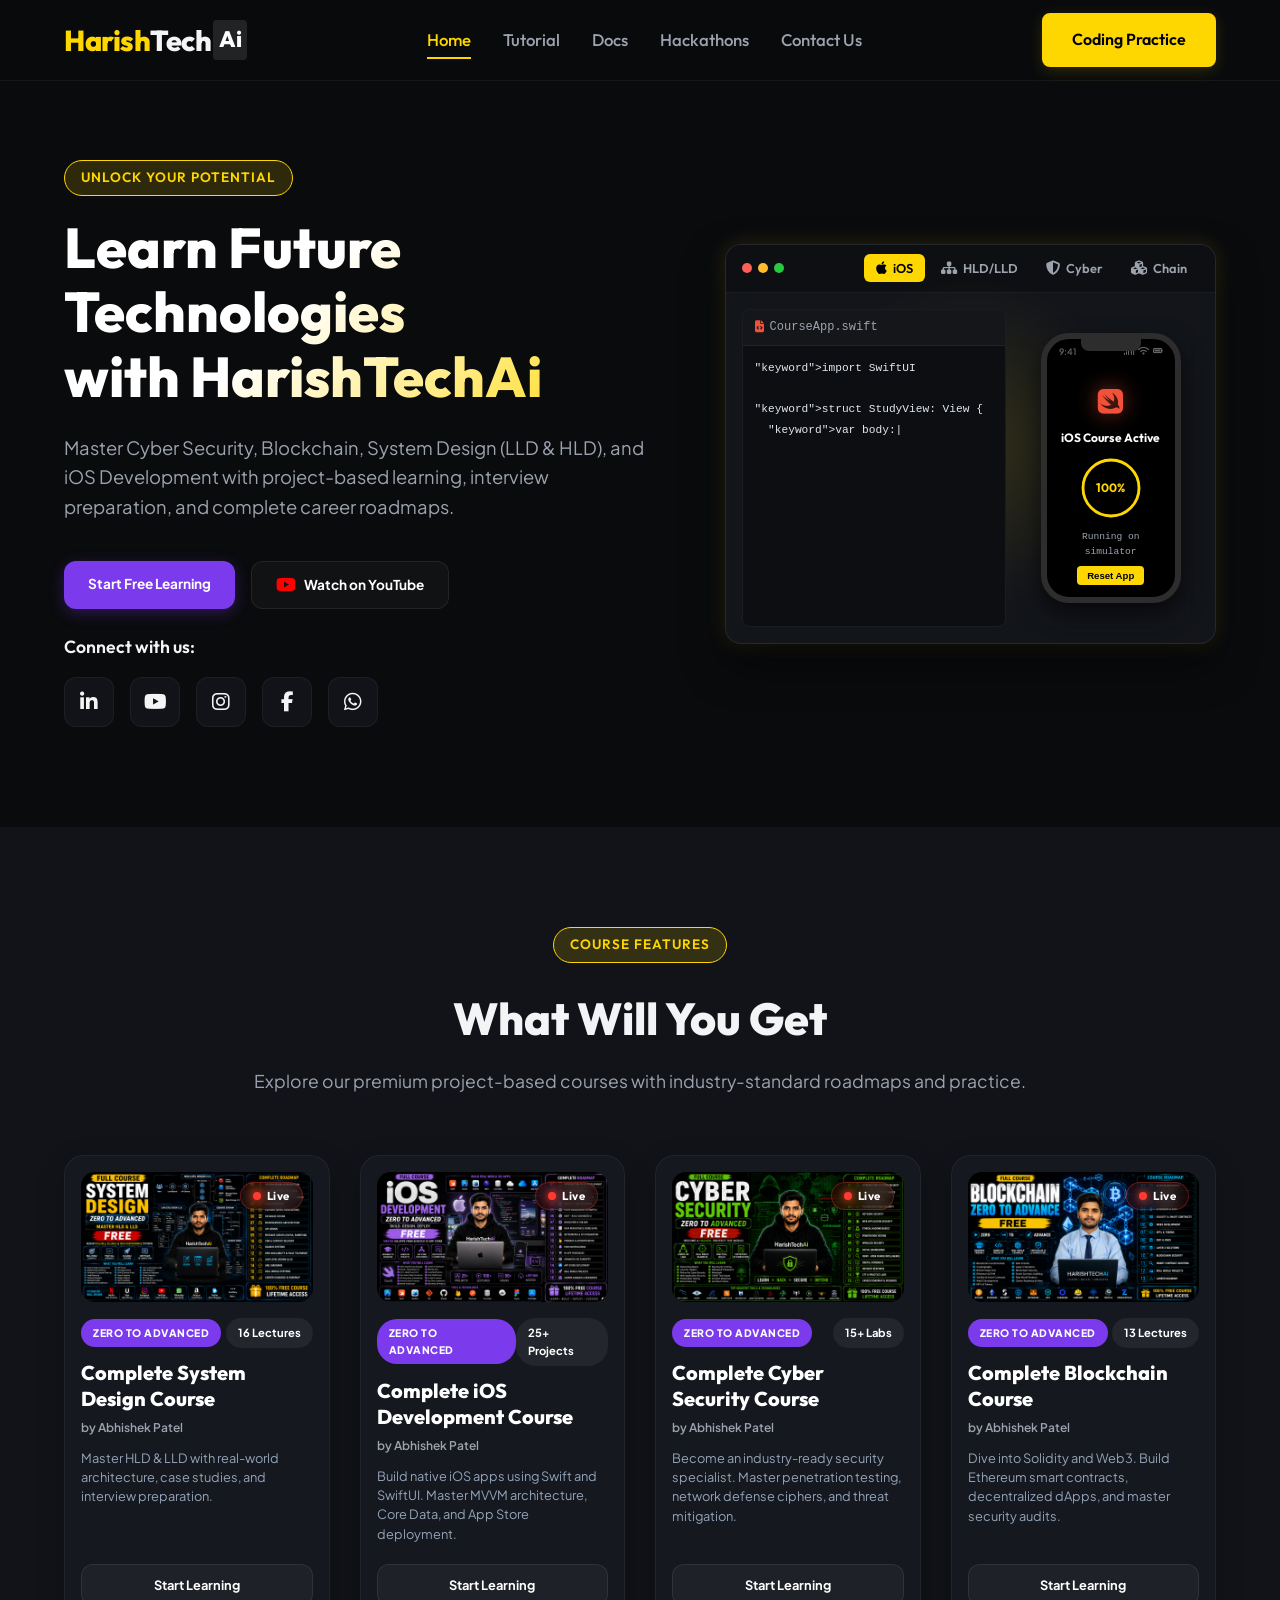
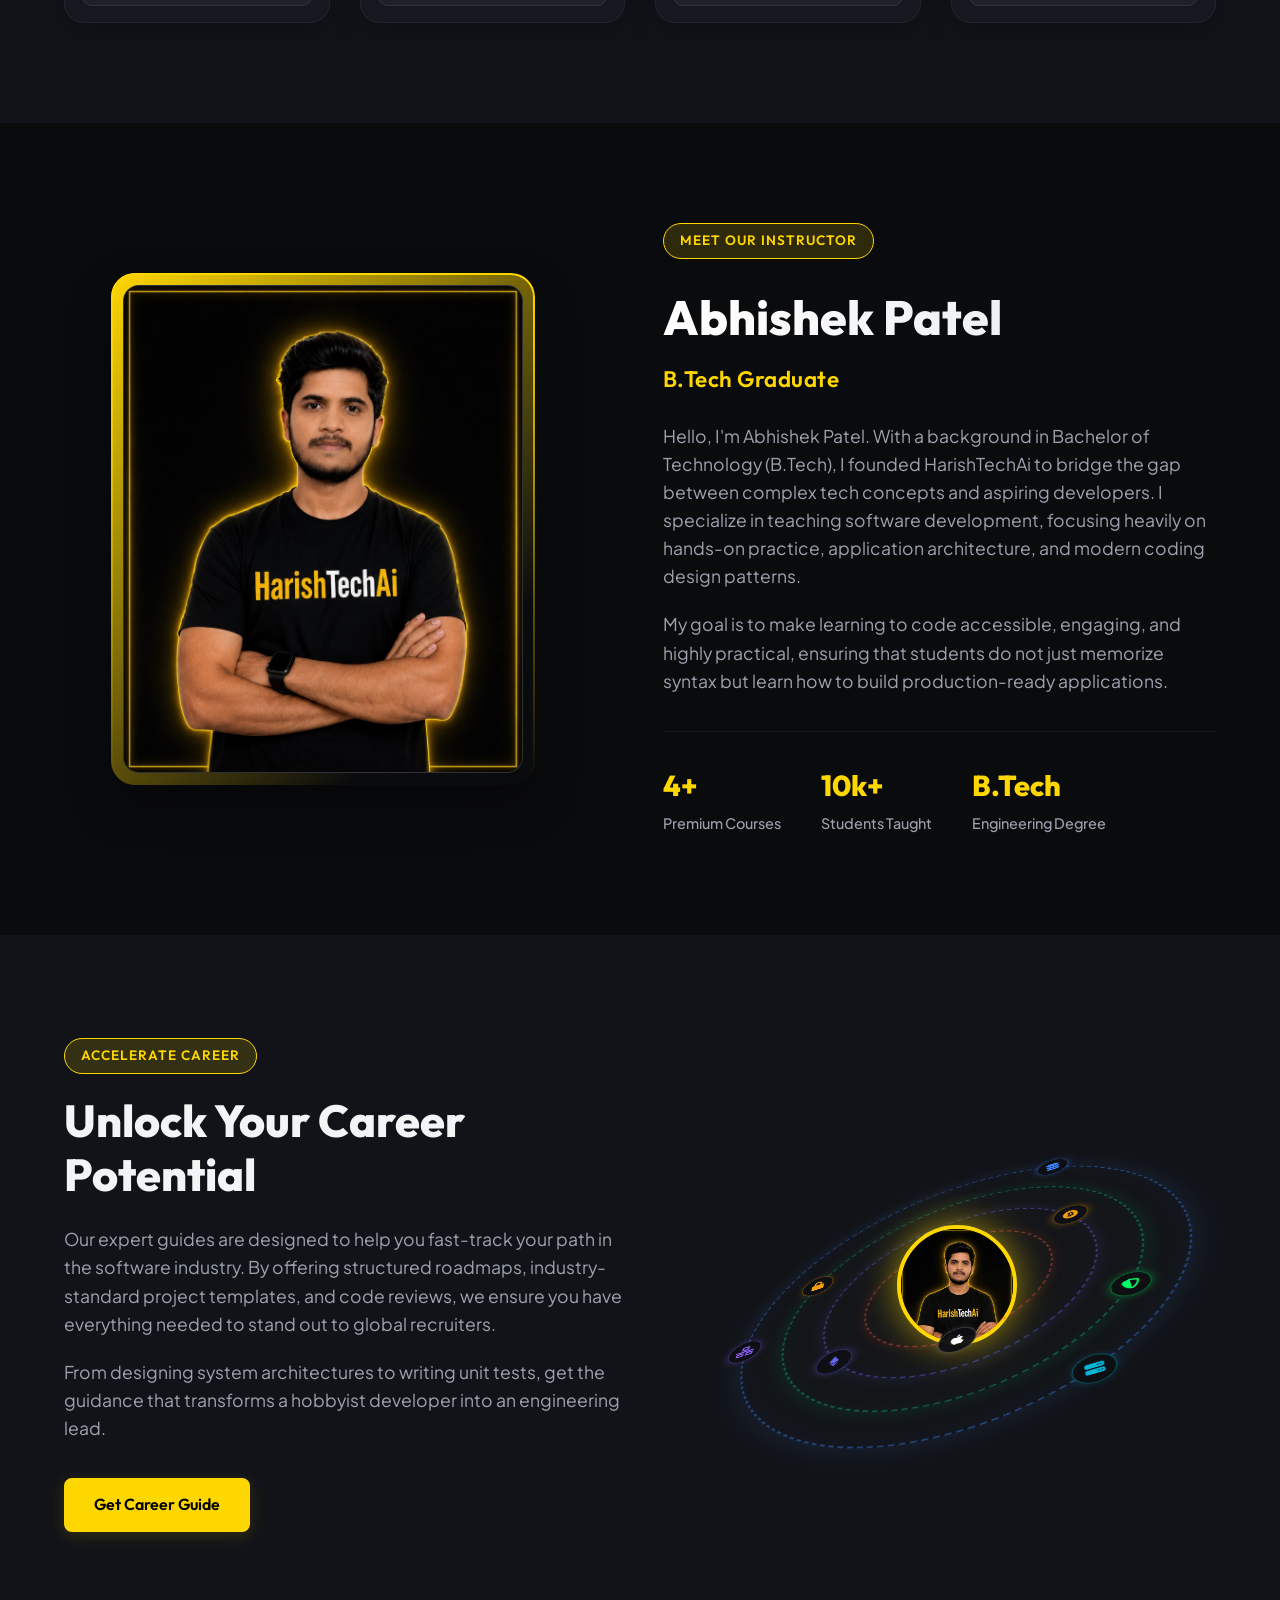
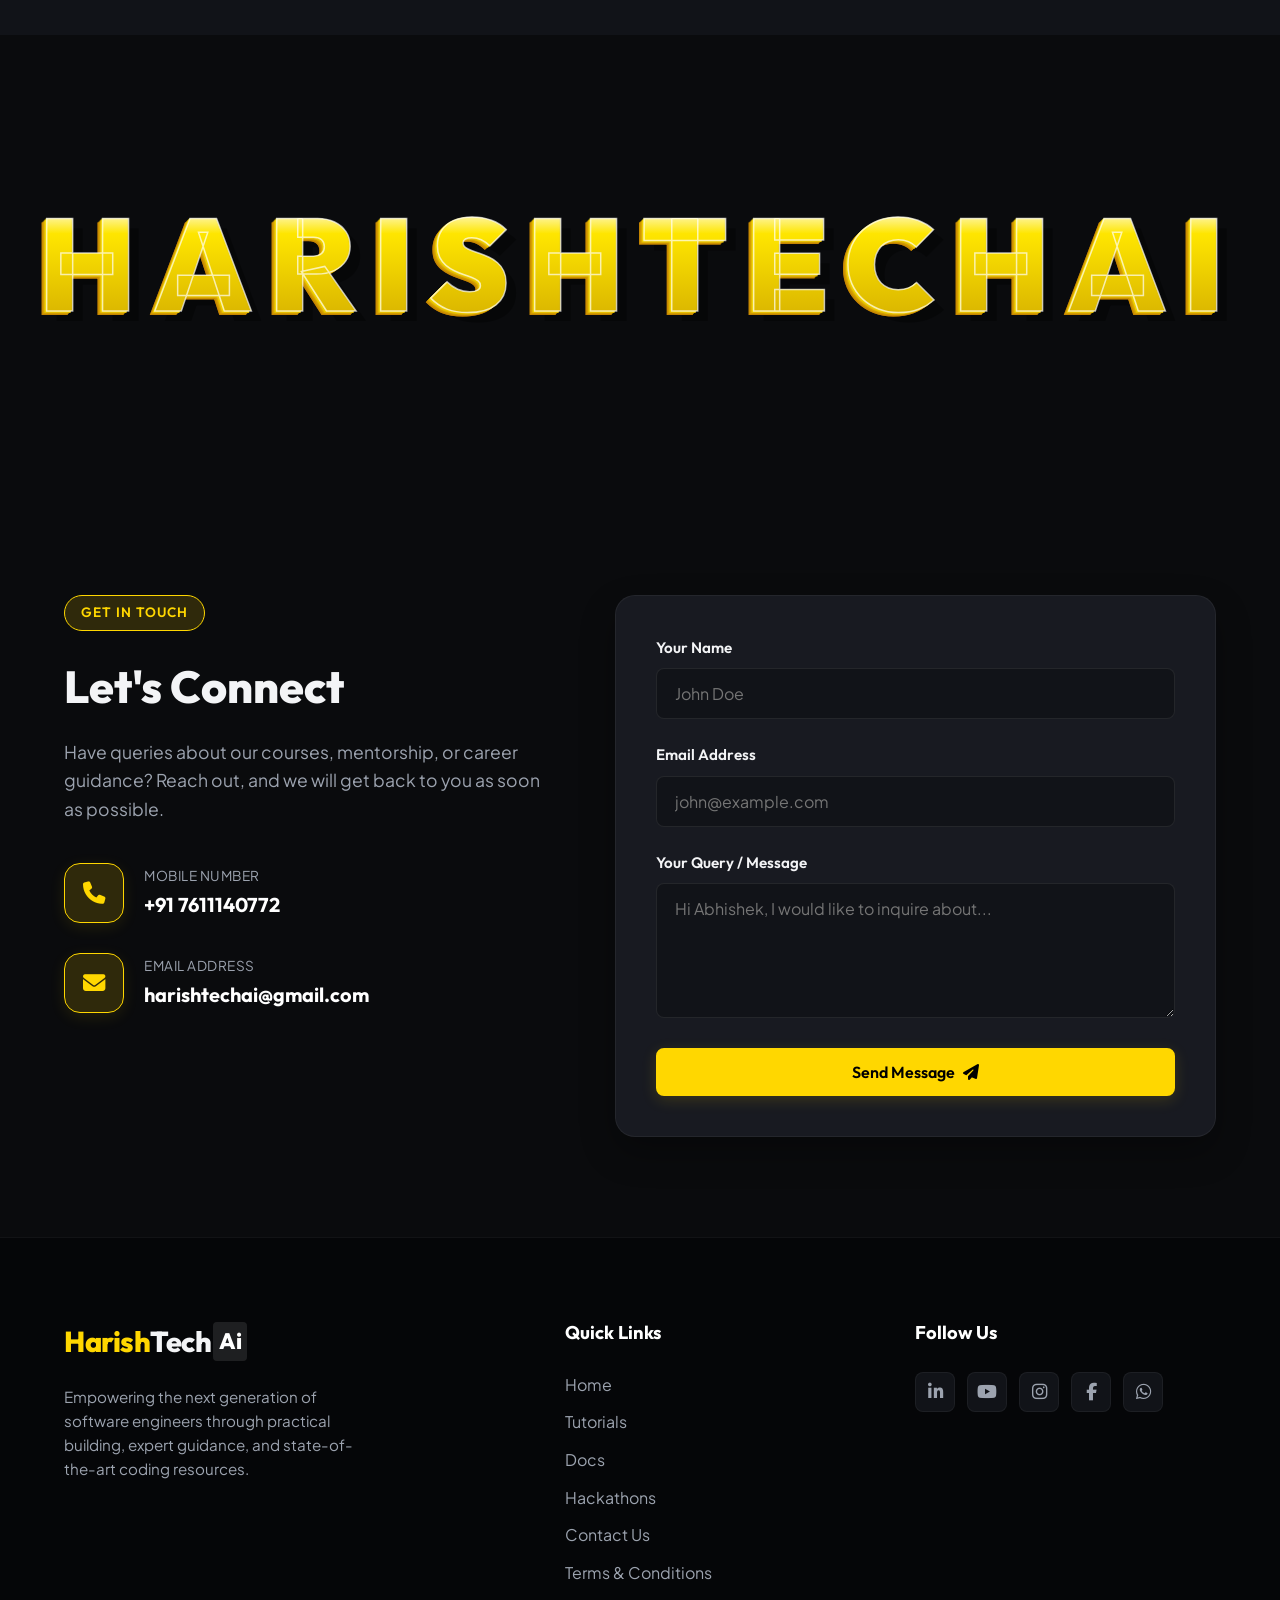
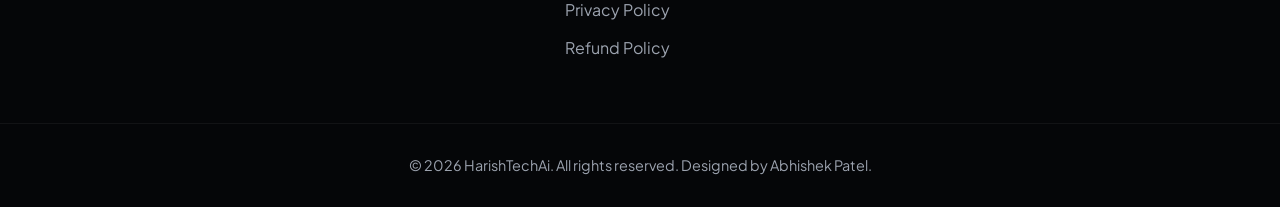
<file: harishtechai/index.html>
<!doctype html>
<html lang="en">


<head>
  <!-- Google tag (gtag.js) -->
<script async src="https://www.googletagmanager.com/gtag/js?id=G-RM6PFX1BXE"></script>
<script>
  window.dataLayer = window.dataLayer || [];
  function gtag(){dataLayer.push(arguments);}
  gtag('js', new Date());

  gtag('config', 'G-RM6PFX1BXE');
</script>
  <meta charset="UTF-8" />
  <meta name="viewport" content="width=device-width, initial-scale=1.0" />
  <meta name="description"
    content="HarishTechAi - Master coding practice, iOS development, Web development, and unlock your career potential with Abhishek Patel." />
  <title>HarishTechAi | Learn, Code, & Build</title>
  <!-- Favicon -->
  <link rel="icon" type="image/jpeg" href="assets/instructor.jpg" />
  <!-- Google Fonts -->
  <link rel="preconnect" href="https://fonts.googleapis.com" />
  <link rel="preconnect" href="https://fonts.gstatic.com" crossorigin />
  <link
    href="https://fonts.googleapis.com/css2?family=Outfit:wght@300;400;500;600;700;800&family=Plus+Jakarta+Sans:wght@300;400;500;600;700;800&display=swap"
    rel="stylesheet" />
  <!-- FontAwesome for Social Icons -->
  <link rel="stylesheet" href="https://cdnjs.cloudflare.com/ajax/libs/font-awesome/6.4.0/css/all.min.css" />
  <!-- Custom CSS -->
  <link rel="stylesheet" href="style.css" />
</head>

<body>
  <!-- Header -->
  <header class="header">
    <div class="container navbar">
      <a href="#home" class="logo">
        <span>Harish</span>Tech<span>Ai</span>
      </a>
      <nav class="nav-menu">
        <a href="#home" class="nav-link active">Home</a>
        <a href="#tutorials" class="nav-link">Tutorial</a>
        <a href="docs.html" class="nav-link">Docs</a>
        <a href="hackathons.html" class="nav-link">Hackathons</a>
        <a href="#contact" class="nav-link">Contact Us</a>
        <a href="coding-practice.html" class="nav-cta-mobile">Coding Practice</a>
      </nav>
      <div class="nav-cta">
        <a href="coding-practice.html" class="btn btn-primary">Coding Practice</a>
      </div>
      <button class="mobile-toggle" aria-label="Toggle Menu">
        <i class="fa-solid fa-bars"></i>
      </button>
    </div>
  </header>

  <!-- Main Content -->
  <main>
    <!-- Hero Section (Step 1) -->
    <section id="home" class="hero-section">
      <div class="container hero-grid">
        <div class="hero-content">
          <span class="badge">UNLOCK YOUR POTENTIAL</span>
          <h1 class="hero-title">Learn Future<br>Technologies<br>with HarishTechAi</h1>
          <p class="hero-desc">
            Master Cyber Security, Blockchain, System Design (LLD & HLD), and iOS Development with project-based
            learning, interview preparation, and complete career roadmaps.
          </p>
          <div class="hero-cta-buttons">
            <a href="#learning" class="btn-learning">Start Free Learning</a>
            <a href="https://www.youtube.com/@HarishTechAi" target="_blank" class="btn-youtube">
              <i class="fa-brands fa-youtube"></i> Watch on YouTube
            </a>
          </div>
          <div class="social-wrapper">
            <h3>Connect with us:</h3>
            <div class="social-links">
              <a href="https://www.linkedin.com/in/abhishek-patel-b68ab4277/" target="_blank" class="social-icon linkedin" title="LinkedIn">
                <i class="fa-brands fa-linkedin-in"></i>
              </a>
              <a href="https://www.youtube.com/@HarishTechAi" target="_blank" class="social-icon youtube" title="YouTube">
                <i class="fa-brands fa-youtube"></i>
              </a>
              <a href="https://www.instagram.com/harishtechai?igsh=MWxvNGt5Ym0wa3p4ZQ==" target="_blank" class="social-icon instagram" title="Instagram">
                <i class="fa-brands fa-instagram"></i>
              </a>
              <a href="https://www.facebook.com/share/1BzySK3huU/" target="_blank" class="social-icon facebook" title="Facebook">
                <i class="fa-brands fa-facebook-f"></i>
              </a>
              <a href="https://whatsapp.com/channel/0029VbDMzARHQbS3D6PaCd0p" target="_blank" class="social-icon whatsapp" title="WhatsApp">
                <i class="fa-brands fa-whatsapp"></i>
              </a>
            </div>
          </div>
        </div>
        <div class="hero-image-container">
          <div class="glowing-orb"></div>
          <div class="dashboard-container">
            <!-- Dashboard Header: Window controls and Tab selectors -->
            <div class="dashboard-header">
              <div class="window-controls">
                <span class="control-dot close"></span>
                <span class="control-dot minimize"></span>
                <span class="control-dot expand"></span>
              </div>
              <div class="dashboard-tabs">
                <button class="tab-btn active" data-tab="ios">
                  <i class="fa-brands fa-apple"></i> iOS
                </button>
                <button class="tab-btn" data-tab="sys-design">
                  <i class="fa-solid fa-sitemap"></i> HLD/LLD
                </button>
                <button class="tab-btn" data-tab="cyber">
                  <i class="fa-solid fa-shield-halved"></i> Cyber
                </button>
                <button class="tab-btn" data-tab="blockchain">
                  <i class="fa-solid fa-cubes"></i> Chain
                </button>
              </div>
            </div>

            <!-- Dashboard Screens -->
            <div class="dashboard-content">
              <!-- Screen 1: iOS -->
              <div class="dash-screen active" id="dash-ios">
                <div class="ios-grid">
                  <div class="code-editor">
                    <div class="editor-header">
                      <span class="file-name"><i class="fa-solid fa-file-code"></i> CourseApp.swift</span>
                    </div>
                    <div class="code-body">
                      <pre><code><span class="keyword">import</span> SwiftUI

<span class="keyword">struct</span> MainView: View {
  <span class="keyword">var</span> body: <span class="keyword">some</span> View {
    VStack {
      Text(<span class="string">"Learn iOS Development"</span>)
        .font(.title)
        .foregroundColor(.yellow)
      Spacer()
    }
  }
}</code></pre>
                    </div>
                  </div>
                  <div class="phone-simulator">
                    <div class="simulator-inner">
                      <div class="phone-notch"></div>
                      <div class="phone-status-bar">
                        <span>9:41</span>
                        <div class="status-icons">
                          <i class="fa-solid fa-signal"></i>
                          <i class="fa-solid fa-wifi"></i>
                          <i class="fa-solid fa-battery-full"></i>
                        </div>
                      </div>
                      <div class="phone-screen-content">
                        <div class="swift-glow-logo">
                          <i class="fa-brands fa-swift"></i>
                        </div>
                        <h3>iOS Course Active</h3>
                        <div class="ios-progress-container">
                          <div class="ios-circular-bar">
                            <svg viewBox="0 0 100 100">
                              <circle cx="50" cy="50" r="40"></circle>
                              <circle cx="50" cy="50" r="40" class="progress-fill-circle"></circle>
                            </svg>
                            <div class="progress-number">0%</div>
                          </div>
                        </div>
                        <span class="simulator-state">Ready</span>
                        <button class="simulator-action-btn">Compile & Run</button>
                      </div>
                    </div>
                  </div>
                </div>
              </div>

              <!-- Screen 2: HLD & LLD -->
              <div class="dash-screen" id="dash-sys-design">
                <div class="sys-design-tabs">
                  <button class="sys-tab-btn active" data-mode="hld">System Architecture (HLD)</button>
                  <button class="sys-tab-btn" data-mode="lld">Class Blueprint (LLD)</button>
                </div>
                <div class="sys-design-viewport">
                  <div class="hld-view active">
                    <div class="topology-wrapper">
                      <div class="sys-node client-node">
                        <div class="node-icon"><i class="fa-solid fa-desktop"></i></div>
                        <span>User Client</span>
                      </div>
                      <div class="sys-node lb-node">
                        <div class="node-icon"><i class="fa-solid fa-shuffle"></i></div>
                        <span>Load Balancer</span>
                      </div>
                      <div class="sys-services-group">
                        <div class="sys-node service-node">
                          <div class="node-icon"><i class="fa-solid fa-gears"></i></div>
                          <span>Auth Microservice</span>
                        </div>
                        <div class="sys-node service-node">
                          <div class="node-icon"><i class="fa-solid fa-graduation-cap"></i></div>
                          <span>Learning Service</span>
                        </div>
                      </div>
                      <div class="sys-storage-group">
                        <div class="sys-node db-node">
                          <div class="node-icon"><i class="fa-solid fa-database"></i></div>
                          <span>PostgreSQL</span>
                        </div>
                        <div class="sys-node redis-node">
                          <div class="node-icon"><i class="fa-solid fa-server"></i></div>
                          <span>Redis Cache</span>
                        </div>
                      </div>
                    </div>
                    <svg class="sys-connections">
                      <!-- Connect lines via absolute/relative SVG lines styled in CSS -->
                    </svg>
                  </div>
                  <div class="lld-view">
                    <div class="lld-diagram">
                      <div class="lld-class">
                        <div class="class-title">CourseManager</div>
                        <div class="class-props">
                          - courses: List&lt;Course&gt;<br>
                          - dbConn: DBConnector
                        </div>
                        <div class="class-methods">
                          + fetchAllCourses()<br>
                          + enrollStudent(id)
                        </div>
                      </div>
                      <div class="lld-connector">
                        <i class="fa-solid fa-arrow-right-long"></i>
                      </div>
                      <div class="lld-class interface">
                        <div class="class-title">&lt;&lt;Interface&gt;&gt;<br>DBConnector</div>
                        <div class="class-props"></div>
                        <div class="class-methods">
                          + connect()<br>
                          + query(sql)
                        </div>
                      </div>
                    </div>
                  </div>
                </div>
              </div>

              <!-- Screen 3: Cybersecurity -->
              <div class="dash-screen" id="dash-cyber">
                <canvas id="cyber-matrix-rain"></canvas>
                <div class="cyber-layout">
                  <div class="cyber-terminal">
                    <div class="terminal-header">
                      <span><i class="fa-solid fa-terminal"></i> security_audit.sh</span>
                    </div>
                    <div class="terminal-body" id="cyber-terminal-logs">
                      <!-- Filled by JS -->
                    </div>
                  </div>
                  <div class="cyber-status-panel">
                    <div class="radar-box">
                      <div class="radar-circle">
                        <div class="radar-sweep"></div>
                        <div class="radar-dot dot1"></div>
                        <div class="radar-dot dot2"></div>
                      </div>
                    </div>
                    <div class="security-status">
                      <i class="fa-solid fa-shield-halved secure-icon"></i>
                      <span class="status-lbl">SECURED</span>
                    </div>
                    <div class="key-decrypter">
                      <span class="decrypter-label">KEY STRENGTH</span>
                      <div class="decrypter-code" id="decrypter-key">DECRYPTING...</div>
                    </div>
                  </div>
                </div>
              </div>

              <!-- Screen 4: Blockchain -->
              <div class="dash-screen" id="dash-blockchain">
                <div class="blockchain-layout">
                  <div class="chain-viz">
                    <div class="chain-block block-validated">
                      <div class="block-header-title">Block #201</div>
                      <div class="block-detail">Hash: 0000x9a2f...</div>
                      <div class="block-detail">Nonce: 94812</div>
                      <div class="block-tag secure-tag">VALIDATED</div>
                    </div>
                    <div class="chain-link-arrow"><i class="fa-solid fa-link"></i></div>
                    <div class="chain-block block-validated">
                      <div class="block-header-title">Block #202</div>
                      <div class="block-detail">Hash: 0000x5c7b...</div>
                      <div class="block-detail">Nonce: 18274</div>
                      <div class="block-tag secure-tag">VALIDATED</div>
                    </div>
                    <div class="chain-link-arrow"><i class="fa-solid fa-link"></i></div>
                    <div class="chain-block block-unmined" id="target-mine-block">
                      <div class="block-header-title">Block #203</div>
                      <div class="block-detail" id="bc-hash-lbl">Hash: 8d2c49b01...</div>
                      <div class="block-detail" id="bc-nonce-lbl">Nonce: 29814</div>
                      <div class="block-tag mining-tag">UNMINED</div>
                    </div>
                  </div>
                  <div class="blockchain-controls">
                    <div class="network-stat">
                      <span>NETWORK HASHRATE</span>
                      <h4 class="hash-rate-val">68.4 MH/s</h4>
                    </div>
                    <button class="blockchain-btn" id="mine-block-btn">
                      <i class="fa-solid fa-gear"></i> Start Mining
                    </button>
                  </div>
                </div>
              </div>
            </div>
          </div>
        </div>
      </div>
    </section>

    <!-- What Will You Get Section (Step 2) -->
    <section id="tutorials" class="services-section">
      <div class="container">
        <div class="section-header">
          <span class="badge">Course Features</span>
          <h2 class="section-title">What Will You Get</h2>
          <p class="section-subtitle">
            Explore our premium project-based courses with industry-standard roadmaps and practice.
          </p>
        </div>

        <div class="cards-grid">
          <!-- Card 1: System Design -->
          <div class="course-card">
            <div class="course-card-banner">
              <img src="assets/course-sysdesign.jpg" alt="System Design Course" class="course-banner-img">
              <span class="live-status-badge">
                <span class="live-dot"></span> Live
              </span>
            </div>
            <div class="course-card-content">
              <div class="course-card-meta">
                <span class="course-badge badge-purple">ZERO TO ADVANCED</span>
                <span class="course-lectures">16 Lectures</span>
              </div>
              <h3 class="course-card-title">Complete System Design Course</h3>
              <span class="course-instructor">by Abhishek Patel</span>
              <p class="course-card-desc">
                Master HLD & LLD with real-world architecture, case studies, and interview preparation.
              </p>
              <div class="course-card-action">
                <a href="system-design.html" class="btn-learning-action">Start Learning</a>
              </div>
            </div>
          </div>

          <!-- Card 2: iOS Development -->
          <div class="course-card">
            <div class="course-card-banner">
              <img src="assets/course-ios.jpg" alt="iOS Development Course" class="course-banner-img">
              <span class="live-status-badge">
                <span class="live-dot"></span> Live
              </span>
            </div>
            <div class="course-card-content">
              <div class="course-card-meta">
                <span class="course-badge badge-purple">ZERO TO ADVANCED</span>
                <span class="course-lectures">25+ Projects</span>
              </div>
              <h3 class="course-card-title">Complete iOS Development Course</h3>
              <span class="course-instructor">by Abhishek Patel</span>
              <p class="course-card-desc">
                Build native iOS apps using Swift and SwiftUI. Master MVVM architecture, Core Data, and App Store
                deployment.
              </p>
              <div class="course-card-action">
                <a href="ios-development.html" class="btn-learning-action">Start Learning</a>
              </div>
            </div>
          </div>

          <!-- Card 3: Cyber Security -->
          <div class="course-card">
            <div class="course-card-banner">
              <img src="assets/course-cyber.jpg" alt="Cyber Security Course" class="course-banner-img">
              <span class="live-status-badge">
                <span class="live-dot"></span> Live
              </span>
            </div>
            <div class="course-card-content">
              <div class="course-card-meta">
                <span class="course-badge badge-purple">ZERO TO ADVANCED</span>
                <span class="course-lectures">15+ Labs</span>
              </div>
              <h3 class="course-card-title">Complete Cyber Security Course</h3>
              <span class="course-instructor">by Abhishek Patel</span>
              <p class="course-card-desc">
                Become an industry-ready security specialist. Master penetration testing, network defense ciphers, and
                threat mitigation.
              </p>
              <div class="course-card-action">
                <a href="cyber-security.html" class="btn-learning-action">Start Learning</a>
              </div>
            </div>
          </div>

          <!-- Card 4: Blockchain -->
          <div class="course-card">
            <div class="course-card-banner">
              <img src="assets/course-blockchain.jpg" alt="Blockchain Course" class="course-banner-img">
              <span class="live-status-badge">
                <span class="live-dot"></span> Live
              </span>
            </div>
            <div class="course-card-content">
              <div class="course-card-meta">
                <span class="course-badge badge-purple">ZERO TO ADVANCED</span>
                <span class="course-lectures">13 Lectures</span>
              </div>
              <h3 class="course-card-title">Complete Blockchain Course</h3>
              <span class="course-instructor">by Abhishek Patel</span>
              <p class="course-card-desc">
                Dive into Solidity and Web3. Build Ethereum smart contracts, decentralized dApps, and master security
                audits.
              </p>
              <div class="course-card-action">
                <a href="blockchain-development.html" class="btn-learning-action">Start Learning</a>
              </div>
            </div>
          </div>
        </div>
      </div>
    </section>


    <!-- Meet Our Instructor Section (Step 3) -->
    <section id="articles" class="instructor-section">
      <div class="container instructor-grid">
        <div class="instructor-image-side">
          <div class="image-frame">
            <img src="assets/instructor.jpg" alt="Abhishek Patel" class="instructor-img" />
          </div>
        </div>
        <div class="instructor-info-side">
          <span class="badge">Meet Our Instructor</span>
          <h2 class="instructor-name">Abhishek Patel</h2>
          <h3 class="instructor-edu">B.Tech Graduate</h3>
          <p class="instructor-bio">
            Hello, I'm Abhishek Patel. With a background in Bachelor of
            Technology (B.Tech), I founded HarishTechAi to bridge the gap
            between complex tech concepts and aspiring developers. I
            specialize in teaching software development, focusing heavily on
            hands-on practice, application architecture, and modern coding
            design patterns.
          </p>
          <p class="instructor-bio">
            My goal is to make learning to code accessible, engaging, and
            highly practical, ensuring that students do not just memorize
            syntax but learn how to build production-ready applications.
          </p>
          <div class="instructor-stats">
            <div class="stat-item">
              <h4>4+</h4>
              <p>Premium Courses</p>
            </div>
            <div class="stat-item">
              <h4>10k+</h4>
              <p>Students Taught</p>
            </div>
            <div class="stat-item">
              <h4>B.Tech</h4>
              <p>Engineering Degree</p>
            </div>
          </div>
        </div>
      </div>
    </section>

    <!-- Unlock Your Career Potential Section (Step 4) -->
    <section class="career-section">
      <div class="container career-grid">
        <div class="career-content">
          <span class="badge">Accelerate Career</span>
          <h2 class="career-title">Unlock Your Career Potential</h2>
          <p class="career-desc">
            Our expert guides are designed to help you fast-track your path in
            the software industry. By offering structured roadmaps,
            industry-standard project templates, and code reviews, we ensure
            you have everything needed to stand out to global recruiters.
          </p>
          <p class="career-desc">
            From designing system architectures to writing unit tests, get the
            guidance that transforms a hobbyist developer into an engineering
            lead.
          </p>
          <a href="#contact" class="btn btn-primary">Get Career Guide</a>
        </div>
        <div class="career-image-side">
          <div class="instructor-orbit-universe">
            <!-- Central Core: Abhishek Patel Photo -->
            <div class="orbit-instructor-core">
              <div class="instructor-image-wrapper">
                <img src="assets/instructor.jpg" alt="Abhishek Patel" class="instructor-img-circle">
              </div>
            </div>

            <!-- Orbit Track 1: iOS (Inner) -->
            <div class="orbit-ring ring-1">
              <div class="ring-logo logo-swift" style="--a: 0deg;" title="SwiftUI"><i class="fa-brands fa-swift"></i>
              </div>
              <div class="ring-logo logo-apple" style="--a: 180deg;" title="iOS Development"><i
                  class="fa-brands fa-apple"></i></div>
            </div>

            <!-- Orbit Track 2: Blockchain -->
            <div class="orbit-ring ring-2">
              <div class="ring-logo logo-bitcoin" style="--a: 60deg;" title="Bitcoin"><i
                  class="fa-brands fa-bitcoin"></i></div>
              <div class="ring-logo logo-ethereum" style="--a: 240deg;" title="Ethereum"><i
                  class="fa-brands fa-ethereum"></i></div>
            </div>

            <!-- Orbit Track 3: Cyber Security -->
            <div class="orbit-ring ring-3">
              <div class="ring-logo logo-shield" style="--a: 120deg;" title="Threat Protection"><i
                  class="fa-solid fa-shield-halved"></i></div>
              <div class="ring-logo logo-lock" style="--a: 300deg;" title="Access Control"><i
                  class="fa-solid fa-lock"></i></div>
            </div>

            <!-- Orbit Track 4: System Design (Outer) -->
            <div class="orbit-ring ring-4">
              <div class="ring-logo logo-database" style="--a: 30deg;" title="Database Scaling"><i
                  class="fa-solid fa-database"></i></div>
              <div class="ring-logo logo-server" style="--a: 150deg;" title="Backend Services"><i
                  class="fa-solid fa-server"></i></div>
              <div class="ring-logo logo-network" style="--a: 270deg;" title="Distributed Systems"><i
                  class="fa-solid fa-network-wired"></i></div>
            </div>
          </div>
        </div>
      </div>
    </section>

    <!-- HARISHTECHAI Banner Section (Step 5) -->
    <section class="brand-banner-section">
      <div class="brand-banner-container-fluid banner-content">
        <div class="brand-canvas-wrapper">
          <canvas id="brand-text-canvas"></canvas>
        </div>
      </div>
    </section>

    <!-- Get in Touch / Contact Section (Step 6) -->
    <section id="contact" class="contact-section">
      <div class="container contact-grid">
        <div class="contact-info-side">
          <span class="badge">Get in Touch</span>
          <h2 class="contact-title">Let's Connect</h2>
          <p class="contact-desc">
            Have queries about our courses, mentorship, or career guidance?
            Reach out, and we will get back to you as soon as possible.
          </p>

          <div class="contact-details">
            <div class="contact-item">
              <div class="contact-icon-box">
                <i class="fa-solid fa-phone"></i>
              </div>
              <div class="contact-text">
                <p class="label">Mobile Number</p>
                <a href="tel:7611140772" class="value">+91 7611140772</a>
              </div>
            </div>

            <div class="contact-item">
              <div class="contact-icon-box">
                <i class="fa-solid fa-envelope"></i>
              </div>
              <div class="contact-text">
                <p class="label">Email Address</p>
                <a href="mailto:harishtechai@gmail.com" class="value">harishtechai@gmail.com</a>
              </div>
            </div>
          </div>
        </div>

        <div class="contact-form-side">
          <div class="form-container">
            <form id="queryForm">
              <div class="form-group">
                <label for="name">Your Name</label>
                <input type="text" id="name" required placeholder="John Doe" />
              </div>
              <div class="form-group">
                <label for="email">Email Address</label>
                <input type="email" id="email" required placeholder="john@example.com" />
              </div>
              <div class="form-group">
                <label for="message">Your Query / Message</label>
                <textarea id="message" rows="5" required
                  placeholder="Hi Abhishek, I would like to inquire about..."></textarea>
              </div>
              <button type="submit" class="btn btn-primary btn-block">
                Send Message <i class="fa-solid fa-paper-plane"></i>
              </button>
            </form>
            <div id="formFeedback" class="form-feedback"></div>
          </div>
        </div>
      </div>
    </section>
  </main>

  <!-- Footer -->
  <footer class="footer">
    <div class="container footer-grid">
      <div class="footer-brand">
        <a href="#home" class="logo">
          <span>Harish</span>Tech<span>Ai</span>
        </a>
        <p>
          Empowering the next generation of software engineers through
          practical building, expert guidance, and state-of-the-art coding
          resources.
        </p>
      </div>
      <div class="footer-links">
        <h4>Quick Links</h4>
        <ul>
          <li><a href="#home">Home</a></li>
          <li><a href="#tutorials">Tutorials</a></li>
          <li><a href="docs.html">Docs</a></li>
          <li><a href="hackathons.html">Hackathons</a></li>
          <li><a href="#contact">Contact Us</a></li>
          <li><a href="terms-and-conditions.html">Terms &amp; Conditions</a></li>
          <li><a href="privacy-policy.html">Privacy Policy</a></li>
          <li><a href="refund-policy.html">Refund Policy</a></li>
        </ul>
      </div>
      <div class="footer-social">
        <h4>Follow Us</h4>
        <div class="footer-icons">
          <a href="https://www.linkedin.com/in/abhishek-patel-b68ab4277/" target="_blank"><i class="fa-brands fa-linkedin-in"></i></a>
          <a href="https://www.youtube.com/@HarishTechAi" target="_blank"><i class="fa-brands fa-youtube"></i></a>
          <a href="https://www.instagram.com/harishtechai?igsh=MWxvNGt5Ym0wa3p4ZQ==" target="_blank"><i class="fa-brands fa-instagram"></i></a>
          <a href="https://www.facebook.com/share/1BzySK3huU/" target="_blank"><i class="fa-brands fa-facebook-f"></i></a>
          <a href="https://whatsapp.com/channel/0029VbDMzARHQbS3D6PaCd0p" target="_blank"><i class="fa-brands fa-whatsapp"></i></a>
        </div>
      </div>
    </div>
    <div class="footer-bottom">
      <p>
        &copy; 2026 HarishTechAi. All rights reserved. Designed by Abhishek
        Patel.
      </p>
    </div>
  </footer>

  <!-- Custom Script -->
  <script src="script.js"></script>
</body>

</html>
</file>
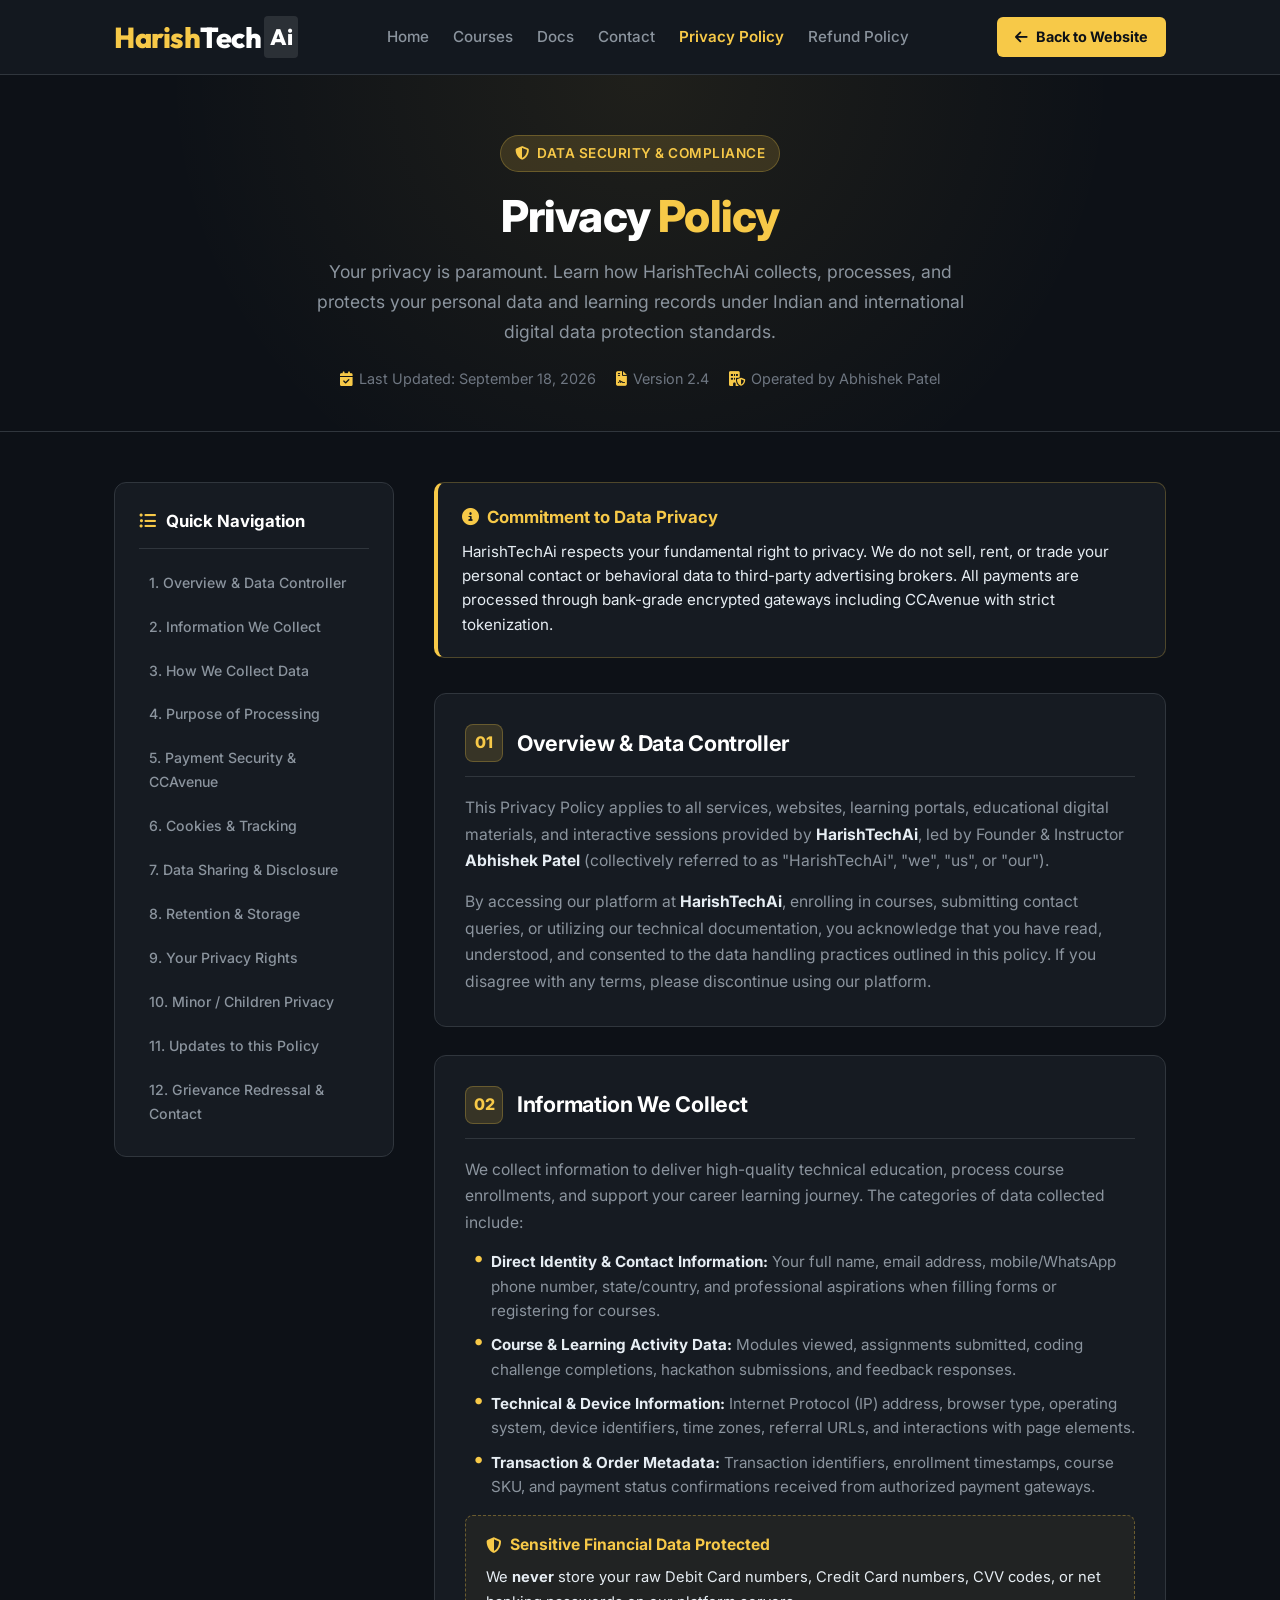
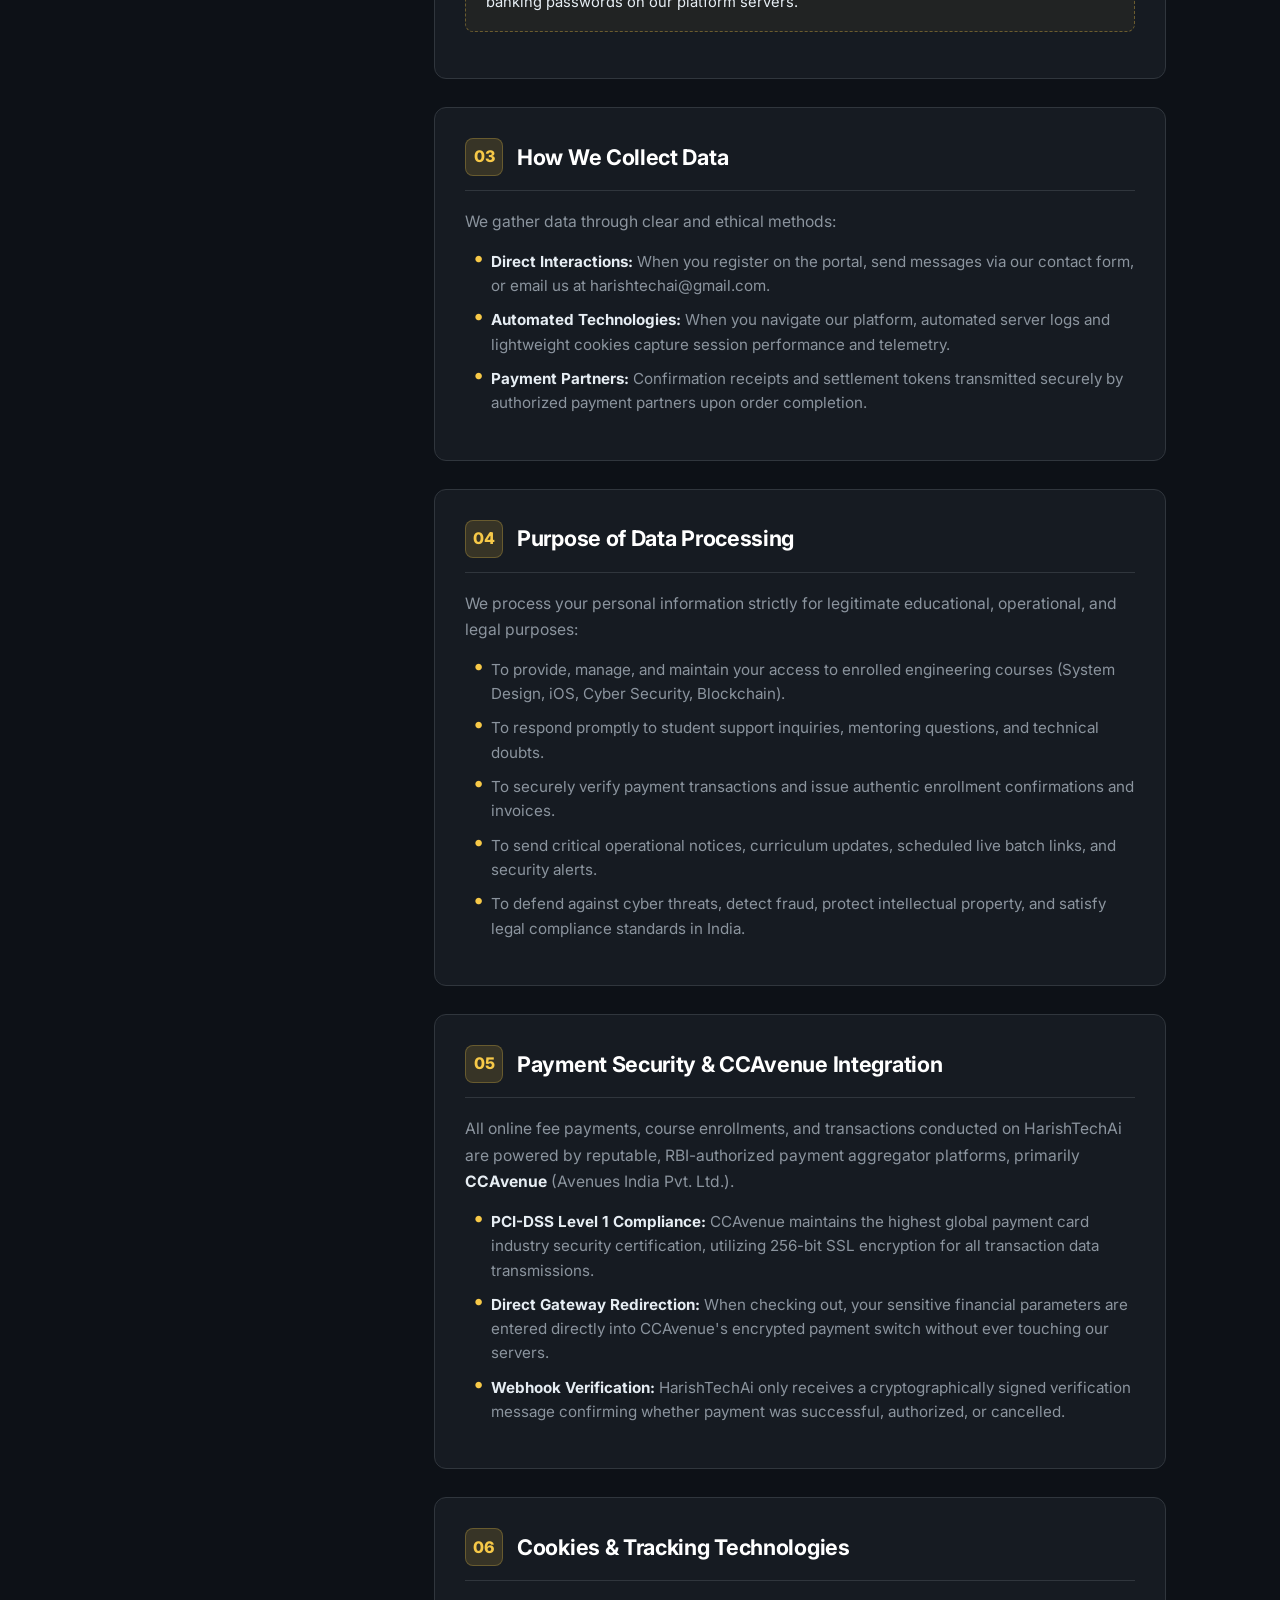
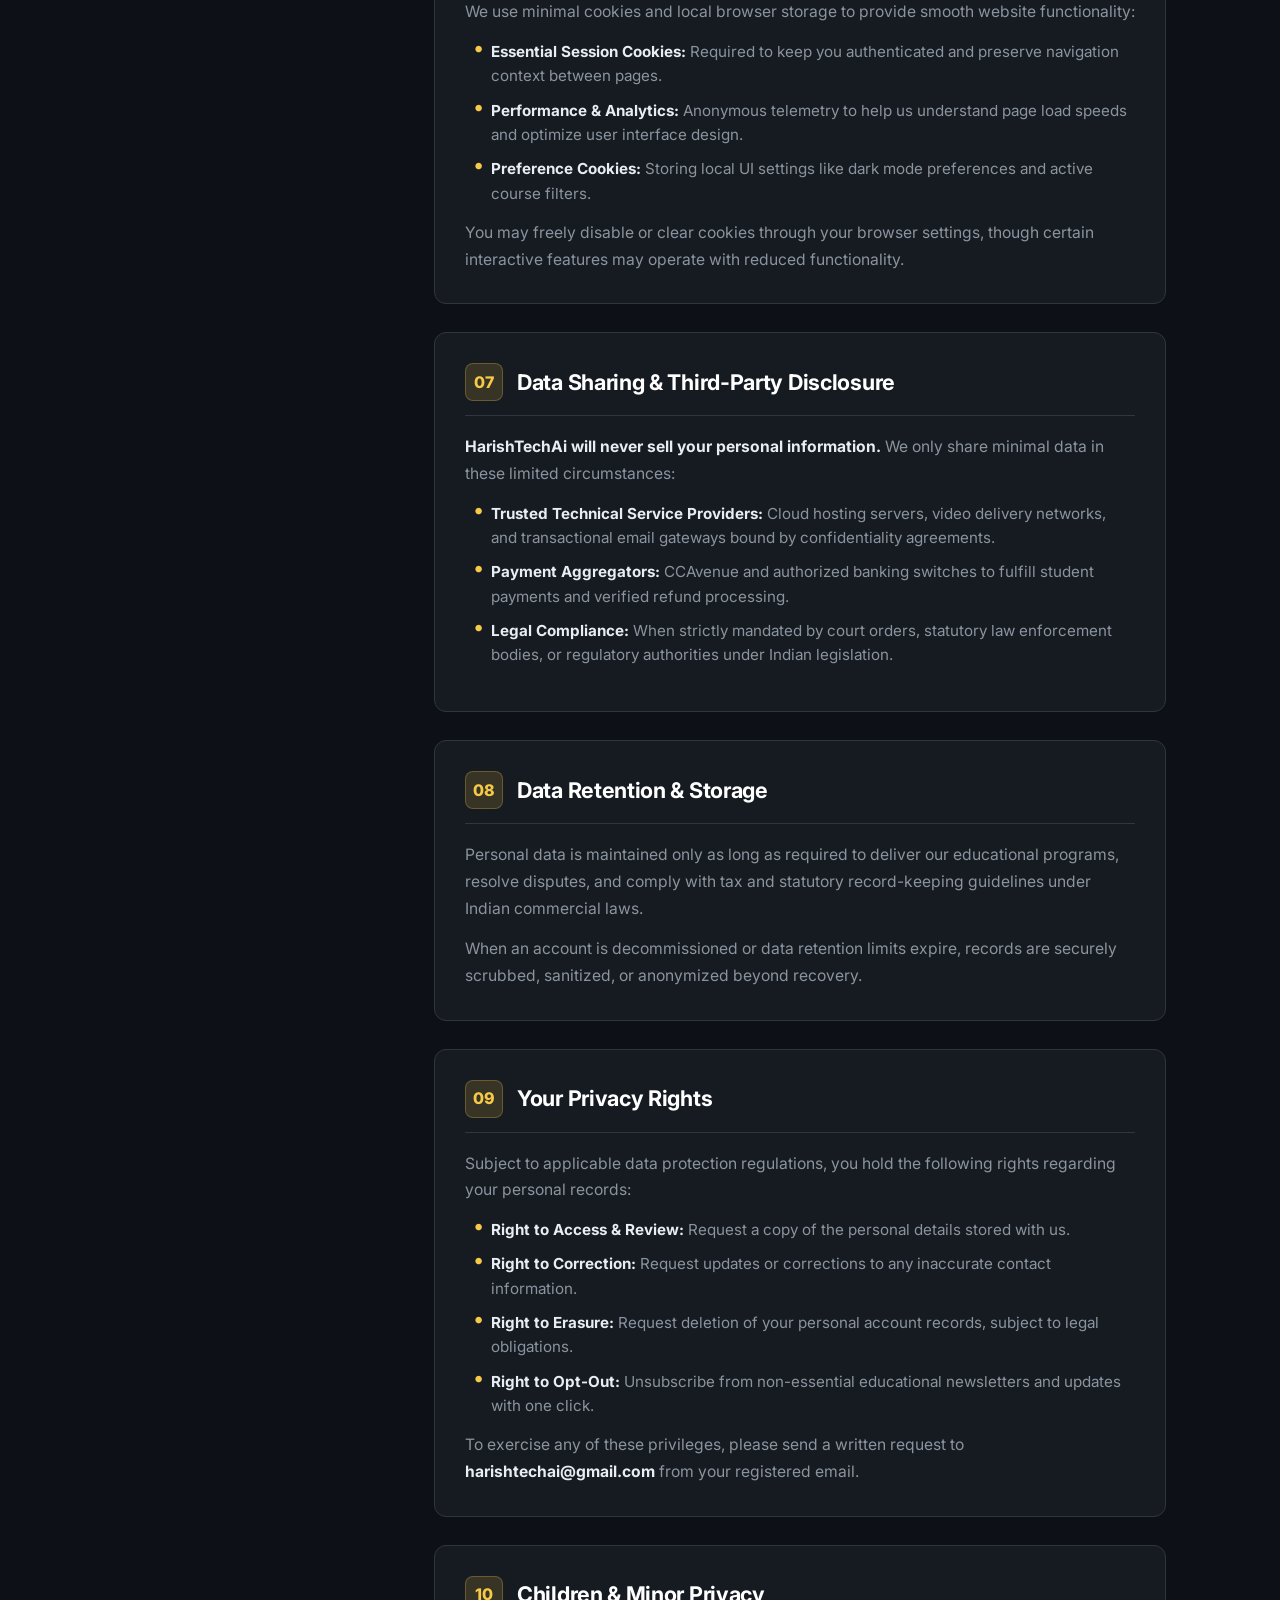
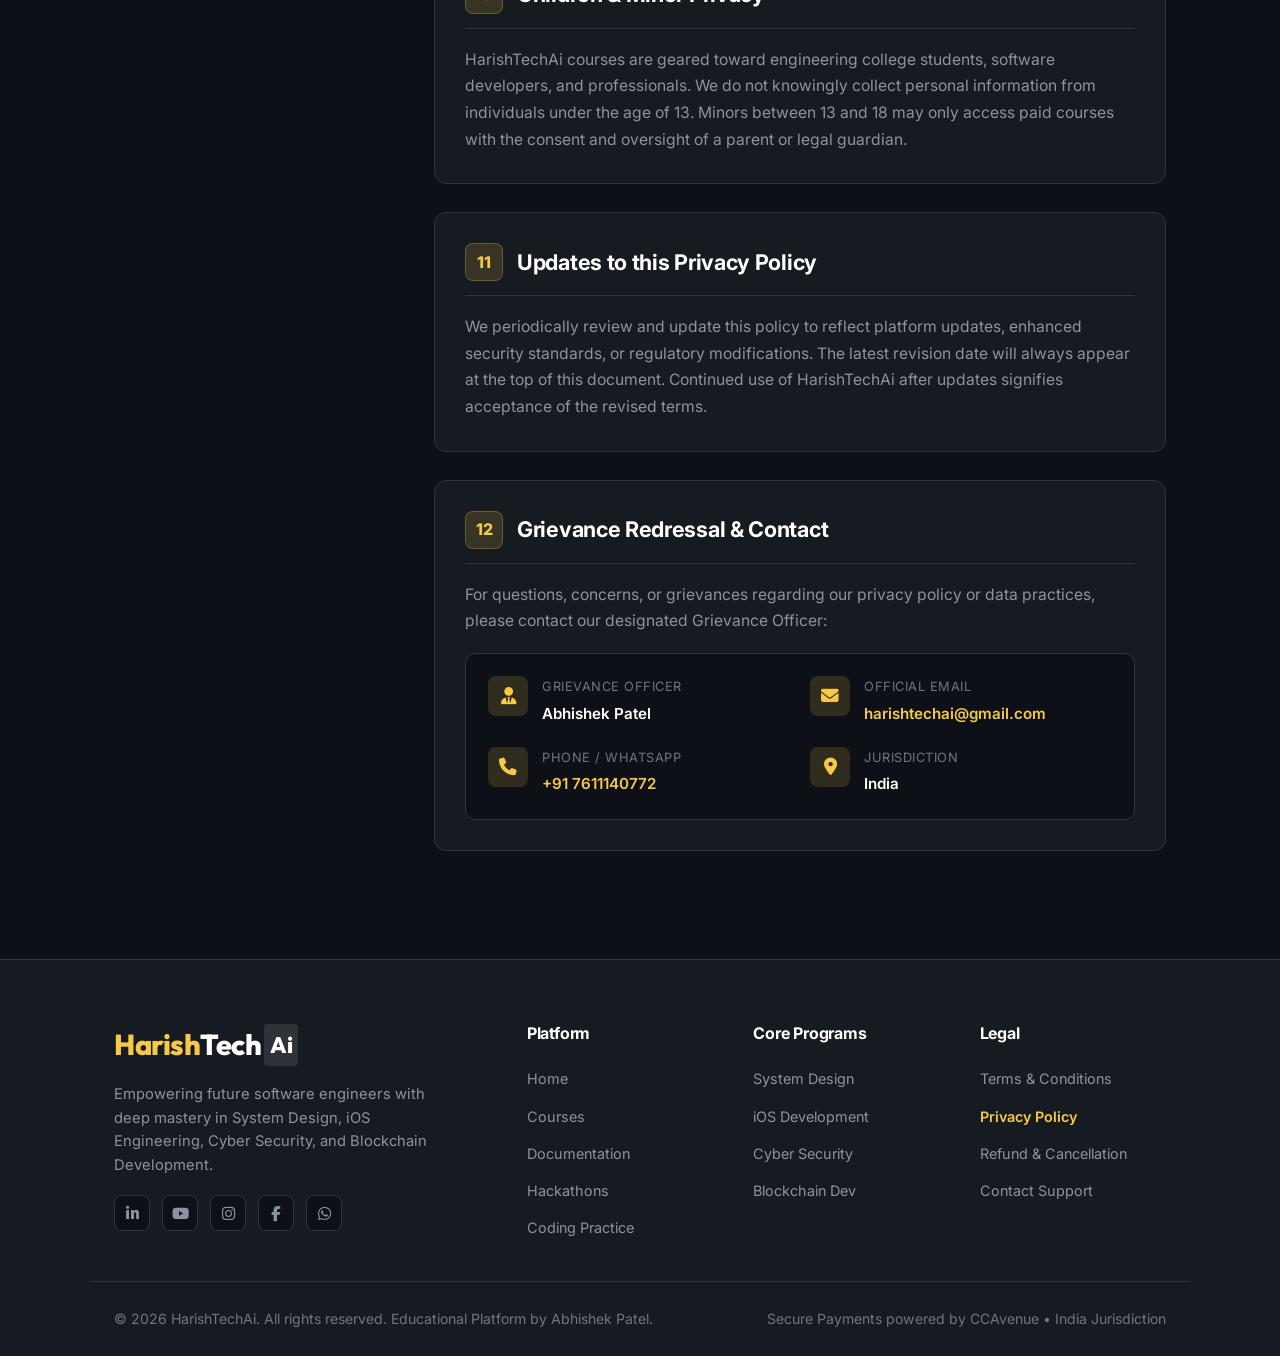
<file: privacy-policy.html>
<!DOCTYPE html>
<html lang="en">

<head>
  <meta charset="UTF-8" />
  <meta name="viewport" content="width=device-width, initial-scale=1.0" />
  <title>Privacy Policy | HarishTechAi</title>
  <meta name="description"
    content="Privacy Policy for HarishTechAi - Understand how we collect, safeguard, and process your personal and transactional information across our tech education platform." />

  <!-- Favicon -->
  <link rel="icon" type="image/jpeg" href="assets/instructor.jpg" />

  <!-- Google Fonts: Outfit & Inter -->
  <link rel="preconnect" href="https://fonts.googleapis.com" />
  <link rel="preconnect" href="https://fonts.gstatic.com" crossorigin />
  <link href="https://fonts.googleapis.com/css2?family=Outfit:wght@700;800&family=Inter:wght@300;400;500;600;700;800&display=swap"
    rel="stylesheet" />

  <!-- FontAwesome for Icons -->
  <link rel="stylesheet" href="https://cdnjs.cloudflare.com/ajax/libs/font-awesome/6.4.0/css/all.min.css" />

  <style>
    /* ===================================================
       CSS Reset & Variables (Dark Theme & Yellow Accent)
       =================================================== */
    :root {
      --bg-main: #0d1117;
      --bg-card: #161b22;
      --bg-card-hover: #1c2128;
      --bg-glass: rgba(22, 27, 34, 0.85);
      --border-color: #30363d;
      --border-light: rgba(247, 201, 72, 0.25);
      --accent-yellow: #f7c948;
      --accent-yellow-glow: rgba(247, 201, 72, 0.15);
      --accent-yellow-hover: #dfb234;
      --text-main: #e6edf3;
      --text-muted: #8b949e;
      --text-dim: #6e7681;
      --font-stack: 'Inter', -apple-system, BlinkMacSystemFont, 'Segoe UI', Roboto, sans-serif;
      --container-width: 1100px;
      --transition-smooth: all 0.25s ease-in-out;
    }

    * {
      margin: 0;
      padding: 0;
      box-sizing: border-box;
      scroll-behavior: smooth;
    }

    body {
      background-color: var(--bg-main);
      color: var(--text-main);
      font-family: var(--font-stack);
      line-height: 1.7;
      font-size: 16px;
      -webkit-font-smoothing: antialiased;
      -moz-osx-font-smoothing: grayscale;
      overflow-x: hidden;
    }

    a {
      color: var(--accent-yellow);
      text-decoration: none;
      transition: var(--transition-smooth);
    }

    a:hover {
      text-decoration: underline;
    }

    .container {
      width: 100%;
      max-width: var(--container-width);
      margin: 0 auto;
      padding: 0 24px;
    }

    /* ===================================================
       Header & Navigation Bar
       =================================================== */
    .header {
      position: sticky;
      top: 0;
      z-index: 100;
      background: var(--bg-glass);
      backdrop-filter: blur(12px);
      -webkit-backdrop-filter: blur(12px);
      border-bottom: 1px solid var(--border-color);
      transition: var(--transition-smooth);
    }

    .navbar {
      display: flex;
      height: 74px;
      align-items: center;
      justify-content: space-between;
    }

    .logo {
      font-family: 'Outfit', 'Inter', -apple-system, BlinkMacSystemFont, sans-serif;
      font-weight: 800;
      font-size: 1.8rem;
      color: #ffffff;
      text-decoration: none;
      letter-spacing: -0.5px;
      display: flex;
      align-items: center;
    }

    .logo span:first-child {
      color: var(--accent-yellow);
    }

    .logo span:last-child {
      color: #ffffff;
      background-color: rgba(255, 255, 255, 0.1);
      padding: 2px 6px;
      border-radius: 4px;
      margin-left: 3px;
      font-size: 1.4rem;
    }

    .logo:hover {
      text-decoration: none;
      opacity: 0.95;
    }

    .nav-links {
      display: flex;
      align-items: center;
      gap: 24px;
      list-style: none;
    }

    .nav-links a {
      color: var(--text-muted);
      font-size: 0.95rem;
      font-weight: 500;
      text-decoration: none;
    }

    .nav-links a:hover {
      color: var(--accent-yellow);
      text-decoration: none;
    }

    .nav-btn {
      background-color: var(--accent-yellow);
      color: #0d1117 !important;
      font-weight: 700;
      font-size: 0.9rem;
      padding: 8px 18px;
      border-radius: 6px;
      transition: var(--transition-smooth);
      display: inline-flex;
      align-items: center;
      gap: 8px;
    }

    .nav-btn:hover {
      background-color: #ffffff;
      color: #0d1117 !important;
      transform: translateY(-1px);
      box-shadow: 0 4px 15px rgba(247, 201, 72, 0.3);
      text-decoration: none;
    }

    /* ===================================================
       Hero Banner
       =================================================== */
    .page-hero {
      padding: 60px 0 40px;
      border-bottom: 1px solid var(--border-color);
      background: radial-gradient(circle at 50% 0%, rgba(247, 201, 72, 0.08) 0%, transparent 65%);
      text-align: center;
    }

    .badge {
      display: inline-flex;
      align-items: center;
      gap: 8px;
      padding: 6px 14px;
      background: var(--accent-yellow-glow);
      border: 1px solid var(--border-light);
      border-radius: 50px;
      color: var(--accent-yellow);
      font-size: 0.85rem;
      font-weight: 600;
      letter-spacing: 0.5px;
      text-transform: uppercase;
      margin-bottom: 18px;
    }

    .page-hero h1 {
      font-size: 2.75rem;
      font-weight: 800;
      line-height: 1.2;
      margin-bottom: 14px;
      color: #ffffff;
      letter-spacing: -0.8px;
    }

    .page-hero h1 span {
      color: var(--accent-yellow);
    }

    .page-hero p {
      color: var(--text-muted);
      font-size: 1.1rem;
      max-width: 680px;
      margin: 0 auto 20px;
    }

    .meta-info {
      display: flex;
      justify-content: center;
      flex-wrap: wrap;
      gap: 20px;
      color: var(--text-dim);
      font-size: 0.9rem;
    }

    .meta-info span {
      display: inline-flex;
      align-items: center;
      gap: 6px;
    }

    .meta-info span i {
      color: var(--accent-yellow);
    }

    /* ===================================================
       Main Layout (TOC + Content)
       =================================================== */
    .content-wrapper {
      display: grid;
      grid-template-columns: 280px 1fr;
      gap: 40px;
      padding: 50px 0 80px;
      align-items: start;
    }

    /* Sticky Sidebar / Table of Contents */
    .sidebar {
      position: sticky;
      top: 100px;
      background: var(--bg-card);
      border: 1px solid var(--border-color);
      border-radius: 12px;
      padding: 24px;
    }

    .sidebar h3 {
      font-size: 1.05rem;
      font-weight: 700;
      color: #ffffff;
      margin-bottom: 16px;
      display: flex;
      align-items: center;
      gap: 10px;
      border-bottom: 1px solid var(--border-color);
      padding-bottom: 12px;
    }

    .sidebar h3 i {
      color: var(--accent-yellow);
    }

    .toc-list {
      list-style: none;
      display: flex;
      flex-direction: column;
      gap: 8px;
      max-height: calc(100vh - 220px);
      overflow-y: auto;
      padding-right: 4px;
    }

    .toc-list::-webkit-scrollbar {
      width: 4px;
    }

    .toc-list::-webkit-scrollbar-thumb {
      background: var(--border-color);
      border-radius: 4px;
    }

    .toc-list a {
      color: var(--text-muted);
      font-size: 0.88rem;
      font-weight: 500;
      display: block;
      padding: 6px 10px;
      border-radius: 6px;
      transition: var(--transition-smooth);
      text-decoration: none;
    }

    .toc-list a:hover {
      background: var(--accent-yellow-glow);
      color: var(--accent-yellow);
      transform: translateX(3px);
    }

    /* Policy Body */
    .terms-content {
      background: transparent;
    }

    .notice-box {
      background: var(--bg-card);
      border: 1px solid var(--border-light);
      border-left: 4px solid var(--accent-yellow);
      border-radius: 10px;
      padding: 20px 24px;
      margin-bottom: 35px;
    }

    .notice-box h4 {
      color: var(--accent-yellow);
      font-size: 1.05rem;
      font-weight: 700;
      margin-bottom: 8px;
      display: flex;
      align-items: center;
      gap: 8px;
    }

    .notice-box p {
      color: var(--text-main);
      font-size: 0.95rem;
      line-height: 1.6;
      margin: 0;
    }

    .section-block {
      background: var(--bg-card);
      border: 1px solid var(--border-color);
      border-radius: 12px;
      padding: 30px;
      margin-bottom: 28px;
      transition: var(--transition-smooth);
    }

    .section-block:hover {
      border-color: rgba(247, 201, 72, 0.4);
    }

    .section-header {
      display: flex;
      align-items: center;
      gap: 14px;
      margin-bottom: 18px;
      border-bottom: 1px solid var(--border-color);
      padding-bottom: 14px;
    }

    .section-number {
      width: 38px;
      height: 38px;
      background: var(--accent-yellow-glow);
      border: 1px solid var(--border-light);
      color: var(--accent-yellow);
      font-weight: 800;
      font-size: 1rem;
      border-radius: 8px;
      display: flex;
      align-items: center;
      justify-content: center;
      flex-shrink: 0;
    }

    .section-header h2 {
      font-size: 1.35rem;
      font-weight: 700;
      color: #ffffff;
      letter-spacing: -0.3px;
    }

    .section-body p {
      color: var(--text-muted);
      font-size: 0.98rem;
      margin-bottom: 14px;
      line-height: 1.7;
    }

    .section-body p:last-child {
      margin-bottom: 0;
    }

    .section-body strong {
      color: var(--text-main);
    }

    .section-body ul {
      list-style: none;
      margin: 14px 0;
      display: flex;
      flex-direction: column;
      gap: 10px;
    }

    .section-body ul li {
      position: relative;
      padding-left: 26px;
      color: var(--text-muted);
      font-size: 0.95rem;
      line-height: 1.6;
    }

    .section-body ul li::before {
      content: "•";
      position: absolute;
      left: 8px;
      color: var(--accent-yellow);
      font-size: 1.3rem;
      line-height: 1;
      top: -2px;
    }

    .highlight-card {
      background: rgba(247, 201, 72, 0.05);
      border: 1px dashed rgba(247, 201, 72, 0.35);
      border-radius: 8px;
      padding: 16px 20px;
      margin: 16px 0;
    }

    .highlight-card h4 {
      color: var(--accent-yellow);
      font-size: 0.98rem;
      margin-bottom: 6px;
      display: flex;
      align-items: center;
      gap: 8px;
    }

    .highlight-card p {
      color: var(--text-main);
      font-size: 0.92rem;
      margin: 0;
    }

    /* Contact Details Box */
    .contact-card {
      background: #0d1117;
      border: 1px solid var(--border-color);
      border-radius: 10px;
      padding: 22px;
      margin-top: 18px;
      display: grid;
      grid-template-columns: repeat(auto-fit, minmax(220px, 1fr));
      gap: 20px;
    }

    .contact-info-item {
      display: flex;
      align-items: flex-start;
      gap: 14px;
    }

    .contact-info-item .icon {
      width: 40px;
      height: 40px;
      border-radius: 8px;
      background: var(--accent-yellow-glow);
      color: var(--accent-yellow);
      display: flex;
      align-items: center;
      justify-content: center;
      flex-shrink: 0;
      font-size: 1.1rem;
    }

    .contact-info-item .label {
      font-size: 0.8rem;
      color: var(--text-dim);
      text-transform: uppercase;
      letter-spacing: 0.5px;
      margin-bottom: 3px;
    }

    .contact-info-item .val {
      font-size: 0.95rem;
      color: #ffffff;
      font-weight: 600;
    }

    /* ===================================================
       Footer
       =================================================== */
    .footer {
      background: var(--bg-card);
      border-top: 1px solid var(--border-color);
      padding: 60px 0 25px;
    }

    .footer-grid {
      display: grid;
      grid-template-columns: 2fr 1fr 1fr 1fr;
      gap: 40px;
      margin-bottom: 40px;
    }

    .footer-brand .logo {
      margin-bottom: 14px;
    }

    .footer-brand p {
      color: var(--text-muted);
      font-size: 0.92rem;
      line-height: 1.6;
      max-width: 320px;
      margin-bottom: 18px;
    }

    .footer-column h4 {
      color: #ffffff;
      font-size: 1rem;
      font-weight: 700;
      margin-bottom: 18px;
      letter-spacing: -0.2px;
    }

    .footer-column ul {
      list-style: none;
      display: flex;
      flex-direction: column;
      gap: 10px;
    }

    .footer-column ul a {
      color: var(--text-muted);
      font-size: 0.9rem;
      text-decoration: none;
    }

    .footer-column ul a:hover {
      color: var(--accent-yellow);
    }

    .footer-social-links {
      display: flex;
      gap: 12px;
    }

    .footer-social-links a {
      width: 36px;
      height: 36px;
      background: #0d1117;
      border: 1px solid var(--border-color);
      border-radius: 8px;
      display: flex;
      align-items: center;
      justify-content: center;
      color: var(--text-muted);
      font-size: 0.95rem;
      transition: var(--transition-smooth);
      text-decoration: none;
    }

    .footer-social-links a:hover {
      background: var(--accent-yellow);
      color: #0d1117;
      border-color: var(--accent-yellow);
      transform: translateY(-2px);
    }

    .footer-bottom {
      border-top: 1px solid var(--border-color);
      padding-top: 25px;
      display: flex;
      align-items: center;
      justify-content: space-between;
      flex-wrap: wrap;
      gap: 15px;
      font-size: 0.88rem;
      color: var(--text-dim);
    }

    /* Responsive */
    @media (max-width: 992px) {
      .content-wrapper {
        grid-template-columns: 1fr;
      }

      .sidebar {
        position: static;
        margin-bottom: 30px;
      }

      .toc-list {
        max-height: 260px;
      }

      .footer-grid {
        grid-template-columns: 1fr 1fr;
      }
    }

    @media (max-width: 768px) {
      .nav-links {
        display: none;
      }

      .page-hero h1 {
        font-size: 2.1rem;
      }

      .footer-grid {
        grid-template-columns: 1fr;
      }

      .section-block {
        padding: 22px;
      }
    }
  </style>
</head>

<body>

  <!-- Header / Navigation Bar -->
  <header class="header">
    <div class="container navbar">
      <a href="index.html" class="logo">
        <span>Harish</span>Tech<span>Ai</span>
      </a>
      <ul class="nav-links">
        <li><a href="index.html">Home</a></li>
        <li><a href="index.html#learning">Courses</a></li>
        <li><a href="docs.html">Docs</a></li>
        <li><a href="index.html#contact">Contact</a></li>
        <li><a href="privacy-policy.html" style="color: var(--accent-yellow); font-weight: 600;">Privacy Policy</a></li>
        <li><a href="refund-policy.html">Refund Policy</a></li>
      </ul>
      <a href="index.html" class="nav-btn">
        <i class="fa-solid fa-arrow-left"></i> Back to Website
      </a>
    </div>
  </header>

  <!-- Page Hero Banner -->
  <section class="page-hero">
    <div class="container">
      <span class="badge">
        <i class="fa-solid fa-shield-halved"></i> Data Security &amp; Compliance
      </span>
      <h1>Privacy <span>Policy</span></h1>
      <p>
        Your privacy is paramount. Learn how HarishTechAi collects, processes, and protects your personal data and
        learning records under Indian and international digital data protection standards.
      </p>
      <div class="meta-info">
        <span><i class="fa-solid fa-calendar-check"></i> Last Updated: September 18, 2026</span>
        <span><i class="fa-solid fa-file-contract"></i> Version 2.4</span>
        <span><i class="fa-solid fa-building-shield"></i> Operated by Abhishek Patel</span>
      </div>
    </div>
  </section>

  <!-- Main Content Area -->
  <main class="container">
    <div class="content-wrapper">

      <!-- Sticky Table of Contents Sidebar -->
      <aside class="sidebar">
        <h3><i class="fa-solid fa-list-ul"></i> Quick Navigation</h3>
        <ul class="toc-list">
          <li><a href="#intro">1. Overview &amp; Data Controller</a></li>
          <li><a href="#information-we-collect">2. Information We Collect</a></li>
          <li><a href="#how-we-collect">3. How We Collect Data</a></li>
          <li><a href="#use-of-data">4. Purpose of Processing</a></li>
          <li><a href="#payment-security">5. Payment Security &amp; CCAvenue</a></li>
          <li><a href="#cookies">6. Cookies &amp; Tracking</a></li>
          <li><a href="#data-sharing">7. Data Sharing &amp; Disclosure</a></li>
          <li><a href="#data-retention">8. Retention &amp; Storage</a></li>
          <li><a href="#user-rights">9. Your Privacy Rights</a></li>
          <li><a href="#children">10. Minor / Children Privacy</a></li>
          <li><a href="#policy-updates">11. Updates to this Policy</a></li>
          <li><a href="#contact-us">12. Grievance Redressal &amp; Contact</a></li>
        </ul>
      </aside>

      <!-- Terms / Privacy Content Body -->
      <div class="terms-content">

        <!-- Mandatory Notice Box -->
        <div class="notice-box">
          <h4><i class="fa-solid fa-circle-info"></i> Commitment to Data Privacy</h4>
          <p>
            HarishTechAi respects your fundamental right to privacy. We do not sell, rent, or trade your personal
            contact or behavioral data to third-party advertising brokers. All payments are processed through bank-grade
            encrypted gateways including CCAvenue with strict tokenization.
          </p>
        </div>

        <!-- Section 1: Overview & Data Controller -->
        <section id="intro" class="section-block">
          <div class="section-header">
            <div class="section-number">01</div>
            <h2>Overview &amp; Data Controller</h2>
          </div>
          <div class="section-body">
            <p>
              This Privacy Policy applies to all services, websites, learning portals, educational digital materials, and
              interactive sessions provided by <strong>HarishTechAi</strong>, led by Founder &amp; Instructor
              <strong>Abhishek Patel</strong> (collectively referred to as "HarishTechAi", "we", "us", or "our").
            </p>
            <p>
              By accessing our platform at <strong>HarishTechAi</strong>, enrolling in courses, submitting contact queries,
              or utilizing our technical documentation, you acknowledge that you have read, understood, and consented to
              the data handling practices outlined in this policy. If you disagree with any terms, please discontinue using
              our platform.
            </p>
          </div>
        </section>

        <!-- Section 2: Information We Collect -->
        <section id="information-we-collect" class="section-block">
          <div class="section-header">
            <div class="section-number">02</div>
            <h2>Information We Collect</h2>
          </div>
          <div class="section-body">
            <p>
              We collect information to deliver high-quality technical education, process course enrollments, and support
              your career learning journey. The categories of data collected include:
            </p>
            <ul>
              <li>
                <strong>Direct Identity &amp; Contact Information:</strong> Your full name, email address, mobile/WhatsApp
                phone number, state/country, and professional aspirations when filling forms or registering for courses.
              </li>
              <li>
                <strong>Course &amp; Learning Activity Data:</strong> Modules viewed, assignments submitted, coding challenge
                completions, hackathon submissions, and feedback responses.
              </li>
              <li>
                <strong>Technical &amp; Device Information:</strong> Internet Protocol (IP) address, browser type, operating
                system, device identifiers, time zones, referral URLs, and interactions with page elements.
              </li>
              <li>
                <strong>Transaction &amp; Order Metadata:</strong> Transaction identifiers, enrollment timestamps, course SKU,
                and payment status confirmations received from authorized payment gateways.
              </li>
            </ul>
            <div class="highlight-card">
              <h4><i class="fa-solid fa-shield-halved"></i> Sensitive Financial Data Protected</h4>
              <p>
                We <strong>never</strong> store your raw Debit Card numbers, Credit Card numbers, CVV codes, or net banking
                passwords on our platform servers.
              </p>
            </div>
          </div>
        </section>

        <!-- Section 3: How We Collect Data -->
        <section id="how-we-collect" class="section-block">
          <div class="section-header">
            <div class="section-number">03</div>
            <h2>How We Collect Data</h2>
          </div>
          <div class="section-body">
            <p>We gather data through clear and ethical methods:</p>
            <ul>
              <li><strong>Direct Interactions:</strong> When you register on the portal, send messages via our contact form, or email us at harishtechai@gmail.com.</li>
              <li><strong>Automated Technologies:</strong> When you navigate our platform, automated server logs and lightweight cookies capture session performance and telemetry.</li>
              <li><strong>Payment Partners:</strong> Confirmation receipts and settlement tokens transmitted securely by authorized payment partners upon order completion.</li>
            </ul>
          </div>
        </section>

        <!-- Section 4: Purpose of Processing -->
        <section id="use-of-data" class="section-block">
          <div class="section-header">
            <div class="section-number">04</div>
            <h2>Purpose of Data Processing</h2>
          </div>
          <div class="section-body">
            <p>We process your personal information strictly for legitimate educational, operational, and legal purposes:</p>
            <ul>
              <li>To provide, manage, and maintain your access to enrolled engineering courses (System Design, iOS, Cyber Security, Blockchain).</li>
              <li>To respond promptly to student support inquiries, mentoring questions, and technical doubts.</li>
              <li>To securely verify payment transactions and issue authentic enrollment confirmations and invoices.</li>
              <li>To send critical operational notices, curriculum updates, scheduled live batch links, and security alerts.</li>
              <li>To defend against cyber threats, detect fraud, protect intellectual property, and satisfy legal compliance standards in India.</li>
            </ul>
          </div>
        </section>

        <!-- Section 5: Payment Security & CCAvenue -->
        <section id="payment-security" class="section-block">
          <div class="section-header">
            <div class="section-number">05</div>
            <h2>Payment Security &amp; CCAvenue Integration</h2>
          </div>
          <div class="section-body">
            <p>
              All online fee payments, course enrollments, and transactions conducted on HarishTechAi are powered by
              reputable, RBI-authorized payment aggregator platforms, primarily <strong>CCAvenue</strong> (Avenues India Pvt. Ltd.).
            </p>
            <ul>
              <li>
                <strong>PCI-DSS Level 1 Compliance:</strong> CCAvenue maintains the highest global payment card industry security
                certification, utilizing 256-bit SSL encryption for all transaction data transmissions.
              </li>
              <li>
                <strong>Direct Gateway Redirection:</strong> When checking out, your sensitive financial parameters are entered directly
                into CCAvenue's encrypted payment switch without ever touching our servers.
              </li>
              <li>
                <strong>Webhook Verification:</strong> HarishTechAi only receives a cryptographically signed verification message confirming
                whether payment was successful, authorized, or cancelled.
              </li>
            </ul>
          </div>
        </section>

        <!-- Section 6: Cookies & Tracking -->
        <section id="cookies" class="section-block">
          <div class="section-header">
            <div class="section-number">06</div>
            <h2>Cookies &amp; Tracking Technologies</h2>
          </div>
          <div class="section-body">
            <p>
              We use minimal cookies and local browser storage to provide smooth website functionality:
            </p>
            <ul>
              <li><strong>Essential Session Cookies:</strong> Required to keep you authenticated and preserve navigation context between pages.</li>
              <li><strong>Performance &amp; Analytics:</strong> Anonymous telemetry to help us understand page load speeds and optimize user interface design.</li>
              <li><strong>Preference Cookies:</strong> Storing local UI settings like dark mode preferences and active course filters.</li>
            </ul>
            <p>
              You may freely disable or clear cookies through your browser settings, though certain interactive features may
              operate with reduced functionality.
            </p>
          </div>
        </section>

        <!-- Section 7: Data Sharing & Disclosure -->
        <section id="data-sharing" class="section-block">
          <div class="section-header">
            <div class="section-number">07</div>
            <h2>Data Sharing &amp; Third-Party Disclosure</h2>
          </div>
          <div class="section-body">
            <p>
              <strong>HarishTechAi will never sell your personal information.</strong> We only share minimal data in these limited circumstances:
            </p>
            <ul>
              <li><strong>Trusted Technical Service Providers:</strong> Cloud hosting servers, video delivery networks, and transactional email gateways bound by confidentiality agreements.</li>
              <li><strong>Payment Aggregators:</strong> CCAvenue and authorized banking switches to fulfill student payments and verified refund processing.</li>
              <li><strong>Legal Compliance:</strong> When strictly mandated by court orders, statutory law enforcement bodies, or regulatory authorities under Indian legislation.</li>
            </ul>
          </div>
        </section>

        <!-- Section 8: Retention & Storage -->
        <section id="data-retention" class="section-block">
          <div class="section-header">
            <div class="section-number">08</div>
            <h2>Data Retention &amp; Storage</h2>
          </div>
          <div class="section-body">
            <p>
              Personal data is maintained only as long as required to deliver our educational programs, resolve disputes, and
              comply with tax and statutory record-keeping guidelines under Indian commercial laws.
            </p>
            <p>
              When an account is decommissioned or data retention limits expire, records are securely scrubbed, sanitized, or
              anonymized beyond recovery.
            </p>
          </div>
        </section>

        <!-- Section 9: Your Privacy Rights -->
        <section id="user-rights" class="section-block">
          <div class="section-header">
            <div class="section-number">09</div>
            <h2>Your Privacy Rights</h2>
          </div>
          <div class="section-body">
            <p>Subject to applicable data protection regulations, you hold the following rights regarding your personal records:</p>
            <ul>
              <li><strong>Right to Access &amp; Review:</strong> Request a copy of the personal details stored with us.</li>
              <li><strong>Right to Correction:</strong> Request updates or corrections to any inaccurate contact information.</li>
              <li><strong>Right to Erasure:</strong> Request deletion of your personal account records, subject to legal obligations.</li>
              <li><strong>Right to Opt-Out:</strong> Unsubscribe from non-essential educational newsletters and updates with one click.</li>
            </ul>
            <p>
              To exercise any of these privileges, please send a written request to <strong>harishtechai@gmail.com</strong> from your registered email.
            </p>
          </div>
        </section>

        <!-- Section 10: Minor / Children Privacy -->
        <section id="children" class="section-block">
          <div class="section-header">
            <div class="section-number">10</div>
            <h2>Children &amp; Minor Privacy</h2>
          </div>
          <div class="section-body">
            <p>
              HarishTechAi courses are geared toward engineering college students, software developers, and professionals.
              We do not knowingly collect personal information from individuals under the age of 13. Minors between 13 and 18
              may only access paid courses with the consent and oversight of a parent or legal guardian.
            </p>
          </div>
        </section>

        <!-- Section 11: Updates to Policy -->
        <section id="policy-updates" class="section-block">
          <div class="section-header">
            <div class="section-number">11</div>
            <h2>Updates to this Privacy Policy</h2>
          </div>
          <div class="section-body">
            <p>
              We periodically review and update this policy to reflect platform updates, enhanced security standards, or
              regulatory modifications. The latest revision date will always appear at the top of this document. Continued
              use of HarishTechAi after updates signifies acceptance of the revised terms.
            </p>
          </div>
        </section>

        <!-- Section 12: Grievance Officer & Contact -->
        <section id="contact-us" class="section-block">
          <div class="section-header">
            <div class="section-number">12</div>
            <h2>Grievance Redressal &amp; Contact</h2>
          </div>
          <div class="section-body">
            <p>
              For questions, concerns, or grievances regarding our privacy policy or data practices, please contact our
              designated Grievance Officer:
            </p>

            <div class="contact-card">
              <div class="contact-info-item">
                <div class="icon"><i class="fa-solid fa-user-tie"></i></div>
                <div>
                  <div class="label">Grievance Officer</div>
                  <div class="val">Abhishek Patel</div>
                </div>
              </div>

              <div class="contact-info-item">
                <div class="icon"><i class="fa-solid fa-envelope"></i></div>
                <div>
                  <div class="label">Official Email</div>
                  <div class="val"><a href="mailto:harishtechai@gmail.com">harishtechai@gmail.com</a></div>
                </div>
              </div>

              <div class="contact-info-item">
                <div class="icon"><i class="fa-solid fa-phone"></i></div>
                <div>
                  <div class="label">Phone / WhatsApp</div>
                  <div class="val"><a href="tel:7611140772">+91 7611140772</a></div>
                </div>
              </div>

              <div class="contact-info-item">
                <div class="icon"><i class="fa-solid fa-location-dot"></i></div>
                <div>
                  <div class="label">Jurisdiction</div>
                  <div class="val">India</div>
                </div>
              </div>
            </div>
          </div>
        </section>

      </div>
    </div>
  </main>

  <!-- Footer -->
  <footer class="footer">
    <div class="container footer-grid">
      <!-- Brand column -->
      <div class="footer-brand">
        <a href="index.html" class="logo">
          <span>Harish</span>Tech<span>Ai</span>
        </a>
        <p>
          Empowering future software engineers with deep mastery in System Design, iOS Engineering, Cyber Security, and
          Blockchain Development.
        </p>
        <div class="footer-social-links">
          <a href="https://www.linkedin.com/in/abhishek-patel-b68ab4277/" target="_blank" title="LinkedIn"><i
              class="fa-brands fa-linkedin-in"></i></a>
          <a href="https://www.youtube.com/@HarishTechAi" target="_blank" title="YouTube"><i
              class="fa-brands fa-youtube"></i></a>
          <a href="https://www.instagram.com/harishtechai?igsh=MWxvNGt5Ym0wa3p4ZQ==" target="_blank"
            title="Instagram"><i class="fa-brands fa-instagram"></i></a>
          <a href="https://www.facebook.com/share/1BzySK3huU/" target="_blank" title="Facebook"><i
              class="fa-brands fa-facebook-f"></i></a>
          <a href="https://whatsapp.com/channel/0029VbDMzARHQbS3D6PaCd0p" target="_blank" title="WhatsApp Channel"><i
              class="fa-brands fa-whatsapp"></i></a>
        </div>
      </div>

      <!-- Quick Links -->
      <div class="footer-column">
        <h4>Platform</h4>
        <ul>
          <li><a href="index.html">Home</a></li>
          <li><a href="index.html#learning">Courses</a></li>
          <li><a href="docs.html">Documentation</a></li>
          <li><a href="hackathons.html">Hackathons</a></li>
          <li><a href="coding-practice.html">Coding Practice</a></li>
        </ul>
      </div>

      <!-- Specialized Courses -->
      <div class="footer-column">
        <h4>Core Programs</h4>
        <ul>
          <li><a href="system-design.html">System Design</a></li>
          <li><a href="ios-development.html">iOS Development</a></li>
          <li><a href="cyber-security.html">Cyber Security</a></li>
          <li><a href="blockchain-development.html">Blockchain Dev</a></li>
        </ul>
      </div>

      <!-- Legal & Compliance -->
      <div class="footer-column">
        <h4>Legal</h4>
        <ul>
          <li><a href="terms-and-conditions.html">Terms &amp; Conditions</a></li>
          <li><a href="privacy-policy.html" style="color: var(--accent-yellow); font-weight: 600;">Privacy Policy</a></li>
          <li><a href="refund-policy.html">Refund &amp; Cancellation</a></li>
          <li><a href="index.html#contact">Contact Support</a></li>
        </ul>
      </div>
    </div>

    <!-- Copyright Sub-Footer -->
    <div class="container footer-bottom">
      <p>&copy; 2026 HarishTechAi. All rights reserved. Educational Platform by Abhishek Patel.</p>
      <p>Secure Payments powered by CCAvenue &bull; India Jurisdiction</p>
    </div>
  </footer>

</body>

</html>
</file>
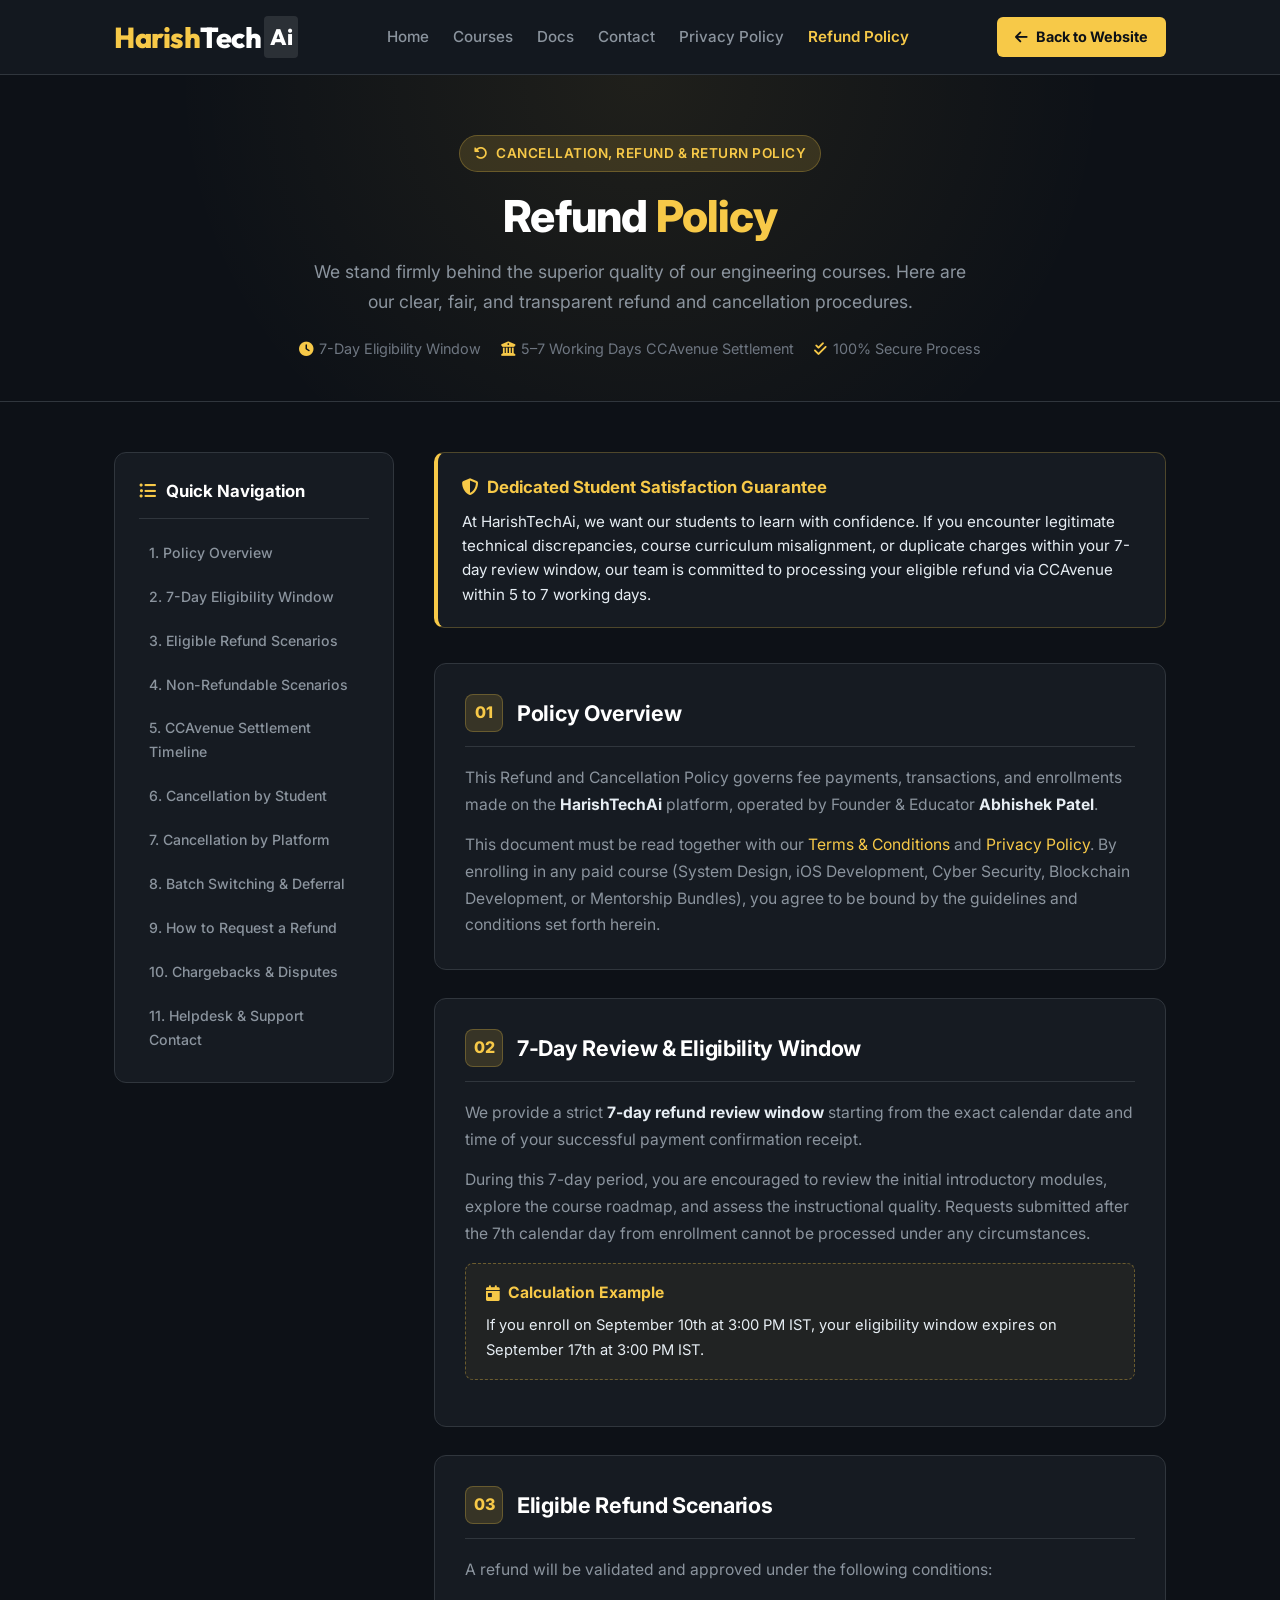
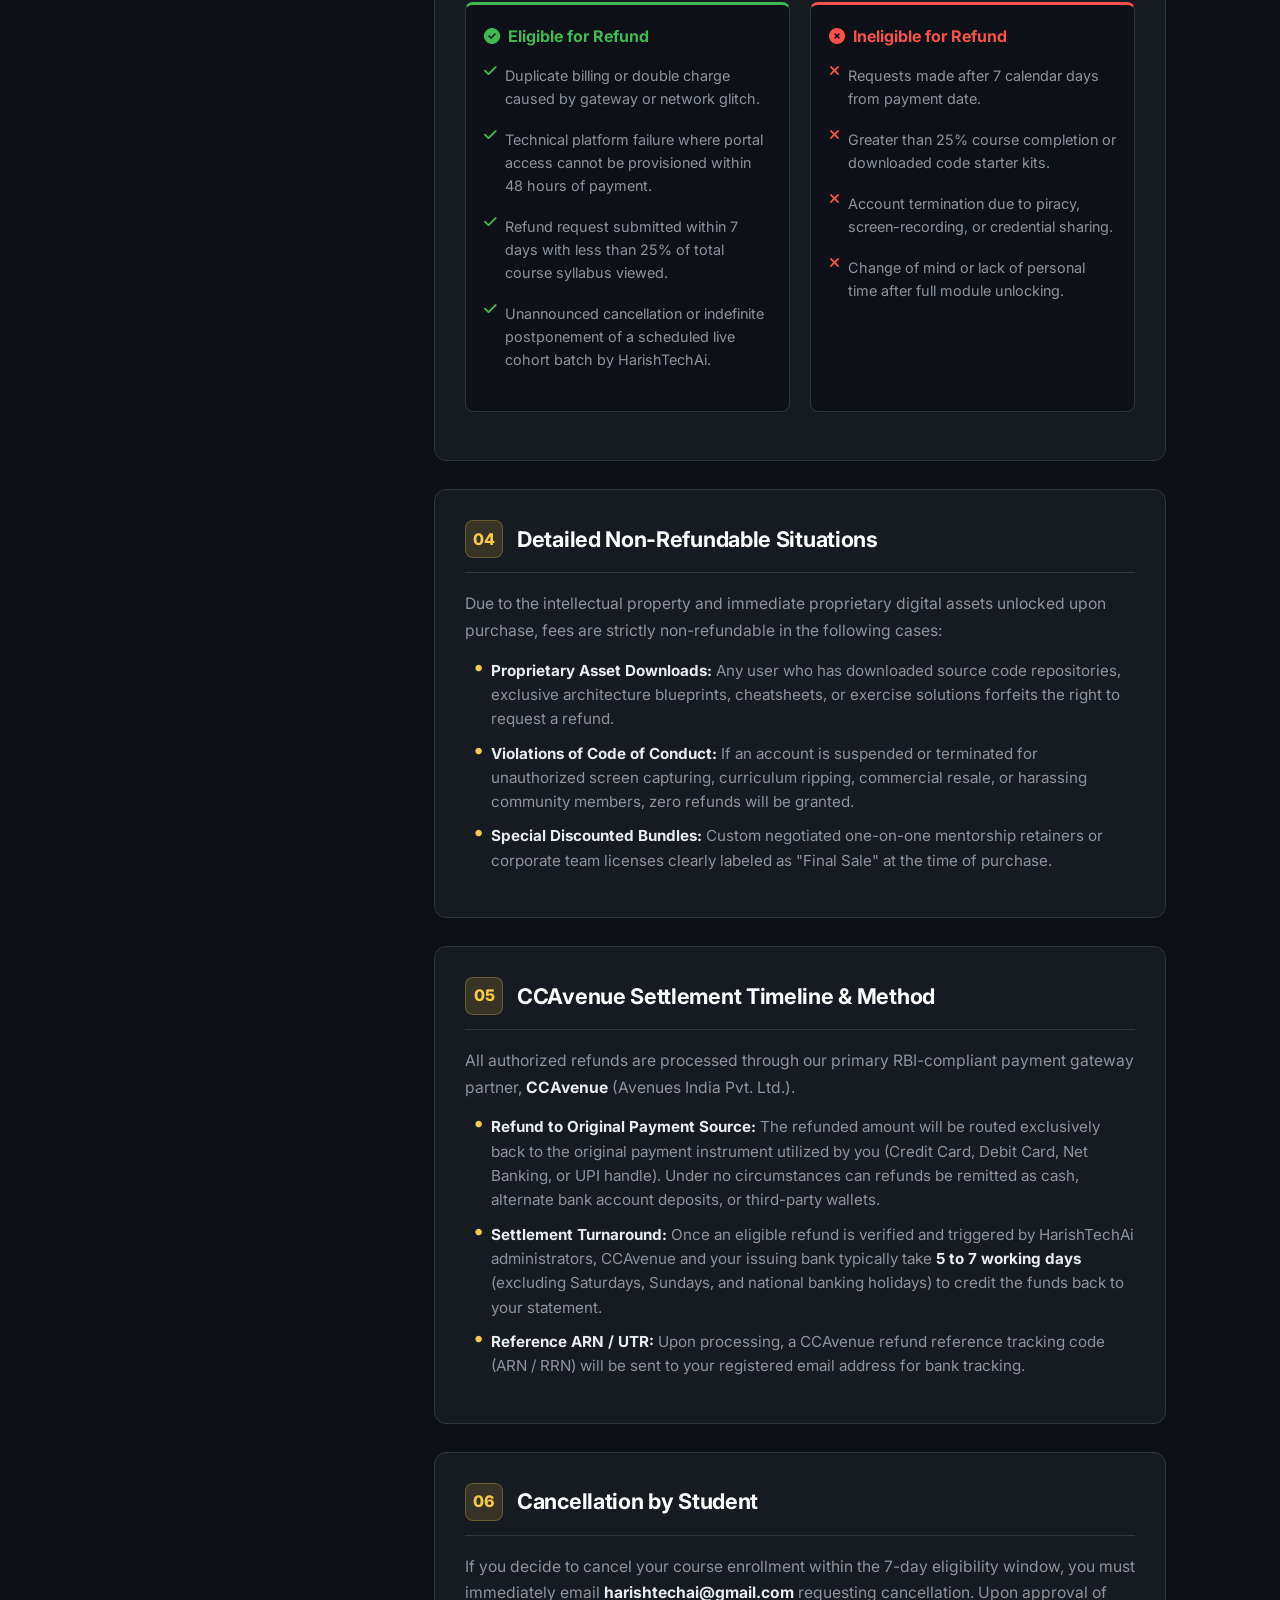
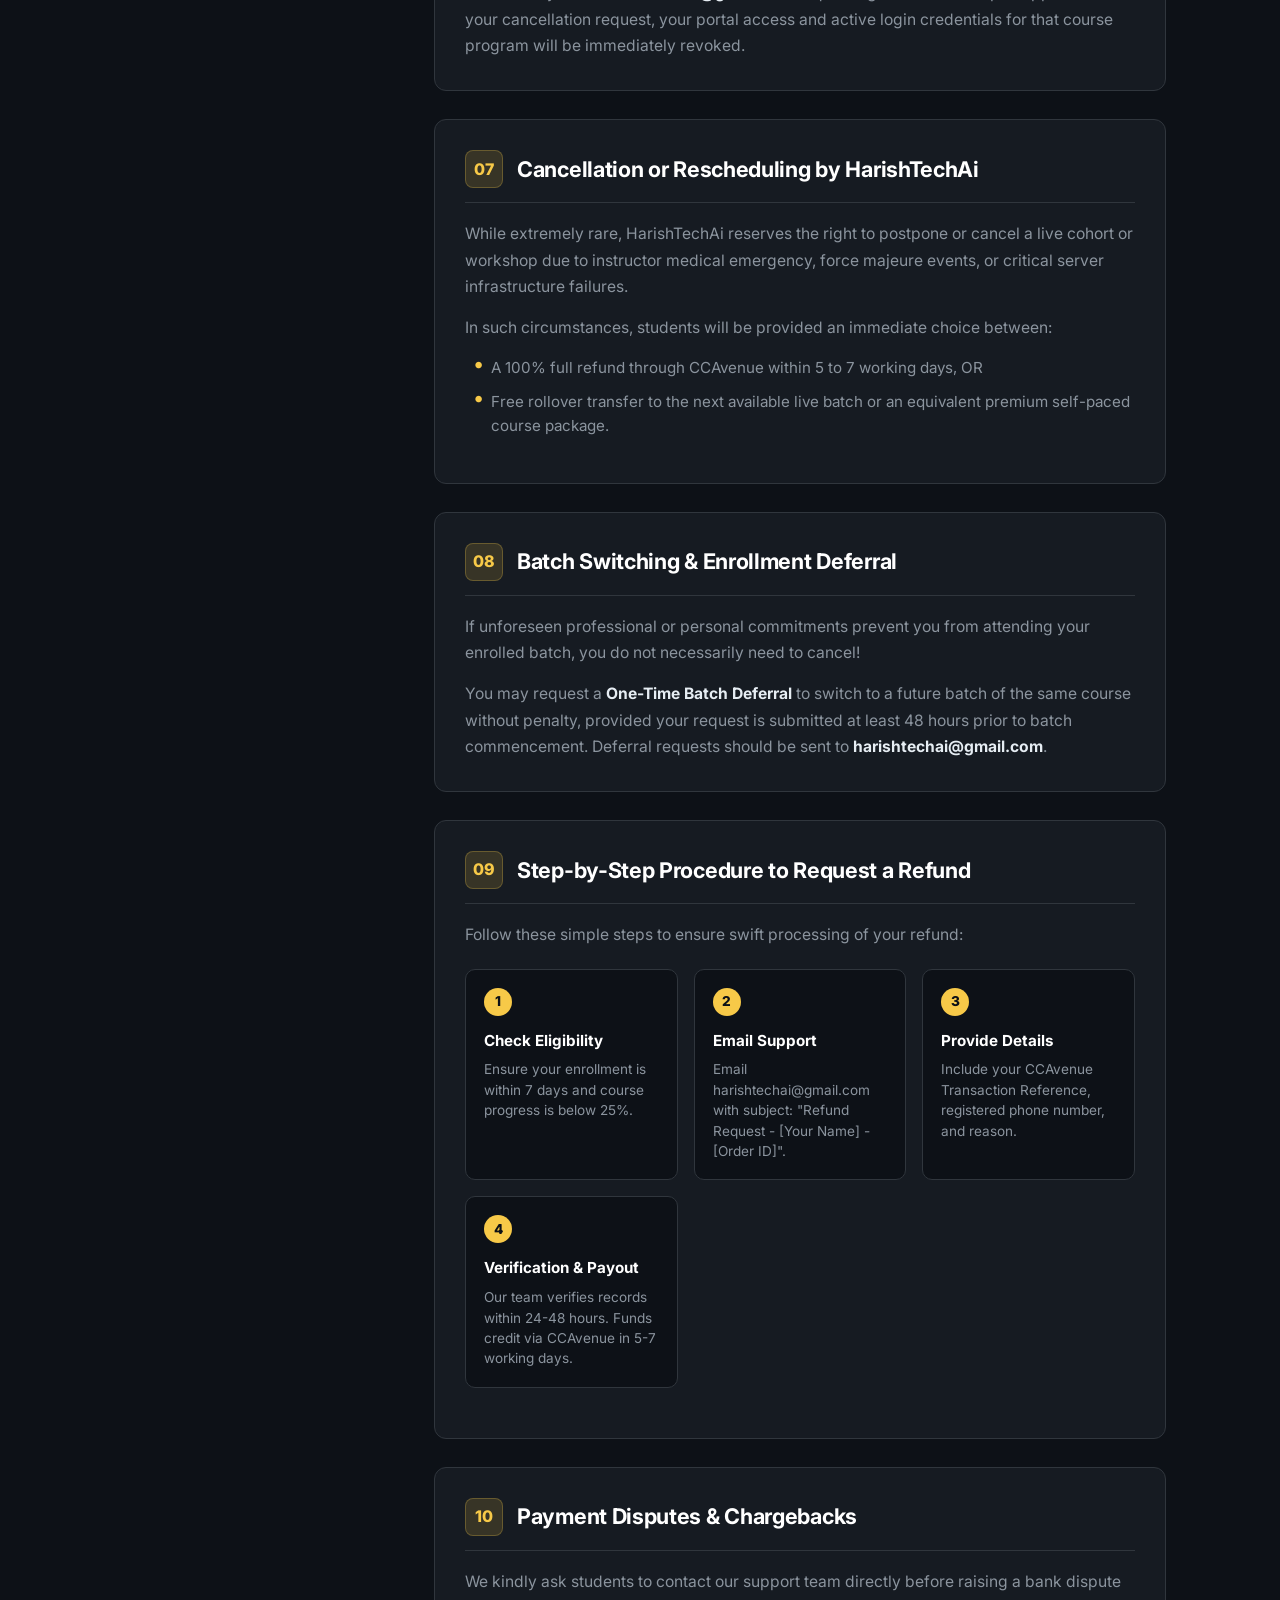
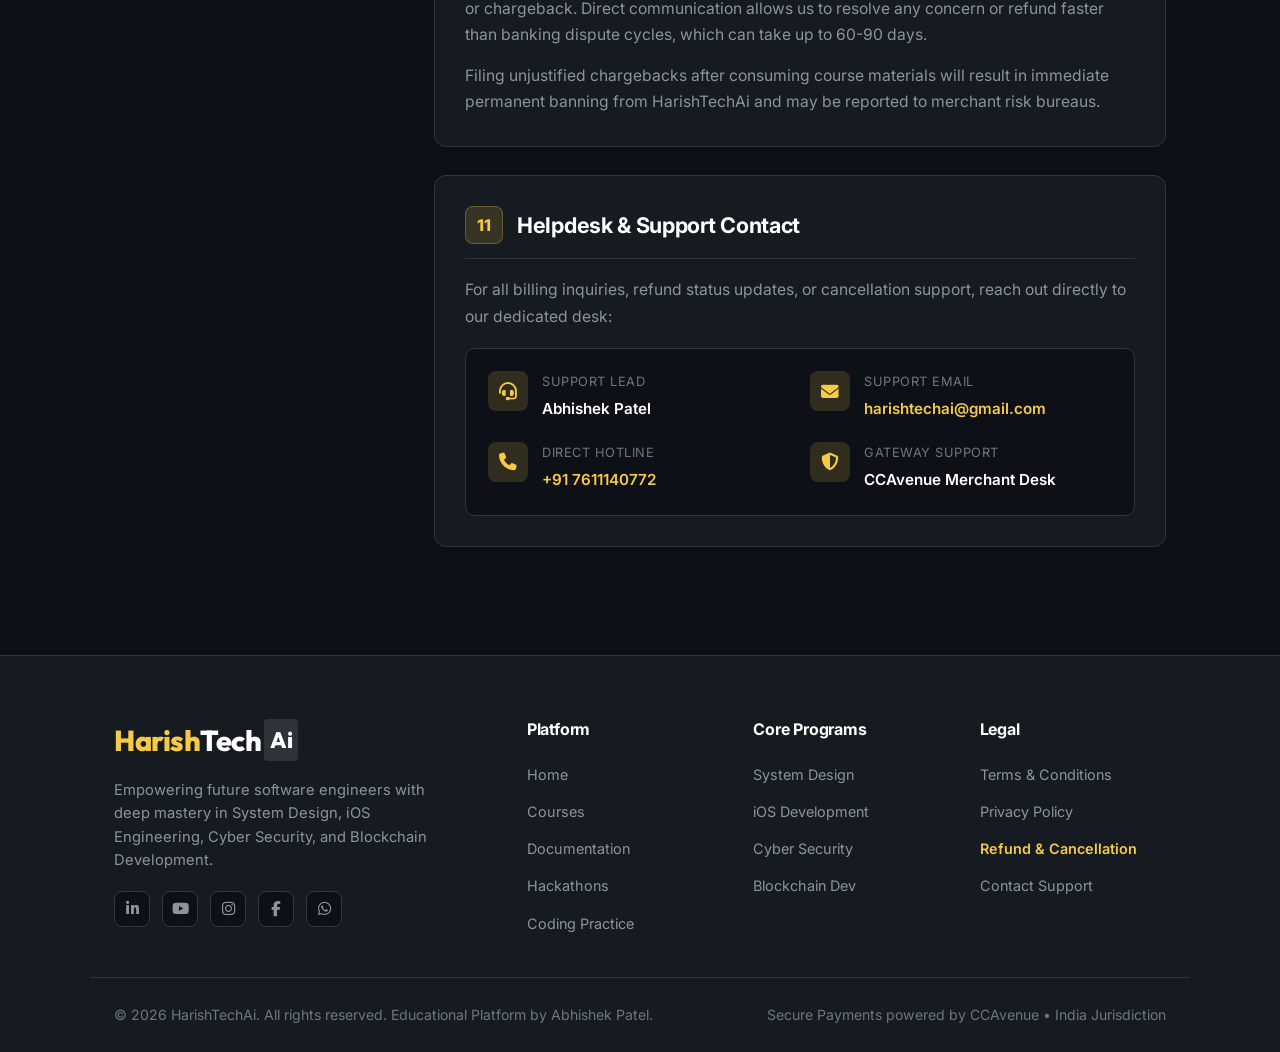
<file: refund-policy.html>
<!DOCTYPE html>
<html lang="en">

<head>
  <meta charset="UTF-8" />
  <meta name="viewport" content="width=device-width, initial-scale=1.0" />
  <title>Refund & Cancellation Policy | HarishTechAi</title>
  <meta name="description"
    content="Refund and Cancellation Policy for HarishTechAi - Transparent procedures, eligibility criteria, and CCAvenue 5-7 working days refund settlement timeline." />

  <!-- Favicon -->
  <link rel="icon" type="image/jpeg" href="assets/instructor.jpg" />

  <!-- Google Fonts: Outfit & Inter -->
  <link rel="preconnect" href="https://fonts.googleapis.com" />
  <link rel="preconnect" href="https://fonts.gstatic.com" crossorigin />
  <link href="https://fonts.googleapis.com/css2?family=Outfit:wght@700;800&family=Inter:wght@300;400;500;600;700;800&display=swap"
    rel="stylesheet" />

  <!-- FontAwesome for Icons -->
  <link rel="stylesheet" href="https://cdnjs.cloudflare.com/ajax/libs/font-awesome/6.4.0/css/all.min.css" />

  <style>
    /* ===================================================
       CSS Reset & Variables (Dark Theme & Yellow Accent)
       =================================================== */
    :root {
      --bg-main: #0d1117;
      --bg-card: #161b22;
      --bg-card-hover: #1c2128;
      --bg-glass: rgba(22, 27, 34, 0.85);
      --border-color: #30363d;
      --border-light: rgba(247, 201, 72, 0.25);
      --accent-yellow: #f7c948;
      --accent-yellow-glow: rgba(247, 201, 72, 0.15);
      --accent-yellow-hover: #dfb234;
      --text-main: #e6edf3;
      --text-muted: #8b949e;
      --text-dim: #6e7681;
      --font-stack: 'Inter', -apple-system, BlinkMacSystemFont, 'Segoe UI', Roboto, sans-serif;
      --container-width: 1100px;
      --transition-smooth: all 0.25s ease-in-out;
    }

    * {
      margin: 0;
      padding: 0;
      box-sizing: border-box;
      scroll-behavior: smooth;
    }

    body {
      background-color: var(--bg-main);
      color: var(--text-main);
      font-family: var(--font-stack);
      line-height: 1.7;
      font-size: 16px;
      -webkit-font-smoothing: antialiased;
      -moz-osx-font-smoothing: grayscale;
      overflow-x: hidden;
    }

    a {
      color: var(--accent-yellow);
      text-decoration: none;
      transition: var(--transition-smooth);
    }

    a:hover {
      text-decoration: underline;
    }

    .container {
      width: 100%;
      max-width: var(--container-width);
      margin: 0 auto;
      padding: 0 24px;
    }

    /* ===================================================
       Header & Navigation Bar
       =================================================== */
    .header {
      position: sticky;
      top: 0;
      z-index: 100;
      background: var(--bg-glass);
      backdrop-filter: blur(12px);
      -webkit-backdrop-filter: blur(12px);
      border-bottom: 1px solid var(--border-color);
      transition: var(--transition-smooth);
    }

    .navbar {
      display: flex;
      height: 74px;
      align-items: center;
      justify-content: space-between;
    }

    .logo {
      font-family: 'Outfit', 'Inter', -apple-system, BlinkMacSystemFont, sans-serif;
      font-weight: 800;
      font-size: 1.8rem;
      color: #ffffff;
      text-decoration: none;
      letter-spacing: -0.5px;
      display: flex;
      align-items: center;
    }

    .logo span:first-child {
      color: var(--accent-yellow);
    }

    .logo span:last-child {
      color: #ffffff;
      background-color: rgba(255, 255, 255, 0.1);
      padding: 2px 6px;
      border-radius: 4px;
      margin-left: 3px;
      font-size: 1.4rem;
    }

    .logo:hover {
      text-decoration: none;
      opacity: 0.95;
    }

    .nav-links {
      display: flex;
      align-items: center;
      gap: 24px;
      list-style: none;
    }

    .nav-links a {
      color: var(--text-muted);
      font-size: 0.95rem;
      font-weight: 500;
      text-decoration: none;
    }

    .nav-links a:hover {
      color: var(--accent-yellow);
      text-decoration: none;
    }

    .nav-btn {
      background-color: var(--accent-yellow);
      color: #0d1117 !important;
      font-weight: 700;
      font-size: 0.9rem;
      padding: 8px 18px;
      border-radius: 6px;
      transition: var(--transition-smooth);
      display: inline-flex;
      align-items: center;
      gap: 8px;
    }

    .nav-btn:hover {
      background-color: #ffffff;
      color: #0d1117 !important;
      transform: translateY(-1px);
      box-shadow: 0 4px 15px rgba(247, 201, 72, 0.3);
      text-decoration: none;
    }

    /* ===================================================
       Hero Banner
       =================================================== */
    .page-hero {
      padding: 60px 0 40px;
      border-bottom: 1px solid var(--border-color);
      background: radial-gradient(circle at 50% 0%, rgba(247, 201, 72, 0.08) 0%, transparent 65%);
      text-align: center;
    }

    .badge {
      display: inline-flex;
      align-items: center;
      gap: 8px;
      padding: 6px 14px;
      background: var(--accent-yellow-glow);
      border: 1px solid var(--border-light);
      border-radius: 50px;
      color: var(--accent-yellow);
      font-size: 0.85rem;
      font-weight: 600;
      letter-spacing: 0.5px;
      text-transform: uppercase;
      margin-bottom: 18px;
    }

    .page-hero h1 {
      font-size: 2.75rem;
      font-weight: 800;
      line-height: 1.2;
      margin-bottom: 14px;
      color: #ffffff;
      letter-spacing: -0.8px;
    }

    .page-hero h1 span {
      color: var(--accent-yellow);
    }

    .page-hero p {
      color: var(--text-muted);
      font-size: 1.1rem;
      max-width: 680px;
      margin: 0 auto 20px;
    }

    .meta-info {
      display: flex;
      justify-content: center;
      flex-wrap: wrap;
      gap: 20px;
      color: var(--text-dim);
      font-size: 0.9rem;
    }

    .meta-info span {
      display: inline-flex;
      align-items: center;
      gap: 6px;
    }

    .meta-info span i {
      color: var(--accent-yellow);
    }

    /* ===================================================
       Main Layout (TOC + Content)
       =================================================== */
    .content-wrapper {
      display: grid;
      grid-template-columns: 280px 1fr;
      gap: 40px;
      padding: 50px 0 80px;
      align-items: start;
    }

    /* Sticky Sidebar / Table of Contents */
    .sidebar {
      position: sticky;
      top: 100px;
      background: var(--bg-card);
      border: 1px solid var(--border-color);
      border-radius: 12px;
      padding: 24px;
    }

    .sidebar h3 {
      font-size: 1.05rem;
      font-weight: 700;
      color: #ffffff;
      margin-bottom: 16px;
      display: flex;
      align-items: center;
      gap: 10px;
      border-bottom: 1px solid var(--border-color);
      padding-bottom: 12px;
    }

    .sidebar h3 i {
      color: var(--accent-yellow);
    }

    .toc-list {
      list-style: none;
      display: flex;
      flex-direction: column;
      gap: 8px;
      max-height: calc(100vh - 220px);
      overflow-y: auto;
      padding-right: 4px;
    }

    .toc-list::-webkit-scrollbar {
      width: 4px;
    }

    .toc-list::-webkit-scrollbar-thumb {
      background: var(--border-color);
      border-radius: 4px;
    }

    .toc-list a {
      color: var(--text-muted);
      font-size: 0.88rem;
      font-weight: 500;
      display: block;
      padding: 6px 10px;
      border-radius: 6px;
      transition: var(--transition-smooth);
      text-decoration: none;
    }

    .toc-list a:hover {
      background: var(--accent-yellow-glow);
      color: var(--accent-yellow);
      transform: translateX(3px);
    }

    /* Policy Body */
    .terms-content {
      background: transparent;
    }

    .notice-box {
      background: var(--bg-card);
      border: 1px solid var(--border-light);
      border-left: 4px solid var(--accent-yellow);
      border-radius: 10px;
      padding: 20px 24px;
      margin-bottom: 35px;
    }

    .notice-box h4 {
      color: var(--accent-yellow);
      font-size: 1.05rem;
      font-weight: 700;
      margin-bottom: 8px;
      display: flex;
      align-items: center;
      gap: 8px;
    }

    .notice-box p {
      color: var(--text-main);
      font-size: 0.95rem;
      line-height: 1.6;
      margin: 0;
    }

    .section-block {
      background: var(--bg-card);
      border: 1px solid var(--border-color);
      border-radius: 12px;
      padding: 30px;
      margin-bottom: 28px;
      transition: var(--transition-smooth);
    }

    .section-block:hover {
      border-color: rgba(247, 201, 72, 0.4);
    }

    .section-header {
      display: flex;
      align-items: center;
      gap: 14px;
      margin-bottom: 18px;
      border-bottom: 1px solid var(--border-color);
      padding-bottom: 14px;
    }

    .section-number {
      width: 38px;
      height: 38px;
      background: var(--accent-yellow-glow);
      border: 1px solid var(--border-light);
      color: var(--accent-yellow);
      font-weight: 800;
      font-size: 1rem;
      border-radius: 8px;
      display: flex;
      align-items: center;
      justify-content: center;
      flex-shrink: 0;
    }

    .section-header h2 {
      font-size: 1.35rem;
      font-weight: 700;
      color: #ffffff;
      letter-spacing: -0.3px;
    }

    .section-body p {
      color: var(--text-muted);
      font-size: 0.98rem;
      margin-bottom: 14px;
      line-height: 1.7;
    }

    .section-body p:last-child {
      margin-bottom: 0;
    }

    .section-body strong {
      color: var(--text-main);
    }

    .section-body ul {
      list-style: none;
      margin: 14px 0;
      display: flex;
      flex-direction: column;
      gap: 10px;
    }

    .section-body ul li {
      position: relative;
      padding-left: 26px;
      color: var(--text-muted);
      font-size: 0.95rem;
      line-height: 1.6;
    }

    .section-body ul li::before {
      content: "•";
      position: absolute;
      left: 8px;
      color: var(--accent-yellow);
      font-size: 1.3rem;
      line-height: 1;
      top: -2px;
    }

    .highlight-card {
      background: rgba(247, 201, 72, 0.05);
      border: 1px dashed rgba(247, 201, 72, 0.35);
      border-radius: 8px;
      padding: 16px 20px;
      margin: 16px 0;
    }

    .highlight-card h4 {
      color: var(--accent-yellow);
      font-size: 0.98rem;
      margin-bottom: 6px;
      display: flex;
      align-items: center;
      gap: 8px;
    }

    .highlight-card p {
      color: var(--text-main);
      font-size: 0.92rem;
      margin: 0;
    }

    /* Process Flow Step Box */
    .steps-container {
      display: grid;
      grid-template-columns: repeat(auto-fit, minmax(210px, 1fr));
      gap: 16px;
      margin: 20px 0;
    }

    .step-box {
      background: #0d1117;
      border: 1px solid var(--border-color);
      border-radius: 10px;
      padding: 18px;
      position: relative;
      transition: var(--transition-smooth);
    }

    .step-box:hover {
      border-color: var(--accent-yellow);
      transform: translateY(-2px);
    }

    .step-badge {
      width: 28px;
      height: 28px;
      border-radius: 50%;
      background: var(--accent-yellow);
      color: #0d1117;
      font-weight: 800;
      font-size: 0.85rem;
      display: flex;
      align-items: center;
      justify-content: center;
      margin-bottom: 12px;
    }

    .step-box h5 {
      color: #ffffff;
      font-size: 0.95rem;
      font-weight: 700;
      margin-bottom: 6px;
    }

    .step-box p {
      color: var(--text-muted);
      font-size: 0.85rem;
      line-height: 1.5;
      margin: 0;
    }

    /* Rules Grid */
    .rules-grid {
      display: grid;
      grid-template-columns: 1fr 1fr;
      gap: 20px;
      margin: 18px 0;
    }

    .rule-card {
      background: #0d1117;
      border-radius: 8px;
      padding: 18px;
      border: 1px solid var(--border-color);
    }

    .rule-card.dos {
      border-top: 3px solid #3fb950;
    }

    .rule-card.donts {
      border-top: 3px solid #f85149;
    }

    .rule-card h4 {
      font-size: 1rem;
      margin-bottom: 12px;
      display: flex;
      align-items: center;
      gap: 8px;
    }

    .rule-card.dos h4 {
      color: #3fb950;
    }

    .rule-card.donts h4 {
      color: #f85149;
    }

    .rule-card ul li::before {
      display: none;
    }

    .rule-card ul li {
      padding-left: 0;
      display: flex;
      align-items: flex-start;
      gap: 8px;
      margin-bottom: 8px;
      font-size: 0.9rem;
    }

    /* Contact Details Box */
    .contact-card {
      background: #0d1117;
      border: 1px solid var(--border-color);
      border-radius: 10px;
      padding: 22px;
      margin-top: 18px;
      display: grid;
      grid-template-columns: repeat(auto-fit, minmax(220px, 1fr));
      gap: 20px;
    }

    .contact-info-item {
      display: flex;
      align-items: flex-start;
      gap: 14px;
    }

    .contact-info-item .icon {
      width: 40px;
      height: 40px;
      border-radius: 8px;
      background: var(--accent-yellow-glow);
      color: var(--accent-yellow);
      display: flex;
      align-items: center;
      justify-content: center;
      flex-shrink: 0;
      font-size: 1.1rem;
    }

    .contact-info-item .label {
      font-size: 0.8rem;
      color: var(--text-dim);
      text-transform: uppercase;
      letter-spacing: 0.5px;
      margin-bottom: 3px;
    }

    .contact-info-item .val {
      font-size: 0.95rem;
      color: #ffffff;
      font-weight: 600;
    }

    /* ===================================================
       Footer
       =================================================== */
    .footer {
      background: var(--bg-card);
      border-top: 1px solid var(--border-color);
      padding: 60px 0 25px;
    }

    .footer-grid {
      display: grid;
      grid-template-columns: 2fr 1fr 1fr 1fr;
      gap: 40px;
      margin-bottom: 40px;
    }

    .footer-brand .logo {
      margin-bottom: 14px;
    }

    .footer-brand p {
      color: var(--text-muted);
      font-size: 0.92rem;
      line-height: 1.6;
      max-width: 320px;
      margin-bottom: 18px;
    }

    .footer-column h4 {
      color: #ffffff;
      font-size: 1rem;
      font-weight: 700;
      margin-bottom: 18px;
      letter-spacing: -0.2px;
    }

    .footer-column ul {
      list-style: none;
      display: flex;
      flex-direction: column;
      gap: 10px;
    }

    .footer-column ul a {
      color: var(--text-muted);
      font-size: 0.9rem;
      text-decoration: none;
    }

    .footer-column ul a:hover {
      color: var(--accent-yellow);
    }

    .footer-social-links {
      display: flex;
      gap: 12px;
    }

    .footer-social-links a {
      width: 36px;
      height: 36px;
      background: #0d1117;
      border: 1px solid var(--border-color);
      border-radius: 8px;
      display: flex;
      align-items: center;
      justify-content: center;
      color: var(--text-muted);
      font-size: 0.95rem;
      transition: var(--transition-smooth);
      text-decoration: none;
    }

    .footer-social-links a:hover {
      background: var(--accent-yellow);
      color: #0d1117;
      border-color: var(--accent-yellow);
      transform: translateY(-2px);
    }

    .footer-bottom {
      border-top: 1px solid var(--border-color);
      padding-top: 25px;
      display: flex;
      align-items: center;
      justify-content: space-between;
      flex-wrap: wrap;
      gap: 15px;
      font-size: 0.88rem;
      color: var(--text-dim);
    }

    /* Responsive */
    @media (max-width: 992px) {
      .content-wrapper {
        grid-template-columns: 1fr;
      }

      .sidebar {
        position: static;
        margin-bottom: 30px;
      }

      .toc-list {
        max-height: 260px;
      }

      .rules-grid {
        grid-template-columns: 1fr;
      }

      .footer-grid {
        grid-template-columns: 1fr 1fr;
      }
    }

    @media (max-width: 768px) {
      .nav-links {
        display: none;
      }

      .page-hero h1 {
        font-size: 2.1rem;
      }

      .footer-grid {
        grid-template-columns: 1fr;
      }

      .section-block {
        padding: 22px;
      }
    }
  </style>
</head>

<body>

  <!-- Header / Navigation Bar -->
  <header class="header">
    <div class="container navbar">
      <a href="index.html" class="logo">
        <span>Harish</span>Tech<span>Ai</span>
      </a>
      <ul class="nav-links">
        <li><a href="index.html">Home</a></li>
        <li><a href="index.html#learning">Courses</a></li>
        <li><a href="docs.html">Docs</a></li>
        <li><a href="index.html#contact">Contact</a></li>
        <li><a href="privacy-policy.html">Privacy Policy</a></li>
        <li><a href="refund-policy.html" style="color: var(--accent-yellow); font-weight: 600;">Refund Policy</a></li>
      </ul>
      <a href="index.html" class="nav-btn">
        <i class="fa-solid fa-arrow-left"></i> Back to Website
      </a>
    </div>
  </header>

  <!-- Page Hero Banner -->
  <section class="page-hero">
    <div class="container">
      <span class="badge">
        <i class="fa-solid fa-rotate-left"></i> Cancellation, Refund &amp; Return Policy
      </span>
      <h1>Refund <span>Policy</span></h1>
      <p>
        We stand firmly behind the superior quality of our engineering courses. Here are our clear, fair, and
        transparent refund and cancellation procedures.
      </p>
      <div class="meta-info">
        <span><i class="fa-solid fa-clock"></i> 7-Day Eligibility Window</span>
        <span><i class="fa-solid fa-building-columns"></i> 5–7 Working Days CCAvenue Settlement</span>
        <span><i class="fa-solid fa-check-double"></i> 100% Secure Process</span>
      </div>
    </div>
  </section>

  <!-- Main Content Area -->
  <main class="container">
    <div class="content-wrapper">

      <!-- Sticky Table of Contents Sidebar -->
      <aside class="sidebar">
        <h3><i class="fa-solid fa-list-ul"></i> Quick Navigation</h3>
        <ul class="toc-list">
          <li><a href="#overview">1. Policy Overview</a></li>
          <li><a href="#eligibility">2. 7-Day Eligibility Window</a></li>
          <li><a href="#eligible-conditions">3. Eligible Refund Scenarios</a></li>
          <li><a href="#non-refundable">4. Non-Refundable Scenarios</a></li>
          <li><a href="#settlement-timeline">5. CCAvenue Settlement Timeline</a></li>
          <li><a href="#student-cancellation">6. Cancellation by Student</a></li>
          <li><a href="#platform-cancellation">7. Cancellation by Platform</a></li>
          <li><a href="#batch-deferral">8. Batch Switching &amp; Deferral</a></li>
          <li><a href="#how-to-request">9. How to Request a Refund</a></li>
          <li><a href="#chargebacks">10. Chargebacks &amp; Disputes</a></li>
          <li><a href="#contact-support">11. Helpdesk &amp; Support Contact</a></li>
        </ul>
      </aside>

      <!-- Policy Content Body -->
      <div class="terms-content">

        <!-- Mandatory Notice Box -->
        <div class="notice-box">
          <h4><i class="fa-solid fa-shield-halved"></i> Dedicated Student Satisfaction Guarantee</h4>
          <p>
            At HarishTechAi, we want our students to learn with confidence. If you encounter legitimate technical
            discrepancies, course curriculum misalignment, or duplicate charges within your 7-day review window, our team
            is committed to processing your eligible refund via CCAvenue within 5 to 7 working days.
          </p>
        </div>

        <!-- Section 1: Overview -->
        <section id="overview" class="section-block">
          <div class="section-header">
            <div class="section-number">01</div>
            <h2>Policy Overview</h2>
          </div>
          <div class="section-body">
            <p>
              This Refund and Cancellation Policy governs fee payments, transactions, and enrollments made on the
              <strong>HarishTechAi</strong> platform, operated by Founder &amp; Educator <strong>Abhishek Patel</strong>.
            </p>
            <p>
              This document must be read together with our
              <a href="terms-and-conditions.html">Terms &amp; Conditions</a> and
              <a href="privacy-policy.html">Privacy Policy</a>. By enrolling in any paid course (System Design, iOS
              Development, Cyber Security, Blockchain Development, or Mentorship Bundles), you agree to be bound by the
              guidelines and conditions set forth herein.
            </p>
          </div>
        </section>

        <!-- Section 2: 7-Day Eligibility Window -->
        <section id="eligibility" class="section-block">
          <div class="section-header">
            <div class="section-number">02</div>
            <h2>7-Day Review &amp; Eligibility Window</h2>
          </div>
          <div class="section-body">
            <p>
              We provide a strict <strong>7-day refund review window</strong> starting from the exact calendar date and time of
              your successful payment confirmation receipt.
            </p>
            <p>
              During this 7-day period, you are encouraged to review the initial introductory modules, explore the course
              roadmap, and assess the instructional quality. Requests submitted after the 7th calendar day from enrollment
              cannot be processed under any circumstances.
            </p>
            <div class="highlight-card">
              <h4><i class="fa-solid fa-calendar-day"></i> Calculation Example</h4>
              <p>
                If you enroll on September 10th at 3:00 PM IST, your eligibility window expires on September 17th at 3:00 PM IST.
              </p>
            </div>
          </div>
        </section>

        <!-- Section 3: Eligible Scenarios & Rules -->
        <section id="eligible-conditions" class="section-block">
          <div class="section-header">
            <div class="section-number">03</div>
            <h2>Eligible Refund Scenarios</h2>
          </div>
          <div class="section-body">
            <p>A refund will be validated and approved under the following conditions:</p>

            <div class="rules-grid">
              <div class="rule-card dos">
                <h4><i class="fa-solid fa-circle-check"></i> Eligible for Refund</h4>
                <ul>
                  <li><i class="fa-solid fa-check" style="color: #3fb950;"></i> Duplicate billing or double charge caused by gateway or network glitch.</li>
                  <li><i class="fa-solid fa-check" style="color: #3fb950;"></i> Technical platform failure where portal access cannot be provisioned within 48 hours of payment.</li>
                  <li><i class="fa-solid fa-check" style="color: #3fb950;"></i> Refund request submitted within 7 days with less than 25% of total course syllabus viewed.</li>
                  <li><i class="fa-solid fa-check" style="color: #3fb950;"></i> Unannounced cancellation or indefinite postponement of a scheduled live cohort batch by HarishTechAi.</li>
                </ul>
              </div>

              <div class="rule-card donts">
                <h4><i class="fa-solid fa-circle-xmark"></i> Ineligible for Refund</h4>
                <ul>
                  <li><i class="fa-solid fa-xmark" style="color: #f85149;"></i> Requests made after 7 calendar days from payment date.</li>
                  <li><i class="fa-solid fa-xmark" style="color: #f85149;"></i> Greater than 25% course completion or downloaded code starter kits.</li>
                  <li><i class="fa-solid fa-xmark" style="color: #f85149;"></i> Account termination due to piracy, screen-recording, or credential sharing.</li>
                  <li><i class="fa-solid fa-xmark" style="color: #f85149;"></i> Change of mind or lack of personal time after full module unlocking.</li>
                </ul>
              </div>
            </div>
          </div>
        </section>

        <!-- Section 4: Non-Refundable Scenarios -->
        <section id="non-refundable" class="section-block">
          <div class="section-header">
            <div class="section-number">04</div>
            <h2>Detailed Non-Refundable Situations</h2>
          </div>
          <div class="section-body">
            <p>
              Due to the intellectual property and immediate proprietary digital assets unlocked upon purchase, fees are
              strictly non-refundable in the following cases:
            </p>
            <ul>
              <li>
                <strong>Proprietary Asset Downloads:</strong> Any user who has downloaded source code repositories, exclusive
                architecture blueprints, cheatsheets, or exercise solutions forfeits the right to request a refund.
              </li>
              <li>
                <strong>Violations of Code of Conduct:</strong> If an account is suspended or terminated for unauthorized
                screen capturing, curriculum ripping, commercial resale, or harassing community members, zero refunds will be granted.
              </li>
              <li>
                <strong>Special Discounted Bundles:</strong> Custom negotiated one-on-one mentorship retainers or corporate team
                licenses clearly labeled as "Final Sale" at the time of purchase.
              </li>
            </ul>
          </div>
        </section>

        <!-- Section 5: CCAvenue Settlement Timeline -->
        <section id="settlement-timeline" class="section-block">
          <div class="section-header">
            <div class="section-number">05</div>
            <h2>CCAvenue Settlement Timeline &amp; Method</h2>
          </div>
          <div class="section-body">
            <p>
              All authorized refunds are processed through our primary RBI-compliant payment gateway partner,
              <strong>CCAvenue</strong> (Avenues India Pvt. Ltd.).
            </p>
            <ul>
              <li>
                <strong>Refund to Original Payment Source:</strong> The refunded amount will be routed exclusively back to the
                original payment instrument utilized by you (Credit Card, Debit Card, Net Banking, or UPI handle). Under no
                circumstances can refunds be remitted as cash, alternate bank account deposits, or third-party wallets.
              </li>
              <li>
                <strong>Settlement Turnaround:</strong> Once an eligible refund is verified and triggered by HarishTechAi
                administrators, CCAvenue and your issuing bank typically take <strong>5 to 7 working days</strong>
                (excluding Saturdays, Sundays, and national banking holidays) to credit the funds back to your statement.
              </li>
              <li>
                <strong>Reference ARN / UTR:</strong> Upon processing, a CCAvenue refund reference tracking code (ARN / RRN)
                will be sent to your registered email address for bank tracking.
              </li>
            </ul>
          </div>
        </section>

        <!-- Section 6: Cancellation by Student -->
        <section id="student-cancellation" class="section-block">
          <div class="section-header">
            <div class="section-number">06</div>
            <h2>Cancellation by Student</h2>
          </div>
          <div class="section-body">
            <p>
              If you decide to cancel your course enrollment within the 7-day eligibility window, you must immediately email
              <strong>harishtechai@gmail.com</strong> requesting cancellation. Upon approval of your cancellation request,
              your portal access and active login credentials for that course program will be immediately revoked.
            </p>
          </div>
        </section>

        <!-- Section 7: Cancellation by Platform -->
        <section id="platform-cancellation" class="section-block">
          <div class="section-header">
            <div class="section-number">07</div>
            <h2>Cancellation or Rescheduling by HarishTechAi</h2>
          </div>
          <div class="section-body">
            <p>
              While extremely rare, HarishTechAi reserves the right to postpone or cancel a live cohort or workshop due to
              instructor medical emergency, force majeure events, or critical server infrastructure failures.
            </p>
            <p>
              In such circumstances, students will be provided an immediate choice between:
            </p>
            <ul>
              <li>A 100% full refund through CCAvenue within 5 to 7 working days, OR</li>
              <li>Free rollover transfer to the next available live batch or an equivalent premium self-paced course package.</li>
            </ul>
          </div>
        </section>

        <!-- Section 8: Batch Deferral & Switching -->
        <section id="batch-deferral" class="section-block">
          <div class="section-header">
            <div class="section-number">08</div>
            <h2>Batch Switching &amp; Enrollment Deferral</h2>
          </div>
          <div class="section-body">
            <p>
              If unforeseen professional or personal commitments prevent you from attending your enrolled batch, you do not
              necessarily need to cancel!
            </p>
            <p>
              You may request a <strong>One-Time Batch Deferral</strong> to switch to a future batch of the same course
              without penalty, provided your request is submitted at least 48 hours prior to batch commencement. Deferral
              requests should be sent to <strong>harishtechai@gmail.com</strong>.
            </p>
          </div>
        </section>

        <!-- Section 9: Step-by-Step Procedure -->
        <section id="how-to-request" class="section-block">
          <div class="section-header">
            <div class="section-number">09</div>
            <h2>Step-by-Step Procedure to Request a Refund</h2>
          </div>
          <div class="section-body">
            <p>Follow these simple steps to ensure swift processing of your refund:</p>

            <div class="steps-container">
              <div class="step-box">
                <div class="step-badge">1</div>
                <h5>Check Eligibility</h5>
                <p>Ensure your enrollment is within 7 days and course progress is below 25%.</p>
              </div>

              <div class="step-box">
                <div class="step-badge">2</div>
                <h5>Email Support</h5>
                <p>Email harishtechai@gmail.com with subject: "Refund Request - [Your Name] - [Order ID]".</p>
              </div>

              <div class="step-box">
                <div class="step-badge">3</div>
                <h5>Provide Details</h5>
                <p>Include your CCAvenue Transaction Reference, registered phone number, and reason.</p>
              </div>

              <div class="step-box">
                <div class="step-badge">4</div>
                <h5>Verification &amp; Payout</h5>
                <p>Our team verifies records within 24-48 hours. Funds credit via CCAvenue in 5-7 working days.</p>
              </div>
            </div>
          </div>
        </section>

        <!-- Section 10: Chargebacks & Disputes -->
        <section id="chargebacks" class="section-block">
          <div class="section-header">
            <div class="section-number">10</div>
            <h2>Payment Disputes &amp; Chargebacks</h2>
          </div>
          <div class="section-body">
            <p>
              We kindly ask students to contact our support team directly before raising a bank dispute or chargeback.
              Direct communication allows us to resolve any concern or refund faster than banking dispute cycles, which can take
              up to 60-90 days.
            </p>
            <p>
              Filing unjustified chargebacks after consuming course materials will result in immediate permanent banning
              from HarishTechAi and may be reported to merchant risk bureaus.
            </p>
          </div>
        </section>

        <!-- Section 11: Helpdesk & Support -->
        <section id="contact-support" class="section-block">
          <div class="section-header">
            <div class="section-number">11</div>
            <h2>Helpdesk &amp; Support Contact</h2>
          </div>
          <div class="section-body">
            <p>
              For all billing inquiries, refund status updates, or cancellation support, reach out directly to our dedicated
              desk:
            </p>

            <div class="contact-card">
              <div class="contact-info-item">
                <div class="icon"><i class="fa-solid fa-headset"></i></div>
                <div>
                  <div class="label">Support Lead</div>
                  <div class="val">Abhishek Patel</div>
                </div>
              </div>

              <div class="contact-info-item">
                <div class="icon"><i class="fa-solid fa-envelope"></i></div>
                <div>
                  <div class="label">Support Email</div>
                  <div class="val"><a href="mailto:harishtechai@gmail.com">harishtechai@gmail.com</a></div>
                </div>
              </div>

              <div class="contact-info-item">
                <div class="icon"><i class="fa-solid fa-phone"></i></div>
                <div>
                  <div class="label">Direct Hotline</div>
                  <div class="val"><a href="tel:7611140772">+91 7611140772</a></div>
                </div>
              </div>

              <div class="contact-info-item">
                <div class="icon"><i class="fa-solid fa-shield-halved"></i></div>
                <div>
                  <div class="label">Gateway Support</div>
                  <div class="val">CCAvenue Merchant Desk</div>
                </div>
              </div>
            </div>
          </div>
        </section>

      </div>
    </div>
  </main>

  <!-- Footer -->
  <footer class="footer">
    <div class="container footer-grid">
      <!-- Brand column -->
      <div class="footer-brand">
        <a href="index.html" class="logo">
          <span>Harish</span>Tech<span>Ai</span>
        </a>
        <p>
          Empowering future software engineers with deep mastery in System Design, iOS Engineering, Cyber Security, and
          Blockchain Development.
        </p>
        <div class="footer-social-links">
          <a href="https://www.linkedin.com/in/abhishek-patel-b68ab4277/" target="_blank" title="LinkedIn"><i
              class="fa-brands fa-linkedin-in"></i></a>
          <a href="https://www.youtube.com/@HarishTechAi" target="_blank" title="YouTube"><i
              class="fa-brands fa-youtube"></i></a>
          <a href="https://www.instagram.com/harishtechai?igsh=MWxvNGt5Ym0wa3p4ZQ==" target="_blank"
            title="Instagram"><i class="fa-brands fa-instagram"></i></a>
          <a href="https://www.facebook.com/share/1BzySK3huU/" target="_blank" title="Facebook"><i
              class="fa-brands fa-facebook-f"></i></a>
          <a href="https://whatsapp.com/channel/0029VbDMzARHQbS3D6PaCd0p" target="_blank" title="WhatsApp Channel"><i
              class="fa-brands fa-whatsapp"></i></a>
        </div>
      </div>

      <!-- Quick Links -->
      <div class="footer-column">
        <h4>Platform</h4>
        <ul>
          <li><a href="index.html">Home</a></li>
          <li><a href="index.html#learning">Courses</a></li>
          <li><a href="docs.html">Documentation</a></li>
          <li><a href="hackathons.html">Hackathons</a></li>
          <li><a href="coding-practice.html">Coding Practice</a></li>
        </ul>
      </div>

      <!-- Specialized Courses -->
      <div class="footer-column">
        <h4>Core Programs</h4>
        <ul>
          <li><a href="system-design.html">System Design</a></li>
          <li><a href="ios-development.html">iOS Development</a></li>
          <li><a href="cyber-security.html">Cyber Security</a></li>
          <li><a href="blockchain-development.html">Blockchain Dev</a></li>
        </ul>
      </div>

      <!-- Legal & Compliance -->
      <div class="footer-column">
        <h4>Legal</h4>
        <ul>
          <li><a href="terms-and-conditions.html">Terms &amp; Conditions</a></li>
          <li><a href="privacy-policy.html">Privacy Policy</a></li>
          <li><a href="refund-policy.html" style="color: var(--accent-yellow); font-weight: 600;">Refund &amp; Cancellation</a></li>
          <li><a href="index.html#contact">Contact Support</a></li>
        </ul>
      </div>
    </div>

    <!-- Copyright Sub-Footer -->
    <div class="container footer-bottom">
      <p>&copy; 2026 HarishTechAi. All rights reserved. Educational Platform by Abhishek Patel.</p>
      <p>Secure Payments powered by CCAvenue &bull; India Jurisdiction</p>
    </div>
  </footer>

</body>

</html>
</file>
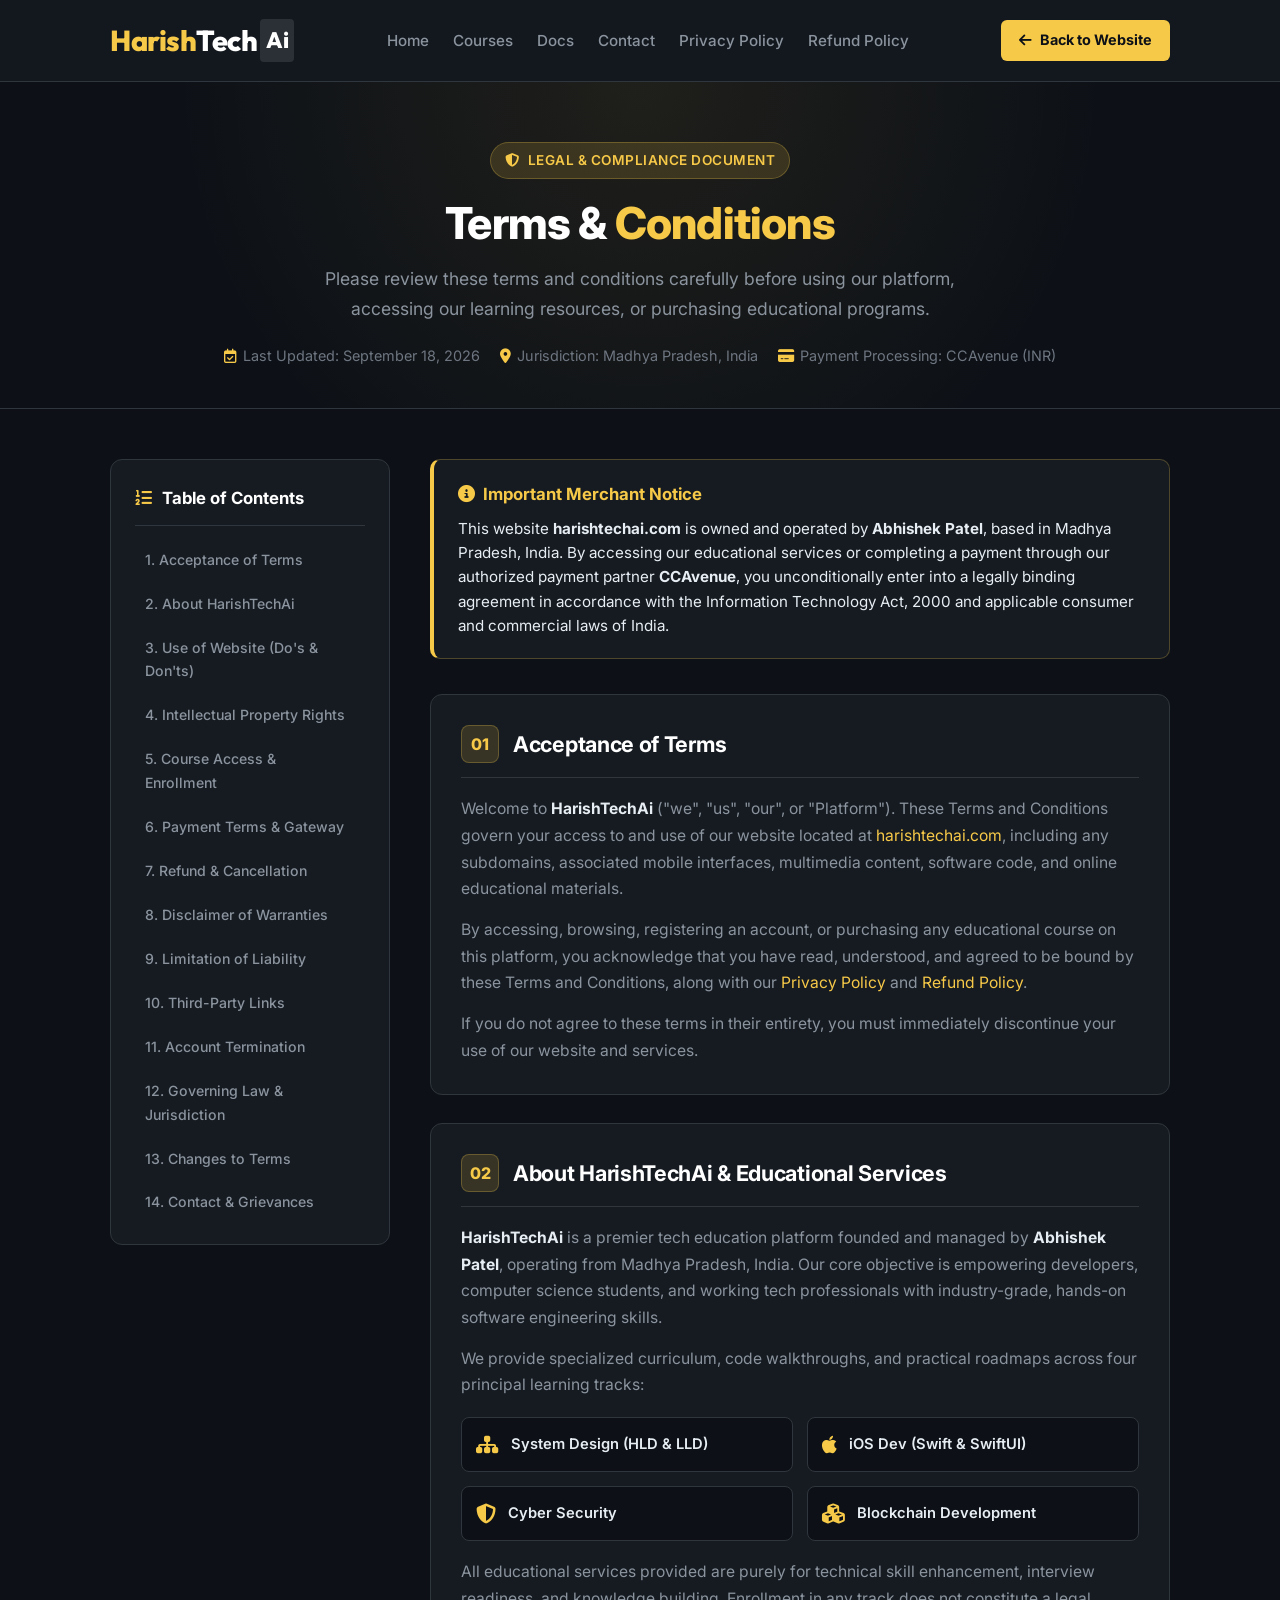
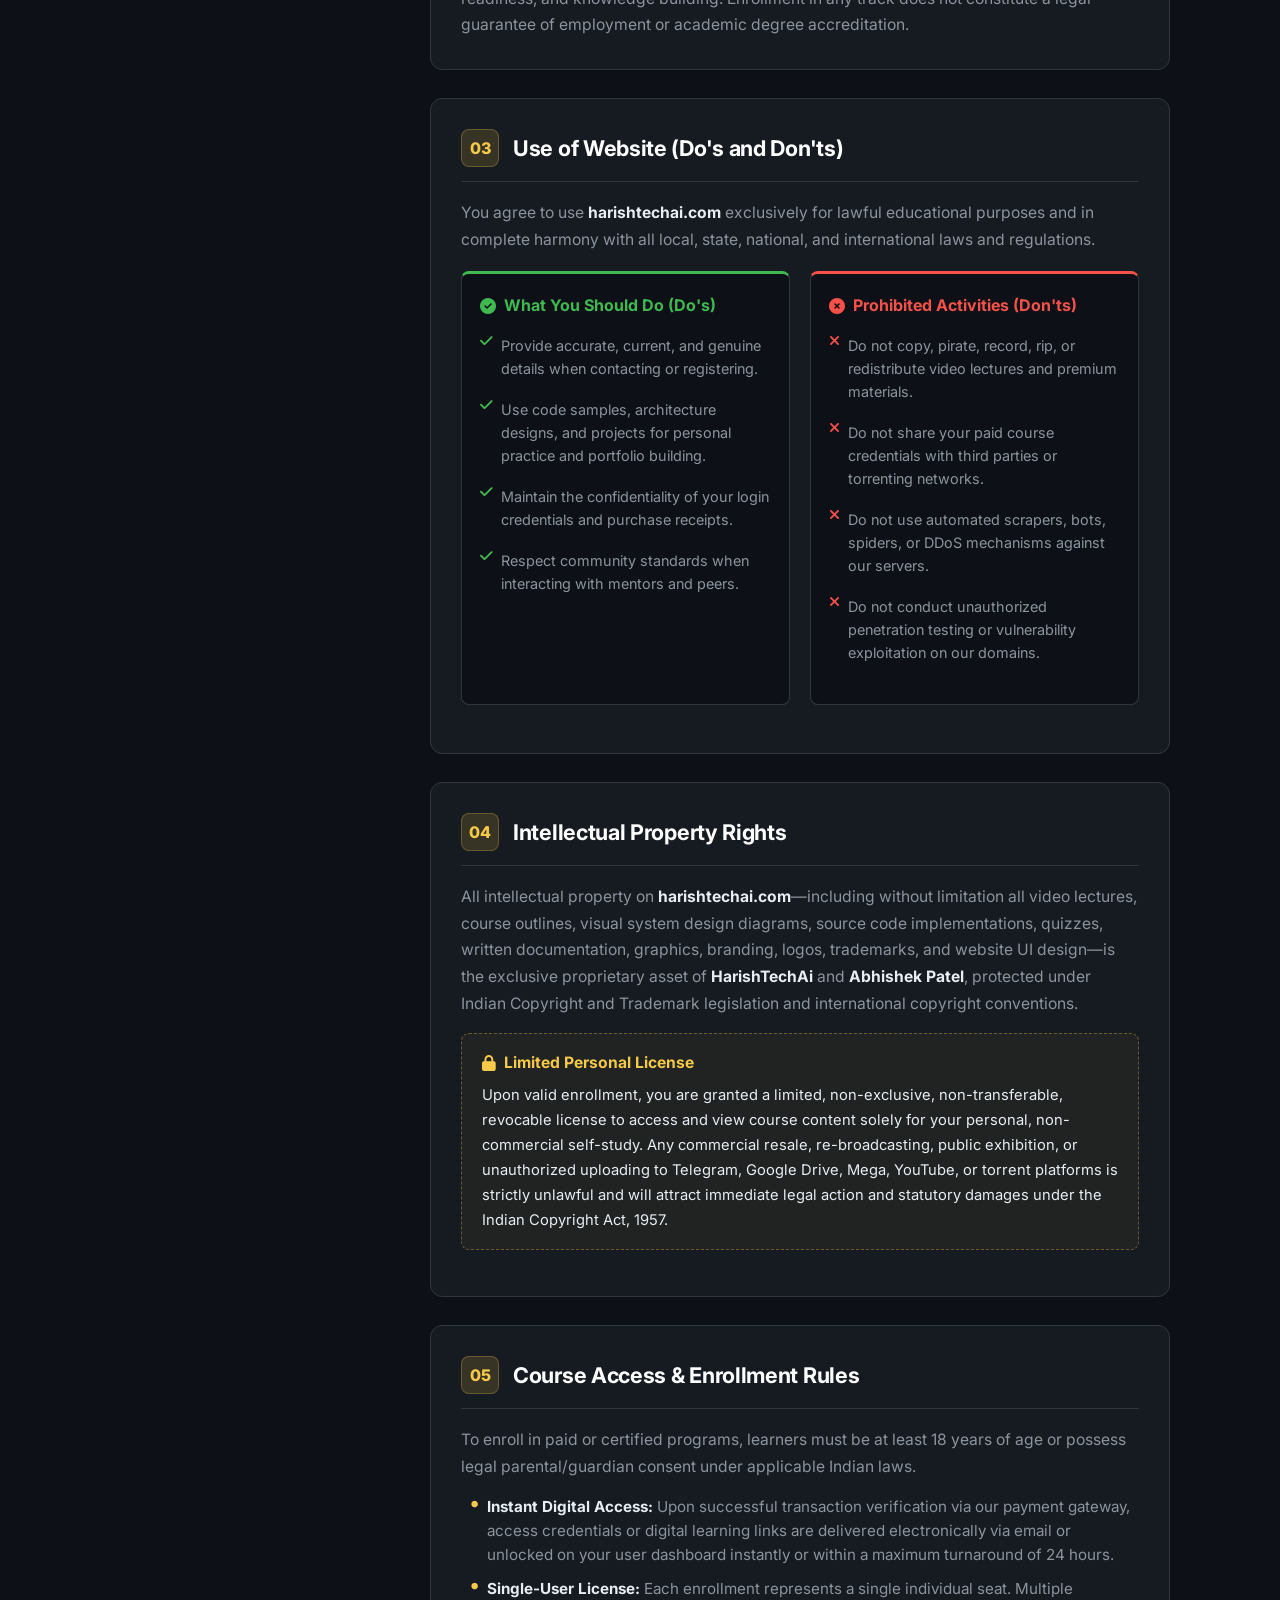
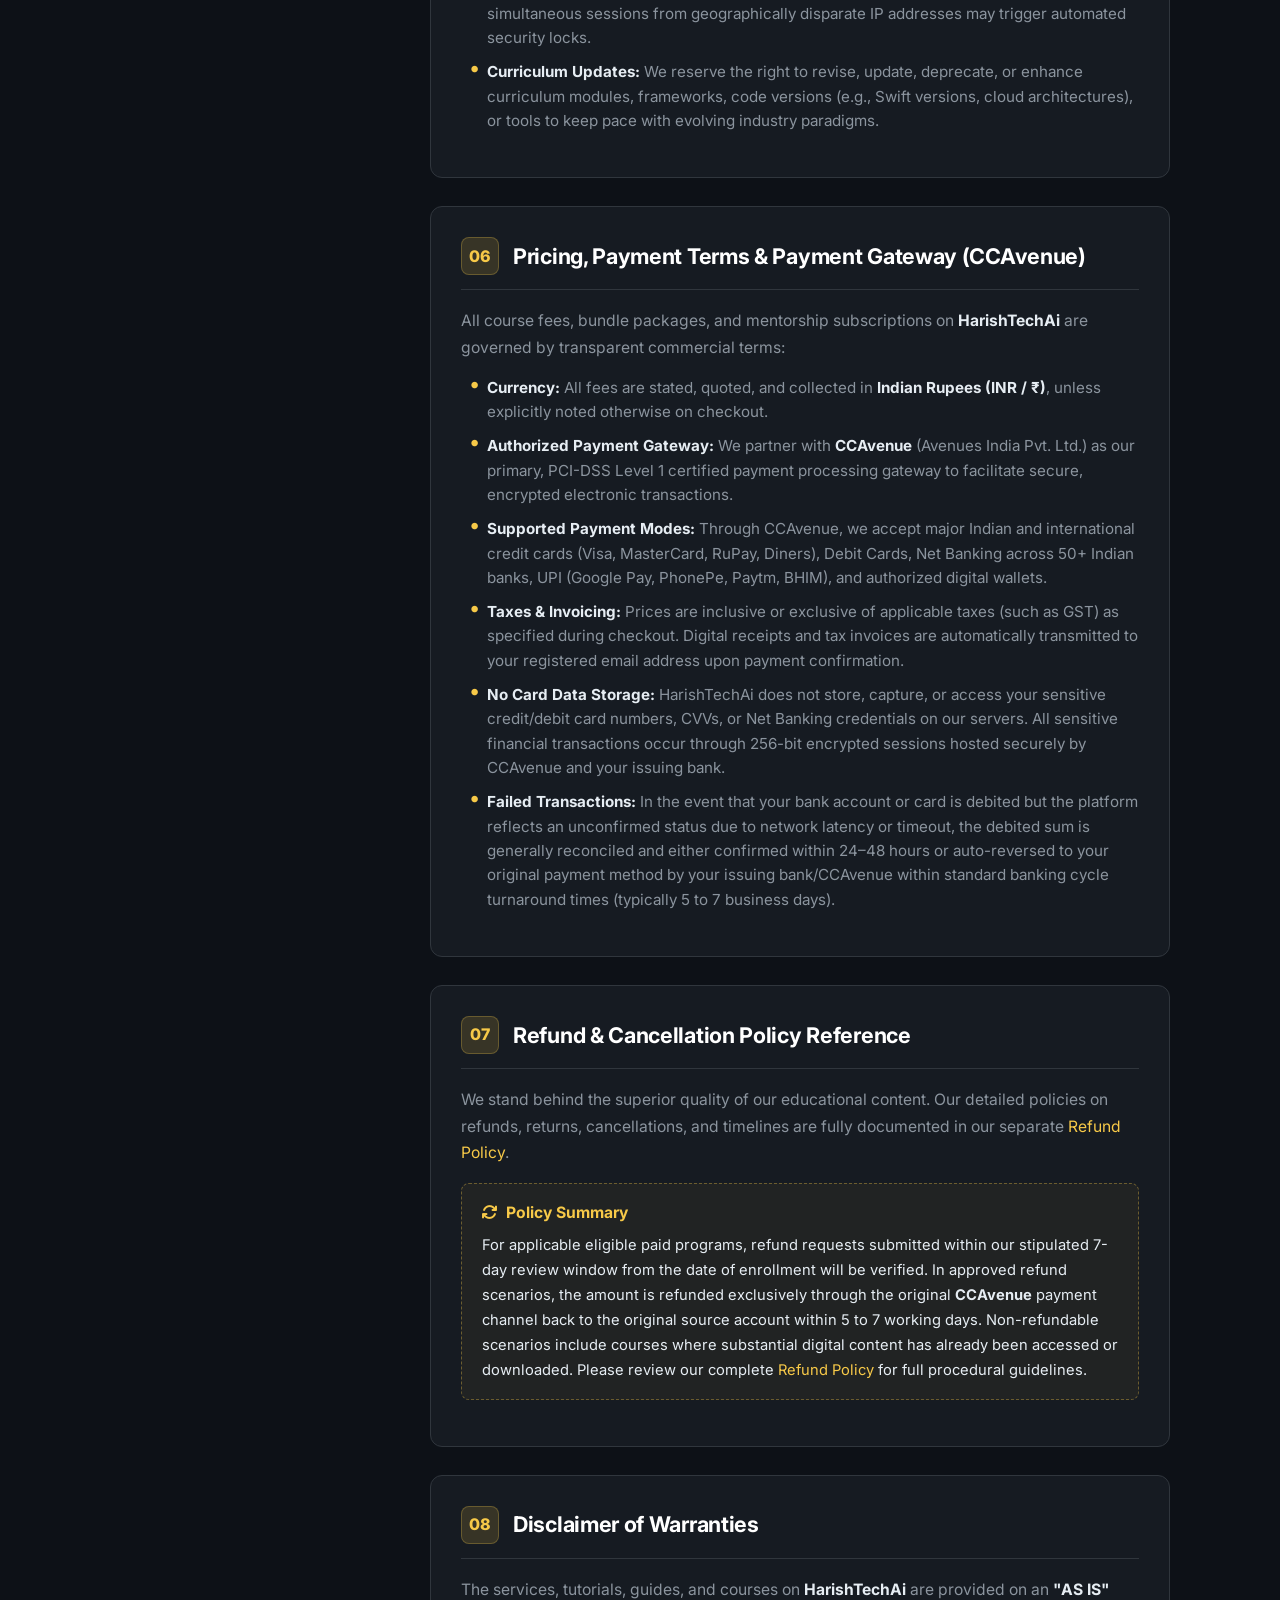
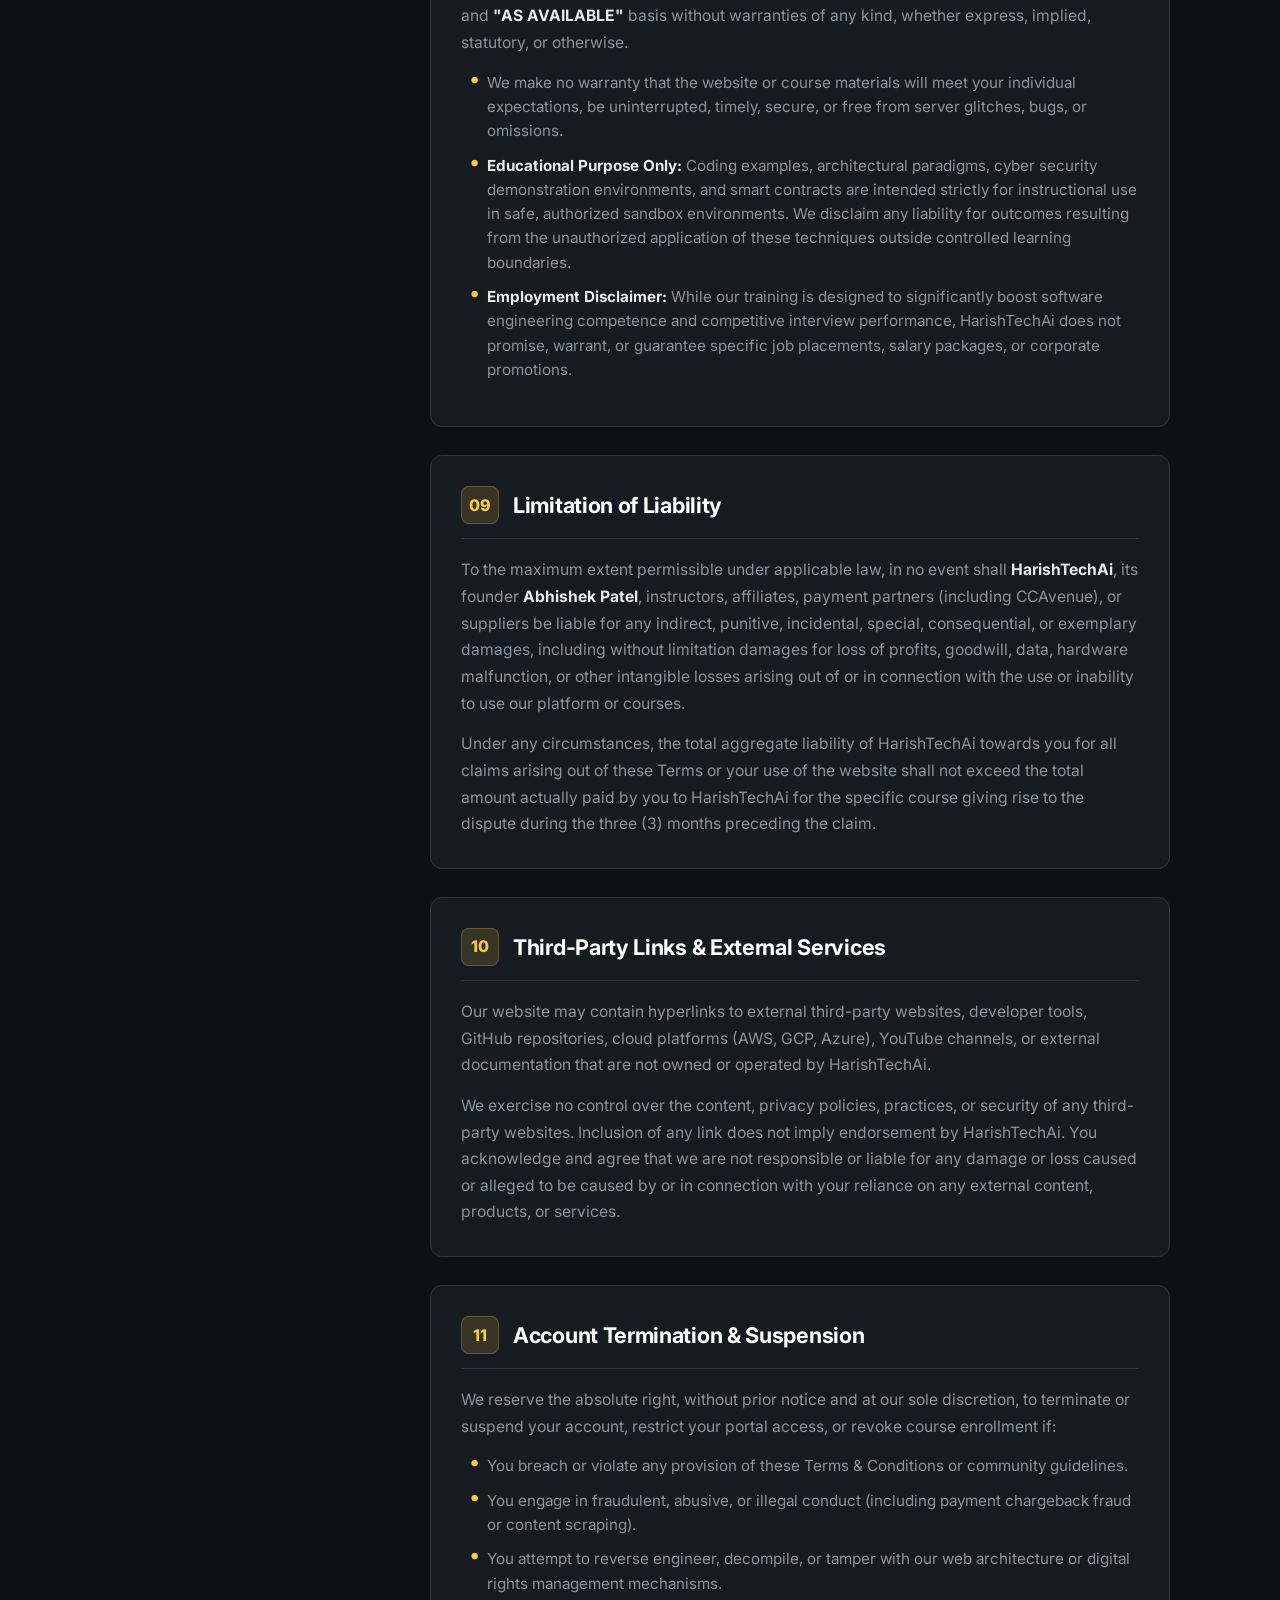
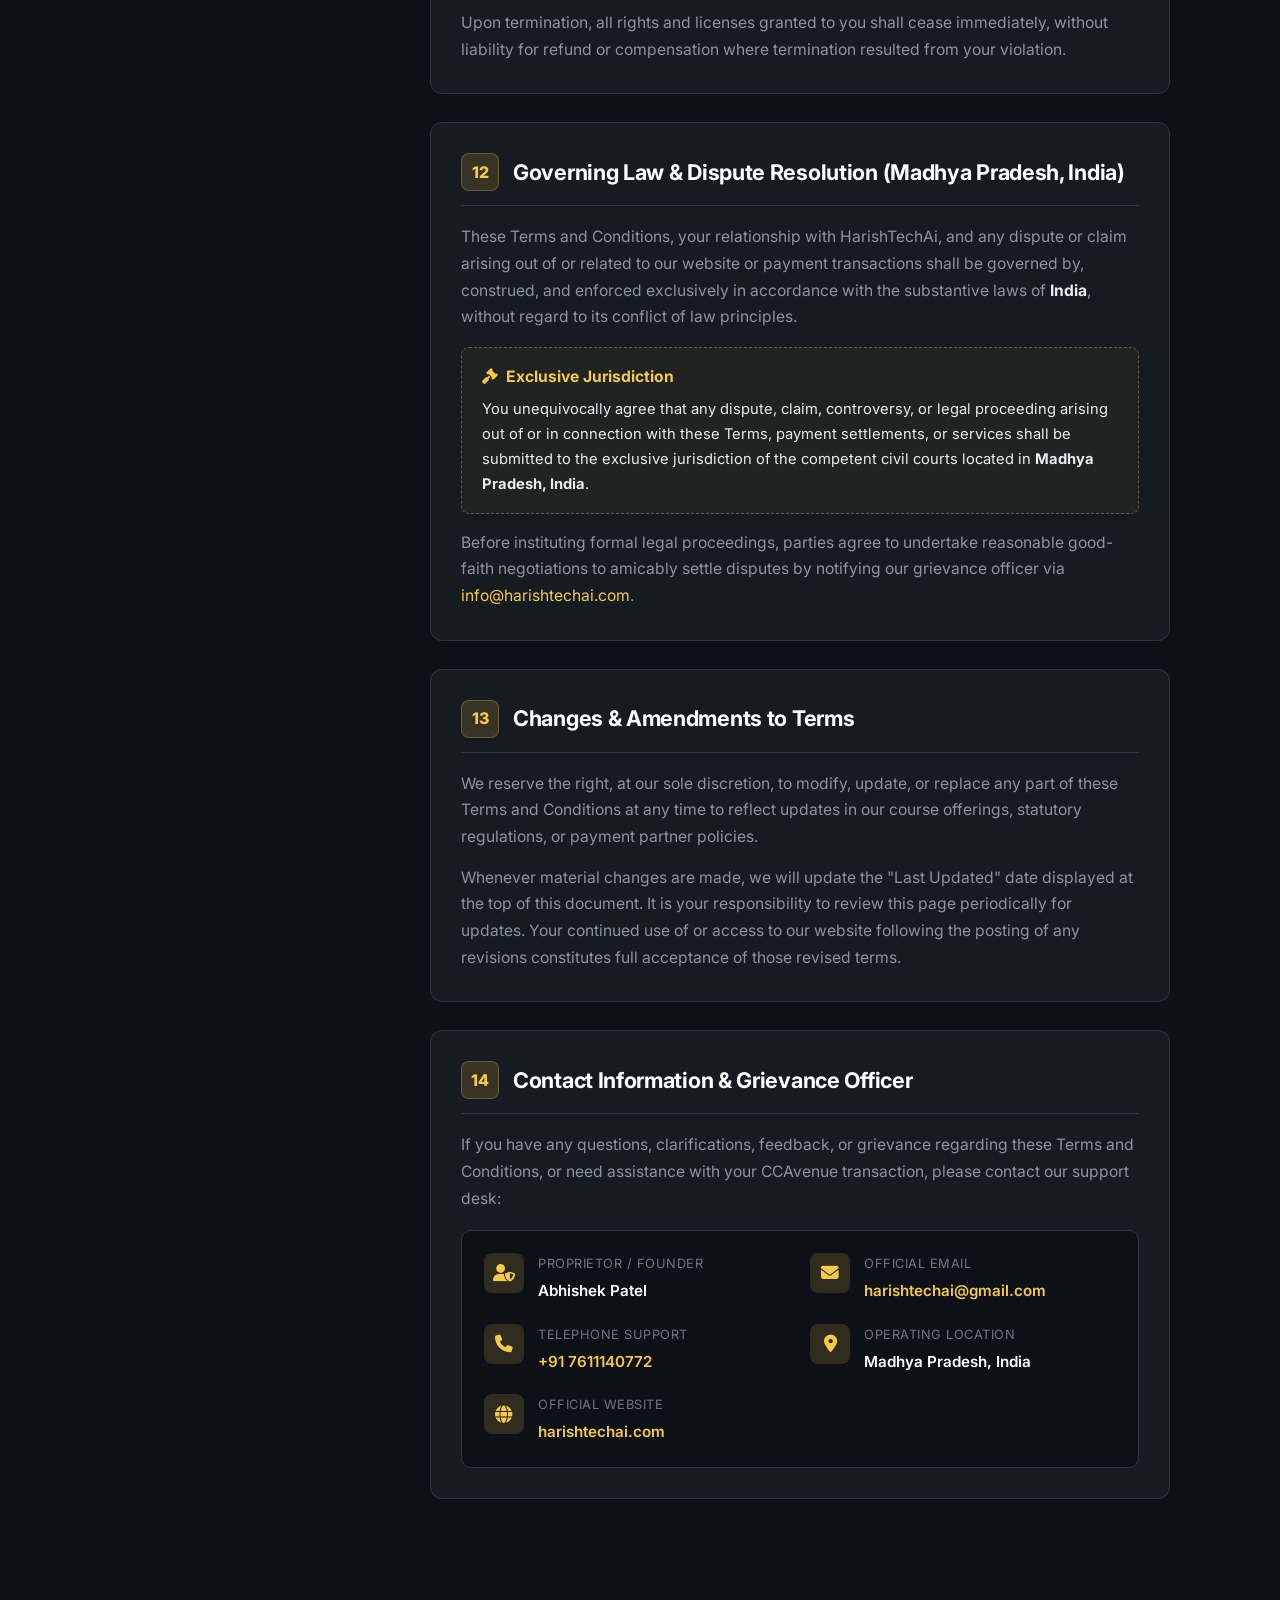
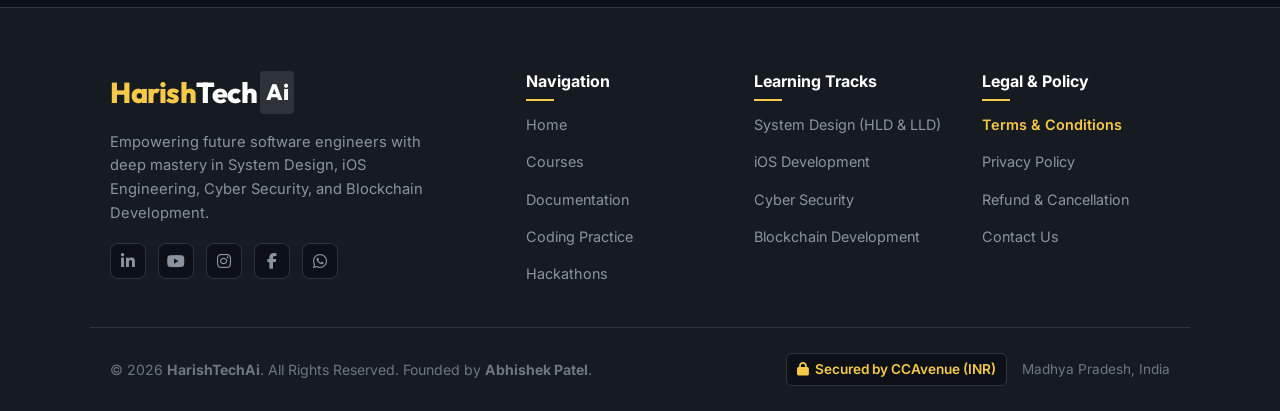
<file: terms-and-conditions.html>
<!DOCTYPE html>
<html lang="en">

<head>
  <meta charset="UTF-8" />
  <meta name="viewport" content="width=device-width, initial-scale=1.0" />
  <title>Terms & Conditions | HarishTechAi</title>
  <meta name="description"
    content="Terms and Conditions for HarishTechAi - Online Tech Education Platform offering System Design, iOS Development, Cyber Security, and Blockchain Development courses." />

  <!-- Favicon -->
  <link rel="icon" type="image/jpeg" href="assets/instructor.jpg" />

  <!-- Google Fonts: Outfit & Inter -->
  <link rel="preconnect" href="https://fonts.googleapis.com" />
  <link rel="preconnect" href="https://fonts.gstatic.com" crossorigin />
  <link href="https://fonts.googleapis.com/css2?family=Outfit:wght@700;800&family=Inter:wght@300;400;500;600;700;800&display=swap"
    rel="stylesheet" />

  <!-- FontAwesome for Icons -->
  <link rel="stylesheet" href="https://cdnjs.cloudflare.com/ajax/libs/font-awesome/6.4.0/css/all.min.css" />

  <style>
    /* ===================================================
       CSS Reset & Variables (Dark Theme & Yellow Accent)
       =================================================== */
    :root {
      --bg-main: #0d1117;
      --bg-card: #161b22;
      --bg-card-hover: #1c2128;
      --bg-glass: rgba(22, 27, 34, 0.85);
      --border-color: #30363d;
      --border-light: rgba(247, 201, 72, 0.25);
      --accent-yellow: #f7c948;
      --accent-yellow-glow: rgba(247, 201, 72, 0.15);
      --accent-yellow-hover: #dfb234;
      --text-main: #e6edf3;
      --text-muted: #8b949e;
      --text-dim: #6e7681;
      --font-stack: 'Inter', -apple-system, BlinkMacSystemFont, 'Segoe UI', Roboto, sans-serif;
      --container-width: 1100px;
      --transition-smooth: all 0.25s ease-in-out;
    }

    * {
      margin: 0;
      padding: 0;
      box-sizing: border-box;
      scroll-behavior: smooth;
    }

    body {
      background-color: var(--bg-main);
      color: var(--text-main);
      font-family: var(--font-stack);
      line-height: 1.7;
      font-size: 16px;
      -webkit-font-smoothing: antialiased;
      -moz-osx-font-smoothing: grayscale;
      overflow-x: hidden;
    }

    /* Scrollbar */
    ::-webkit-scrollbar {
      width: 8px;
    }

    ::-webkit-scrollbar-track {
      background: var(--bg-main);
    }

    ::-webkit-scrollbar-thumb {
      background: #21262d;
      border-radius: 4px;
    }

    ::-webkit-scrollbar-thumb:hover {
      background: var(--accent-yellow);
    }

    a {
      color: var(--accent-yellow);
      text-decoration: none;
      transition: var(--transition-smooth);
    }

    a:hover {
      color: #ffffff;
      text-decoration: underline;
    }

    .container {
      max-width: var(--container-width);
      margin: 0 auto;
      padding: 0 20px;
    }

    /* ===================================================
       Navigation Header
       =================================================== */
    .header {
      position: sticky;
      top: 0;
      z-index: 1000;
      background: var(--bg-glass);
      backdrop-filter: blur(14px);
      -webkit-backdrop-filter: blur(14px);
      border-bottom: 1px solid var(--border-color);
      padding: 16px 0;
    }

    .navbar {
      display: flex;
      align-items: center;
      justify-content: space-between;
    }

    .logo {
      font-family: 'Outfit', 'Inter', -apple-system, BlinkMacSystemFont, sans-serif;
      font-weight: 800;
      font-size: 1.8rem;
      color: #ffffff;
      text-decoration: none;
      letter-spacing: -0.5px;
      display: flex;
      align-items: center;
    }

    .logo span:first-child {
      color: var(--accent-yellow);
    }

    .logo span:last-child {
      color: #ffffff;
      background-color: rgba(255, 255, 255, 0.1);
      padding: 2px 6px;
      border-radius: 4px;
      margin-left: 3px;
      font-size: 1.4rem;
    }

    .logo:hover {
      text-decoration: none;
      opacity: 0.95;
    }

    .nav-links {
      display: flex;
      align-items: center;
      gap: 24px;
      list-style: none;
    }

    .nav-links a {
      color: var(--text-muted);
      font-size: 0.95rem;
      font-weight: 500;
      text-decoration: none;
    }

    .nav-links a:hover {
      color: var(--accent-yellow);
      text-decoration: none;
    }

    .nav-btn {
      background-color: var(--accent-yellow);
      color: #0d1117 !important;
      font-weight: 700;
      font-size: 0.9rem;
      padding: 8px 18px;
      border-radius: 6px;
      transition: var(--transition-smooth);
      display: inline-flex;
      align-items: center;
      gap: 8px;
    }

    .nav-btn:hover {
      background-color: #ffffff;
      color: #0d1117 !important;
      transform: translateY(-1px);
      box-shadow: 0 4px 15px rgba(247, 201, 72, 0.3);
      text-decoration: none;
    }

    /* ===================================================
       Hero Banner
       =================================================== */
    .page-hero {
      padding: 60px 0 40px;
      border-bottom: 1px solid var(--border-color);
      background: radial-gradient(circle at 50% 0%, rgba(247, 201, 72, 0.08) 0%, transparent 65%);
      text-align: center;
    }

    .badge {
      display: inline-flex;
      align-items: center;
      gap: 8px;
      padding: 6px 14px;
      background: var(--accent-yellow-glow);
      border: 1px solid var(--border-light);
      border-radius: 50px;
      color: var(--accent-yellow);
      font-size: 0.85rem;
      font-weight: 600;
      letter-spacing: 0.5px;
      text-transform: uppercase;
      margin-bottom: 18px;
    }

    .page-hero h1 {
      font-size: 2.75rem;
      font-weight: 800;
      line-height: 1.2;
      margin-bottom: 14px;
      color: #ffffff;
      letter-spacing: -0.8px;
    }

    .page-hero h1 span {
      color: var(--accent-yellow);
    }

    .page-hero p {
      color: var(--text-muted);
      font-size: 1.1rem;
      max-width: 650px;
      margin: 0 auto 20px;
    }

    .meta-info {
      display: flex;
      justify-content: center;
      flex-wrap: wrap;
      gap: 20px;
      color: var(--text-dim);
      font-size: 0.9rem;
    }

    .meta-info span {
      display: inline-flex;
      align-items: center;
      gap: 6px;
    }

    .meta-info span i {
      color: var(--accent-yellow);
    }

    /* ===================================================
       Main Layout (TOC + Content)
       =================================================== */
    .content-wrapper {
      display: grid;
      grid-template-columns: 280px 1fr;
      gap: 40px;
      padding: 50px 0 80px;
      align-items: start;
    }

    /* Sticky Sidebar / Table of Contents */
    .sidebar {
      position: sticky;
      top: 100px;
      background: var(--bg-card);
      border: 1px solid var(--border-color);
      border-radius: 12px;
      padding: 24px;
    }

    .sidebar h3 {
      font-size: 1.05rem;
      font-weight: 700;
      color: #ffffff;
      margin-bottom: 16px;
      display: flex;
      align-items: center;
      gap: 10px;
      border-bottom: 1px solid var(--border-color);
      padding-bottom: 12px;
    }

    .sidebar h3 i {
      color: var(--accent-yellow);
    }

    .toc-list {
      list-style: none;
      display: flex;
      flex-direction: column;
      gap: 8px;
      max-height: calc(100vh - 220px);
      overflow-y: auto;
      padding-right: 4px;
    }

    .toc-list::-webkit-scrollbar {
      width: 4px;
    }

    .toc-list a {
      color: var(--text-muted);
      font-size: 0.88rem;
      font-weight: 500;
      display: block;
      padding: 6px 10px;
      border-radius: 6px;
      transition: var(--transition-smooth);
      text-decoration: none;
    }

    .toc-list a:hover {
      background: var(--accent-yellow-glow);
      color: var(--accent-yellow);
      transform: translateX(3px);
    }

    /* Terms Body */
    .terms-content {
      background: transparent;
    }

    .notice-box {
      background: var(--bg-card);
      border: 1px solid var(--border-light);
      border-left: 4px solid var(--accent-yellow);
      border-radius: 10px;
      padding: 20px 24px;
      margin-bottom: 35px;
    }

    .notice-box h4 {
      color: var(--accent-yellow);
      font-size: 1.05rem;
      font-weight: 700;
      margin-bottom: 8px;
      display: flex;
      align-items: center;
      gap: 8px;
    }

    .notice-box p {
      color: var(--text-main);
      font-size: 0.95rem;
      line-height: 1.6;
      margin: 0;
    }

    .section-block {
      background: var(--bg-card);
      border: 1px solid var(--border-color);
      border-radius: 12px;
      padding: 30px;
      margin-bottom: 28px;
      transition: var(--transition-smooth);
    }

    .section-block:hover {
      border-color: rgba(247, 201, 72, 0.4);
    }

    .section-header {
      display: flex;
      align-items: center;
      gap: 14px;
      margin-bottom: 18px;
      border-bottom: 1px solid var(--border-color);
      padding-bottom: 14px;
    }

    .section-number {
      width: 38px;
      height: 38px;
      background: var(--accent-yellow-glow);
      border: 1px solid var(--border-light);
      color: var(--accent-yellow);
      font-weight: 800;
      font-size: 1rem;
      border-radius: 8px;
      display: flex;
      align-items: center;
      justify-content: center;
      flex-shrink: 0;
    }

    .section-header h2 {
      font-size: 1.35rem;
      font-weight: 700;
      color: #ffffff;
      letter-spacing: -0.3px;
    }

    .section-body p {
      color: var(--text-muted);
      font-size: 0.98rem;
      margin-bottom: 14px;
      line-height: 1.7;
    }

    .section-body p:last-child {
      margin-bottom: 0;
    }

    .section-body strong {
      color: var(--text-main);
    }

    .section-body ul {
      list-style: none;
      margin: 14px 0;
      display: flex;
      flex-direction: column;
      gap: 10px;
    }

    .section-body ul li {
      position: relative;
      padding-left: 26px;
      color: var(--text-muted);
      font-size: 0.95rem;
      line-height: 1.6;
    }

    .section-body ul li::before {
      content: "•";
      position: absolute;
      left: 8px;
      color: var(--accent-yellow);
      font-size: 1.3rem;
      line-height: 1;
      top: -2px;
    }

    .highlight-card {
      background: rgba(247, 201, 72, 0.05);
      border: 1px dashed rgba(247, 201, 72, 0.35);
      border-radius: 8px;
      padding: 16px 20px;
      margin: 16px 0;
    }

    .highlight-card h4 {
      color: var(--accent-yellow);
      font-size: 0.98rem;
      margin-bottom: 6px;
      display: flex;
      align-items: center;
      gap: 8px;
    }

    .highlight-card p {
      color: var(--text-main);
      font-size: 0.92rem;
      margin: 0;
    }

    /* Course Badges Grid */
    .course-grid {
      display: grid;
      grid-template-columns: repeat(auto-fit, minmax(220px, 1fr));
      gap: 14px;
      margin: 18px 0;
    }

    .course-item {
      background: #0d1117;
      border: 1px solid var(--border-color);
      border-radius: 8px;
      padding: 14px;
      display: flex;
      align-items: center;
      gap: 12px;
    }

    .course-item i {
      color: var(--accent-yellow);
      font-size: 1.25rem;
    }

    .course-item span {
      font-size: 0.92rem;
      font-weight: 600;
      color: var(--text-main);
    }

    /* Do's and Don'ts Grid */
    .rules-grid {
      display: grid;
      grid-template-columns: 1fr 1fr;
      gap: 20px;
      margin: 18px 0;
    }

    .rule-card {
      background: #0d1117;
      border-radius: 8px;
      padding: 18px;
      border: 1px solid var(--border-color);
    }

    .rule-card.dos {
      border-top: 3px solid #3fb950;
    }

    .rule-card.donts {
      border-top: 3px solid #f85149;
    }

    .rule-card h4 {
      font-size: 1rem;
      margin-bottom: 12px;
      display: flex;
      align-items: center;
      gap: 8px;
    }

    .rule-card.dos h4 {
      color: #3fb950;
    }

    .rule-card.donts h4 {
      color: #f85149;
    }

    .rule-card ul li::before {
      display: none;
    }

    .rule-card ul li {
      padding-left: 0;
      display: flex;
      align-items: flex-start;
      gap: 8px;
      margin-bottom: 8px;
      font-size: 0.9rem;
    }

    /* Contact Details Box */
    .contact-card {
      background: #0d1117;
      border: 1px solid var(--border-color);
      border-radius: 10px;
      padding: 22px;
      margin-top: 18px;
      display: grid;
      grid-template-columns: repeat(auto-fit, minmax(220px, 1fr));
      gap: 20px;
    }

    .contact-info-item {
      display: flex;
      align-items: flex-start;
      gap: 14px;
    }

    .contact-info-item .icon {
      width: 40px;
      height: 40px;
      border-radius: 8px;
      background: var(--accent-yellow-glow);
      color: var(--accent-yellow);
      display: flex;
      align-items: center;
      justify-content: center;
      flex-shrink: 0;
      font-size: 1.1rem;
    }

    .contact-info-item .label {
      font-size: 0.8rem;
      color: var(--text-dim);
      text-transform: uppercase;
      letter-spacing: 0.5px;
      margin-bottom: 3px;
    }

    .contact-info-item .val {
      font-size: 0.95rem;
      color: #ffffff;
      font-weight: 600;
    }

    /* ===================================================
       Footer
       =================================================== */
    .footer {
      background: var(--bg-card);
      border-top: 1px solid var(--border-color);
      padding: 60px 0 25px;
    }

    .footer-grid {
      display: grid;
      grid-template-columns: 2fr 1fr 1fr 1fr;
      gap: 40px;
      margin-bottom: 40px;
    }

    .footer-brand .logo {
      margin-bottom: 14px;
    }

    .footer-brand p {
      color: var(--text-muted);
      font-size: 0.92rem;
      line-height: 1.6;
      max-width: 320px;
      margin-bottom: 18px;
    }

    .footer-column h4 {
      color: #ffffff;
      font-size: 1rem;
      font-weight: 700;
      margin-bottom: 16px;
      position: relative;
    }

    .footer-column h4::after {
      content: "";
      position: absolute;
      left: 0;
      bottom: -6px;
      width: 28px;
      height: 2px;
      background: var(--accent-yellow);
    }

    .footer-column ul {
      list-style: none;
      display: flex;
      flex-direction: column;
      gap: 10px;
    }

    .footer-column ul a {
      color: var(--text-muted);
      font-size: 0.9rem;
      text-decoration: none;
      transition: var(--transition-smooth);
    }

    .footer-column ul a:hover {
      color: var(--accent-yellow);
      padding-left: 4px;
    }

    .footer-social-links {
      display: flex;
      gap: 12px;
      margin-top: 12px;
    }

    .footer-social-links a {
      width: 36px;
      height: 36px;
      background: var(--bg-main);
      border: 1px solid var(--border-color);
      border-radius: 8px;
      display: flex;
      align-items: center;
      justify-content: center;
      color: var(--text-muted);
      font-size: 1rem;
      transition: var(--transition-smooth);
    }

    .footer-social-links a:hover {
      background: var(--accent-yellow);
      color: #0d1117;
      border-color: var(--accent-yellow);
      transform: translateY(-3px);
    }

    .footer-bottom {
      border-top: 1px solid var(--border-color);
      padding-top: 25px;
      display: flex;
      align-items: center;
      justify-content: space-between;
      flex-wrap: wrap;
      gap: 15px;
      color: var(--text-dim);
      font-size: 0.88rem;
    }

    .footer-badges {
      display: flex;
      align-items: center;
      gap: 15px;
      font-size: 0.85rem;
    }

    .badge-ccavenue {
      background: #0d1117;
      border: 1px solid var(--border-color);
      padding: 4px 10px;
      border-radius: 6px;
      color: var(--accent-yellow);
      display: inline-flex;
      align-items: center;
      gap: 6px;
      font-weight: 600;
    }

    /* ===================================================
       Responsive Breakpoints
       =================================================== */
    @media (max-width: 992px) {
      .content-wrapper {
        grid-template-columns: 1fr;
      }

      .sidebar {
        display: none;
        /* Hide TOC on medium screens for simplicity */
      }

      .footer-grid {
        grid-template-columns: 1fr 1fr;
        gap: 30px;
      }
    }

    @media (max-width: 768px) {
      .page-hero h1 {
        font-size: 2rem;
      }

      .rules-grid {
        grid-template-columns: 1fr;
      }

      .section-block {
        padding: 20px;
      }

      .footer-grid {
        grid-template-columns: 1fr;
      }

      .footer-bottom {
        flex-direction: column;
        text-align: center;
      }

      .nav-links {
        display: none;
      }
    }
  </style>
</head>

<body>

  <!-- Header / Navigation Bar -->
  <header class="header">
    <div class="container navbar">
      <a href="index.html" class="logo">
        <span>Harish</span>Tech<span>Ai</span>
      </a>
      <ul class="nav-links">
        <li><a href="index.html">Home</a></li>
        <li><a href="index.html#learning">Courses</a></li>
        <li><a href="docs.html">Docs</a></li>
        <li><a href="index.html#contact">Contact</a></li>
        <li><a href="privacy-policy.html">Privacy Policy</a></li>
        <li><a href="refund-policy.html">Refund Policy</a></li>
      </ul>
      <a href="index.html" class="nav-btn">
        <i class="fa-solid fa-arrow-left"></i> Back to Website
      </a>
    </div>
  </header>

  <!-- Page Hero Banner -->
  <section class="page-hero">
    <div class="container">
      <span class="badge">
        <i class="fa-solid fa-shield-halved"></i> Legal &amp; Compliance Document
      </span>
      <h1>Terms &amp; <span>Conditions</span></h1>
      <p>
        Please review these terms and conditions carefully before using our platform, accessing our learning resources,
        or purchasing educational programs.
      </p>
      <div class="meta-info">
        <span><i class="fa-regular fa-calendar-check"></i> Last Updated: September 18, 2026</span>
        <span><i class="fa-solid fa-location-dot"></i> Jurisdiction: Madhya Pradesh, India</span>
        <span><i class="fa-solid fa-credit-card"></i> Payment Processing: CCAvenue (INR)</span>
      </div>
    </div>
  </section>

  <!-- Main Content Layout -->
  <main class="container">
    <div class="content-wrapper">

      <!-- Sticky Table of Contents (Sidebar) -->
      <aside class="sidebar">
        <h3><i class="fa-solid fa-list-ol"></i> Table of Contents</h3>
        <ul class="toc-list">
          <li><a href="#acceptance">1. Acceptance of Terms</a></li>
          <li><a href="#about">2. About HarishTechAi</a></li>
          <li><a href="#usage">3. Use of Website (Do's &amp; Don'ts)</a></li>
          <li><a href="#ipr">4. Intellectual Property Rights</a></li>
          <li><a href="#enrollment">5. Course Access &amp; Enrollment</a></li>
          <li><a href="#payments">6. Payment Terms &amp; Gateway</a></li>
          <li><a href="#refund-policy">7. Refund &amp; Cancellation</a></li>
          <li><a href="#disclaimer">8. Disclaimer of Warranties</a></li>
          <li><a href="#liability">9. Limitation of Liability</a></li>
          <li><a href="#third-party">10. Third-Party Links</a></li>
          <li><a href="#termination">11. Account Termination</a></li>
          <li><a href="#governing-law">12. Governing Law &amp; Jurisdiction</a></li>
          <li><a href="#modifications">13. Changes to Terms</a></li>
          <li><a href="#contact-us">14. Contact &amp; Grievances</a></li>
        </ul>
      </aside>

      <!-- Terms Details Content -->
      <article class="terms-content">

        <!-- Crucial Notice Box for CCAvenue and Students -->
        <div class="notice-box">
          <h4><i class="fa-solid fa-circle-info"></i> Important Merchant Notice</h4>
          <p>
            This website <strong>harishtechai.com</strong> is owned and operated by <strong>Abhishek Patel</strong>,
            based in Madhya Pradesh, India. By accessing our educational services or completing a payment through our
            authorized payment partner <strong>CCAvenue</strong>, you unconditionally enter into a legally binding
            agreement in accordance with the Information Technology Act, 2000 and applicable consumer and commercial
            laws of India.
          </p>
        </div>

        <!-- Section 1: Acceptance of Terms -->
        <section id="acceptance" class="section-block">
          <div class="section-header">
            <span class="section-number">01</span>
            <h2>Acceptance of Terms</h2>
          </div>
          <div class="section-body">
            <p>
              Welcome to <strong>HarishTechAi</strong> ("we", "us", "our", or "Platform"). These Terms and Conditions
              govern your access to and use of our website located at <a href="https://harishtechai.com"
                target="_blank">harishtechai.com</a>, including any subdomains, associated mobile interfaces, multimedia
              content, software code, and online educational materials.
            </p>
            <p>
              By accessing, browsing, registering an account, or purchasing any educational course on this platform, you
              acknowledge that you have read, understood, and agreed to be bound by these Terms and Conditions, along
              with our <a href="privacy-policy.html">Privacy Policy</a> and <a href="refund-policy.html">Refund
                Policy</a>.
            </p>
            <p>
              If you do not agree to these terms in their entirety, you must immediately discontinue your use of our
              website and services.
            </p>
          </div>
        </section>

        <!-- Section 2: About HarishTechAi -->
        <section id="about" class="section-block">
          <div class="section-header">
            <span class="section-number">02</span>
            <h2>About HarishTechAi &amp; Educational Services</h2>
          </div>
          <div class="section-body">
            <p>
              <strong>HarishTechAi</strong> is a premier tech education platform founded and managed by <strong>Abhishek
                Patel</strong>, operating from Madhya Pradesh, India. Our core objective is empowering developers,
              computer science students, and working tech professionals with industry-grade, hands-on software
              engineering skills.
            </p>
            <p>We provide specialized curriculum, code walkthroughs, and practical roadmaps across four principal
              learning tracks:</p>

            <div class="course-grid">
              <div class="course-item">
                <i class="fa-solid fa-sitemap"></i>
                <span>System Design (HLD &amp; LLD)</span>
              </div>
              <div class="course-item">
                <i class="fa-brands fa-apple"></i>
                <span>iOS Dev (Swift &amp; SwiftUI)</span>
              </div>
              <div class="course-item">
                <i class="fa-solid fa-shield-halved"></i>
                <span>Cyber Security</span>
              </div>
              <div class="course-item">
                <i class="fa-solid fa-cubes"></i>
                <span>Blockchain Development</span>
              </div>
            </div>

            <p>
              All educational services provided are purely for technical skill enhancement, interview readiness, and
              knowledge building. Enrollment in any track does not constitute a legal guarantee of employment or
              academic degree accreditation.
            </p>
          </div>
        </section>

        <!-- Section 3: Use of Website (Do's & Don'ts) -->
        <section id="usage" class="section-block">
          <div class="section-header">
            <span class="section-number">03</span>
            <h2>Use of Website (Do's and Don'ts)</h2>
          </div>
          <div class="section-body">
            <p>
              You agree to use <strong>harishtechai.com</strong> exclusively for lawful educational purposes and in
              complete harmony with all local, state, national, and international laws and regulations.
            </p>

            <div class="rules-grid">
              <div class="rule-card dos">
                <h4><i class="fa-solid fa-circle-check"></i> What You Should Do (Do's)</h4>
                <ul>
                  <li><i class="fa-solid fa-check" style="color: #3fb950;"></i> Provide accurate, current, and genuine
                    details when contacting or registering.</li>
                  <li><i class="fa-solid fa-check" style="color: #3fb950;"></i> Use code samples, architecture designs,
                    and projects for personal practice and portfolio building.</li>
                  <li><i class="fa-solid fa-check" style="color: #3fb950;"></i> Maintain the confidentiality of your
                    login credentials and purchase receipts.</li>
                  <li><i class="fa-solid fa-check" style="color: #3fb950;"></i> Respect community standards when
                    interacting with mentors and peers.</li>
                </ul>
              </div>
              <div class="rule-card donts">
                <h4><i class="fa-solid fa-circle-xmark"></i> Prohibited Activities (Don'ts)</h4>
                <ul>
                  <li><i class="fa-solid fa-xmark" style="color: #f85149;"></i> Do not copy, pirate, record, rip, or
                    redistribute video lectures and premium materials.</li>
                  <li><i class="fa-solid fa-xmark" style="color: #f85149;"></i> Do not share your paid course
                    credentials with third parties or torrenting networks.</li>
                  <li><i class="fa-solid fa-xmark" style="color: #f85149;"></i> Do not use automated scrapers, bots,
                    spiders, or DDoS mechanisms against our servers.</li>
                  <li><i class="fa-solid fa-xmark" style="color: #f85149;"></i> Do not conduct unauthorized penetration
                    testing or vulnerability exploitation on our domains.</li>
                </ul>
              </div>
            </div>
          </div>
        </section>

        <!-- Section 4: Intellectual Property Rights -->
        <section id="ipr" class="section-block">
          <div class="section-header">
            <span class="section-number">04</span>
            <h2>Intellectual Property Rights</h2>
          </div>
          <div class="section-body">
            <p>
              All intellectual property on <strong>harishtechai.com</strong>—including without limitation all video
              lectures, course outlines, visual system design diagrams, source code implementations, quizzes, written
              documentation, graphics, branding, logos, trademarks, and website UI design—is the exclusive proprietary
              asset of <strong>HarishTechAi</strong> and <strong>Abhishek Patel</strong>, protected under Indian
              Copyright and Trademark legislation and international copyright conventions.
            </p>
            <div class="highlight-card">
              <h4><i class="fa-solid fa-lock"></i> Limited Personal License</h4>
              <p>
                Upon valid enrollment, you are granted a limited, non-exclusive, non-transferable, revocable license to
                access and view course content solely for your personal, non-commercial self-study. Any commercial
                resale, re-broadcasting, public exhibition, or unauthorized uploading to Telegram, Google Drive, Mega,
                YouTube, or torrent platforms is strictly unlawful and will attract immediate legal action and statutory
                damages under the Indian Copyright Act, 1957.
              </p>
            </div>
          </div>
        </section>

        <!-- Section 5: Course Access & Enrollment Rules -->
        <section id="enrollment" class="section-block">
          <div class="section-header">
            <span class="section-number">05</span>
            <h2>Course Access &amp; Enrollment Rules</h2>
          </div>
          <div class="section-body">
            <p>
              To enroll in paid or certified programs, learners must be at least 18 years of age or possess legal
              parental/guardian consent under applicable Indian laws.
            </p>
            <ul>
              <li><strong>Instant Digital Access:</strong> Upon successful transaction verification via our payment
                gateway, access credentials or digital learning links are delivered electronically via email or unlocked
                on your user dashboard instantly or within a maximum turnaround of 24 hours.</li>
              <li><strong>Single-User License:</strong> Each enrollment represents a single individual seat. Multiple
                simultaneous sessions from geographically disparate IP addresses may trigger automated security locks.
              </li>
              <li><strong>Curriculum Updates:</strong> We reserve the right to revise, update, deprecate, or enhance
                curriculum modules, frameworks, code versions (e.g., Swift versions, cloud architectures), or tools to
                keep pace with evolving industry paradigms.</li>
            </ul>
          </div>
        </section>

        <!-- Section 6: Payment Terms & Gateway (CCAvenue Approval Friendly) -->
        <section id="payments" class="section-block">
          <div class="section-header">
            <span class="section-number">06</span>
            <h2>Pricing, Payment Terms &amp; Payment Gateway (CCAvenue)</h2>
          </div>
          <div class="section-body">
            <p>
              All course fees, bundle packages, and mentorship subscriptions on <strong>HarishTechAi</strong> are
              governed by transparent commercial terms:
            </p>
            <ul>
              <li><strong>Currency:</strong> All fees are stated, quoted, and collected in <strong>Indian Rupees (INR /
                  ₹)</strong>, unless explicitly noted otherwise on checkout.</li>
              <li><strong>Authorized Payment Gateway:</strong> We partner with <strong>CCAvenue</strong> (Avenues India
                Pvt. Ltd.) as our primary, PCI-DSS Level 1 certified payment processing gateway to facilitate secure,
                encrypted electronic transactions.</li>
              <li><strong>Supported Payment Modes:</strong> Through CCAvenue, we accept major Indian and international
                credit cards (Visa, MasterCard, RuPay, Diners), Debit Cards, Net Banking across 50+ Indian banks, UPI
                (Google Pay, PhonePe, Paytm, BHIM), and authorized digital wallets.</li>
              <li><strong>Taxes &amp; Invoicing:</strong> Prices are inclusive or exclusive of applicable taxes (such as
                GST) as specified during checkout. Digital receipts and tax invoices are automatically transmitted to
                your registered email address upon payment confirmation.</li>
              <li><strong>No Card Data Storage:</strong> HarishTechAi does not store, capture, or access your sensitive
                credit/debit card numbers, CVVs, or Net Banking credentials on our servers. All sensitive financial
                transactions occur through 256-bit encrypted sessions hosted securely by CCAvenue and your issuing bank.
              </li>
              <li><strong>Failed Transactions:</strong> In the event that your bank account or card is debited but the
                platform reflects an unconfirmed status due to network latency or timeout, the debited sum is generally
                reconciled and either confirmed within 24–48 hours or auto-reversed to your original payment method by
                your issuing bank/CCAvenue within standard banking cycle turnaround times (typically 5 to 7 business
                days).</li>
            </ul>
          </div>
        </section>

        <!-- Section 7: Refund Policy Reference -->
        <section id="refund-policy" class="section-block">
          <div class="section-header">
            <span class="section-number">07</span>
            <h2>Refund &amp; Cancellation Policy Reference</h2>
          </div>
          <div class="section-body">
            <p>
              We stand behind the superior quality of our educational content. Our detailed policies on refunds,
              returns, cancellations, and timelines are fully documented in our separate <a
                href="refund-policy.html">Refund Policy</a>.
            </p>
            <div class="highlight-card">
              <h4><i class="fa-solid fa-arrows-rotate"></i> Policy Summary</h4>
              <p>
                For applicable eligible paid programs, refund requests submitted within our stipulated 7-day review
                window from the date of enrollment will be verified. In approved refund scenarios, the amount is
                refunded exclusively through the original <strong>CCAvenue</strong> payment channel back to the original
                source account within 5 to 7 working days. Non-refundable scenarios include courses where substantial
                digital content has already been accessed or downloaded. Please review our complete <a
                  href="refund-policy.html">Refund Policy</a> for full procedural guidelines.
              </p>
            </div>
          </div>
        </section>

        <!-- Section 8: Disclaimer of Warranties -->
        <section id="disclaimer" class="section-block">
          <div class="section-header">
            <span class="section-number">08</span>
            <h2>Disclaimer of Warranties</h2>
          </div>
          <div class="section-body">
            <p>
              The services, tutorials, guides, and courses on <strong>HarishTechAi</strong> are provided on an
              <strong>"AS IS"</strong> and <strong>"AS AVAILABLE"</strong> basis without warranties of any kind, whether
              express, implied, statutory, or otherwise.
            </p>
            <ul>
              <li>We make no warranty that the website or course materials will meet your individual expectations, be
                uninterrupted, timely, secure, or free from server glitches, bugs, or omissions.</li>
              <li><strong>Educational Purpose Only:</strong> Coding examples, architectural paradigms, cyber security
                demonstration environments, and smart contracts are intended strictly for instructional use in safe,
                authorized sandbox environments. We disclaim any liability for outcomes resulting from the unauthorized
                application of these techniques outside controlled learning boundaries.</li>
              <li><strong>Employment Disclaimer:</strong> While our training is designed to significantly boost software
                engineering competence and competitive interview performance, HarishTechAi does not promise, warrant, or
                guarantee specific job placements, salary packages, or corporate promotions.</li>
            </ul>
          </div>
        </section>

        <!-- Section 9: Limitation of Liability -->
        <section id="liability" class="section-block">
          <div class="section-header">
            <span class="section-number">09</span>
            <h2>Limitation of Liability</h2>
          </div>
          <div class="section-body">
            <p>
              To the maximum extent permissible under applicable law, in no event shall <strong>HarishTechAi</strong>,
              its founder <strong>Abhishek Patel</strong>, instructors, affiliates, payment partners (including
              CCAvenue), or suppliers be liable for any indirect, punitive, incidental, special, consequential, or
              exemplary damages, including without limitation damages for loss of profits, goodwill, data, hardware
              malfunction, or other intangible losses arising out of or in connection with the use or inability to use
              our platform or courses.
            </p>
            <p>
              Under any circumstances, the total aggregate liability of HarishTechAi towards you for all claims arising
              out of these Terms or your use of the website shall not exceed the total amount actually paid by you to
              HarishTechAi for the specific course giving rise to the dispute during the three (3) months preceding the
              claim.
            </p>
          </div>
        </section>

        <!-- Section 10: Third Party Links -->
        <section id="third-party" class="section-block">
          <div class="section-header">
            <span class="section-number">10</span>
            <h2>Third-Party Links &amp; External Services</h2>
          </div>
          <div class="section-body">
            <p>
              Our website may contain hyperlinks to external third-party websites, developer tools, GitHub repositories,
              cloud platforms (AWS, GCP, Azure), YouTube channels, or external documentation that are not owned or
              operated by HarishTechAi.
            </p>
            <p>
              We exercise no control over the content, privacy policies, practices, or security of any third-party
              websites. Inclusion of any link does not imply endorsement by HarishTechAi. You acknowledge and agree that
              we are not responsible or liable for any damage or loss caused or alleged to be caused by or in connection
              with your reliance on any external content, products, or services.
            </p>
          </div>
        </section>

        <!-- Section 11: Termination & Account Suspension -->
        <section id="termination" class="section-block">
          <div class="section-header">
            <span class="section-number">11</span>
            <h2>Account Termination &amp; Suspension</h2>
          </div>
          <div class="section-body">
            <p>
              We reserve the absolute right, without prior notice and at our sole discretion, to terminate or suspend
              your account, restrict your portal access, or revoke course enrollment if:
            </p>
            <ul>
              <li>You breach or violate any provision of these Terms &amp; Conditions or community guidelines.</li>
              <li>You engage in fraudulent, abusive, or illegal conduct (including payment chargeback fraud or content
                scraping).</li>
              <li>You attempt to reverse engineer, decompile, or tamper with our web architecture or digital rights
                management mechanisms.</li>
            </ul>
            <p>
              Upon termination, all rights and licenses granted to you shall cease immediately, without liability for
              refund or compensation where termination resulted from your violation.
            </p>
          </div>
        </section>

        <!-- Section 12: Governing Law & Jurisdiction -->
        <section id="governing-law" class="section-block">
          <div class="section-header">
            <span class="section-number">12</span>
            <h2>Governing Law &amp; Dispute Resolution (Madhya Pradesh, India)</h2>
          </div>
          <div class="section-body">
            <p>
              These Terms and Conditions, your relationship with HarishTechAi, and any dispute or claim arising out of
              or related to our website or payment transactions shall be governed by, construed, and enforced
              exclusively in accordance with the substantive laws of <strong>India</strong>, without regard to its
              conflict of law principles.
            </p>
            <div class="highlight-card">
              <h4><i class="fa-solid fa-gavel"></i> Exclusive Jurisdiction</h4>
              <p>
                You unequivocally agree that any dispute, claim, controversy, or legal proceeding arising out of or in
                connection with these Terms, payment settlements, or services shall be submitted to the exclusive
                jurisdiction of the competent civil courts located in <strong>Madhya Pradesh, India</strong>.
              </p>
            </div>
            <p>
              Before instituting formal legal proceedings, parties agree to undertake reasonable good-faith negotiations
              to amicably settle disputes by notifying our grievance officer via <a
                href="mailto:info@harishtechai.com">info@harishtechai.com</a>.
            </p>
          </div>
        </section>

        <!-- Section 13: Changes to Terms -->
        <section id="modifications" class="section-block">
          <div class="section-header">
            <span class="section-number">13</span>
            <h2>Changes &amp; Amendments to Terms</h2>
          </div>
          <div class="section-body">
            <p>
              We reserve the right, at our sole discretion, to modify, update, or replace any part of these Terms and
              Conditions at any time to reflect updates in our course offerings, statutory regulations, or payment
              partner policies.
            </p>
            <p>
              Whenever material changes are made, we will update the "Last Updated" date displayed at the top of this
              document. It is your responsibility to review this page periodically for updates. Your continued use of or
              access to our website following the posting of any revisions constitutes full acceptance of those revised
              terms.
            </p>
          </div>
        </section>

        <!-- Section 14: Contact & Grievance Redressal -->
        <section id="contact-us" class="section-block">
          <div class="section-header">
            <span class="section-number">14</span>
            <h2>Contact Information &amp; Grievance Officer</h2>
          </div>
          <div class="section-body">
            <p>
              If you have any questions, clarifications, feedback, or grievance regarding these Terms and Conditions, or
              need assistance with your CCAvenue transaction, please contact our support desk:
            </p>

            <div class="contact-card">
              <div class="contact-info-item">
                <div class="icon"><i class="fa-solid fa-user-shield"></i></div>
                <div>
                  <div class="label">Proprietor / Founder</div>
                  <div class="val">Abhishek Patel</div>
                </div>
              </div>

              <div class="contact-info-item">
                <div class="icon"><i class="fa-solid fa-envelope"></i></div>
                <div>
                  <div class="label">Official Email</div>
                  <div class="val"><a href="mailto:harishtechai@gmail.com">harishtechai@gmail.com</a></div>
                </div>
              </div>

              <div class="contact-info-item">
                <div class="icon"><i class="fa-solid fa-phone"></i></div>
                <div>
                  <div class="label">Telephone Support</div>
                  <div class="val"><a href="tel:+917611140772">+91 7611140772</a></div>
                </div>
              </div>

              <div class="contact-info-item">
                <div class="icon"><i class="fa-solid fa-location-dot"></i></div>
                <div>
                  <div class="label">Operating Location</div>
                  <div class="val">Madhya Pradesh, India</div>
                </div>
              </div>

              <div class="contact-info-item">
                <div class="icon"><i class="fa-solid fa-globe"></i></div>
                <div>
                  <div class="label">Official Website</div>
                  <div class="val"><a href="https://harishtechai.com" target="_blank">harishtechai.com</a></div>
                </div>
              </div>
            </div>
          </div>
        </section>

      </article>
    </div>
  </main>

  <!-- Footer Section -->
  <footer class="footer">
    <div class="container footer-grid">
      <!-- Brand column -->
      <div class="footer-brand">
        <a href="index.html" class="logo">
          <span>Harish</span>Tech<span>Ai</span>
        </a>
        <p>
          Empowering future software engineers with deep mastery in System Design, iOS Engineering, Cyber Security, and
          Blockchain Development.
        </p>
        <div class="footer-social-links">
          <a href="https://www.linkedin.com/in/abhishek-patel-b68ab4277/" target="_blank" title="LinkedIn"><i
              class="fa-brands fa-linkedin-in"></i></a>
          <a href="https://www.youtube.com/@HarishTechAi" target="_blank" title="YouTube"><i
              class="fa-brands fa-youtube"></i></a>
          <a href="https://www.instagram.com/harishtechai?igsh=MWxvNGt5Ym0wa3p4ZQ==" target="_blank"
            title="Instagram"><i class="fa-brands fa-instagram"></i></a>
          <a href="https://www.facebook.com/share/1BzySK3huU/" target="_blank" title="Facebook"><i
              class="fa-brands fa-facebook-f"></i></a>
          <a href="https://whatsapp.com/channel/0029VbDMzARHQbS3D6PaCd0p" target="_blank" title="WhatsApp"><i
              class="fa-brands fa-whatsapp"></i></a>
        </div>
      </div>

      <!-- Quick Links -->
      <div class="footer-column">
        <h4>Navigation</h4>
        <ul>
          <li><a href="index.html">Home</a></li>
          <li><a href="index.html#learning">Courses</a></li>
          <li><a href="docs.html">Documentation</a></li>
          <li><a href="coding-practice.html">Coding Practice</a></li>
          <li><a href="hackathons.html">Hackathons</a></li>
        </ul>
      </div>

      <!-- Courses Offered -->
      <div class="footer-column">
        <h4>Learning Tracks</h4>
        <ul>
          <li><a href="system-design.html">System Design (HLD &amp; LLD)</a></li>
          <li><a href="ios-development.html">iOS Development</a></li>
          <li><a href="cyber-security.html">Cyber Security</a></li>
          <li><a href="blockchain-development.html">Blockchain Development</a></li>
        </ul>
      </div>

      <!-- Legal Policies (CCAvenue Requirement) -->
      <div class="footer-column">
        <h4>Legal &amp; Policy</h4>
        <ul>
          <li><a href="terms-and-conditions.html" style="color: var(--accent-yellow); font-weight: 600;">Terms &amp;
              Conditions</a></li>
          <li><a href="privacy-policy.html">Privacy Policy</a></li>
          <li><a href="refund-policy.html">Refund &amp; Cancellation</a></li>
          <li><a href="index.html#contact">Contact Us</a></li>
        </ul>
      </div>
    </div>

    <!-- Bottom Bar with CCAvenue Badge -->
    <div class="container footer-bottom">
      <p>
        &copy; 2026 <strong>HarishTechAi</strong>. All Rights Reserved. Founded by <strong>Abhishek Patel</strong>.
      </p>
      <div class="footer-badges">
        <span class="badge-ccavenue">
          <i class="fa-solid fa-lock"></i> Secured by CCAvenue (INR)
        </span>
        <span>Madhya Pradesh, India</span>
      </div>
    </div>
  </footer>

</body>

</html>
</file>
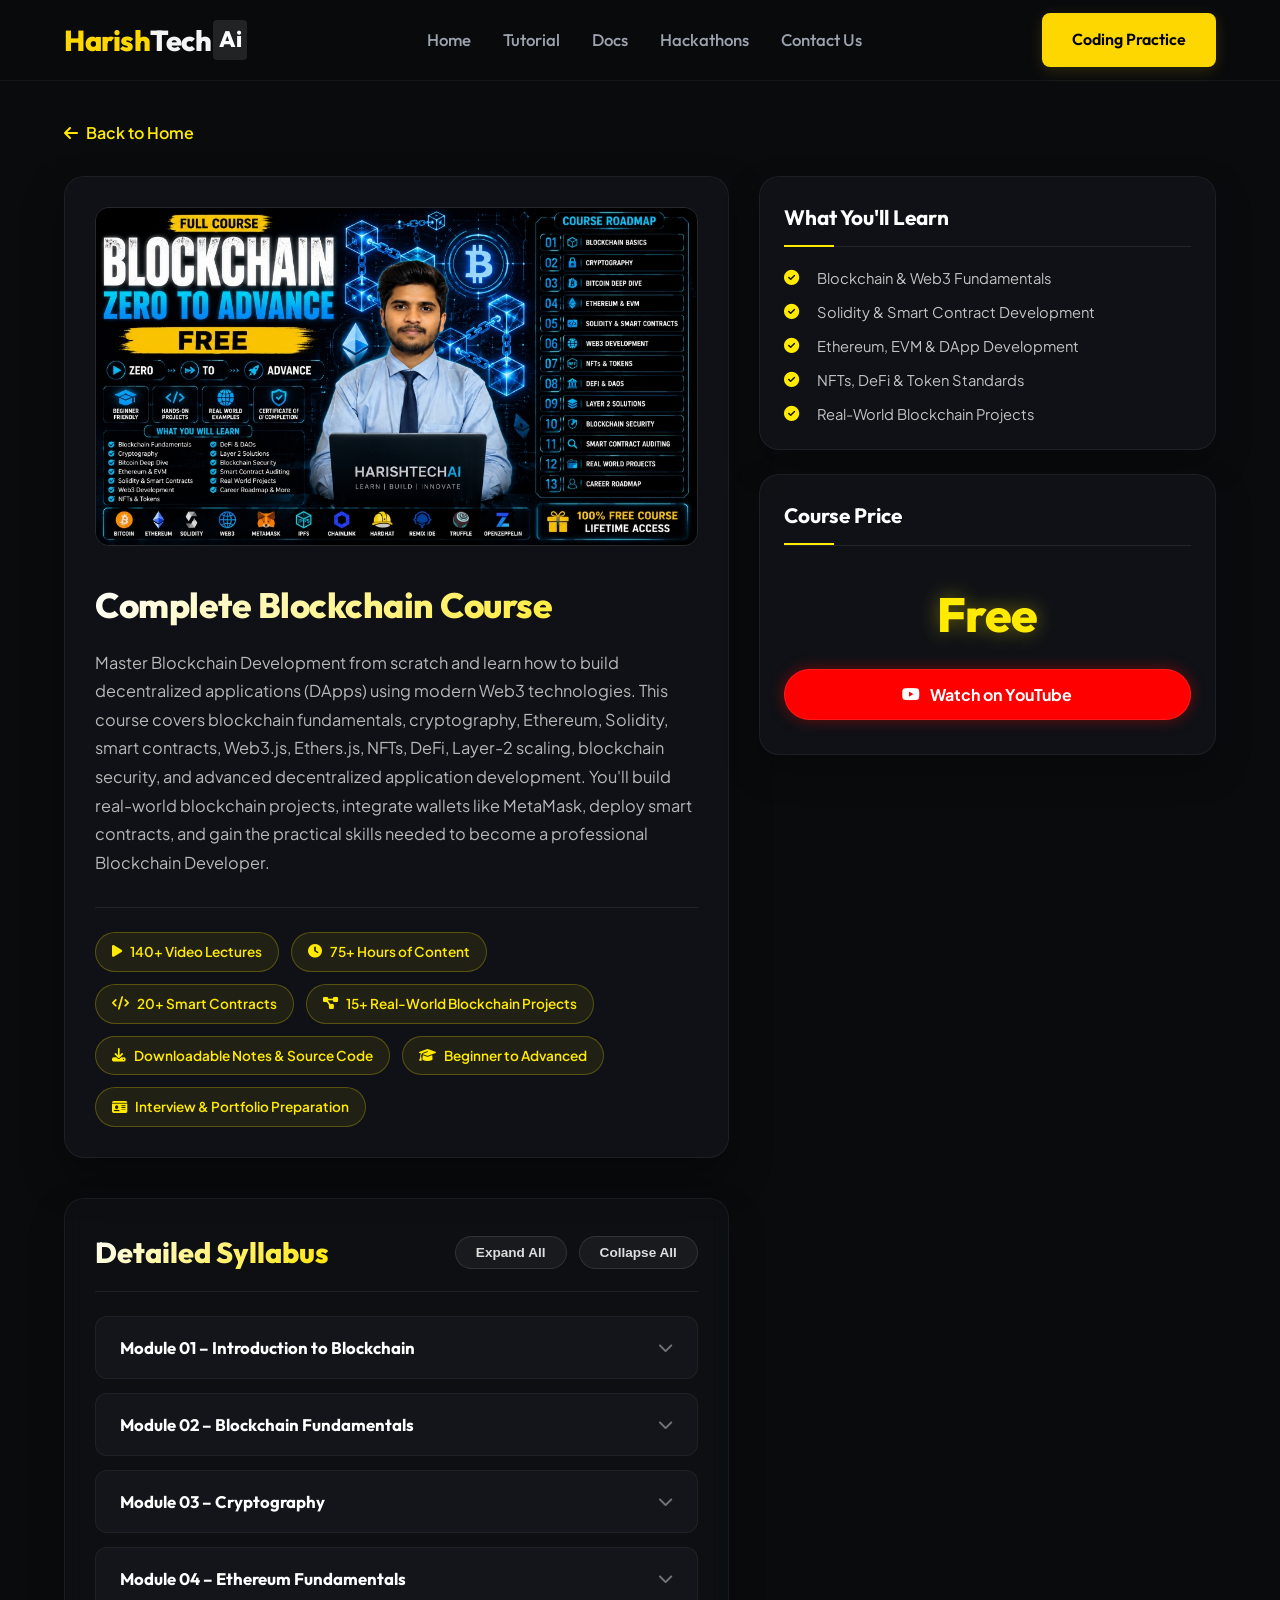
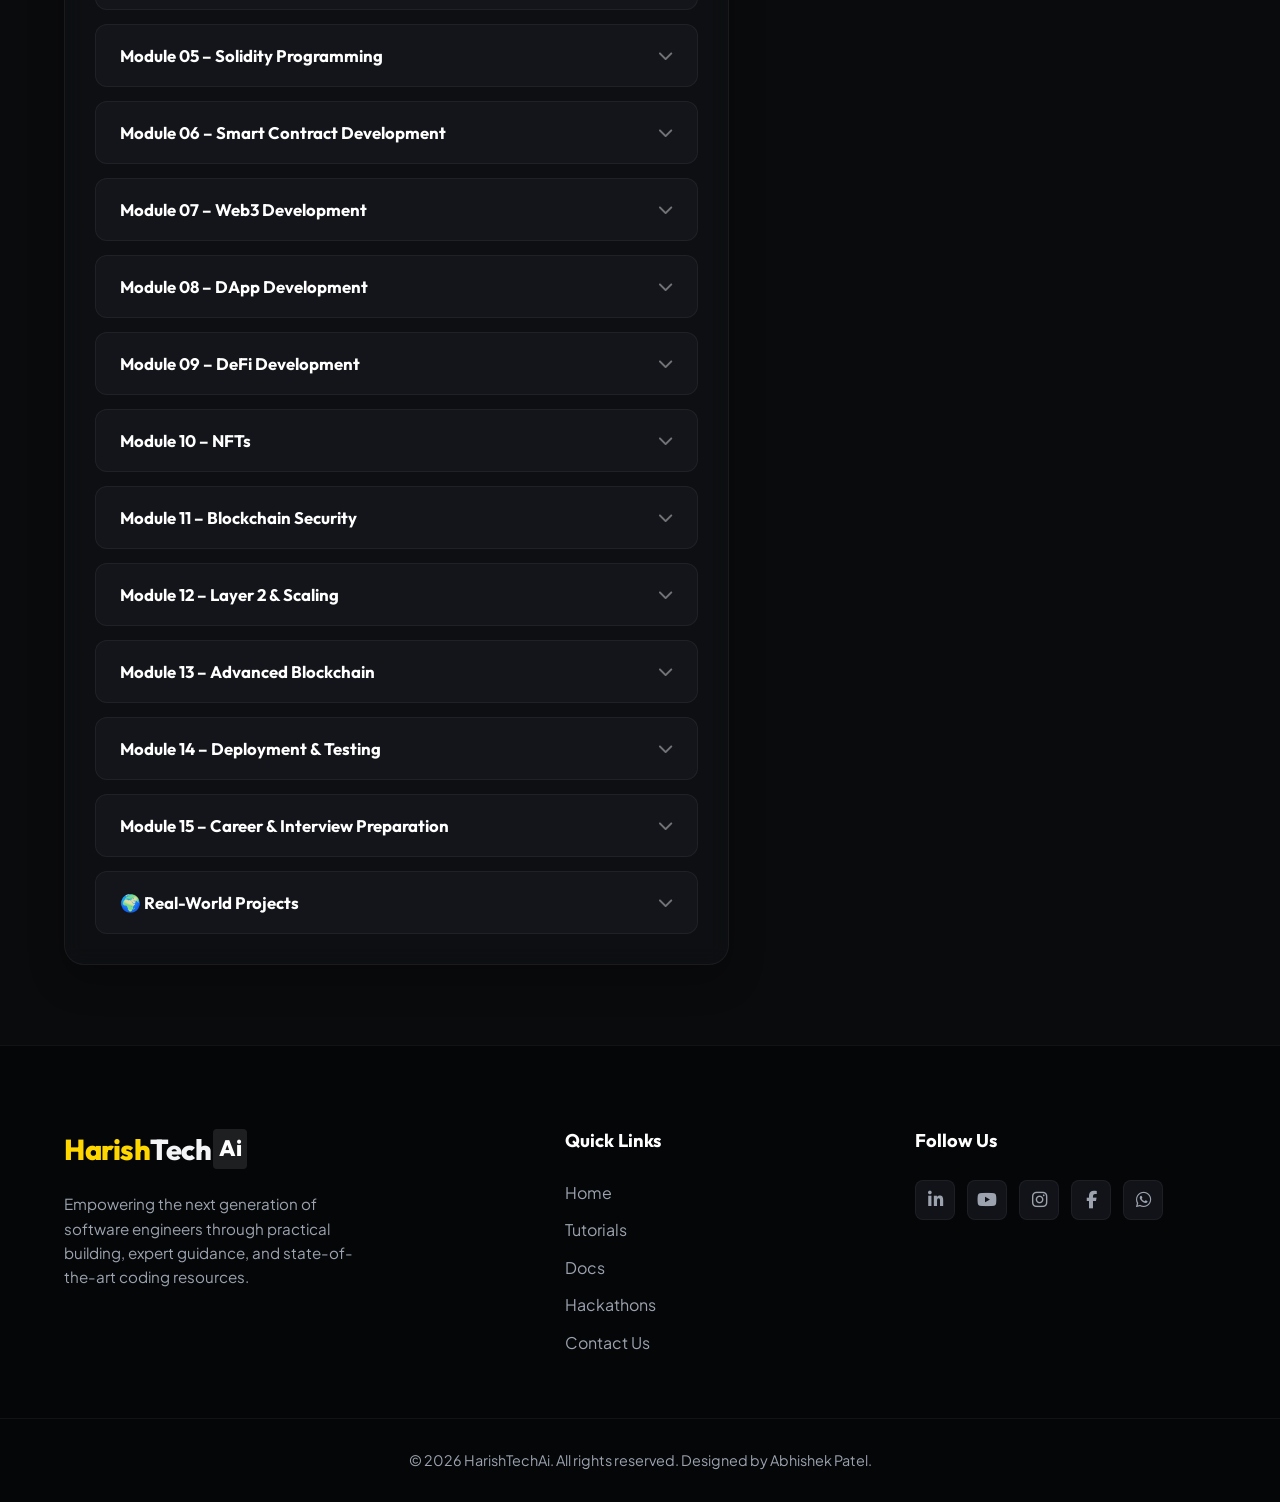
<file: harishtechai/blockchain-development.html>
<!doctype html>
<html lang="en">

<head>
  <meta charset="UTF-8" />
  <meta name="viewport" content="width=device-width, initial-scale=1.0" />
  <meta name="description"
    content="Complete Blockchain Course - Master Solidity & Web3 DApps from scratch with Abhishek Patel on HarishTechAi." />
  <title>Blockchain Course | HarishTechAi</title>
  <!-- Favicon -->
  <link rel="icon" type="image/jpeg" href="assets/instructor.jpg" />
  <!-- Google Fonts -->
  <link rel="preconnect" href="https://fonts.googleapis.com" />
  <link rel="preconnect" href="https://fonts.gstatic.com" crossorigin />
  <link
    href="https://fonts.googleapis.com/css2?family=Outfit:wght@300;400;500;600;700;800&family=Plus+Jakarta+Sans:wght@300;400;500;600;700;800&display=swap"
    rel="stylesheet" />
  <!-- FontAwesome for Social Icons -->
  <link rel="stylesheet" href="https://cdnjs.cloudflare.com/ajax/libs/font-awesome/6.4.0/css/all.min.css" />
  <!-- Custom CSS -->
  <link rel="stylesheet" href="style.css" />
</head>

<body>
  <!-- Header -->
  <header class="header">
    <div class="container navbar">
      <a href="index.html" class="logo">
        <span>Harish</span>Tech<span>Ai</span>
      </a>
      <nav class="nav-menu">
        <a href="index.html#home" class="nav-link">Home</a>
        <a href="index.html#tutorials" class="nav-link">Tutorial</a>
        <a href="docs.html" class="nav-link">Docs</a>
        <a href="hackathons.html" class="nav-link">Hackathons</a>
        <a href="index.html#contact" class="nav-link">Contact Us</a>
        <a href="coding-practice.html" class="nav-cta-mobile">Coding Practice</a>
      </nav>
      <div class="nav-cta">
        <a href="coding-practice.html" class="btn btn-primary">Coding Practice</a>
      </div>
      <button class="mobile-toggle" aria-label="Toggle Menu">
        <i class="fa-solid fa-bars"></i>
      </button>
    </div>
  </header>

  <!-- Main Content -->
  <main>
    <section class="course-detail-section">
      <div class="container">
        <!-- Back Link -->
        <div style="margin-bottom: 30px;">
          <a href="index.html"
            style="color: #ffea00; text-decoration: none; font-weight: 600; display: inline-flex; align-items: center; gap: 8px;">
            <i class="fa-solid fa-arrow-left"></i> Back to Home
          </a>
        </div>

        <div class="course-detail-grid">
          <!-- Left Column Wrapper -->
          <div class="course-left-col">
            <!-- Left Main Card -->
            <div class="course-detail-main-card">
              <img src="assets/course-blockchain.jpg" alt="Blockchain Full Course Roadmap" class="course-detail-img">

              <h1 class="course-detail-title">Complete Blockchain Course</h1>

              <p class="course-detail-desc">
                Master Blockchain Development from scratch and learn how to build decentralized applications (DApps)
                using modern Web3 technologies. This course covers blockchain fundamentals, cryptography, Ethereum,
                Solidity, smart contracts, Web3.js, Ethers.js, NFTs, DeFi, Layer-2 scaling, blockchain security, and
                advanced decentralized application development. You'll build real-world blockchain projects, integrate
                wallets like MetaMask, deploy smart contracts, and gain the practical skills needed to become a
                professional Blockchain Developer.
              </p>

              <div class="course-badges-horizontal">
                <span class="course-detail-badge"><i class="fa-solid fa-play"></i> 140+ Video Lectures</span>
                <span class="course-detail-badge"><i class="fa-solid fa-clock"></i> 75+ Hours of Content</span>
                <span class="course-detail-badge"><i class="fa-solid fa-code"></i> 20+ Smart Contracts</span>
                <span class="course-detail-badge"><i class="fa-solid fa-diagram-project"></i> 15+ Real-World Blockchain
                  Projects</span>
                <span class="course-detail-badge"><i class="fa-solid fa-download"></i> Downloadable Notes &amp; Source
                  Code</span>
                <span class="course-detail-badge"><i class="fa-solid fa-graduation-cap"></i> Beginner to Advanced</span>
                <span class="course-detail-badge"><i class="fa-solid fa-id-card"></i> Interview &amp; Portfolio
                  Preparation</span>
              </div>
            </div>

            <!-- Detailed Syllabus Accordion Container -->
            <div class="syllabus-container">
              <div class="syllabus-header">
                <h2>Detailed Syllabus</h2>
                <div class="syllabus-actions">
                  <button class="syllabus-btn" id="expandAllBtn">Expand All</button>
                  <button class="syllabus-btn" id="collapseAllBtn">Collapse All</button>
                </div>
              </div>

              <div class="accordion">
                <!-- Module 01 -->
                <div class="accordion-item">
                  <button class="accordion-header">
                    <span>Module 01 – Introduction to Blockchain</span>
                    <i class="fa-solid fa-chevron-down"></i>
                  </button>
                  <div class="accordion-content">
                    <ul>
                      <li><i class="fa-solid fa-circle" style="font-size: 6px;"></i> What is Blockchain?</li>
                      <li><i class="fa-solid fa-circle" style="font-size: 6px;"></i> History of Blockchain</li>
                      <li><i class="fa-solid fa-circle" style="font-size: 6px;"></i> Web2 vs Web3</li>
                      <li><i class="fa-solid fa-circle" style="font-size: 6px;"></i> Blockchain Architecture</li>
                      <li><i class="fa-solid fa-circle" style="font-size: 6px;"></i> Use Cases</li>
                    </ul>
                  </div>
                </div>

                <!-- Module 02 -->
                <div class="accordion-item">
                  <button class="accordion-header">
                    <span>Module 02 – Blockchain Fundamentals</span>
                    <i class="fa-solid fa-chevron-down"></i>
                  </button>
                  <div class="accordion-content">
                    <ul>
                      <li><i class="fa-solid fa-circle" style="font-size: 6px;"></i> Blocks &amp; Transactions</li>
                      <li><i class="fa-solid fa-circle" style="font-size: 6px;"></i> Hashing</li>
                      <li><i class="fa-solid fa-circle" style="font-size: 6px;"></i> Merkle Trees</li>
                      <li><i class="fa-solid fa-circle" style="font-size: 6px;"></i> Consensus Mechanisms</li>
                      <li><i class="fa-solid fa-circle" style="font-size: 6px;"></i> Nodes &amp; Network</li>
                    </ul>
                  </div>
                </div>

                <!-- Module 03 -->
                <div class="accordion-item">
                  <button class="accordion-header">
                    <span>Module 03 – Cryptography</span>
                    <i class="fa-solid fa-chevron-down"></i>
                  </button>
                  <div class="accordion-content">
                    <ul>
                      <li><i class="fa-solid fa-circle" style="font-size: 6px;"></i> SHA-256</li>
                      <li><i class="fa-solid fa-circle" style="font-size: 6px;"></i> Public &amp; Private Keys</li>
                      <li><i class="fa-solid fa-circle" style="font-size: 6px;"></i> Digital Signatures</li>
                      <li><i class="fa-solid fa-circle" style="font-size: 6px;"></i> Wallets</li>
                      <li><i class="fa-solid fa-circle" style="font-size: 6px;"></i> Encryption Basics</li>
                    </ul>
                  </div>
                </div>

                <!-- Module 04 -->
                <div class="accordion-item">
                  <button class="accordion-header">
                    <span>Module 04 – Ethereum Fundamentals</span>
                    <i class="fa-solid fa-chevron-down"></i>
                  </button>
                  <div class="accordion-content">
                    <ul>
                      <li><i class="fa-solid fa-circle" style="font-size: 6px;"></i> Ethereum Virtual Machine (EVM)</li>
                      <li><i class="fa-solid fa-circle" style="font-size: 6px;"></i> Gas Fees</li>
                      <li><i class="fa-solid fa-circle" style="font-size: 6px;"></i> Ether (ETH)</li>
                      <li><i class="fa-solid fa-circle" style="font-size: 6px;"></i> Accounts</li>
                      <li><i class="fa-solid fa-circle" style="font-size: 6px;"></i> Transactions</li>
                    </ul>
                  </div>
                </div>

                <!-- Module 05 -->
                <div class="accordion-item">
                  <button class="accordion-header">
                    <span>Module 05 – Solidity Programming</span>
                    <i class="fa-solid fa-chevron-down"></i>
                  </button>
                  <div class="accordion-content">
                    <ul>
                      <li><i class="fa-solid fa-circle" style="font-size: 6px;"></i> Solidity Basics</li>
                      <li><i class="fa-solid fa-circle" style="font-size: 6px;"></i> Variables</li>
                      <li><i class="fa-solid fa-circle" style="font-size: 6px;"></i> Functions</li>
                      <li><i class="fa-solid fa-circle" style="font-size: 6px;"></i> Arrays</li>
                      <li><i class="fa-solid fa-circle" style="font-size: 6px;"></i> Mappings</li>
                      <li><i class="fa-solid fa-circle" style="font-size: 6px;"></i> Structs</li>
                      <li><i class="fa-solid fa-circle" style="font-size: 6px;"></i> Events</li>
                      <li><i class="fa-solid fa-circle" style="font-size: 6px;"></i> Modifiers</li>
                      <li><i class="fa-solid fa-circle" style="font-size: 6px;"></i> Inheritance</li>
                      <li><i class="fa-solid fa-circle" style="font-size: 6px;"></i> Error Handling</li>
                    </ul>
                  </div>
                </div>

                <!-- Module 06 -->
                <div class="accordion-item">
                  <button class="accordion-header">
                    <span>Module 06 – Smart Contract Development</span>
                    <i class="fa-solid fa-chevron-down"></i>
                  </button>
                  <div class="accordion-content">
                    <ul>
                      <li><i class="fa-solid fa-circle" style="font-size: 6px;"></i> Smart Contracts</li>
                      <li><i class="fa-solid fa-circle" style="font-size: 6px;"></i> Contract Deployment</li>
                      <li><i class="fa-solid fa-circle" style="font-size: 6px;"></i> Remix IDE</li>
                      <li><i class="fa-solid fa-circle" style="font-size: 6px;"></i> Hardhat</li>
                      <li><i class="fa-solid fa-circle" style="font-size: 6px;"></i> Foundry</li>
                      <li><i class="fa-solid fa-circle" style="font-size: 6px;"></i> Testing Smart Contracts</li>
                    </ul>
                  </div>
                </div>

                <!-- Module 07 -->
                <div class="accordion-item">
                  <button class="accordion-header">
                    <span>Module 07 – Web3 Development</span>
                    <i class="fa-solid fa-chevron-down"></i>
                  </button>
                  <div class="accordion-content">
                    <ul>
                      <li><i class="fa-solid fa-circle" style="font-size: 6px;"></i> Web3.js</li>
                      <li><i class="fa-solid fa-circle" style="font-size: 6px;"></i> Ethers.js</li>
                      <li><i class="fa-solid fa-circle" style="font-size: 6px;"></i> Wallet Integration</li>
                      <li><i class="fa-solid fa-circle" style="font-size: 6px;"></i> MetaMask</li>
                      <li><i class="fa-solid fa-circle" style="font-size: 6px;"></i> Connecting Smart Contracts</li>
                    </ul>
                  </div>
                </div>

                <!-- Module 08 -->
                <div class="accordion-item">
                  <button class="accordion-header">
                    <span>Module 08 – DApp Development</span>
                    <i class="fa-solid fa-chevron-down"></i>
                  </button>
                  <div class="accordion-content">
                    <ul>
                      <li><i class="fa-solid fa-circle" style="font-size: 6px;"></i> React + Web3</li>
                      <li><i class="fa-solid fa-circle" style="font-size: 6px;"></i> Frontend Integration</li>
                      <li><i class="fa-solid fa-circle" style="font-size: 6px;"></i> Authentication</li>
                      <li><i class="fa-solid fa-circle" style="font-size: 6px;"></i> Transaction Handling</li>
                      <li><i class="fa-solid fa-circle" style="font-size: 6px;"></i> Event Listening</li>
                    </ul>
                  </div>
                </div>

                <!-- Module 09 -->
                <div class="accordion-item">
                  <button class="accordion-header">
                    <span>Module 09 – DeFi Development</span>
                    <i class="fa-solid fa-chevron-down"></i>
                  </button>
                  <div class="accordion-content">
                    <ul>
                      <li><i class="fa-solid fa-circle" style="font-size: 6px;"></i> ERC-20 Tokens</li>
                      <li><i class="fa-solid fa-circle" style="font-size: 6px;"></i> Token Swaps</li>
                      <li><i class="fa-solid fa-circle" style="font-size: 6px;"></i> Liquidity Pools</li>
                      <li><i class="fa-solid fa-circle" style="font-size: 6px;"></i> Staking</li>
                      <li><i class="fa-solid fa-circle" style="font-size: 6px;"></i> Yield Farming</li>
                    </ul>
                  </div>
                </div>

                <!-- Module 10 -->
                <div class="accordion-item">
                  <button class="accordion-header">
                    <span>Module 10 – NFTs</span>
                    <i class="fa-solid fa-chevron-down"></i>
                  </button>
                  <div class="accordion-content">
                    <ul>
                      <li><i class="fa-solid fa-circle" style="font-size: 6px;"></i> ERC-721</li>
                      <li><i class="fa-solid fa-circle" style="font-size: 6px;"></i> ERC-1155</li>
                      <li><i class="fa-solid fa-circle" style="font-size: 6px;"></i> NFT Minting</li>
                      <li><i class="fa-solid fa-circle" style="font-size: 6px;"></i> Metadata</li>
                      <li><i class="fa-solid fa-circle" style="font-size: 6px;"></i> IPFS Integration</li>
                    </ul>
                  </div>
                </div>

                <!-- Module 11 -->
                <div class="accordion-item">
                  <button class="accordion-header">
                    <span>Module 11 – Blockchain Security</span>
                    <i class="fa-solid fa-chevron-down"></i>
                  </button>
                  <div class="accordion-content">
                    <ul>
                      <li><i class="fa-solid fa-circle" style="font-size: 6px;"></i> Smart Contract Security</li>
                      <li><i class="fa-solid fa-circle" style="font-size: 6px;"></i> Reentrancy Attack</li>
                      <li><i class="fa-solid fa-circle" style="font-size: 6px;"></i> Integer Overflow</li>
                      <li><i class="fa-solid fa-circle" style="font-size: 6px;"></i> Access Control</li>
                      <li><i class="fa-solid fa-circle" style="font-size: 6px;"></i> Best Practices</li>
                    </ul>
                  </div>
                </div>

                <!-- Module 12 -->
                <div class="accordion-item">
                  <button class="accordion-header">
                    <span>Module 12 – Layer 2 &amp; Scaling</span>
                    <i class="fa-solid fa-chevron-down"></i>
                  </button>
                  <div class="accordion-content">
                    <ul>
                      <li><i class="fa-solid fa-circle" style="font-size: 6px;"></i> Polygon</li>
                      <li><i class="fa-solid fa-circle" style="font-size: 6px;"></i> Arbitrum</li>
                      <li><i class="fa-solid fa-circle" style="font-size: 6px;"></i> Optimism</li>
                      <li><i class="fa-solid fa-circle" style="font-size: 6px;"></i> Rollups</li>
                      <li><i class="fa-solid fa-circle" style="font-size: 6px;"></i> Cross-Chain Bridges</li>
                    </ul>
                  </div>
                </div>

                <!-- Module 13 -->
                <div class="accordion-item">
                  <button class="accordion-header">
                    <span>Module 13 – Advanced Blockchain</span>
                    <i class="fa-solid fa-chevron-down"></i>
                  </button>
                  <div class="accordion-content">
                    <ul>
                      <li><i class="fa-solid fa-circle" style="font-size: 6px;"></i> DAOs</li>
                      <li><i class="fa-solid fa-circle" style="font-size: 6px;"></i> Oracles</li>
                      <li><i class="fa-solid fa-circle" style="font-size: 6px;"></i> Chainlink</li>
                      <li><i class="fa-solid fa-circle" style="font-size: 6px;"></i> Cross-Chain Communication</li>
                      <li><i class="fa-solid fa-circle" style="font-size: 6px;"></i> Zero Knowledge Proofs (ZK)</li>
                    </ul>
                  </div>
                </div>

                <!-- Module 14 -->
                <div class="accordion-item">
                  <button class="accordion-header">
                    <span>Module 14 – Deployment &amp; Testing</span>
                    <i class="fa-solid fa-chevron-down"></i>
                  </button>
                  <div class="accordion-content">
                    <ul>
                      <li><i class="fa-solid fa-circle" style="font-size: 6px;"></i> Local Blockchain</li>
                      <li><i class="fa-solid fa-circle" style="font-size: 6px;"></i> Testnets</li>
                      <li><i class="fa-solid fa-circle" style="font-size: 6px;"></i> Mainnet Deployment</li>
                      <li><i class="fa-solid fa-circle" style="font-size: 6px;"></i> Verification</li>
                      <li><i class="fa-solid fa-circle" style="font-size: 6px;"></i> CI/CD Basics</li>
                    </ul>
                  </div>
                </div>

                <!-- Module 15 -->
                <div class="accordion-item">
                  <button class="accordion-header">
                    <span>Module 15 – Career &amp; Interview Preparation</span>
                    <i class="fa-solid fa-chevron-down"></i>
                  </button>
                  <div class="accordion-content">
                    <ul>
                      <li><i class="fa-solid fa-circle" style="font-size: 6px;"></i> Web3 Resume</li>
                      <li><i class="fa-solid fa-circle" style="font-size: 6px;"></i> GitHub Portfolio</li>
                      <li><i class="fa-solid fa-circle" style="font-size: 6px;"></i> Freelancing</li>
                      <li><i class="fa-solid fa-circle" style="font-size: 6px;"></i> Open Source Contribution</li>
                      <li><i class="fa-solid fa-circle" style="font-size: 6px;"></i> Blockchain Interview Questions</li>
                    </ul>
                  </div>
                </div>

                <!-- Real World Projects -->
                <div class="accordion-item">
                  <button class="accordion-header">
                    <span>🌍 Real-World Projects</span>
                    <i class="fa-solid fa-chevron-down"></i>
                  </button>
                  <div class="accordion-content">
                    <ul>
                      <li><i class="fa-solid fa-circle" style="font-size: 6px;"></i> Cryptocurrency Wallet</li>
                      <li><i class="fa-solid fa-circle" style="font-size: 6px;"></i> ERC-20 Token</li>
                      <li><i class="fa-solid fa-circle" style="font-size: 6px;"></i> NFT Marketplace</li>
                      <li><i class="fa-solid fa-circle" style="font-size: 6px;"></i> Decentralized Voting System</li>
                      <li><i class="fa-solid fa-circle" style="font-size: 6px;"></i> Crowdfunding Platform</li>
                      <li><i class="fa-solid fa-circle" style="font-size: 6px;"></i> Decentralized Exchange (DEX)</li>
                      <li><i class="fa-solid fa-circle" style="font-size: 6px;"></i> Staking Platform</li>
                      <li><i class="fa-solid fa-circle" style="font-size: 6px;"></i> DAO Governance App</li>
                      <li><i class="fa-solid fa-circle" style="font-size: 6px;"></i> Blockchain Explorer</li>
                      <li><i class="fa-solid fa-circle" style="font-size: 6px;"></i> Web3 Authentication System</li>
                      <li><i class="fa-solid fa-circle" style="font-size: 6px;"></i> NFT Minting DApp</li>
                      <li><i class="fa-solid fa-circle" style="font-size: 6px;"></i> Decentralized Chat Application</li>
                      <li><i class="fa-solid fa-circle" style="font-size: 6px;"></i> Supply Chain Tracking System</li>
                      <li><i class="fa-solid fa-circle" style="font-size: 6px;"></i> Land Registry DApp</li>
                      <li><i class="fa-solid fa-circle" style="font-size: 6px;"></i> Decentralized E-Commerce Platform
                      </li>
                    </ul>
                  </div>
                </div>
              </div>
            </div>
          </div>

          <!-- Right Column: Sidebar Stack -->
          <div class="course-sidebar-stack">
            <!-- Card 1: What You'll Learn -->
            <div class="course-sidebar-card">
              <h3>What You'll Learn</h3>
              <ul class="learn-list">
                <li><i class="fa-solid fa-circle-check" style="color: #ffea00; margin-right: 8px;"></i> Blockchain &amp;
                  Web3 Fundamentals</li>
                <li><i class="fa-solid fa-circle-check" style="color: #ffea00; margin-right: 8px;"></i> Solidity &amp;
                  Smart Contract Development</li>
                <li><i class="fa-solid fa-circle-check" style="color: #ffea00; margin-right: 8px;"></i> Ethereum, EVM
                  &amp; DApp Development</li>
                <li><i class="fa-solid fa-circle-check" style="color: #ffea00; margin-right: 8px;"></i> NFTs, DeFi &amp;
                  Token Standards</li>
                <li><i class="fa-solid fa-circle-check" style="color: #ffea00; margin-right: 8px;"></i> Real-World
                  Blockchain Projects</li>
              </ul>
            </div>

            <!-- Card 2: Pricing -->
            <div class="course-sidebar-card">
              <h3>Course Price</h3>
              <div class="course-price-container">
                <div class="course-price-tag">Free</div>
                <a href="https://www.youtube.com/playlist?list=PLaZlwnh4oKV8" target="_blank" class="btn-youtube-sidebar">
                  <i class="fa-brands fa-youtube"></i> Watch on YouTube
                </a>
              </div>
            </div>
          </div>
        </div>
      </div>
    </section>
  </main>

  <!-- Footer -->
  <footer class="footer">
    <div class="container footer-grid">
      <div class="footer-brand">
        <a href="index.html" class="logo">
          <span>Harish</span>Tech<span>Ai</span>
        </a>
        <p>
          Empowering the next generation of software engineers through
          practical building, expert guidance, and state-of-the-art coding
          resources.
        </p>
      </div>
      <div class="footer-links">
        <h4>Quick Links</h4>
        <ul>
          <li><a href="index.html#home">Home</a></li>
          <li><a href="index.html#tutorials">Tutorials</a></li>
          <li><a href="docs.html">Docs</a></li>
          <li><a href="hackathons.html">Hackathons</a></li>
          <li><a href="index.html#contact">Contact Us</a></li>
        </ul>
      </div>
      <div class="footer-social">
        <h4>Follow Us</h4>
        <div class="footer-icons">
          <a href="https://www.linkedin.com" target="_blank"><i class="fa-brands fa-linkedin-in"></i></a>
          <a href="https://www.youtube.com" target="_blank"><i class="fa-brands fa-youtube"></i></a>
          <a href="https://www.instagram.com" target="_blank"><i class="fa-brands fa-instagram"></i></a>
          <a href="https://www.facebook.com" target="_blank"><i class="fa-brands fa-facebook-f"></i></a>
          <a href="https://wa.me/917611140772" target="_blank"><i class="fa-brands fa-whatsapp"></i></a>
        </div>
      </div>
    </div>
    <div class="footer-bottom">
      <p>
        &copy; 2026 HarishTechAi. All rights reserved. Designed by Abhishek Patel.
      </p>
    </div>
  </footer>

  <!-- Custom Script -->
  <script src="script.js"></script>

  <!-- Accordion Functionality Script -->
  <script>
    document.addEventListener("DOMContentLoaded", () => {
      const headers = document.querySelectorAll(".accordion-header");
      headers.forEach(header => {
        header.addEventListener("click", () => {
          const item = header.parentElement;
          const content = header.nextElementSibling;

          // Toggle active class
          item.classList.toggle("active");

          if (item.classList.contains("active")) {
            content.style.maxHeight = content.scrollHeight + "px";
          } else {
            content.style.maxHeight = "0px";
          }
        });
      });

      const expandAllBtn = document.getElementById("expandAllBtn");
      const collapseAllBtn = document.getElementById("collapseAllBtn");

      if (expandAllBtn) {
        expandAllBtn.addEventListener("click", () => {
          document.querySelectorAll(".accordion-item").forEach(item => {
            item.classList.add("active");
            const content = item.querySelector(".accordion-content");
            content.style.maxHeight = content.scrollHeight + "px";
          });
        });
      }

      if (collapseAllBtn) {
        collapseAllBtn.addEventListener("click", () => {
          document.querySelectorAll(".accordion-item").forEach(item => {
            item.classList.remove("active");
            const content = item.querySelector(".accordion-content");
            content.style.maxHeight = "0px";
          });
        });
      }
    });
  </script>
</body>

</html>
</file>
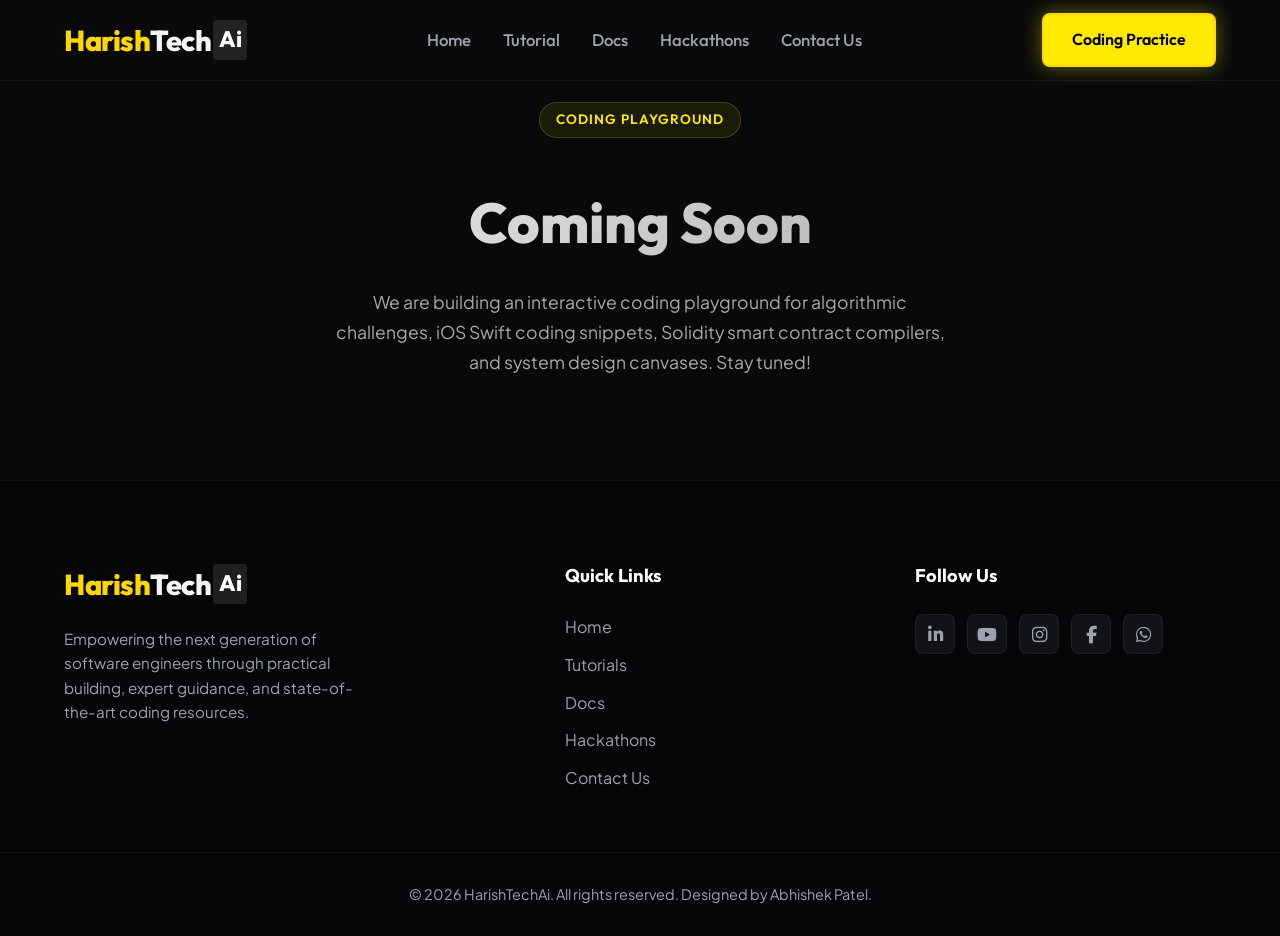
<file: harishtechai/coding-practice.html>
<!doctype html>
<html lang="en">

<head>
  <meta charset="UTF-8" />
  <meta name="viewport" content="width=device-width, initial-scale=1.0" />
  <meta name="description"
    content="HarishTechAi Coding Practice - Practice coding interview questions, dApps, system design templates, and security challenges." />
  <title>Coding Practice | HarishTechAi</title>
  <!-- Favicon -->
  <link rel="icon" type="image/jpeg" href="assets/instructor.jpg" />
  <!-- Google Fonts -->
  <link rel="preconnect" href="https://fonts.googleapis.com" />
  <link rel="preconnect" href="https://fonts.gstatic.com" crossorigin />
  <link
    href="https://fonts.googleapis.com/css2?family=Outfit:wght@300;400;500;600;700;800&family=Plus+Jakarta+Sans:wght@300;400;500;600;700;800&display=swap"
    rel="stylesheet" />
  <!-- FontAwesome for Social Icons -->
  <link rel="stylesheet" href="https://cdnjs.cloudflare.com/ajax/libs/font-awesome/6.4.0/css/all.min.css" />
  <!-- Custom CSS -->
  <link rel="stylesheet" href="style.css" />
</head>

<body>
  <!-- Header -->
  <header class="header">
    <div class="container navbar">
      <a href="index.html" class="logo">
        <span>Harish</span>Tech<span>Ai</span>
      </a>
      <nav class="nav-menu">
        <a href="index.html#home" class="nav-link">Home</a>
        <a href="index.html#tutorials" class="nav-link">Tutorial</a>
        <a href="docs.html" class="nav-link">Docs</a>
        <a href="hackathons.html" class="nav-link">Hackathons</a>
        <a href="index.html#contact" class="nav-link">Contact Us</a>
        <a href="coding-practice.html" class="nav-cta-mobile">Coding Practice</a>
      </nav>
      <div class="nav-cta">
        <a href="coding-practice.html" class="btn btn-primary active"
          style="background: #ffea00; color: #000000; box-shadow: 0 0 20px rgba(255, 234, 0, 0.4);">Coding Practice</a>
      </div>
      <button class="mobile-toggle" aria-label="Toggle Menu">
        <i class="fa-solid fa-bars"></i>
      </button>
    </div>
  </header>

  <!-- Main Content -->
  <main
    style="min-height: calc(100vh - 80px - 340px); display: flex; align-items: center; justify-content: center; background: #08090b;">
    <section class="practice-coming-soon-section" style="padding: 100px 0; text-align: center; width: 100%;">
      <div class="container text-center">
        <span class="badge"
          style="background: rgba(255, 234, 0, 0.08); border: 1px solid rgba(255, 234, 0, 0.2); color: #ffea00;">Coding
          Playground</span>
        <h2 class="coming-soon-title">
          Coming Soon</h2>
        <p class="coming-soon-subtitle">
          We are building an interactive coding playground for algorithmic challenges, iOS Swift coding snippets,
          Solidity smart contract compilers, and system design canvases. Stay tuned!
        </p>
      </div>
    </section>
  </main>

  <!-- Footer -->
  <footer class="footer">
    <div class="container footer-grid">
      <div class="footer-brand">
        <a href="index.html" class="logo">
          <span>Harish</span>Tech<span>Ai</span>
        </a>
        <p>
          Empowering the next generation of software engineers through
          practical building, expert guidance, and state-of-the-art coding
          resources.
        </p>
      </div>
      <div class="footer-links">
        <h4>Quick Links</h4>
        <ul>
          <li><a href="index.html#home">Home</a></li>
          <li><a href="index.html#tutorials">Tutorials</a></li>
          <li><a href="docs.html">Docs</a></li>
          <li><a href="hackathons.html">Hackathons</a></li>
          <li><a href="index.html#contact">Contact Us</a></li>
        </ul>
      </div>
      <div class="footer-social">
        <h4>Follow Us</h4>
        <div class="footer-icons">
          <a href="https://www.linkedin.com" target="_blank"><i class="fa-brands fa-linkedin-in"></i></a>
          <a href="https://www.youtube.com" target="_blank"><i class="fa-brands fa-youtube"></i></a>
          <a href="https://www.instagram.com" target="_blank"><i class="fa-brands fa-instagram"></i></a>
          <a href="https://www.facebook.com" target="_blank"><i class="fa-brands fa-facebook-f"></i></a>
          <a href="https://wa.me/917611140772" target="_blank"><i class="fa-brands fa-whatsapp"></i></a>
        </div>
      </div>
    </div>
    <div class="footer-bottom">
      <p>
        &copy; 2026 HarishTechAi. All rights reserved. Designed by Abhishek Patel.
      </p>
    </div>
  </footer>

  <!-- Custom Script -->
  <script src="script.js"></script>
</body>

</html>
</file>
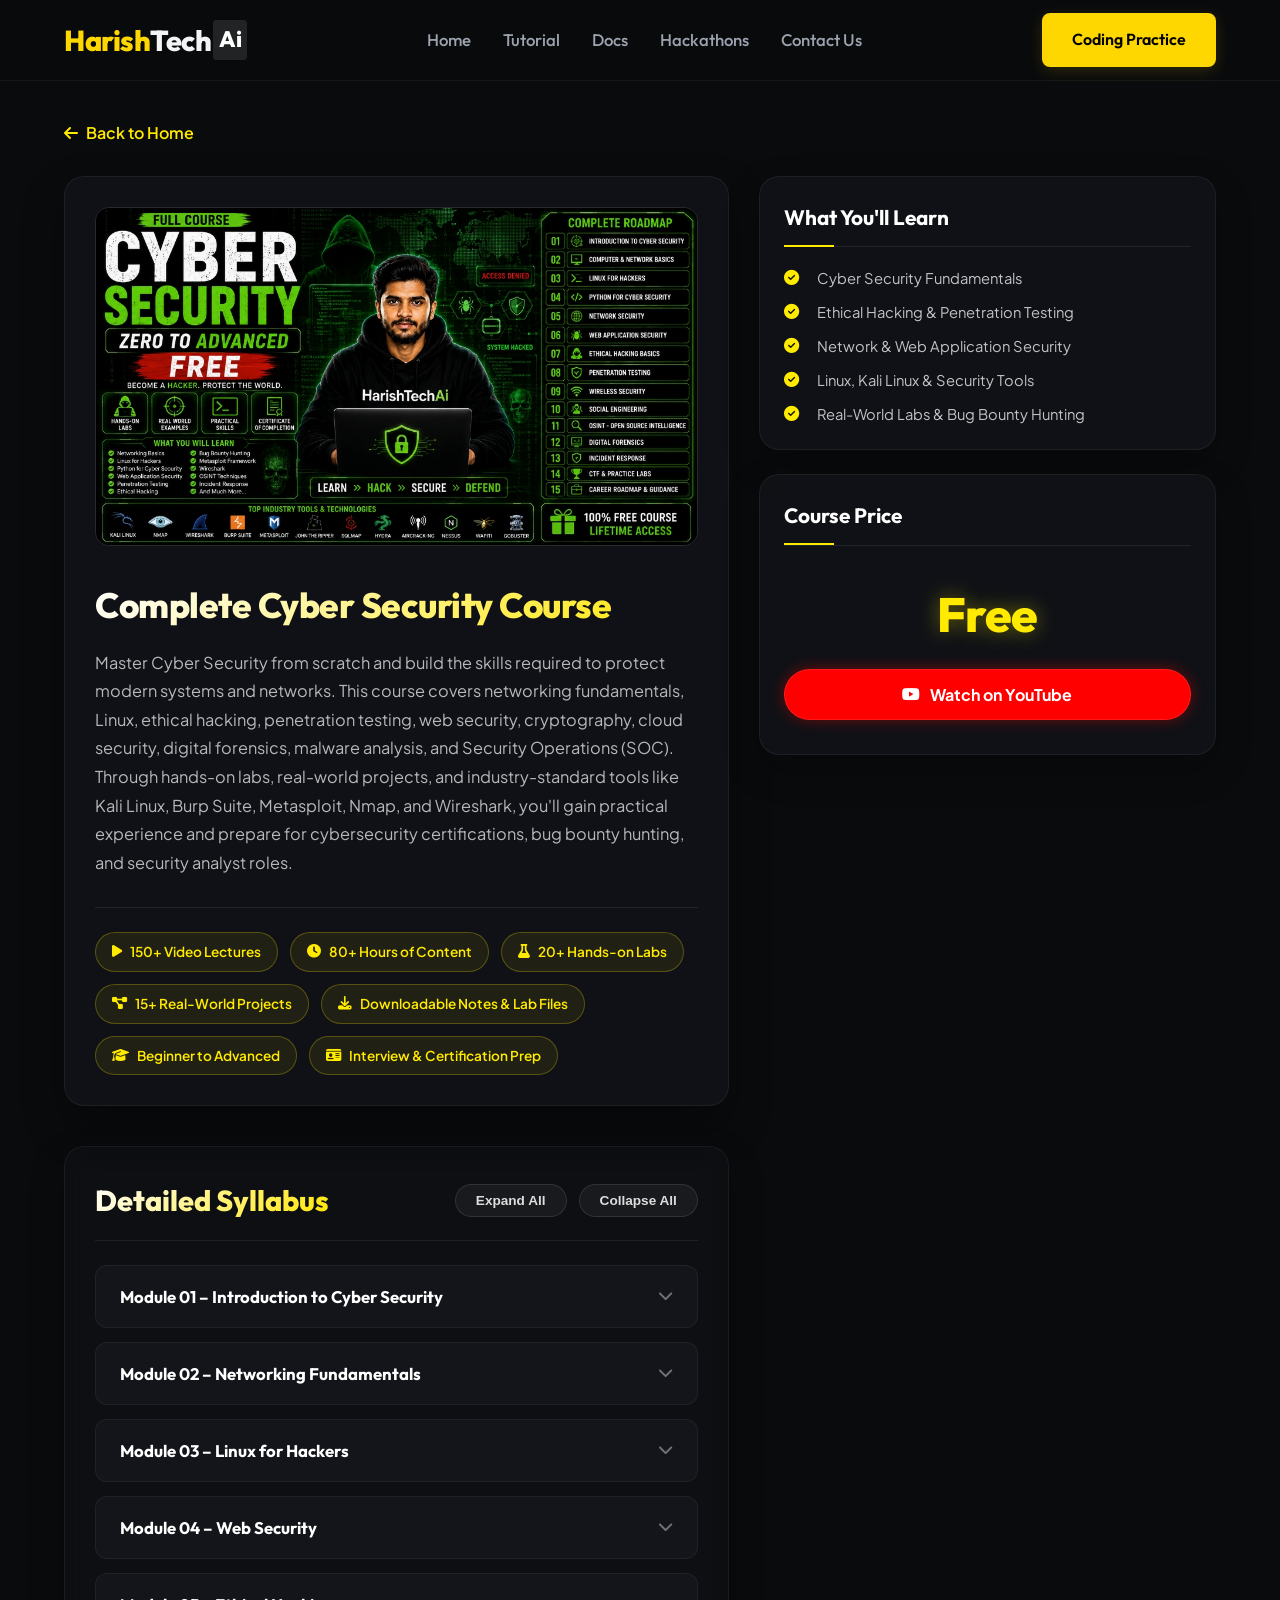
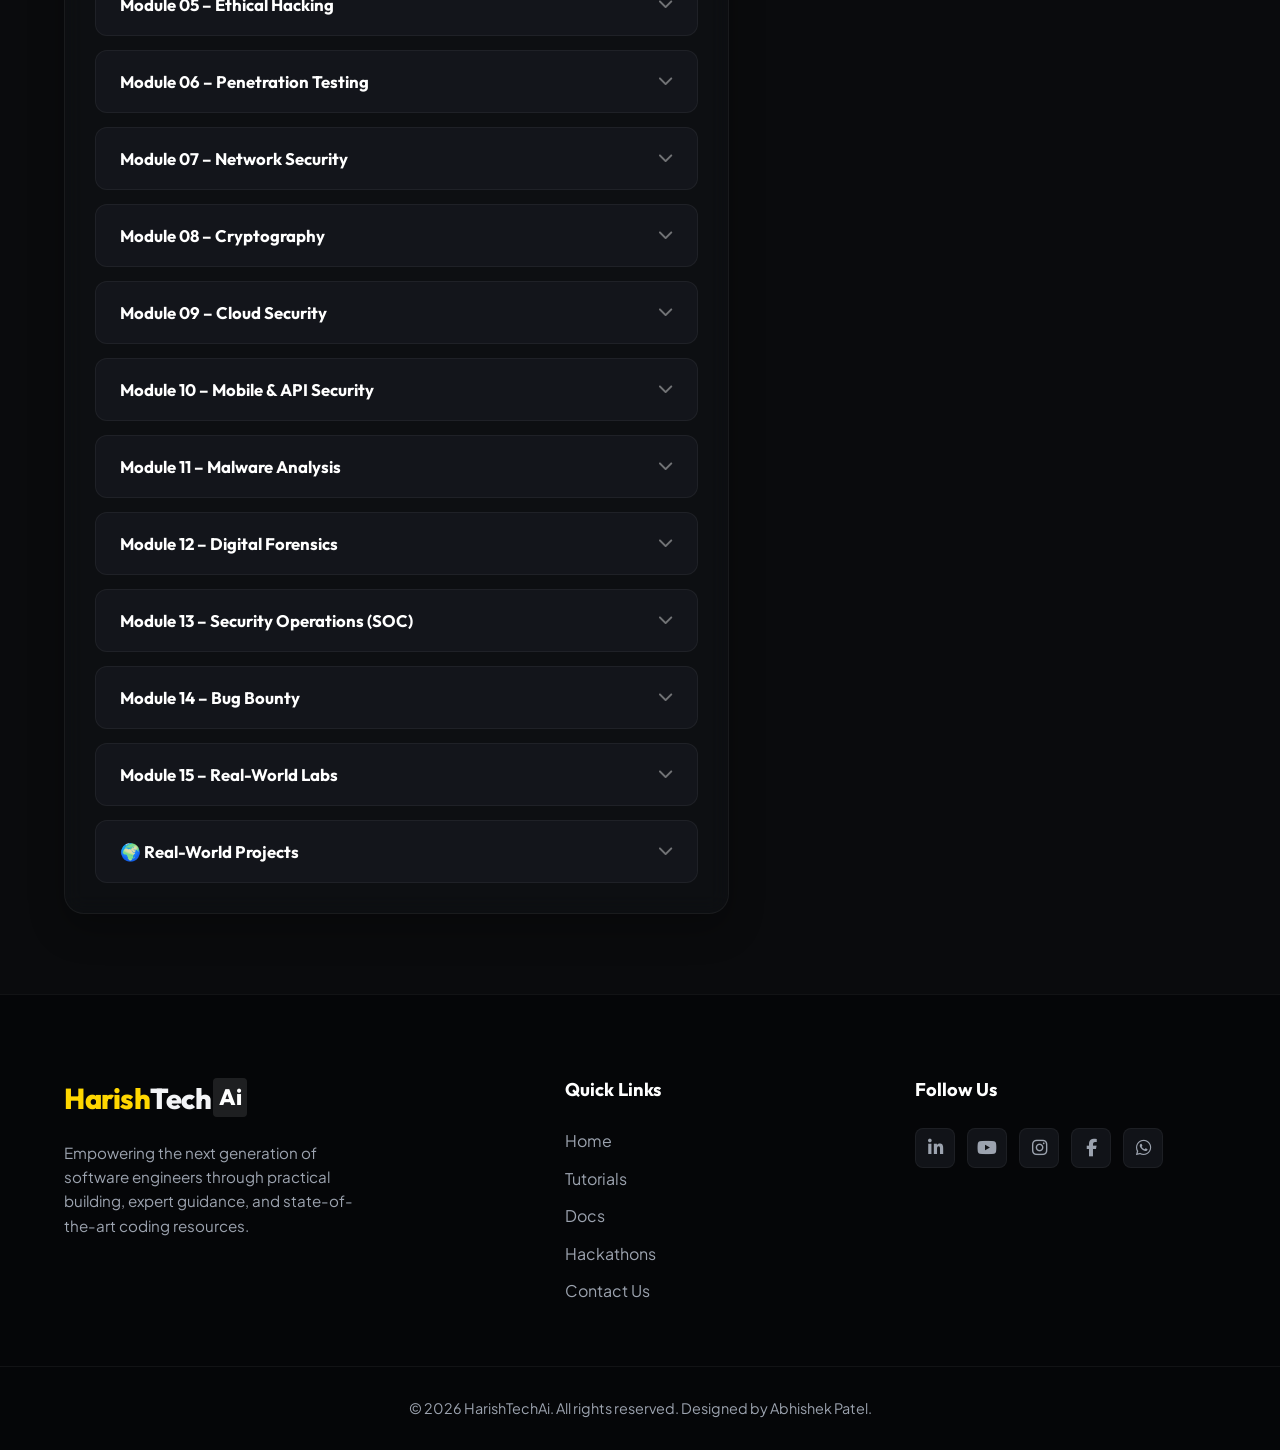
<file: harishtechai/cyber-security.html>
<!doctype html>
<html lang="en">

<head>
  <meta charset="UTF-8" />
  <meta name="viewport" content="width=device-width, initial-scale=1.0" />
  <meta name="description"
    content="Complete Cyber Security Course - Master Ethical Hacking & Penetration Testing from scratch with Abhishek Patel on HarishTechAi." />
  <title>Cyber Security Course | HarishTechAi</title>
  <!-- Favicon -->
  <link rel="icon" type="image/jpeg" href="assets/instructor.jpg" />
  <!-- Google Fonts -->
  <link rel="preconnect" href="https://fonts.googleapis.com" />
  <link rel="preconnect" href="https://fonts.gstatic.com" crossorigin />
  <link
    href="https://fonts.googleapis.com/css2?family=Outfit:wght@300;400;500;600;700;800&family=Plus+Jakarta+Sans:wght@300;400;500;600;700;800&display=swap"
    rel="stylesheet" />
  <!-- FontAwesome for Social Icons -->
  <link rel="stylesheet" href="https://cdnjs.cloudflare.com/ajax/libs/font-awesome/6.4.0/css/all.min.css" />
  <!-- Custom CSS -->
  <link rel="stylesheet" href="style.css" />
</head>

<body>
  <!-- Header -->
  <header class="header">
    <div class="container navbar">
      <a href="index.html" class="logo">
        <span>Harish</span>Tech<span>Ai</span>
      </a>
      <nav class="nav-menu">
        <a href="index.html#home" class="nav-link">Home</a>
        <a href="index.html#tutorials" class="nav-link">Tutorial</a>
        <a href="docs.html" class="nav-link">Docs</a>
        <a href="hackathons.html" class="nav-link">Hackathons</a>
        <a href="index.html#contact" class="nav-link">Contact Us</a>
        <a href="coding-practice.html" class="nav-cta-mobile">Coding Practice</a>
      </nav>
      <div class="nav-cta">
        <a href="coding-practice.html" class="btn btn-primary">Coding Practice</a>
      </div>
      <button class="mobile-toggle" aria-label="Toggle Menu">
        <i class="fa-solid fa-bars"></i>
      </button>
    </div>
  </header>

  <!-- Main Content -->
  <main>
    <section class="course-detail-section">
      <div class="container">
        <!-- Back Link -->
        <div style="margin-bottom: 30px;">
          <a href="index.html"
            style="color: #ffea00; text-decoration: none; font-weight: 600; display: inline-flex; align-items: center; gap: 8px;">
            <i class="fa-solid fa-arrow-left"></i> Back to Home
          </a>
        </div>

        <div class="course-detail-grid">
          <!-- Left Column Wrapper -->
          <div class="course-left-col">
            <!-- Left Main Card -->
            <div class="course-detail-main-card">
              <img src="assets/course-cyber.jpg" alt="Cyber Security Full Course Roadmap" class="course-detail-img">

              <h1 class="course-detail-title">Complete Cyber Security Course</h1>

              <p class="course-detail-desc">
                Master Cyber Security from scratch and build the skills required to protect modern systems and networks.
                This course covers networking fundamentals, Linux, ethical hacking, penetration testing, web security,
                cryptography, cloud security, digital forensics, malware analysis, and Security Operations (SOC).
                Through hands-on labs, real-world projects, and industry-standard tools like Kali Linux, Burp Suite,
                Metasploit, Nmap, and Wireshark, you'll gain practical experience and prepare for cybersecurity
                certifications, bug bounty hunting, and security analyst roles.
              </p>

              <div class="course-badges-horizontal">
                <span class="course-detail-badge"><i class="fa-solid fa-play"></i> 150+ Video Lectures</span>
                <span class="course-detail-badge"><i class="fa-solid fa-clock"></i> 80+ Hours of Content</span>
                <span class="course-detail-badge"><i class="fa-solid fa-flask"></i> 20+ Hands-on Labs</span>
                <span class="course-detail-badge"><i class="fa-solid fa-diagram-project"></i> 15+ Real-World
                  Projects</span>
                <span class="course-detail-badge"><i class="fa-solid fa-download"></i> Downloadable Notes &amp; Lab
                  Files</span>
                <span class="course-detail-badge"><i class="fa-solid fa-graduation-cap"></i> Beginner to Advanced</span>
                <span class="course-detail-badge"><i class="fa-solid fa-id-card"></i> Interview &amp; Certification
                  Prep</span>
              </div>
            </div>

            <!-- Detailed Syllabus Accordion Container -->
            <div class="syllabus-container">
              <div class="syllabus-header">
                <h2>Detailed Syllabus</h2>
                <div class="syllabus-actions">
                  <button class="syllabus-btn" id="expandAllBtn">Expand All</button>
                  <button class="syllabus-btn" id="collapseAllBtn">Collapse All</button>
                </div>
              </div>

              <div class="accordion">
                <!-- Module 01 -->
                <div class="accordion-item">
                  <button class="accordion-header">
                    <span>Module 01 – Introduction to Cyber Security</span>
                    <i class="fa-solid fa-chevron-down"></i>
                  </button>
                  <div class="accordion-content">
                    <ul>
                      <li><i class="fa-solid fa-circle" style="font-size: 6px;"></i> What is Cyber Security?</li>
                      <li><i class="fa-solid fa-circle" style="font-size: 6px;"></i> CIA Triad</li>
                      <li><i class="fa-solid fa-circle" style="font-size: 6px;"></i> Types of Cyber Attacks</li>
                      <li><i class="fa-solid fa-circle" style="font-size: 6px;"></i> Threat Landscape</li>
                      <li><i class="fa-solid fa-circle" style="font-size: 6px;"></i> Career Roadmap</li>
                    </ul>
                  </div>
                </div>

                <!-- Module 02 -->
                <div class="accordion-item">
                  <button class="accordion-header">
                    <span>Module 02 – Networking Fundamentals</span>
                    <i class="fa-solid fa-chevron-down"></i>
                  </button>
                  <div class="accordion-content">
                    <ul>
                      <li><i class="fa-solid fa-circle" style="font-size: 6px;"></i> OSI Model</li>
                      <li><i class="fa-solid fa-circle" style="font-size: 6px;"></i> TCP/IP</li>
                      <li><i class="fa-solid fa-circle" style="font-size: 6px;"></i> IP Addressing</li>
                      <li><i class="fa-solid fa-circle" style="font-size: 6px;"></i> DNS</li>
                      <li><i class="fa-solid fa-circle" style="font-size: 6px;"></i> HTTP &amp; HTTPS</li>
                      <li><i class="fa-solid fa-circle" style="font-size: 6px;"></i> Routing &amp; Switching</li>
                    </ul>
                  </div>
                </div>

                <!-- Module 03 -->
                <div class="accordion-item">
                  <button class="accordion-header">
                    <span>Module 03 – Linux for Hackers</span>
                    <i class="fa-solid fa-chevron-down"></i>
                  </button>
                  <div class="accordion-content">
                    <ul>
                      <li><i class="fa-solid fa-circle" style="font-size: 6px;"></i> Linux Commands</li>
                      <li><i class="fa-solid fa-circle" style="font-size: 6px;"></i> File System</li>
                      <li><i class="fa-solid fa-circle" style="font-size: 6px;"></i> Permissions</li>
                      <li><i class="fa-solid fa-circle" style="font-size: 6px;"></i> Bash Scripting</li>
                      <li><i class="fa-solid fa-circle" style="font-size: 6px;"></i> Package Management</li>
                    </ul>
                  </div>
                </div>

                <!-- Module 04 -->
                <div class="accordion-item">
                  <button class="accordion-header">
                    <span>Module 04 – Web Security</span>
                    <i class="fa-solid fa-chevron-down"></i>
                  </button>
                  <div class="accordion-content">
                    <ul>
                      <li><i class="fa-solid fa-circle" style="font-size: 6px;"></i> OWASP Top 10</li>
                      <li><i class="fa-solid fa-circle" style="font-size: 6px;"></i> SQL Injection</li>
                      <li><i class="fa-solid fa-circle" style="font-size: 6px;"></i> XSS</li>
                      <li><i class="fa-solid fa-circle" style="font-size: 6px;"></i> CSRF</li>
                      <li><i class="fa-solid fa-circle" style="font-size: 6px;"></i> SSRF</li>
                      <li><i class="fa-solid fa-circle" style="font-size: 6px;"></i> Authentication &amp; Authorization
                      </li>
                    </ul>
                  </div>
                </div>

                <!-- Module 05 -->
                <div class="accordion-item">
                  <button class="accordion-header">
                    <span>Module 05 – Ethical Hacking</span>
                    <i class="fa-solid fa-chevron-down"></i>
                  </button>
                  <div class="accordion-content">
                    <ul>
                      <li><i class="fa-solid fa-circle" style="font-size: 6px;"></i> Information Gathering</li>
                      <li><i class="fa-solid fa-circle" style="font-size: 6px;"></i> Footprinting</li>
                      <li><i class="fa-solid fa-circle" style="font-size: 6px;"></i> Enumeration</li>
                      <li><i class="fa-solid fa-circle" style="font-size: 6px;"></i> Vulnerability Assessment</li>
                      <li><i class="fa-solid fa-circle" style="font-size: 6px;"></i> Exploitation Basics</li>
                      <li><i class="fa-solid fa-circle" style="font-size: 6px;"></i> Privilege Escalation</li>
                    </ul>
                  </div>
                </div>

                <!-- Module 06 -->
                <div class="accordion-item">
                  <button class="accordion-header">
                    <span>Module 06 – Penetration Testing</span>
                    <i class="fa-solid fa-chevron-down"></i>
                  </button>
                  <div class="accordion-content">
                    <ul>
                      <li><i class="fa-solid fa-circle" style="font-size: 6px;"></i> Pen Testing Methodology</li>
                      <li><i class="fa-solid fa-circle" style="font-size: 6px;"></i> Kali Linux</li>
                      <li><i class="fa-solid fa-circle" style="font-size: 6px;"></i> Nmap</li>
                      <li><i class="fa-solid fa-circle" style="font-size: 6px;"></i> Burp Suite</li>
                      <li><i class="fa-solid fa-circle" style="font-size: 6px;"></i> Metasploit</li>
                      <li><i class="fa-solid fa-circle" style="font-size: 6px;"></i> Wireshark</li>
                    </ul>
                  </div>
                </div>

                <!-- Module 07 -->
                <div class="accordion-item">
                  <button class="accordion-header">
                    <span>Module 07 – Network Security</span>
                    <i class="fa-solid fa-chevron-down"></i>
                  </button>
                  <div class="accordion-content">
                    <ul>
                      <li><i class="fa-solid fa-circle" style="font-size: 6px;"></i> Firewalls</li>
                      <li><i class="fa-solid fa-circle" style="font-size: 6px;"></i> IDS &amp; IPS</li>
                      <li><i class="fa-solid fa-circle" style="font-size: 6px;"></i> VPN</li>
                      <li><i class="fa-solid fa-circle" style="font-size: 6px;"></i> Proxy</li>
                      <li><i class="fa-solid fa-circle" style="font-size: 6px;"></i> Network Monitoring</li>
                    </ul>
                  </div>
                </div>

                <!-- Module 08 -->
                <div class="accordion-item">
                  <button class="accordion-header">
                    <span>Module 08 – Cryptography</span>
                    <i class="fa-solid fa-chevron-down"></i>
                  </button>
                  <div class="accordion-content">
                    <ul>
                      <li><i class="fa-solid fa-circle" style="font-size: 6px;"></i> Encryption</li>
                      <li><i class="fa-solid fa-circle" style="font-size: 6px;"></i> Hashing</li>
                      <li><i class="fa-solid fa-circle" style="font-size: 6px;"></i> Digital Signatures</li>
                      <li><i class="fa-solid fa-circle" style="font-size: 6px;"></i> SSL/TLS</li>
                      <li><i class="fa-solid fa-circle" style="font-size: 6px;"></i> PKI</li>
                      <li><i class="fa-solid fa-circle" style="font-size: 6px;"></i> Certificates</li>
                    </ul>
                  </div>
                </div>

                <!-- Module 09 -->
                <div class="accordion-item">
                  <button class="accordion-header">
                    <span>Module 09 – Cloud Security</span>
                    <i class="fa-solid fa-chevron-down"></i>
                  </button>
                  <div class="accordion-content">
                    <ul>
                      <li><i class="fa-solid fa-circle" style="font-size: 6px;"></i> AWS Security</li>
                      <li><i class="fa-solid fa-circle" style="font-size: 6px;"></i> Azure Security</li>
                      <li><i class="fa-solid fa-circle" style="font-size: 6px;"></i> IAM</li>
                      <li><i class="fa-solid fa-circle" style="font-size: 6px;"></i> Cloud Threats</li>
                      <li><i class="fa-solid fa-circle" style="font-size: 6px;"></i> Best Practices</li>
                    </ul>
                  </div>
                </div>

                <!-- Module 10 -->
                <div class="accordion-item">
                  <button class="accordion-header">
                    <span>Module 10 – Mobile &amp; API Security</span>
                    <i class="fa-solid fa-chevron-down"></i>
                  </button>
                  <div class="accordion-content">
                    <ul>
                      <li><i class="fa-solid fa-circle" style="font-size: 6px;"></i> Android Security</li>
                      <li><i class="fa-solid fa-circle" style="font-size: 6px;"></i> iOS Security</li>
                      <li><i class="fa-solid fa-circle" style="font-size: 6px;"></i> REST API Security</li>
                      <li><i class="fa-solid fa-circle" style="font-size: 6px;"></i> JWT</li>
                      <li><i class="fa-solid fa-circle" style="font-size: 6px;"></i> OAuth 2.0</li>
                    </ul>
                  </div>
                </div>

                <!-- Module 11 -->
                <div class="accordion-item">
                  <button class="accordion-header">
                    <span>Module 11 – Malware Analysis</span>
                    <i class="fa-solid fa-chevron-down"></i>
                  </button>
                  <div class="accordion-content">
                    <ul>
                      <li><i class="fa-solid fa-circle" style="font-size: 6px;"></i> Virus</li>
                      <li><i class="fa-solid fa-circle" style="font-size: 6px;"></i> Worm</li>
                      <li><i class="fa-solid fa-circle" style="font-size: 6px;"></i> Trojan</li>
                      <li><i class="fa-solid fa-circle" style="font-size: 6px;"></i> Ransomware</li>
                      <li><i class="fa-solid fa-circle" style="font-size: 6px;"></i> Reverse Engineering Basics</li>
                    </ul>
                  </div>
                </div>

                <!-- Module 12 -->
                <div class="accordion-item">
                  <button class="accordion-header">
                    <span>Module 12 – Digital Forensics</span>
                    <i class="fa-solid fa-chevron-down"></i>
                  </button>
                  <div class="accordion-content">
                    <ul>
                      <li><i class="fa-solid fa-circle" style="font-size: 6px;"></i> Evidence Collection</li>
                      <li><i class="fa-solid fa-circle" style="font-size: 6px;"></i> Disk Analysis</li>
                      <li><i class="fa-solid fa-circle" style="font-size: 6px;"></i> Memory Analysis</li>
                      <li><i class="fa-solid fa-circle" style="font-size: 6px;"></i> Log Analysis</li>
                      <li><i class="fa-solid fa-circle" style="font-size: 6px;"></i> Incident Response</li>
                    </ul>
                  </div>
                </div>

                <!-- Module 13 -->
                <div class="accordion-item">
                  <button class="accordion-header">
                    <span>Module 13 – Security Operations (SOC)</span>
                    <i class="fa-solid fa-chevron-down"></i>
                  </button>
                  <div class="accordion-content">
                    <ul>
                      <li><i class="fa-solid fa-circle" style="font-size: 6px;"></i> SIEM</li>
                      <li><i class="fa-solid fa-circle" style="font-size: 6px;"></i> Splunk</li>
                      <li><i class="fa-solid fa-circle" style="font-size: 6px;"></i> Wazuh</li>
                      <li><i class="fa-solid fa-circle" style="font-size: 6px;"></i> Threat Hunting</li>
                      <li><i class="fa-solid fa-circle" style="font-size: 6px;"></i> Blue Team Fundamentals</li>
                    </ul>
                  </div>
                </div>

                <!-- Module 14 -->
                <div class="accordion-item">
                  <button class="accordion-header">
                    <span>Module 14 – Bug Bounty</span>
                    <i class="fa-solid fa-chevron-down"></i>
                  </button>
                  <div class="accordion-content">
                    <ul>
                      <li><i class="fa-solid fa-circle" style="font-size: 6px;"></i> Recon</li>
                      <li><i class="fa-solid fa-circle" style="font-size: 6px;"></i> Subdomain Enumeration</li>
                      <li><i class="fa-solid fa-circle" style="font-size: 6px;"></i> Finding Vulnerabilities</li>
                      <li><i class="fa-solid fa-circle" style="font-size: 6px;"></i> Report Writing</li>
                      <li><i class="fa-solid fa-circle" style="font-size: 6px;"></i> Responsible Disclosure</li>
                    </ul>
                  </div>
                </div>

                <!-- Module 15 -->
                <div class="accordion-item">
                  <button class="accordion-header">
                    <span>Module 15 – Real-World Labs</span>
                    <i class="fa-solid fa-chevron-down"></i>
                  </button>
                  <div class="accordion-content">
                    <ul>
                      <li><i class="fa-solid fa-circle" style="font-size: 6px;"></i> DVWA</li>
                      <li><i class="fa-solid fa-circle" style="font-size: 6px;"></i> Juice Shop</li>
                      <li><i class="fa-solid fa-circle" style="font-size: 6px;"></i> Metasploitable</li>
                      <li><i class="fa-solid fa-circle" style="font-size: 6px;"></i> CTF Challenges</li>
                      <li><i class="fa-solid fa-circle" style="font-size: 6px;"></i> Hack The Box</li>
                      <li><i class="fa-solid fa-circle" style="font-size: 6px;"></i> TryHackMe Labs</li>
                    </ul>
                  </div>
                </div>

                <!-- Real World Projects -->
                <div class="accordion-item">
                  <button class="accordion-header">
                    <span>🌍 Real-World Projects</span>
                    <i class="fa-solid fa-chevron-down"></i>
                  </button>
                  <div class="accordion-content">
                    <ul>
                      <li><i class="fa-solid fa-circle" style="font-size: 6px;"></i> Home Lab Setup</li>
                      <li><i class="fa-solid fa-circle" style="font-size: 6px;"></i> Web Application Pentest</li>
                      <li><i class="fa-solid fa-circle" style="font-size: 6px;"></i> Network Vulnerability Assessment
                      </li>
                      <li><i class="fa-solid fa-circle" style="font-size: 6px;"></i> Secure Web Server</li>
                      <li><i class="fa-solid fa-circle" style="font-size: 6px;"></i> Firewall Configuration</li>
                      <li><i class="fa-solid fa-circle" style="font-size: 6px;"></i> Password Manager</li>
                      <li><i class="fa-solid fa-circle" style="font-size: 6px;"></i> Port Scanner</li>
                      <li><i class="fa-solid fa-circle" style="font-size: 6px;"></i> Packet Sniffer</li>
                      <li><i class="fa-solid fa-circle" style="font-size: 6px;"></i> Malware Detection Tool</li>
                      <li><i class="fa-solid fa-circle" style="font-size: 6px;"></i> Log Monitoring Dashboard</li>
                      <li><i class="fa-solid fa-circle" style="font-size: 6px;"></i> Vulnerability Scanner</li>
                      <li><i class="fa-solid fa-circle" style="font-size: 6px;"></i> SOC Monitoring Lab</li>
                      <li><i class="fa-solid fa-circle" style="font-size: 6px;"></i> Bug Bounty Workflow</li>
                      <li><i class="fa-solid fa-circle" style="font-size: 6px;"></i> Incident Response Simulation</li>
                      <li><i class="fa-solid fa-circle" style="font-size: 6px;"></i> Secure Authentication System</li>
                    </ul>
                  </div>
                </div>
              </div>
            </div>
          </div>

          <!-- Right Column: Sidebar Stack -->
          <div class="course-sidebar-stack">
            <!-- Card 1: What You'll Learn -->
            <div class="course-sidebar-card">
              <h3>What You'll Learn</h3>
              <ul class="learn-list">
                <li><i class="fa-solid fa-circle-check" style="color: #ffea00; margin-right: 8px;"></i> Cyber Security
                  Fundamentals</li>
                <li><i class="fa-solid fa-circle-check" style="color: #ffea00; margin-right: 8px;"></i> Ethical Hacking
                  &amp; Penetration Testing</li>
                <li><i class="fa-solid fa-circle-check" style="color: #ffea00; margin-right: 8px;"></i> Network &amp;
                  Web Application Security</li>
                <li><i class="fa-solid fa-circle-check" style="color: #ffea00; margin-right: 8px;"></i> Linux, Kali
                  Linux &amp; Security Tools</li>
                <li><i class="fa-solid fa-circle-check" style="color: #ffea00; margin-right: 8px;"></i> Real-World Labs
                  &amp; Bug Bounty Hunting</li>
              </ul>
            </div>

            <!-- Card 2: Pricing -->
            <div class="course-sidebar-card">
              <h3>Course Price</h3>
              <div class="course-price-container">
                <div class="course-price-tag">Free</div>
                <a href="https://www.youtube.com/playlist?list=PLLcFGSR1MPZM" target="_blank" class="btn-youtube-sidebar">
                  <i class="fa-brands fa-youtube"></i> Watch on YouTube
                </a>
              </div>
            </div>
          </div>
        </div>
      </div>
    </section>
  </main>

  <!-- Footer -->
  <footer class="footer">
    <div class="container footer-grid">
      <div class="footer-brand">
        <a href="index.html" class="logo">
          <span>Harish</span>Tech<span>Ai</span>
        </a>
        <p>
          Empowering the next generation of software engineers through
          practical building, expert guidance, and state-of-the-art coding
          resources.
        </p>
      </div>
      <div class="footer-links">
        <h4>Quick Links</h4>
        <ul>
          <li><a href="index.html#home">Home</a></li>
          <li><a href="index.html#tutorials">Tutorials</a></li>
          <li><a href="docs.html">Docs</a></li>
          <li><a href="hackathons.html">Hackathons</a></li>
          <li><a href="index.html#contact">Contact Us</a></li>
        </ul>
      </div>
      <div class="footer-social">
        <h4>Follow Us</h4>
        <div class="footer-icons">
          <a href="https://www.linkedin.com" target="_blank"><i class="fa-brands fa-linkedin-in"></i></a>
          <a href="https://www.youtube.com" target="_blank"><i class="fa-brands fa-youtube"></i></a>
          <a href="https://www.instagram.com" target="_blank"><i class="fa-brands fa-instagram"></i></a>
          <a href="https://www.facebook.com" target="_blank"><i class="fa-brands fa-facebook-f"></i></a>
          <a href="https://wa.me/917611140772" target="_blank"><i class="fa-brands fa-whatsapp"></i></a>
        </div>
      </div>
    </div>
    <div class="footer-bottom">
      <p>
        &copy; 2026 HarishTechAi. All rights reserved. Designed by Abhishek Patel.
      </p>
    </div>
  </footer>

  <!-- Custom Script -->
  <script src="script.js"></script>

  <!-- Accordion Functionality Script -->
  <script>
    document.addEventListener("DOMContentLoaded", () => {
      const headers = document.querySelectorAll(".accordion-header");
      headers.forEach(header => {
        header.addEventListener("click", () => {
          const item = header.parentElement;
          const content = header.nextElementSibling;

          // Toggle active class
          item.classList.toggle("active");

          if (item.classList.contains("active")) {
            content.style.maxHeight = content.scrollHeight + "px";
          } else {
            content.style.maxHeight = "0px";
          }
        });
      });

      const expandAllBtn = document.getElementById("expandAllBtn");
      const collapseAllBtn = document.getElementById("collapseAllBtn");

      if (expandAllBtn) {
        expandAllBtn.addEventListener("click", () => {
          document.querySelectorAll(".accordion-item").forEach(item => {
            item.classList.add("active");
            const content = item.querySelector(".accordion-content");
            content.style.maxHeight = content.scrollHeight + "px";
          });
        });
      }

      if (collapseAllBtn) {
        collapseAllBtn.addEventListener("click", () => {
          document.querySelectorAll(".accordion-item").forEach(item => {
            item.classList.remove("active");
            const content = item.querySelector(".accordion-content");
            content.style.maxHeight = "0px";
          });
        });
      }
    });
  </script>
</body>

</html>
</file>
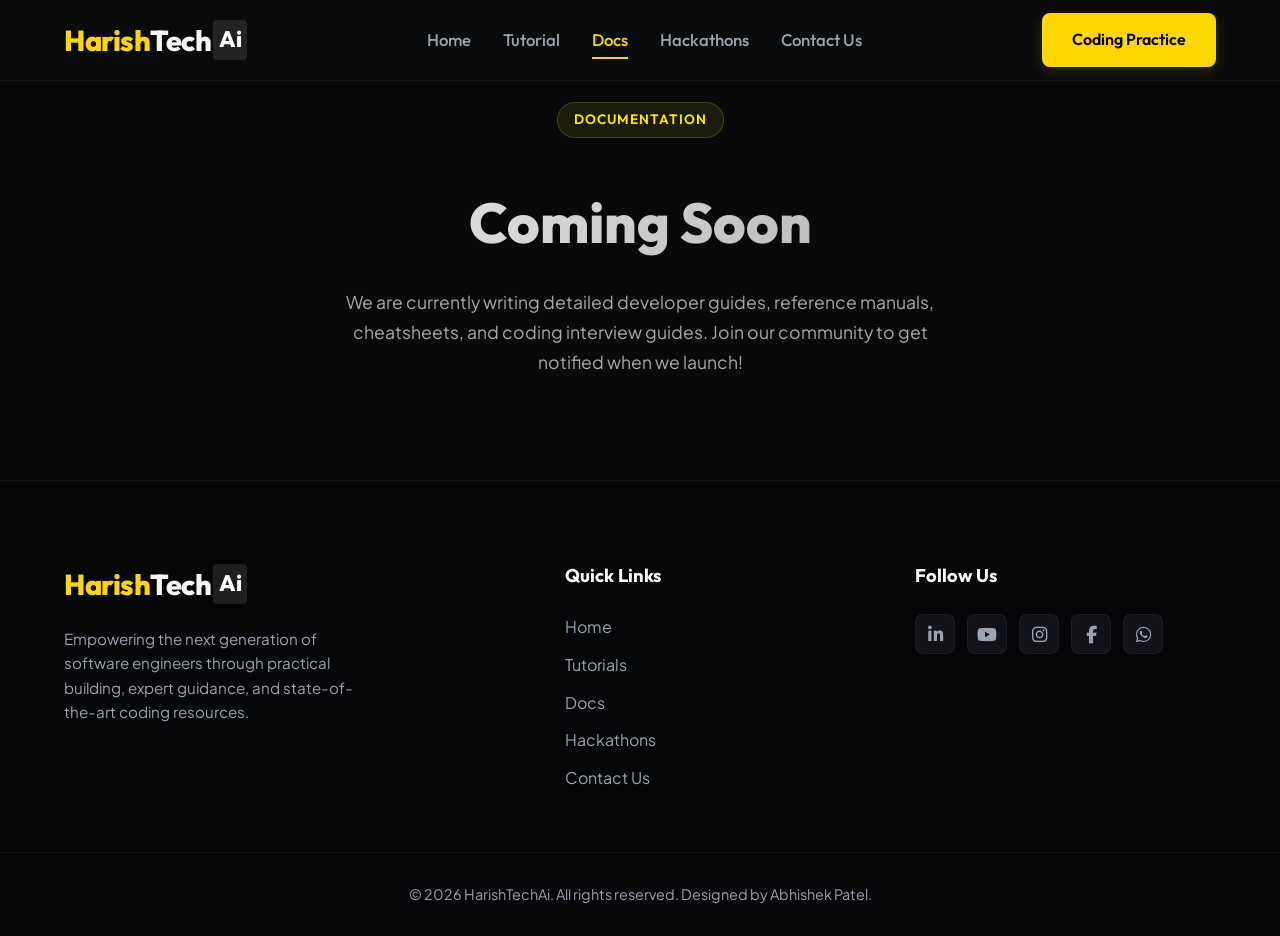
<file: harishtechai/docs.html>
<!doctype html>
<html lang="en">

<head>
  <meta charset="UTF-8" />
  <meta name="viewport" content="width=device-width, initial-scale=1.0" />
  <meta name="description" content="HarishTechAi Documentation - Coming Soon." />
  <title>Documentation | HarishTechAi</title>
  <!-- Favicon -->
  <link rel="icon" type="image/jpeg" href="assets/instructor.jpg" />
  <!-- Google Fonts -->
  <link rel="preconnect" href="https://fonts.googleapis.com" />
  <link rel="preconnect" href="https://fonts.gstatic.com" crossorigin />
  <link
    href="https://fonts.googleapis.com/css2?family=Outfit:wght@300;400;500;600;700;800&family=Plus+Jakarta+Sans:wght@300;400;500;600;700;800&display=swap"
    rel="stylesheet" />
  <!-- FontAwesome for Social Icons -->
  <link rel="stylesheet" href="https://cdnjs.cloudflare.com/ajax/libs/font-awesome/6.4.0/css/all.min.css" />
  <!-- Custom CSS -->
  <link rel="stylesheet" href="style.css" />
</head>

<body>
  <!-- Header -->
  <header class="header">
    <div class="container navbar">
      <a href="index.html" class="logo">
        <span>Harish</span>Tech<span>Ai</span>
      </a>
      <nav class="nav-menu">
        <a href="index.html#home" class="nav-link">Home</a>
        <a href="index.html#tutorials" class="nav-link">Tutorial</a>
        <a href="docs.html" class="nav-link active">Docs</a>
        <a href="hackathons.html" class="nav-link">Hackathons</a>
        <a href="index.html#contact" class="nav-link">Contact Us</a>
        <a href="coding-practice.html" class="nav-cta-mobile">Coding Practice</a>
      </nav>
      <div class="nav-cta">
        <a href="coding-practice.html" class="btn btn-primary">Coding Practice</a>
      </div>
      <button class="mobile-toggle" aria-label="Toggle Menu">
        <i class="fa-solid fa-bars"></i>
      </button>
    </div>
  </header>

  <!-- Main Content -->
  <main
    style="min-height: calc(100vh - 80px - 340px); display: flex; align-items: center; justify-content: center; background: #08090b;">
    <section class="docs-section" style="border-bottom: none; background: transparent; width: 100%;">
      <div class="container text-center">
        <span class="badge"
          style="background: rgba(255, 234, 0, 0.08); border: 1px solid rgba(255, 234, 0, 0.2); color: #ffea00;">Documentation</span>
        <h2 class="coming-soon-title">
          Coming Soon</h2>
        <p class="coming-soon-subtitle">
          We are currently writing detailed developer guides, reference manuals, cheatsheets, and coding interview
          guides. Join our community to get notified when we launch!
        </p>
      </div>
    </section>
  </main>

  <!-- Footer -->
  <footer class="footer">
    <div class="container footer-grid">
      <div class="footer-brand">
        <a href="index.html" class="logo">
          <span>Harish</span>Tech<span>Ai</span>
        </a>
        <p>
          Empowering the next generation of software engineers through
          practical building, expert guidance, and state-of-the-art coding
          resources.
        </p>
      </div>
      <div class="footer-links">
        <h4>Quick Links</h4>
        <ul>
          <li><a href="index.html#home">Home</a></li>
          <li><a href="index.html#tutorials">Tutorials</a></li>
          <li><a href="docs.html">Docs</a></li>
          <li><a href="hackathons.html">Hackathons</a></li>
          <li><a href="index.html#contact">Contact Us</a></li>
        </ul>
      </div>
      <div class="footer-social">
        <h4>Follow Us</h4>
        <div class="footer-icons">
          <a href="https://www.linkedin.com" target="_blank"><i class="fa-brands fa-linkedin-in"></i></a>
          <a href="https://www.youtube.com" target="_blank"><i class="fa-brands fa-youtube"></i></a>
          <a href="https://www.instagram.com" target="_blank"><i class="fa-brands fa-instagram"></i></a>
          <a href="https://www.facebook.com" target="_blank"><i class="fa-brands fa-facebook-f"></i></a>
          <a href="https://wa.me/917611140772" target="_blank"><i class="fa-brands fa-whatsapp"></i></a>
        </div>
      </div>
    </div>
    <div class="footer-bottom">
      <p>
        &copy; 2026 HarishTechAi. All rights reserved. Designed by Abhishek Patel.
      </p>
    </div>
  </footer>

  <!-- Custom Script -->
  <script src="script.js"></script>
</body>

</html>
</file>
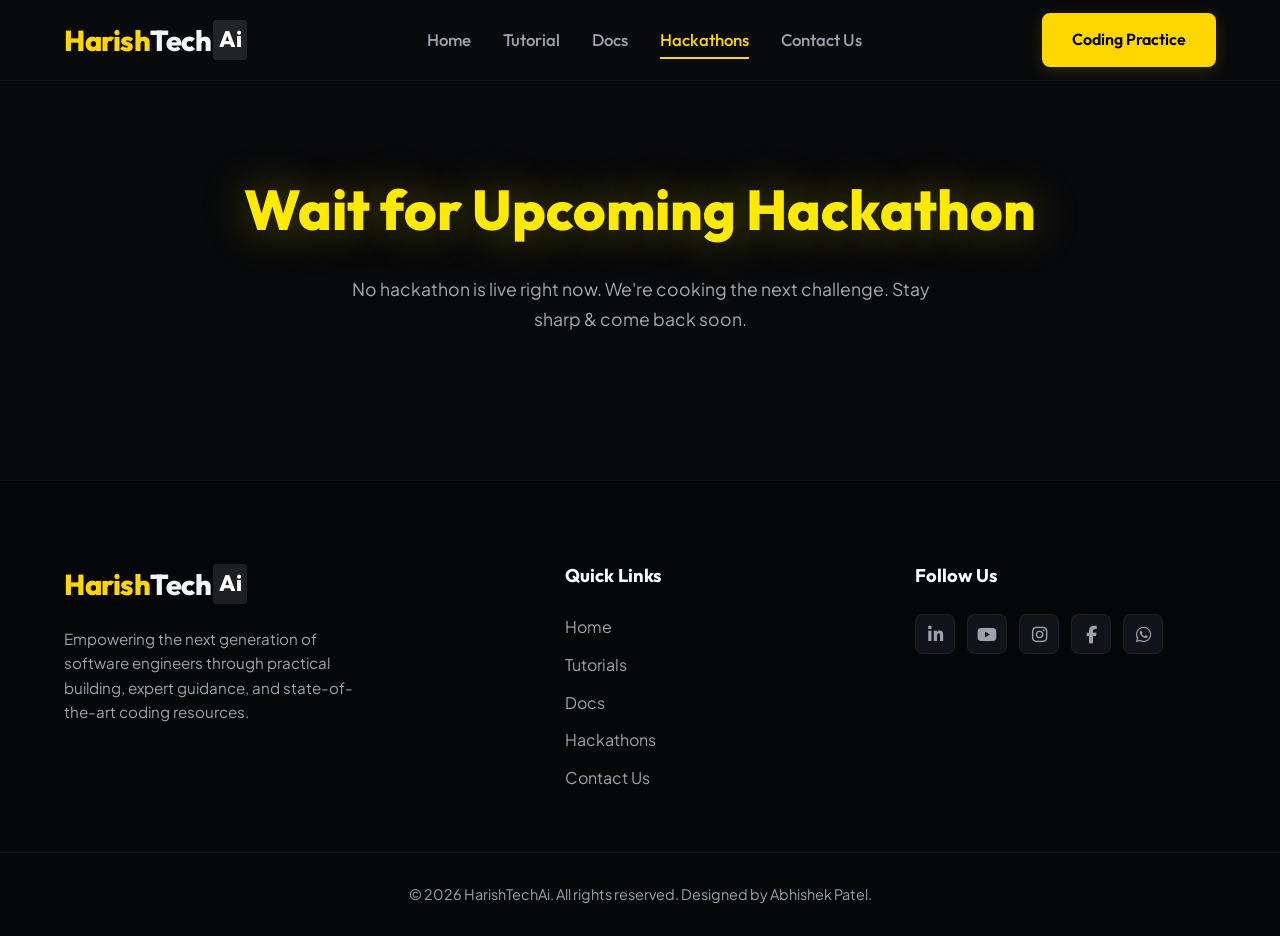
<file: harishtechai/hackathons.html>
<!doctype html>
<html lang="en">

<head>
  <meta charset="UTF-8" />
  <meta name="viewport" content="width=device-width, initial-scale=1.0" />
  <meta name="description" content="HarishTechAi Hackathons - Code and build decentralized systems." />
  <title>Hackathons | HarishTechAi</title>
  <!-- Favicon -->
  <link rel="icon" type="image/jpeg" href="assets/instructor.jpg" />
  <!-- Google Fonts -->
  <link rel="preconnect" href="https://fonts.googleapis.com" />
  <link rel="preconnect" href="https://fonts.gstatic.com" crossorigin />
  <link
    href="https://fonts.googleapis.com/css2?family=Outfit:wght@300;400;500;600;700;800&family=Plus+Jakarta+Sans:wght@300;400;500;600;700;800&display=swap"
    rel="stylesheet" />
  <!-- FontAwesome for Social Icons -->
  <link rel="stylesheet" href="https://cdnjs.cloudflare.com/ajax/libs/font-awesome/6.4.0/css/all.min.css" />
  <!-- Custom CSS -->
  <link rel="stylesheet" href="style.css" />
</head>

<body>
  <!-- Header -->
  <header class="header">
    <div class="container navbar">
      <a href="index.html" class="logo">
        <span>Harish</span>Tech<span>Ai</span>
      </a>
      <nav class="nav-menu">
        <a href="index.html#home" class="nav-link">Home</a>
        <a href="index.html#tutorials" class="nav-link">Tutorial</a>
        <a href="docs.html" class="nav-link">Docs</a>
        <a href="hackathons.html" class="nav-link active">Hackathons</a>
        <a href="index.html#contact" class="nav-link">Contact Us</a>
        <a href="coding-practice.html" class="nav-cta-mobile">Coding Practice</a>
      </nav>
      <div class="nav-cta">
        <a href="coding-practice.html" class="btn btn-primary">Coding Practice</a>
      </div>
      <button class="mobile-toggle" aria-label="Toggle Menu">
        <i class="fa-solid fa-bars"></i>
      </button>
    </div>
  </header>

  <!-- Main Content -->
  <main
    style="min-height: calc(100vh - 80px - 340px); display: flex; align-items: center; justify-content: center; background: #08090b;">
    <section class="hackathons-section" style="border-bottom: none; background: transparent; width: 100%;">
      <div class="container text-center">
        <h2 class="coming-soon-title yellow-theme">
          Wait for Upcoming Hackathon
        </h2>
        <p class="coming-soon-subtitle">
          No hackathon is live right now. We're cooking the next challenge. Stay sharp &amp; come back soon.
        </p>
      </div>
    </section>
  </main>

  <!-- Footer -->
  <footer class="footer">
    <div class="container footer-grid">
      <div class="footer-brand">
        <a href="index.html" class="logo">
          <span>Harish</span>Tech<span>Ai</span>
        </a>
        <p>
          Empowering the next generation of software engineers through
          practical building, expert guidance, and state-of-the-art coding
          resources.
        </p>
      </div>
      <div class="footer-links">
        <h4>Quick Links</h4>
        <ul>
          <li><a href="index.html#home">Home</a></li>
          <li><a href="index.html#tutorials">Tutorials</a></li>
          <li><a href="docs.html">Docs</a></li>
          <li><a href="hackathons.html">Hackathons</a></li>
          <li><a href="index.html#contact">Contact Us</a></li>
        </ul>
      </div>
      <div class="footer-social">
        <h4>Follow Us</h4>
        <div class="footer-icons">
          <a href="https://www.linkedin.com" target="_blank"><i class="fa-brands fa-linkedin-in"></i></a>
          <a href="https://www.youtube.com" target="_blank"><i class="fa-brands fa-youtube"></i></a>
          <a href="https://www.instagram.com" target="_blank"><i class="fa-brands fa-instagram"></i></a>
          <a href="https://www.facebook.com" target="_blank"><i class="fa-brands fa-facebook-f"></i></a>
          <a href="https://wa.me/917611140772" target="_blank"><i class="fa-brands fa-whatsapp"></i></a>
        </div>
      </div>
    </div>
    <div class="footer-bottom">
      <p>
        &copy; 2026 HarishTechAi. All rights reserved. Designed by Abhishek Patel.
      </p>
    </div>
  </footer>

  <!-- Custom Script -->
  <script src="script.js"></script>
</body>

</html>
</file>
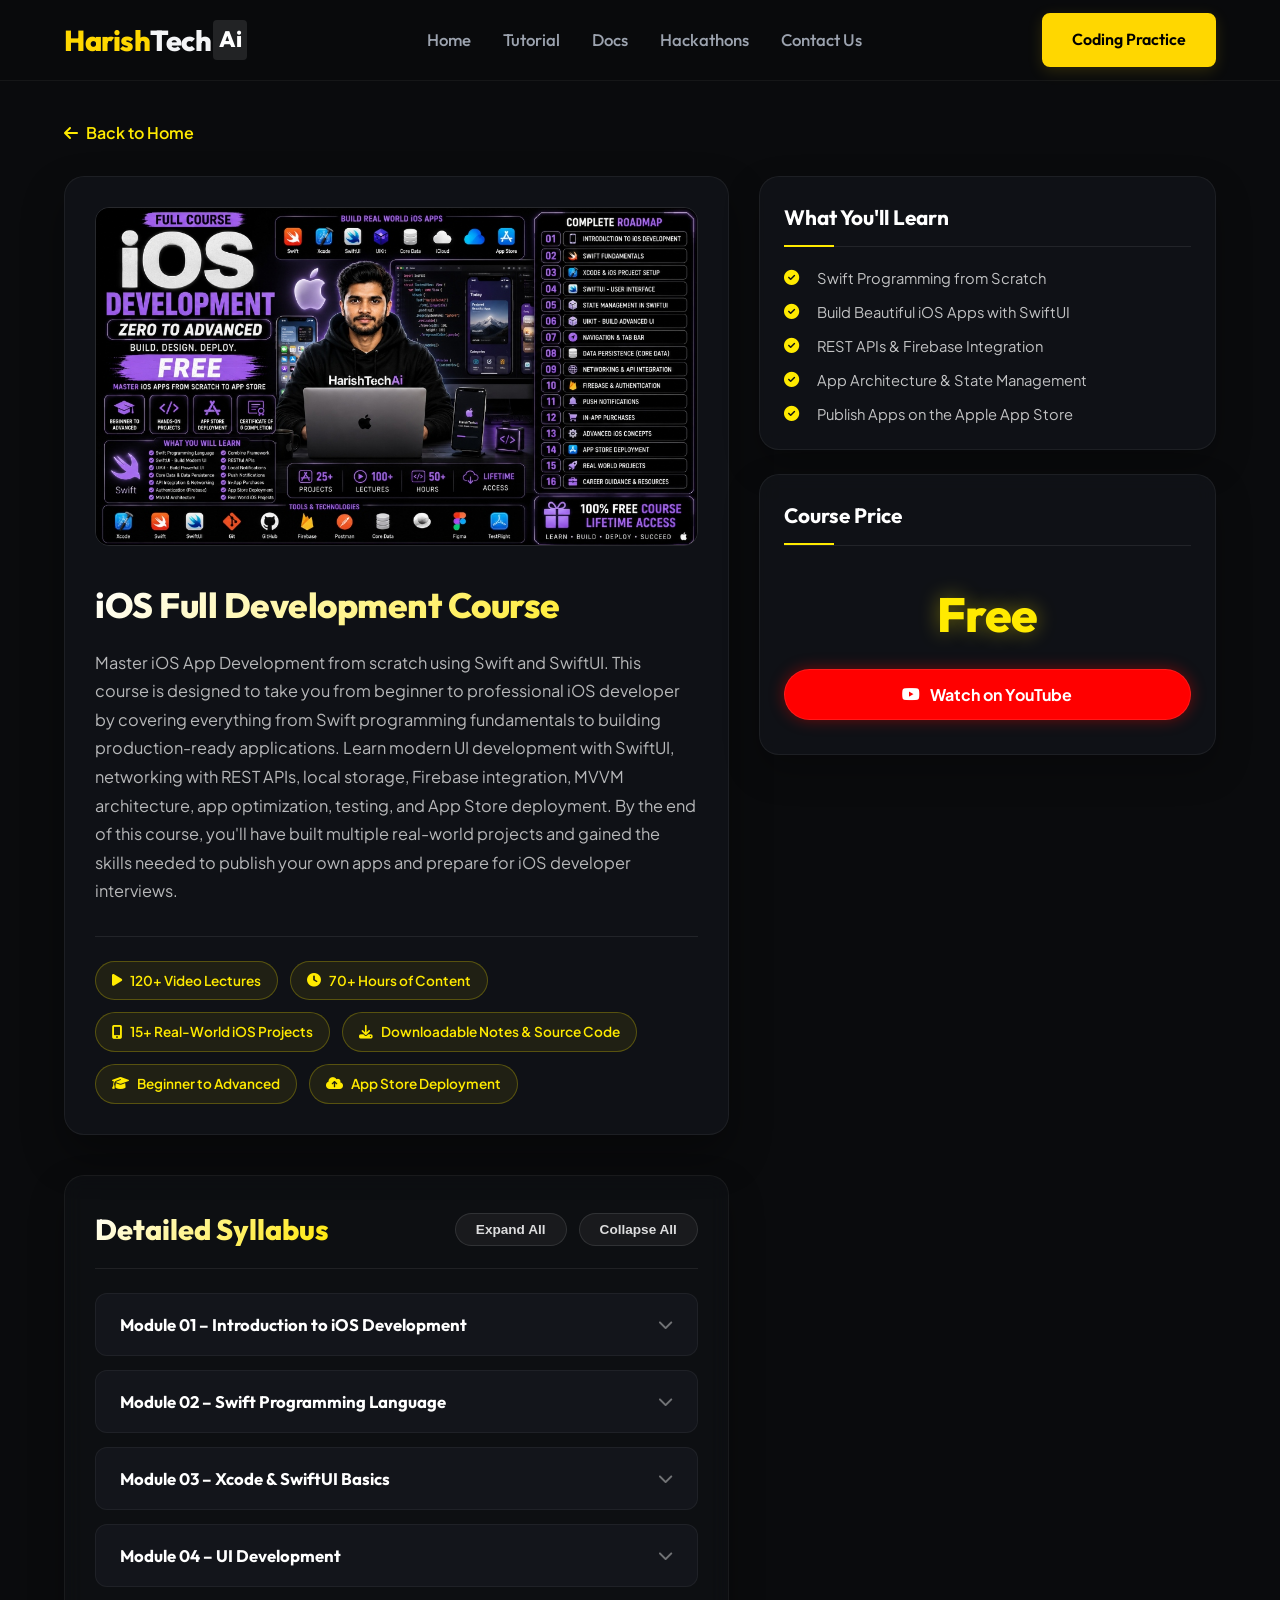
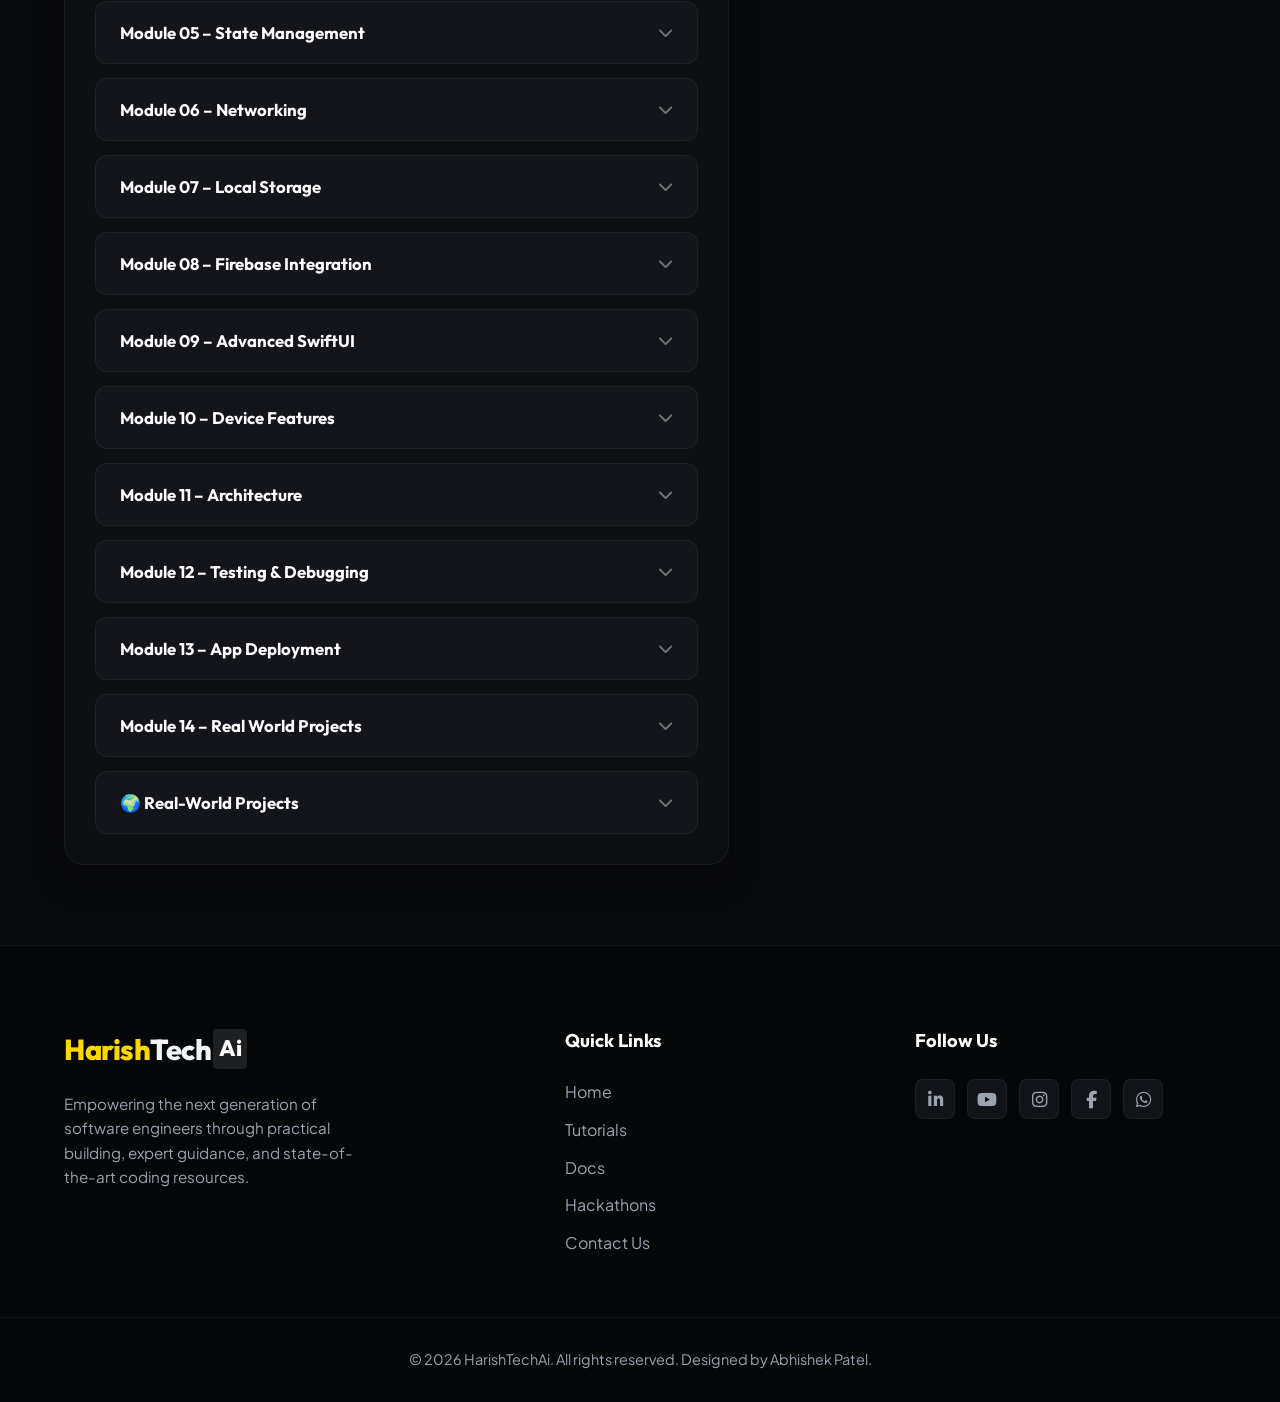
<file: harishtechai/ios-development.html>
<!doctype html>
<html lang="en">

<head>
  <meta charset="UTF-8" />
  <meta name="viewport" content="width=device-width, initial-scale=1.0" />
  <meta name="description"
    content="Complete iOS Development Course - Master Swift & SwiftUI from scratch with Abhishek Patel on HarishTechAi." />
  <title>iOS Development Course | HarishTechAi</title>
  <!-- Favicon -->
  <link rel="icon" type="image/jpeg" href="assets/instructor.jpg" />
  <!-- Google Fonts -->
  <link rel="preconnect" href="https://fonts.googleapis.com" />
  <link rel="preconnect" href="https://fonts.gstatic.com" crossorigin />
  <link
    href="https://fonts.googleapis.com/css2?family=Outfit:wght@300;400;500;600;700;800&family=Plus+Jakarta+Sans:wght@300;400;500;600;700;800&display=swap"
    rel="stylesheet" />
  <!-- FontAwesome for Social Icons -->
  <link rel="stylesheet" href="https://cdnjs.cloudflare.com/ajax/libs/font-awesome/6.4.0/css/all.min.css" />
  <!-- Custom CSS -->
  <link rel="stylesheet" href="style.css" />
</head>

<body>
  <!-- Header -->
  <header class="header">
    <div class="container navbar">
      <a href="index.html" class="logo">
        <span>Harish</span>Tech<span>Ai</span>
      </a>
      <nav class="nav-menu">
        <a href="index.html#home" class="nav-link">Home</a>
        <a href="index.html#tutorials" class="nav-link">Tutorial</a>
        <a href="docs.html" class="nav-link">Docs</a>
        <a href="hackathons.html" class="nav-link">Hackathons</a>
        <a href="index.html#contact" class="nav-link">Contact Us</a>
        <a href="coding-practice.html" class="nav-cta-mobile">Coding Practice</a>
      </nav>
      <div class="nav-cta">
        <a href="coding-practice.html" class="btn btn-primary">Coding Practice</a>
      </div>
      <button class="mobile-toggle" aria-label="Toggle Menu">
        <i class="fa-solid fa-bars"></i>
      </button>
    </div>
  </header>

  <!-- Main Content -->
  <main>
    <section class="course-detail-section">
      <div class="container">
        <!-- Back Link -->
        <div style="margin-bottom: 30px;">
          <a href="index.html"
            style="color: #ffea00; text-decoration: none; font-weight: 600; display: inline-flex; align-items: center; gap: 8px;">
            <i class="fa-solid fa-arrow-left"></i> Back to Home
          </a>
        </div>

        <div class="course-detail-grid">
          <!-- Left Column Wrapper -->
          <div class="course-left-col">
            <!-- Left Main Card -->
            <div class="course-detail-main-card">
              <img src="assets/course-ios.jpg" alt="iOS Development Full Course Roadmap" class="course-detail-img">

              <h1 class="course-detail-title">iOS Full Development Course</h1>

              <p class="course-detail-desc">
                Master iOS App Development from scratch using Swift and SwiftUI. This course is designed to take you
                from beginner to professional iOS developer by covering everything from Swift programming fundamentals
                to building production-ready applications. Learn modern UI development with SwiftUI, networking with
                REST APIs, local storage, Firebase integration, MVVM architecture, app optimization, testing, and App
                Store deployment. By the end of this course, you'll have built multiple real-world projects and gained
                the skills needed to publish your own apps and prepare for iOS developer interviews.
              </p>

              <div class="course-badges-horizontal">
                <span class="course-detail-badge"><i class="fa-solid fa-play"></i> 120+ Video Lectures</span>
                <span class="course-detail-badge"><i class="fa-solid fa-clock"></i> 70+ Hours of Content</span>
                <span class="course-detail-badge"><i class="fa-solid fa-mobile-screen-button"></i> 15+ Real-World iOS
                  Projects</span>
                <span class="course-detail-badge"><i class="fa-solid fa-download"></i> Downloadable Notes &amp; Source
                  Code</span>
                <span class="course-detail-badge"><i class="fa-solid fa-graduation-cap"></i> Beginner to Advanced</span>
                <span class="course-detail-badge"><i class="fa-solid fa-cloud-arrow-up"></i> App Store Deployment</span>
              </div>
            </div>

            <!-- Detailed Syllabus Accordion Container -->
            <div class="syllabus-container">
              <div class="syllabus-header">
                <h2>Detailed Syllabus</h2>
                <div class="syllabus-actions">
                  <button class="syllabus-btn" id="expandAllBtn">Expand All</button>
                  <button class="syllabus-btn" id="collapseAllBtn">Collapse All</button>
                </div>
              </div>

              <div class="accordion">
                <!-- Module 01 -->
                <div class="accordion-item">
                  <button class="accordion-header">
                    <span>Module 01 – Introduction to iOS Development</span>
                    <i class="fa-solid fa-chevron-down"></i>
                  </button>
                  <div class="accordion-content">
                    <ul>
                      <li><i class="fa-solid fa-circle" style="font-size: 6px;"></i> What is iOS?</li>
                      <li><i class="fa-solid fa-circle" style="font-size: 6px;"></i> Apple Ecosystem</li>
                      <li><i class="fa-solid fa-circle" style="font-size: 6px;"></i> Install Xcode</li>
                      <li><i class="fa-solid fa-circle" style="font-size: 6px;"></i> Swift Playground</li>
                      <li><i class="fa-solid fa-circle" style="font-size: 6px;"></i> Course Roadmap</li>
                    </ul>
                  </div>
                </div>

                <!-- Module 02 -->
                <div class="accordion-item">
                  <button class="accordion-header">
                    <span>Module 02 – Swift Programming Language</span>
                    <i class="fa-solid fa-chevron-down"></i>
                  </button>
                  <div class="accordion-content">
                    <ul>
                      <li><i class="fa-solid fa-circle" style="font-size: 6px;"></i> Variables &amp; Constants</li>
                      <li><i class="fa-solid fa-circle" style="font-size: 6px;"></i> Data Types</li>
                      <li><i class="fa-solid fa-circle" style="font-size: 6px;"></i> Operators</li>
                      <li><i class="fa-solid fa-circle" style="font-size: 6px;"></i> Control Flow</li>
                      <li><i class="fa-solid fa-circle" style="font-size: 6px;"></i> Functions</li>
                      <li><i class="fa-solid fa-circle" style="font-size: 6px;"></i> Closures</li>
                      <li><i class="fa-solid fa-circle" style="font-size: 6px;"></i> Enums</li>
                      <li><i class="fa-solid fa-circle" style="font-size: 6px;"></i> Structs &amp; Classes</li>
                      <li><i class="fa-solid fa-circle" style="font-size: 6px;"></i> Optionals</li>
                      <li><i class="fa-solid fa-circle" style="font-size: 6px;"></i> Protocols</li>
                      <li><i class="fa-solid fa-circle" style="font-size: 6px;"></i> Error Handling</li>
                      <li><i class="fa-solid fa-circle" style="font-size: 6px;"></i> Generics</li>
                    </ul>
                  </div>
                </div>

                <!-- Module 03 -->
                <div class="accordion-item">
                  <button class="accordion-header">
                    <span>Module 03 – Xcode &amp; SwiftUI Basics</span>
                    <i class="fa-solid fa-chevron-down"></i>
                  </button>
                  <div class="accordion-content">
                    <ul>
                      <li><i class="fa-solid fa-circle" style="font-size: 6px;"></i> Xcode Interface</li>
                      <li><i class="fa-solid fa-circle" style="font-size: 6px;"></i> Project Structure</li>
                      <li><i class="fa-solid fa-circle" style="font-size: 6px;"></i> Views</li>
                      <li><i class="fa-solid fa-circle" style="font-size: 6px;"></i> Modifiers</li>
                      <li><i class="fa-solid fa-circle" style="font-size: 6px;"></i> Navigation</li>
                      <li><i class="fa-solid fa-circle" style="font-size: 6px;"></i> Layouts</li>
                      <li><i class="fa-solid fa-circle" style="font-size: 6px;"></i> Stacks</li>
                      <li><i class="fa-solid fa-circle" style="font-size: 6px;"></i> Lists</li>
                      <li><i class="fa-solid fa-circle" style="font-size: 6px;"></i> Forms</li>
                    </ul>
                  </div>
                </div>

                <!-- Module 04 -->
                <div class="accordion-item">
                  <button class="accordion-header">
                    <span>Module 04 – UI Development</span>
                    <i class="fa-solid fa-chevron-down"></i>
                  </button>
                  <div class="accordion-content">
                    <ul>
                      <li><i class="fa-solid fa-circle" style="font-size: 6px;"></i> Buttons</li>
                      <li><i class="fa-solid fa-circle" style="font-size: 6px;"></i> TextField</li>
                      <li><i class="fa-solid fa-circle" style="font-size: 6px;"></i> Image</li>
                      <li><i class="fa-solid fa-circle" style="font-size: 6px;"></i> ScrollView</li>
                      <li><i class="fa-solid fa-circle" style="font-size: 6px;"></i> Grid</li>
                      <li><i class="fa-solid fa-circle" style="font-size: 6px;"></i> Tab Bar</li>
                      <li><i class="fa-solid fa-circle" style="font-size: 6px;"></i> Navigation Bar</li>
                      <li><i class="fa-solid fa-circle" style="font-size: 6px;"></i> Dark Mode</li>
                      <li><i class="fa-solid fa-circle" style="font-size: 6px;"></i> Animations</li>
                    </ul>
                  </div>
                </div>

                <!-- Module 05 -->
                <div class="accordion-item">
                  <button class="accordion-header">
                    <span>Module 05 – State Management</span>
                    <i class="fa-solid fa-chevron-down"></i>
                  </button>
                  <div class="accordion-content">
                    <ul>
                      <li><i class="fa-solid fa-circle" style="font-size: 6px;"></i> @State</li>
                      <li><i class="fa-solid fa-circle" style="font-size: 6px;"></i> @Binding</li>
                      <li><i class="fa-solid fa-circle" style="font-size: 6px;"></i> @ObservedObject</li>
                      <li><i class="fa-solid fa-circle" style="font-size: 6px;"></i> @StateObject</li>
                      <li><i class="fa-solid fa-circle" style="font-size: 6px;"></i> @EnvironmentObject</li>
                      <li><i class="fa-solid fa-circle" style="font-size: 6px;"></i> MVVM Architecture</li>
                    </ul>
                  </div>
                </div>

                <!-- Module 06 -->
                <div class="accordion-item">
                  <button class="accordion-header">
                    <span>Module 06 – Networking</span>
                    <i class="fa-solid fa-chevron-down"></i>
                  </button>
                  <div class="accordion-content">
                    <ul>
                      <li><i class="fa-solid fa-circle" style="font-size: 6px;"></i> REST APIs</li>
                      <li><i class="fa-solid fa-circle" style="font-size: 6px;"></i> URLSession</li>
                      <li><i class="fa-solid fa-circle" style="font-size: 6px;"></i> JSON Parsing</li>
                      <li><i class="fa-solid fa-circle" style="font-size: 6px;"></i> Codable</li>
                      <li><i class="fa-solid fa-circle" style="font-size: 6px;"></i> Async/Await</li>
                      <li><i class="fa-solid fa-circle" style="font-size: 6px;"></i> Error Handling</li>
                    </ul>
                  </div>
                </div>

                <!-- Module 07 -->
                <div class="accordion-item">
                  <button class="accordion-header">
                    <span>Module 07 – Local Storage</span>
                    <i class="fa-solid fa-chevron-down"></i>
                  </button>
                  <div class="accordion-content">
                    <ul>
                      <li><i class="fa-solid fa-circle" style="font-size: 6px;"></i> UserDefaults</li>
                      <li><i class="fa-solid fa-circle" style="font-size: 6px;"></i> File Manager</li>
                      <li><i class="fa-solid fa-circle" style="font-size: 6px;"></i> Keychain</li>
                      <li><i class="fa-solid fa-circle" style="font-size: 6px;"></i> SQLite</li>
                      <li><i class="fa-solid fa-circle" style="font-size: 6px;"></i> Core Data</li>
                      <li><i class="fa-solid fa-circle" style="font-size: 6px;"></i> SwiftData</li>
                    </ul>
                  </div>
                </div>

                <!-- Module 08 -->
                <div class="accordion-item">
                  <button class="accordion-header">
                    <span>Module 08 – Firebase Integration</span>
                    <i class="fa-solid fa-chevron-down"></i>
                  </button>
                  <div class="accordion-content">
                    <ul>
                      <li><i class="fa-solid fa-circle" style="font-size: 6px;"></i> Authentication</li>
                      <li><i class="fa-solid fa-circle" style="font-size: 6px;"></i> Firestore</li>
                      <li><i class="fa-solid fa-circle" style="font-size: 6px;"></i> Realtime Database</li>
                      <li><i class="fa-solid fa-circle" style="font-size: 6px;"></i> Storage</li>
                      <li><i class="fa-solid fa-circle" style="font-size: 6px;"></i> Push Notifications</li>
                      <li><i class="fa-solid fa-circle" style="font-size: 6px;"></i> Analytics</li>
                    </ul>
                  </div>
                </div>

                <!-- Module 09 -->
                <div class="accordion-item">
                  <button class="accordion-header">
                    <span>Module 09 – Advanced SwiftUI</span>
                    <i class="fa-solid fa-chevron-down"></i>
                  </button>
                  <div class="accordion-content">
                    <ul>
                      <li><i class="fa-solid fa-circle" style="font-size: 6px;"></i> Custom Components</li>
                      <li><i class="fa-solid fa-circle" style="font-size: 6px;"></i> Reusable Views</li>
                      <li><i class="fa-solid fa-circle" style="font-size: 6px;"></i> NavigationStack</li>
                      <li><i class="fa-solid fa-circle" style="font-size: 6px;"></i> Sheets</li>
                      <li><i class="fa-solid fa-circle" style="font-size: 6px;"></i> Alerts</li>
                      <li><i class="fa-solid fa-circle" style="font-size: 6px;"></i> Gestures</li>
                      <li><i class="fa-solid fa-circle" style="font-size: 6px;"></i> Charts</li>
                    </ul>
                  </div>
                </div>

                <!-- Module 10 -->
                <div class="accordion-item">
                  <button class="accordion-header">
                    <span>Module 10 – Device Features</span>
                    <i class="fa-solid fa-chevron-down"></i>
                  </button>
                  <div class="accordion-content">
                    <ul>
                      <li><i class="fa-solid fa-circle" style="font-size: 6px;"></i> Camera</li>
                      <li><i class="fa-solid fa-circle" style="font-size: 6px;"></i> Photo Picker</li>
                      <li><i class="fa-solid fa-circle" style="font-size: 6px;"></i> Location (GPS)</li>
                      <li><i class="fa-solid fa-circle" style="font-size: 6px;"></i> Maps</li>
                      <li><i class="fa-solid fa-circle" style="font-size: 6px;"></i> Contacts</li>
                      <li><i class="fa-solid fa-circle" style="font-size: 6px;"></i> Face ID / Touch ID</li>
                      <li><i class="fa-solid fa-circle" style="font-size: 6px;"></i> Notifications</li>
                    </ul>
                  </div>
                </div>

                <!-- Module 11 -->
                <div class="accordion-item">
                  <button class="accordion-header">
                    <span>Module 11 – Architecture</span>
                    <i class="fa-solid fa-chevron-down"></i>
                  </button>
                  <div class="accordion-content">
                    <ul>
                      <li><i class="fa-solid fa-circle" style="font-size: 6px;"></i> MVC</li>
                      <li><i class="fa-solid fa-circle" style="font-size: 6px;"></i> MVVM</li>
                      <li><i class="fa-solid fa-circle" style="font-size: 6px;"></i> Clean Architecture</li>
                      <li><i class="fa-solid fa-circle" style="font-size: 6px;"></i> Dependency Injection</li>
                      <li><i class="fa-solid fa-circle" style="font-size: 6px;"></i> Repository Pattern</li>
                    </ul>
                  </div>
                </div>

                <!-- Module 12 -->
                <div class="accordion-item">
                  <button class="accordion-header">
                    <span>Module 12 – Testing &amp; Debugging</span>
                    <i class="fa-solid fa-chevron-down"></i>
                  </button>
                  <div class="accordion-content">
                    <ul>
                      <li><i class="fa-solid fa-circle" style="font-size: 6px;"></i> Unit Testing</li>
                      <li><i class="fa-solid fa-circle" style="font-size: 6px;"></i> UI Testing</li>
                      <li><i class="fa-solid fa-circle" style="font-size: 6px;"></i> Debugging</li>
                      <li><i class="fa-solid fa-circle" style="font-size: 6px;"></i> Instruments</li>
                      <li><i class="fa-solid fa-circle" style="font-size: 6px;"></i> Performance Optimization</li>
                    </ul>
                  </div>
                </div>

                <!-- Module 13 -->
                <div class="accordion-item">
                  <button class="accordion-header">
                    <span>Module 13 – App Deployment</span>
                    <i class="fa-solid fa-chevron-down"></i>
                  </button>
                  <div class="accordion-content">
                    <ul>
                      <li><i class="fa-solid fa-circle" style="font-size: 6px;"></i> Apple Developer Account</li>
                      <li><i class="fa-solid fa-circle" style="font-size: 6px;"></i> Certificates</li>
                      <li><i class="fa-solid fa-circle" style="font-size: 6px;"></i> Provisioning Profiles</li>
                      <li><i class="fa-solid fa-circle" style="font-size: 6px;"></i> TestFlight</li>
                      <li><i class="fa-solid fa-circle" style="font-size: 6px;"></i> App Store Submission</li>
                      <li><i class="fa-solid fa-circle" style="font-size: 6px;"></i> App Review Process</li>
                    </ul>
                  </div>
                </div>

                <!-- Module 14 -->
                <div class="accordion-item">
                  <button class="accordion-header">
                    <span>Module 14 – Real World Projects</span>
                    <i class="fa-solid fa-chevron-down"></i>
                  </button>
                  <div class="accordion-content">
                    <ul>
                      <li><i class="fa-solid fa-circle" style="font-size: 6px;"></i> Weather App</li>
                      <li><i class="fa-solid fa-circle" style="font-size: 6px;"></i> Notes App</li>
                      <li><i class="fa-solid fa-circle" style="font-size: 6px;"></i> Chat App</li>
                      <li><i class="fa-solid fa-circle" style="font-size: 6px;"></i> E-Commerce App</li>
                      <li><i class="fa-solid fa-circle" style="font-size: 6px;"></i> Expense Tracker</li>
                      <li><i class="fa-solid fa-circle" style="font-size: 6px;"></i> Food Delivery App</li>
                      <li><i class="fa-solid fa-circle" style="font-size: 6px;"></i> Social Media App</li>
                    </ul>
                  </div>
                </div>

                <!-- Real World Projects -->
                <div class="accordion-item">
                  <button class="accordion-header">
                    <span>🌍 Real-World Projects</span>
                    <i class="fa-solid fa-chevron-down"></i>
                  </button>
                  <div class="accordion-content">
                    <ul>
                      <li><i class="fa-solid fa-circle" style="font-size: 6px;"></i> Calculator App</li>
                      <li><i class="fa-solid fa-circle" style="font-size: 6px;"></i> To-Do App</li>
                      <li><i class="fa-solid fa-circle" style="font-size: 6px;"></i> Notes App</li>
                      <li><i class="fa-solid fa-circle" style="font-size: 6px;"></i> Weather App</li>
                      <li><i class="fa-solid fa-circle" style="font-size: 6px;"></i> Movie App</li>
                      <li><i class="fa-solid fa-circle" style="font-size: 6px;"></i> Music Player</li>
                      <li><i class="fa-solid fa-circle" style="font-size: 6px;"></i> Expense Tracker</li>
                      <li><i class="fa-solid fa-circle" style="font-size: 6px;"></i> QR Scanner</li>
                      <li><i class="fa-solid fa-circle" style="font-size: 6px;"></i> Chat Application</li>
                      <li><i class="fa-solid fa-circle" style="font-size: 6px;"></i> Food Delivery App</li>
                      <li><i class="fa-solid fa-circle" style="font-size: 6px;"></i> E-Commerce App</li>
                      <li><i class="fa-solid fa-circle" style="font-size: 6px;"></i> Social Media App</li>
                      <li><i class="fa-solid fa-circle" style="font-size: 6px;"></i> Ride Booking App</li>
                      <li><i class="fa-solid fa-circle" style="font-size: 6px;"></i> Banking App</li>
                      <li><i class="fa-solid fa-circle" style="font-size: 6px;"></i> AI Chat App</li>
                    </ul>
                  </div>
                </div>
              </div>
            </div>
          </div>

          <!-- Right Column: Sidebar Stack -->
          <div class="course-sidebar-stack">
            <!-- Card 1: What You'll Learn -->
            <div class="course-sidebar-card">
              <h3>What You'll Learn</h3>
              <ul class="learn-list">
                <li><i class="fa-solid fa-circle-check" style="color: #ffea00; margin-right: 8px;"></i> Swift
                  Programming from Scratch</li>
                <li><i class="fa-solid fa-circle-check" style="color: #ffea00; margin-right: 8px;"></i> Build Beautiful
                  iOS Apps with SwiftUI</li>
                <li><i class="fa-solid fa-circle-check" style="color: #ffea00; margin-right: 8px;"></i> REST APIs &amp;
                  Firebase Integration</li>
                <li><i class="fa-solid fa-circle-check" style="color: #ffea00; margin-right: 8px;"></i> App Architecture
                  &amp; State Management</li>
                <li><i class="fa-solid fa-circle-check" style="color: #ffea00; margin-right: 8px;"></i> Publish Apps on
                  the Apple App Store</li>
              </ul>
            </div>

            <!-- Card 2: Pricing -->
            <div class="course-sidebar-card">
              <h3>Course Price</h3>
              <div class="course-price-container">
                <div class="course-price-tag">Free</div>
                <a href="https://www.youtube.com/playlist?list=PLRiMEyYiSEfU" target="_blank" class="btn-youtube-sidebar">
                  <i class="fa-brands fa-youtube"></i> Watch on YouTube
                </a>
              </div>
            </div>
          </div>
        </div>
      </div>
    </section>
  </main>

  <!-- Footer -->
  <footer class="footer">
    <div class="container footer-grid">
      <div class="footer-brand">
        <a href="index.html" class="logo">
          <span>Harish</span>Tech<span>Ai</span>
        </a>
        <p>
          Empowering the next generation of software engineers through
          practical building, expert guidance, and state-of-the-art coding
          resources.
        </p>
      </div>
      <div class="footer-links">
        <h4>Quick Links</h4>
        <ul>
          <li><a href="index.html#home">Home</a></li>
          <li><a href="index.html#tutorials">Tutorials</a></li>
          <li><a href="docs.html">Docs</a></li>
          <li><a href="hackathons.html">Hackathons</a></li>
          <li><a href="index.html#contact">Contact Us</a></li>
        </ul>
      </div>
      <div class="footer-social">
        <h4>Follow Us</h4>
        <div class="footer-icons">
          <a href="https://www.linkedin.com" target="_blank"><i class="fa-brands fa-linkedin-in"></i></a>
          <a href="https://www.youtube.com" target="_blank"><i class="fa-brands fa-youtube"></i></a>
          <a href="https://www.instagram.com" target="_blank"><i class="fa-brands fa-instagram"></i></a>
          <a href="https://www.facebook.com" target="_blank"><i class="fa-brands fa-facebook-f"></i></a>
          <a href="https://wa.me/917611140772" target="_blank"><i class="fa-brands fa-whatsapp"></i></a>
        </div>
      </div>
    </div>
    <div class="footer-bottom">
      <p>
        &copy; 2026 HarishTechAi. All rights reserved. Designed by Abhishek Patel.
      </p>
    </div>
  </footer>

  <!-- Custom Script -->
  <script src="script.js"></script>

  <!-- Accordion Functionality Script -->
  <script>
    document.addEventListener("DOMContentLoaded", () => {
      const headers = document.querySelectorAll(".accordion-header");
      headers.forEach(header => {
        header.addEventListener("click", () => {
          const item = header.parentElement;
          const content = header.nextElementSibling;

          // Toggle active class
          item.classList.toggle("active");

          if (item.classList.contains("active")) {
            content.style.maxHeight = content.scrollHeight + "px";
          } else {
            content.style.maxHeight = "0px";
          }
        });
      });

      const expandAllBtn = document.getElementById("expandAllBtn");
      const collapseAllBtn = document.getElementById("collapseAllBtn");

      if (expandAllBtn) {
        expandAllBtn.addEventListener("click", () => {
          document.querySelectorAll(".accordion-item").forEach(item => {
            item.classList.add("active");
            const content = item.querySelector(".accordion-content");
            content.style.maxHeight = content.scrollHeight + "px";
          });
        });
      }

      if (collapseAllBtn) {
        collapseAllBtn.addEventListener("click", () => {
          document.querySelectorAll(".accordion-item").forEach(item => {
            item.classList.remove("active");
            const content = item.querySelector(".accordion-content");
            content.style.maxHeight = "0px";
          });
        });
      }
    });
  </script>
</body>

</html>
</file>
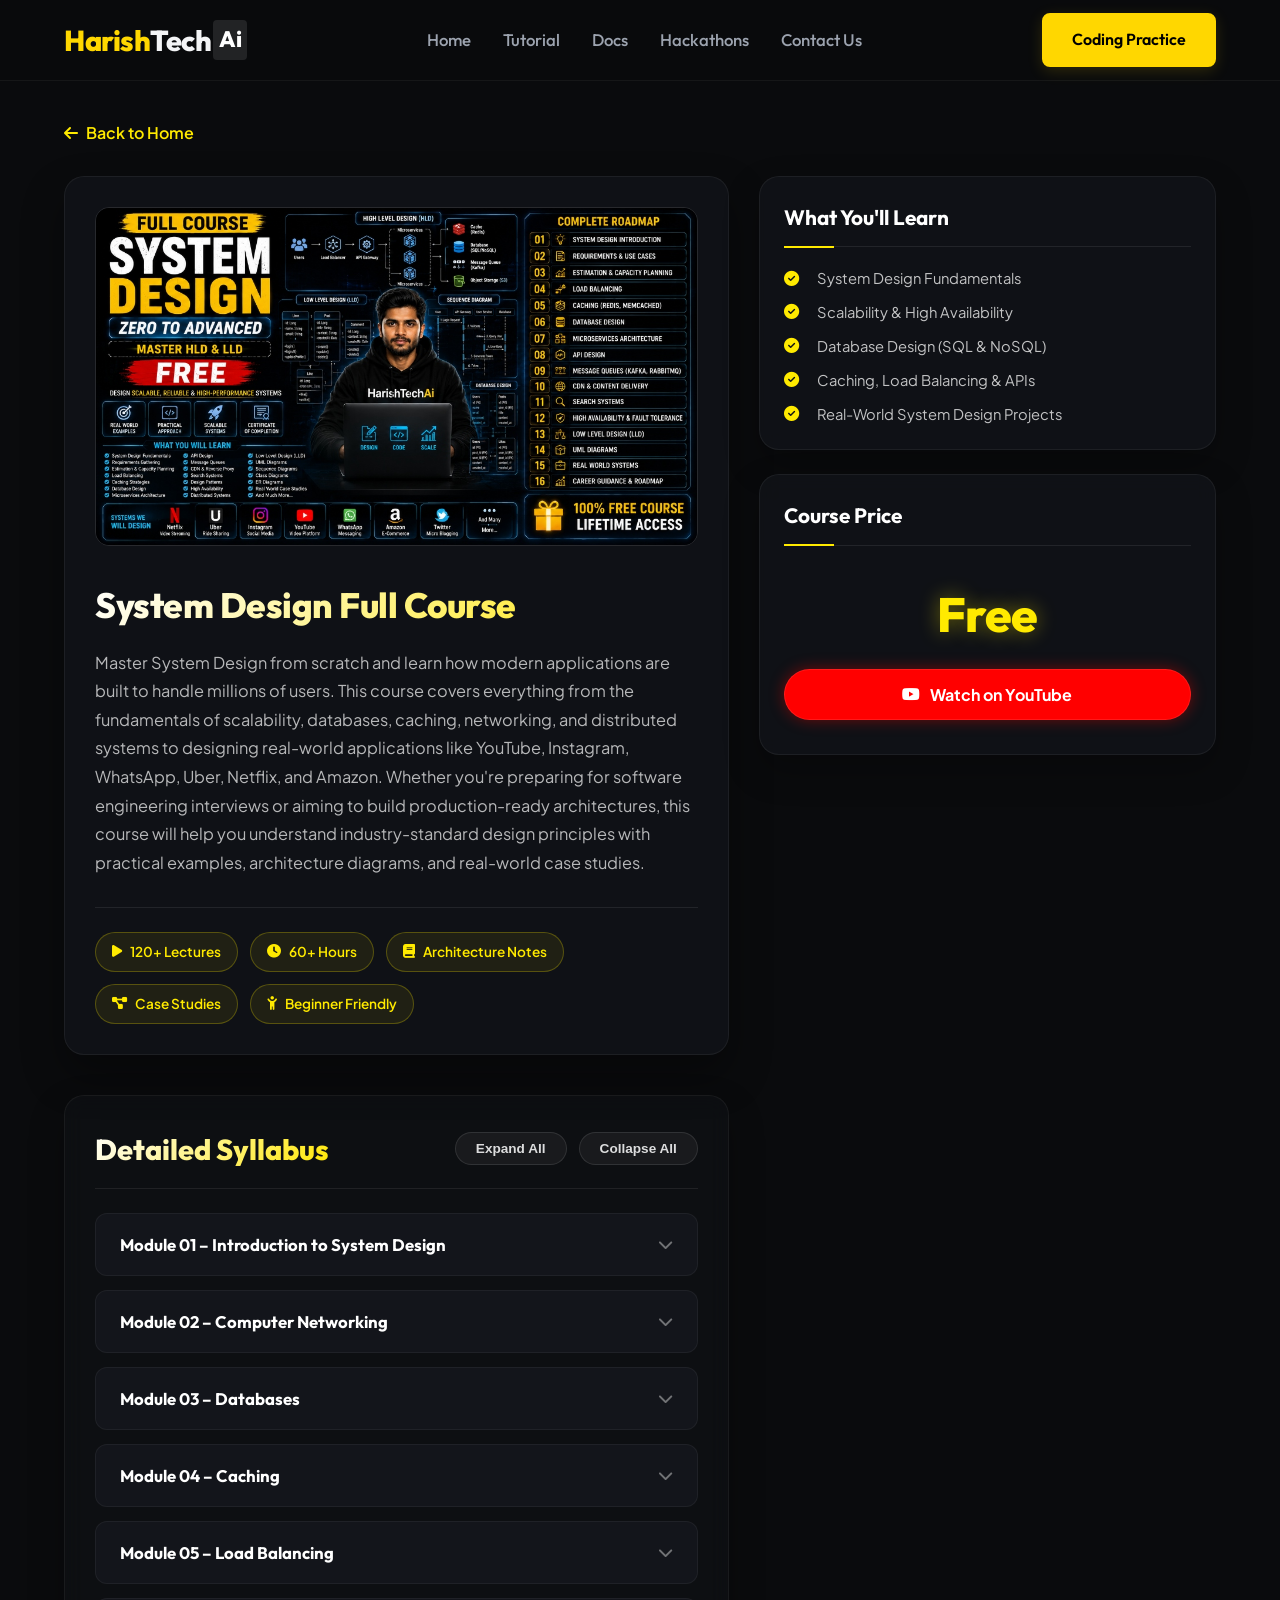
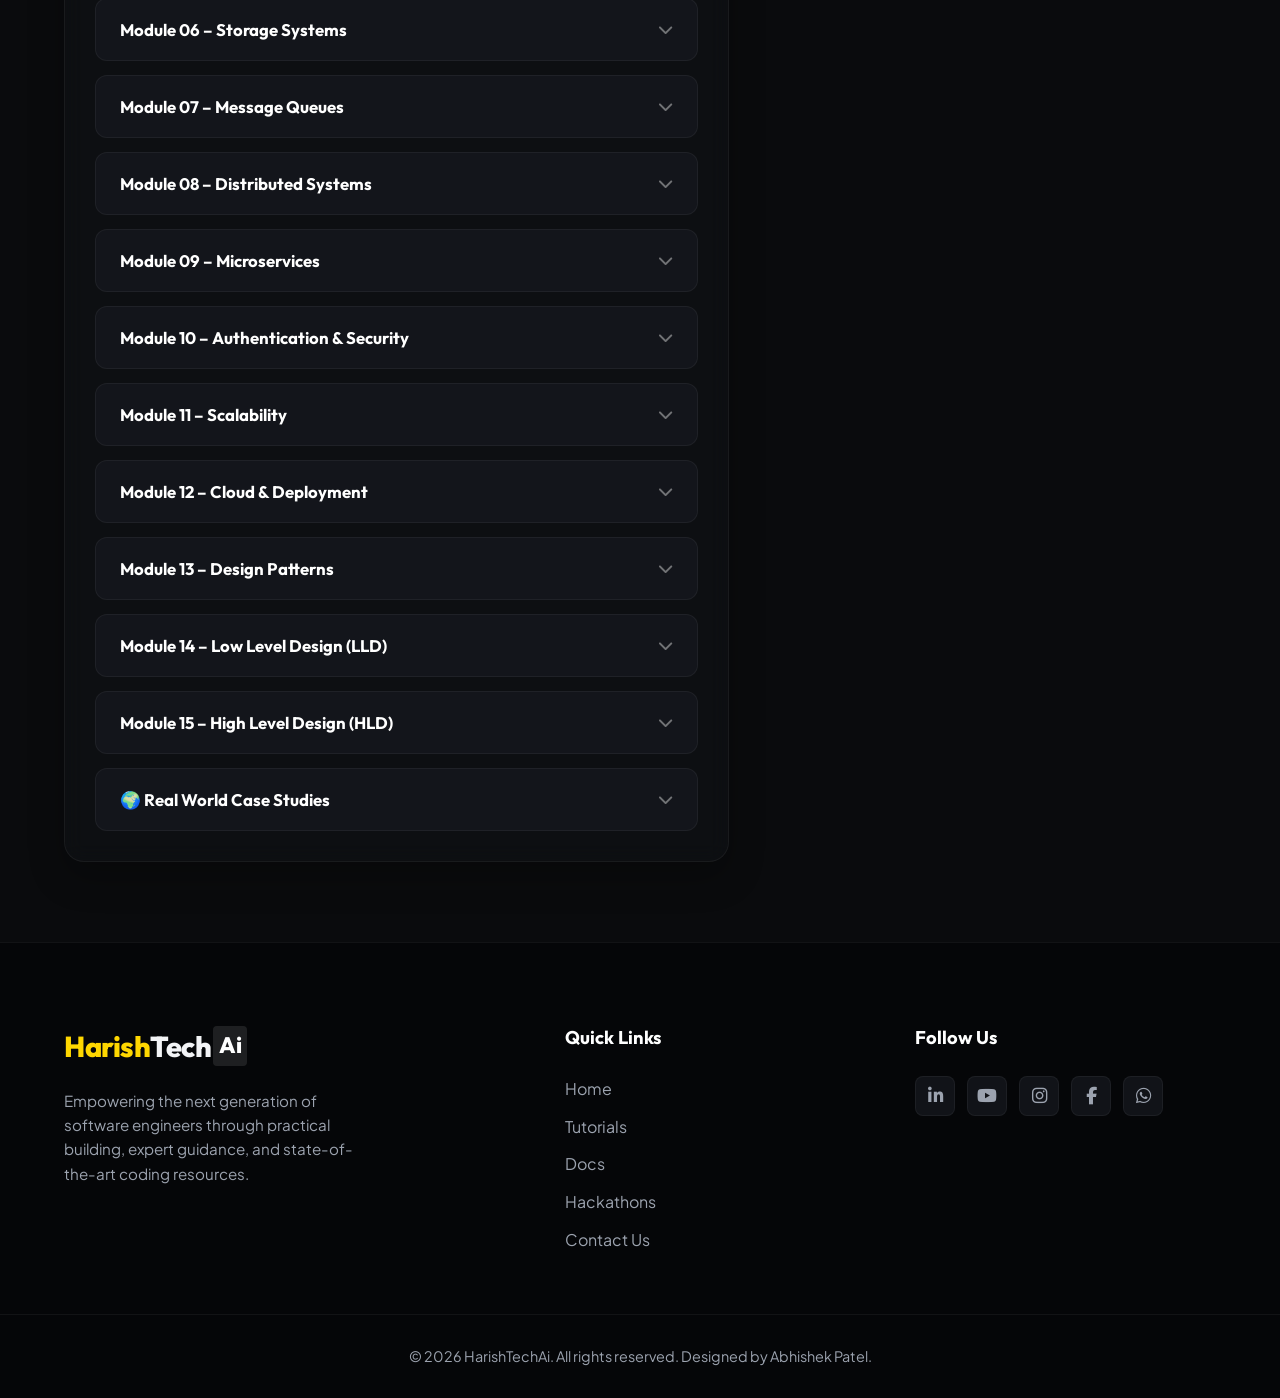
<file: harishtechai/system-design.html>
<!doctype html>
<html lang="en">

<head>
  <meta charset="UTF-8" />
  <meta name="viewport" content="width=device-width, initial-scale=1.0" />
  <meta name="description"
    content="Complete System Design Course - Master LLD & HLD from scratch with Abhishek Patel on HarishTechAi." />
  <title>System Design Course | HarishTechAi</title>
  <!-- Favicon -->
  <link rel="icon" type="image/jpeg" href="assets/instructor.jpg" />
  <!-- Google Fonts -->
  <link rel="preconnect" href="https://fonts.googleapis.com" />
  <link rel="preconnect" href="https://fonts.gstatic.com" crossorigin />
  <link
    href="https://fonts.googleapis.com/css2?family=Outfit:wght@300;400;500;600;700;800&family=Plus+Jakarta+Sans:wght@300;400;500;600;700;800&display=swap"
    rel="stylesheet" />
  <!-- FontAwesome for Social Icons -->
  <link rel="stylesheet" href="https://cdnjs.cloudflare.com/ajax/libs/font-awesome/6.4.0/css/all.min.css" />
  <!-- Custom CSS -->
  <link rel="stylesheet" href="style.css" />
</head>

<body>
  <!-- Header -->
  <header class="header">
    <div class="container navbar">
      <a href="index.html" class="logo">
        <span>Harish</span>Tech<span>Ai</span>
      </a>
      <nav class="nav-menu">
        <a href="index.html#home" class="nav-link">Home</a>
        <a href="index.html#tutorials" class="nav-link">Tutorial</a>
        <a href="docs.html" class="nav-link">Docs</a>
        <a href="hackathons.html" class="nav-link">Hackathons</a>
        <a href="index.html#contact" class="nav-link">Contact Us</a>
        <a href="coding-practice.html" class="nav-cta-mobile">Coding Practice</a>
      </nav>
      <div class="nav-cta">
        <a href="coding-practice.html" class="btn btn-primary">Coding Practice</a>
      </div>
      <button class="mobile-toggle" aria-label="Toggle Menu">
        <i class="fa-solid fa-bars"></i>
      </button>
    </div>
  </header>

  <!-- Main Content -->
  <main>
    <section class="course-detail-section">
      <div class="container">
        <!-- Back Link -->
        <div style="margin-bottom: 30px;">
          <a href="index.html"
            style="color: #ffea00; text-decoration: none; font-weight: 600; display: inline-flex; align-items: center; gap: 8px;">
            <i class="fa-solid fa-arrow-left"></i> Back to Home
          </a>
        </div>

        <div class="course-detail-grid">
          <!-- Left Column Wrapper -->
          <div class="course-left-col">
            <!-- Left Main Card -->
            <div class="course-detail-main-card">
              <img src="assets/course-sysdesign.jpg" alt="System Design Full Course Roadmap" class="course-detail-img">

              <h1 class="course-detail-title">System Design Full Course</h1>

              <p class="course-detail-desc">
                Master System Design from scratch and learn how modern applications are built to handle millions of
                users.
                This course covers everything from the fundamentals of scalability, databases, caching, networking,
                and distributed systems to designing real-world applications like YouTube, Instagram, WhatsApp, Uber,
                Netflix, and Amazon. Whether you're preparing for software engineering interviews or aiming to build
                production-ready architectures, this course will help you understand industry-standard design principles
                with practical examples, architecture diagrams, and real-world case studies.
              </p>

              <div class="course-badges-horizontal">
                <span class="course-detail-badge"><i class="fa-solid fa-play"></i> 120+ Lectures</span>
                <span class="course-detail-badge"><i class="fa-solid fa-clock"></i> 60+ Hours</span>
                <span class="course-detail-badge"><i class="fa-solid fa-book"></i> Architecture Notes</span>
                <span class="course-detail-badge"><i class="fa-solid fa-diagram-project"></i> Case Studies</span>
                <span class="course-detail-badge"><i class="fa-solid fa-child-reaching"></i> Beginner Friendly</span>
              </div>
            </div>

            <!-- Detailed Syllabus Accordion Container -->
            <div class="syllabus-container">
              <div class="syllabus-header">
                <h2>Detailed Syllabus</h2>
                <div class="syllabus-actions">
                  <button class="syllabus-btn" id="expandAllBtn">Expand All</button>
                  <button class="syllabus-btn" id="collapseAllBtn">Collapse All</button>
                </div>
              </div>

              <div class="accordion">
                <!-- Module 01 -->
                <div class="accordion-item">
                  <button class="accordion-header">
                    <span>Module 01 – Introduction to System Design</span>
                    <i class="fa-solid fa-chevron-down"></i>
                  </button>
                  <div class="accordion-content">
                    <ul>
                      <li><i class="fa-solid fa-circle" style="font-size: 6px;"></i> What is System Design?</li>
                      <li><i class="fa-solid fa-circle" style="font-size: 6px;"></i> SDLC Overview</li>
                      <li><i class="fa-solid fa-circle" style="font-size: 6px;"></i> Functional vs Non-Functional
                        Requirements</li>
                      <li><i class="fa-solid fa-circle" style="font-size: 6px;"></i> Scalability Basics</li>
                    </ul>
                  </div>
                </div>

                <!-- Module 02 -->
                <div class="accordion-item">
                  <button class="accordion-header">
                    <span>Module 02 – Computer Networking</span>
                    <i class="fa-solid fa-chevron-down"></i>
                  </button>
                  <div class="accordion-content">
                    <ul>
                      <li><i class="fa-solid fa-circle" style="font-size: 6px;"></i> HTTP / HTTPS</li>
                      <li><i class="fa-solid fa-circle" style="font-size: 6px;"></i> TCP vs UDP</li>
                      <li><i class="fa-solid fa-circle" style="font-size: 6px;"></i> DNS</li>
                      <li><i class="fa-solid fa-circle" style="font-size: 6px;"></i> SSL/TLS</li>
                      <li><i class="fa-solid fa-circle" style="font-size: 6px;"></i> REST API Basics</li>
                      <li><i class="fa-solid fa-circle" style="font-size: 6px;"></i> WebSockets</li>
                    </ul>
                  </div>
                </div>

                <!-- Module 03 -->
                <div class="accordion-item">
                  <button class="accordion-header">
                    <span>Module 03 – Databases</span>
                    <i class="fa-solid fa-chevron-down"></i>
                  </button>
                  <div class="accordion-content">
                    <ul>
                      <li><i class="fa-solid fa-circle" style="font-size: 6px;"></i> SQL vs NoSQL</li>
                      <li><i class="fa-solid fa-circle" style="font-size: 6px;"></i> Database Indexing</li>
                      <li><i class="fa-solid fa-circle" style="font-size: 6px;"></i> ACID Properties</li>
                      <li><i class="fa-solid fa-circle" style="font-size: 6px;"></i> Transactions</li>
                      <li><i class="fa-solid fa-circle" style="font-size: 6px;"></i> Normalization</li>
                      <li><i class="fa-solid fa-circle" style="font-size: 6px;"></i> CAP Theorem</li>
                      <li><i class="fa-solid fa-circle" style="font-size: 6px;"></i> Replication</li>
                      <li><i class="fa-solid fa-circle" style="font-size: 6px;"></i> Sharding</li>
                    </ul>
                  </div>
                </div>

                <!-- Module 04 -->
                <div class="accordion-item">
                  <button class="accordion-header">
                    <span>Module 04 – Caching</span>
                    <i class="fa-solid fa-chevron-down"></i>
                  </button>
                  <div class="accordion-content">
                    <ul>
                      <li><i class="fa-solid fa-circle" style="font-size: 6px;"></i> Why Cache?</li>
                      <li><i class="fa-solid fa-circle" style="font-size: 6px;"></i> Redis</li>
                      <li><i class="fa-solid fa-circle" style="font-size: 6px;"></i> Cache Aside Pattern</li>
                      <li><i class="fa-solid fa-circle" style="font-size: 6px;"></i> Write Through</li>
                      <li><i class="fa-solid fa-circle" style="font-size: 6px;"></i> Write Back</li>
                      <li><i class="fa-solid fa-circle" style="font-size: 6px;"></i> CDN</li>
                      <li><i class="fa-solid fa-circle" style="font-size: 6px;"></i> Cache Eviction (LRU, LFU)</li>
                    </ul>
                  </div>
                </div>

                <!-- Module 05 -->
                <div class="accordion-item">
                  <button class="accordion-header">
                    <span>Module 05 – Load Balancing</span>
                    <i class="fa-solid fa-chevron-down"></i>
                  </button>
                  <div class="accordion-content">
                    <ul>
                      <li><i class="fa-solid fa-circle" style="font-size: 6px;"></i> Types of Load Balancer</li>
                      <li><i class="fa-solid fa-circle" style="font-size: 6px;"></i> Round Robin</li>
                      <li><i class="fa-solid fa-circle" style="font-size: 6px;"></i> Least Connections</li>
                      <li><i class="fa-solid fa-circle" style="font-size: 6px;"></i> Reverse Proxy</li>
                      <li><i class="fa-solid fa-circle" style="font-size: 6px;"></i> Nginx</li>
                      <li><i class="fa-solid fa-circle" style="font-size: 6px;"></i> HAProxy</li>
                    </ul>
                  </div>
                </div>

                <!-- Module 06 -->
                <div class="accordion-item">
                  <button class="accordion-header">
                    <span>Module 06 – Storage Systems</span>
                    <i class="fa-solid fa-chevron-down"></i>
                  </button>
                  <div class="accordion-content">
                    <ul>
                      <li><i class="fa-solid fa-circle" style="font-size: 6px;"></i> Object Storage</li>
                      <li><i class="fa-solid fa-circle" style="font-size: 6px;"></i> File Storage</li>
                      <li><i class="fa-solid fa-circle" style="font-size: 6px;"></i> Blob Storage</li>
                      <li><i class="fa-solid fa-circle" style="font-size: 6px;"></i> S3 Concepts</li>
                      <li><i class="fa-solid fa-circle" style="font-size: 6px;"></i> Distributed File Systems</li>
                    </ul>
                  </div>
                </div>

                <!-- Module 07 -->
                <div class="accordion-item">
                  <button class="accordion-header">
                    <span>Module 07 – Message Queues</span>
                    <i class="fa-solid fa-chevron-down"></i>
                  </button>
                  <div class="accordion-content">
                    <ul>
                      <li><i class="fa-solid fa-circle" style="font-size: 6px;"></i> Kafka</li>
                      <li><i class="fa-solid fa-circle" style="font-size: 6px;"></i> RabbitMQ</li>
                      <li><i class="fa-solid fa-circle" style="font-size: 6px;"></i> Pub/Sub</li>
                      <li><i class="fa-solid fa-circle" style="font-size: 6px;"></i> Event Driven Architecture</li>
                      <li><i class="fa-solid fa-circle" style="font-size: 6px;"></i> Asynchronous Processing</li>
                    </ul>
                  </div>
                </div>

                <!-- Module 08 -->
                <div class="accordion-item">
                  <button class="accordion-header">
                    <span>Module 08 – Distributed Systems</span>
                    <i class="fa-solid fa-chevron-down"></i>
                  </button>
                  <div class="accordion-content">
                    <ul>
                      <li><i class="fa-solid fa-circle" style="font-size: 6px;"></i> Distributed Architecture</li>
                      <li><i class="fa-solid fa-circle" style="font-size: 6px;"></i> Consensus</li>
                      <li><i class="fa-solid fa-circle" style="font-size: 6px;"></i> Leader Election</li>
                      <li><i class="fa-solid fa-circle" style="font-size: 6px;"></i> Consistent Hashing</li>
                      <li><i class="fa-solid fa-circle" style="font-size: 6px;"></i> Distributed Locking</li>
                    </ul>
                  </div>
                </div>

                <!-- Module 09 -->
                <div class="accordion-item">
                  <button class="accordion-header">
                    <span>Module 09 – Microservices</span>
                    <i class="fa-solid fa-chevron-down"></i>
                  </button>
                  <div class="accordion-content">
                    <ul>
                      <li><i class="fa-solid fa-circle" style="font-size: 6px;"></i> Monolith vs Microservices</li>
                      <li><i class="fa-solid fa-circle" style="font-size: 6px;"></i> API Gateway</li>
                      <li><i class="fa-solid fa-circle" style="font-size: 6px;"></i> Service Discovery</li>
                      <li><i class="fa-solid fa-circle" style="font-size: 6px;"></i> Circuit Breaker</li>
                      <li><i class="fa-solid fa-circle" style="font-size: 6px;"></i> Service Mesh</li>
                    </ul>
                  </div>
                </div>

                <!-- Module 10 -->
                <div class="accordion-item">
                  <button class="accordion-header">
                    <span>Module 10 – Authentication & Security</span>
                    <i class="fa-solid fa-chevron-down"></i>
                  </button>
                  <div class="accordion-content">
                    <ul>
                      <li><i class="fa-solid fa-circle" style="font-size: 6px;"></i> JWT</li>
                      <li><i class="fa-solid fa-circle" style="font-size: 6px;"></i> OAuth 2.0</li>
                      <li><i class="fa-solid fa-circle" style="font-size: 6px;"></i> Sessions</li>
                      <li><i class="fa-solid fa-circle" style="font-size: 6px;"></i> API Security</li>
                      <li><i class="fa-solid fa-circle" style="font-size: 6px;"></i> Rate Limiting</li>
                      <li><i class="fa-solid fa-circle" style="font-size: 6px;"></i> HTTPS</li>
                    </ul>
                  </div>
                </div>

                <!-- Module 11 -->
                <div class="accordion-item">
                  <button class="accordion-header">
                    <span>Module 11 – Scalability</span>
                    <i class="fa-solid fa-chevron-down"></i>
                  </button>
                  <div class="accordion-content">
                    <ul>
                      <li><i class="fa-solid fa-circle" style="font-size: 6px;"></i> Horizontal Scaling</li>
                      <li><i class="fa-solid fa-circle" style="font-size: 6px;"></i> Vertical Scaling</li>
                      <li><i class="fa-solid fa-circle" style="font-size: 6px;"></i> High Availability</li>
                      <li><i class="fa-solid fa-circle" style="font-size: 6px;"></i> Fault Tolerance</li>
                      <li><i class="fa-solid fa-circle" style="font-size: 6px;"></i> Disaster Recovery</li>
                    </ul>
                  </div>
                </div>

                <!-- Module 12 -->
                <div class="accordion-item">
                  <button class="accordion-header">
                    <span>Module 12 – Cloud & Deployment</span>
                    <i class="fa-solid fa-chevron-down"></i>
                  </button>
                  <div class="accordion-content">
                    <ul>
                      <li><i class="fa-solid fa-circle" style="font-size: 6px;"></i> Docker</li>
                      <li><i class="fa-solid fa-circle" style="font-size: 6px;"></i> Kubernetes</li>
                      <li><i class="fa-solid fa-circle" style="font-size: 6px;"></i> CI/CD</li>
                      <li><i class="fa-solid fa-circle" style="font-size: 6px;"></i> Monitoring</li>
                      <li><i class="fa-solid fa-circle" style="font-size: 6px;"></i> Logging</li>
                      <li><i class="fa-solid fa-circle" style="font-size: 6px;"></i> AWS Basics</li>
                    </ul>
                  </div>
                </div>

                <!-- Module 13 -->
                <div class="accordion-item">
                  <button class="accordion-header">
                    <span>Module 13 – Design Patterns</span>
                    <i class="fa-solid fa-chevron-down"></i>
                  </button>
                  <div class="accordion-content">
                    <ul>
                      <li><i class="fa-solid fa-circle" style="font-size: 6px;"></i> Singleton</li>
                      <li><i class="fa-solid fa-circle" style="font-size: 6px;"></i> Factory</li>
                      <li><i class="fa-solid fa-circle" style="font-size: 6px;"></i> Strategy</li>
                      <li><i class="fa-solid fa-circle" style="font-size: 6px;"></i> Observer</li>
                      <li><i class="fa-solid fa-circle" style="font-size: 6px;"></i> Builder</li>
                      <li><i class="fa-solid fa-circle" style="font-size: 6px;"></i> Repository</li>
                    </ul>
                  </div>
                </div>

                <!-- Module 14 -->
                <div class="accordion-item">
                  <button class="accordion-header">
                    <span>Module 14 – Low Level Design (LLD)</span>
                    <i class="fa-solid fa-chevron-down"></i>
                  </button>
                  <div class="accordion-content">
                    <ul>
                      <li><i class="fa-solid fa-circle" style="font-size: 6px;"></i> SOLID Principles</li>
                      <li><i class="fa-solid fa-circle" style="font-size: 6px;"></i> UML Diagrams</li>
                      <li><i class="fa-solid fa-circle" style="font-size: 6px;"></i> Class Design</li>
                      <li><i class="fa-solid fa-circle" style="font-size: 6px;"></i> Design Patterns in LLD</li>
                      <li><i class="fa-solid fa-circle" style="font-size: 6px;"></i> Machine Coding</li>
                    </ul>
                  </div>
                </div>

                <!-- Module 15 -->
                <div class="accordion-item">
                  <button class="accordion-header">
                    <span>Module 15 – High Level Design (HLD)</span>
                    <i class="fa-solid fa-chevron-down"></i>
                  </button>
                  <div class="accordion-content">
                    <ul>
                      <li><i class="fa-solid fa-circle" style="font-size: 6px;"></i> Requirement Gathering</li>
                      <li><i class="fa-solid fa-circle" style="font-size: 6px;"></i> Capacity Estimation</li>
                      <li><i class="fa-solid fa-circle" style="font-size: 6px;"></i> API Design</li>
                      <li><i class="fa-solid fa-circle" style="font-size: 6px;"></i> Database Design</li>
                      <li><i class="fa-solid fa-circle" style="font-size: 6px;"></i> Scaling Strategy</li>
                    </ul>
                  </div>
                </div>

                <!-- Real World Case Studies -->
                <div class="accordion-item">
                  <button class="accordion-header">
                    <span>🌍 Real World Case Studies</span>
                    <i class="fa-solid fa-chevron-down"></i>
                  </button>
                  <div class="accordion-content">
                    <ul>
                      <li><i class="fa-solid fa-circle" style="font-size: 6px;"></i> URL Shortener (TinyURL / Bit.ly)
                      </li>
                      <li><i class="fa-solid fa-circle" style="font-size: 6px;"></i> WhatsApp</li>
                      <li><i class="fa-solid fa-circle" style="font-size: 6px;"></i> Instagram</li>
                      <li><i class="fa-solid fa-circle" style="font-size: 6px;"></i> YouTube</li>
                      <li><i class="fa-solid fa-circle" style="font-size: 6px;"></i> Netflix</li>
                      <li><i class="fa-solid fa-circle" style="font-size: 6px;"></i> Amazon</li>
                      <li><i class="fa-solid fa-circle" style="font-size: 6px;"></i> Uber</li>
                      <li><i class="fa-solid fa-circle" style="font-size: 6px;"></i> Zomato</li>
                      <li><i class="fa-solid fa-circle" style="font-size: 6px;"></i> Twitter (X)</li>
                      <li><i class="fa-solid fa-circle" style="font-size: 6px;"></i> Facebook Feed</li>
                      <li><i class="fa-solid fa-circle" style="font-size: 6px;"></i> Google Drive</li>
                      <li><i class="fa-solid fa-circle" style="font-size: 6px;"></i> Dropbox</li>
                      <li><i class="fa-solid fa-circle" style="font-size: 6px;"></i> Google Maps</li>
                      <li><i class="fa-solid fa-circle" style="font-size: 6px;"></i> Paytm / UPI</li>
                      <li><i class="fa-solid fa-circle" style="font-size: 6px;"></i> Chat Application</li>
                      <li><i class="fa-solid fa-circle" style="font-size: 6px;"></i> Notification System</li>
                      <li><i class="fa-solid fa-circle" style="font-size: 6px;"></i> Search Engine</li>
                      <li><i class="fa-solid fa-circle" style="font-size: 6px;"></i> Video Streaming Platform</li>
                      <li><i class="fa-solid fa-circle" style="font-size: 6px;"></i> Ride Booking System</li>
                      <li><i class="fa-solid fa-circle" style="font-size: 6px;"></i> Food Delivery System</li>
                    </ul>
                  </div>
                </div>
              </div>
            </div>
          </div>

          <!-- Right Column: Sidebar Stack -->
          <div class="course-sidebar-stack">
            <!-- Card 1: What You'll Learn -->
            <div class="course-sidebar-card">
              <h3>What You'll Learn</h3>
              <ul class="learn-list">
                <li><i class="fa-solid fa-circle-check" style="color: #ffea00; margin-right: 8px;"></i> System Design
                  Fundamentals</li>
                <li><i class="fa-solid fa-circle-check" style="color: #ffea00; margin-right: 8px;"></i> Scalability &
                  High Availability</li>
                <li><i class="fa-solid fa-circle-check" style="color: #ffea00; margin-right: 8px;"></i> Database Design
                  (SQL & NoSQL)</li>
                <li><i class="fa-solid fa-circle-check" style="color: #ffea00; margin-right: 8px;"></i> Caching, Load
                  Balancing & APIs</li>
                <li><i class="fa-solid fa-circle-check" style="color: #ffea00; margin-right: 8px;"></i> Real-World
                  System Design Projects</li>
              </ul>
            </div>

            <!-- Card 2: Pricing -->
            <div class="course-sidebar-card">
              <h3>Course Price</h3>
              <div class="course-price-container">
                <div class="course-price-tag">Free</div>
                <a href="https://www.youtube.com/playlist?list=PLYZ8aODvaRyU" target="_blank" class="btn-youtube-sidebar">
                  <i class="fa-brands fa-youtube"></i> Watch on YouTube
                </a>
              </div>
            </div>
          </div>
        </div>
      </div>
    </section>
  </main>

  <!-- Footer -->
  <footer class="footer">
    <div class="container footer-grid">
      <div class="footer-brand">
        <a href="index.html" class="logo">
          <span>Harish</span>Tech<span>Ai</span>
        </a>
        <p>
          Empowering the next generation of software engineers through
          practical building, expert guidance, and state-of-the-art coding
          resources.
        </p>
      </div>
      <div class="footer-links">
        <h4>Quick Links</h4>
        <ul>
          <li><a href="index.html#home">Home</a></li>
          <li><a href="index.html#tutorials">Tutorials</a></li>
          <li><a href="docs.html">Docs</a></li>
          <li><a href="hackathons.html">Hackathons</a></li>
          <li><a href="index.html#contact">Contact Us</a></li>
        </ul>
      </div>
      <div class="footer-social">
        <h4>Follow Us</h4>
        <div class="footer-icons">
          <a href="https://www.linkedin.com" target="_blank"><i class="fa-brands fa-linkedin-in"></i></a>
          <a href="https://www.youtube.com" target="_blank"><i class="fa-brands fa-youtube"></i></a>
          <a href="https://www.instagram.com" target="_blank"><i class="fa-brands fa-instagram"></i></a>
          <a href="https://www.facebook.com" target="_blank"><i class="fa-brands fa-facebook-f"></i></a>
          <a href="https://wa.me/917611140772" target="_blank"><i class="fa-brands fa-whatsapp"></i></a>
        </div>
      </div>
    </div>
    <div class="footer-bottom">
      <p>
        &copy; 2026 HarishTechAi. All rights reserved. Designed by Abhishek Patel.
      </p>
    </div>
  </footer>

  <!-- Custom Script -->
  <script src="script.js"></script>

  <!-- Accordion Functionality Script -->
  <script>
    document.addEventListener("DOMContentLoaded", () => {
      const headers = document.querySelectorAll(".accordion-header");
      headers.forEach(header => {
        header.addEventListener("click", () => {
          const item = header.parentElement;
          const content = header.nextElementSibling;

          // Toggle active class
          item.classList.toggle("active");

          if (item.classList.contains("active")) {
            content.style.maxHeight = content.scrollHeight + "px";
          } else {
            content.style.maxHeight = "0px";
          }
        });
      });

      const expandAllBtn = document.getElementById("expandAllBtn");
      const collapseAllBtn = document.getElementById("collapseAllBtn");

      if (expandAllBtn) {
        expandAllBtn.addEventListener("click", () => {
          document.querySelectorAll(".accordion-item").forEach(item => {
            item.classList.add("active");
            const content = item.querySelector(".accordion-content");
            content.style.maxHeight = content.scrollHeight + "px";
          });
        });
      }

      if (collapseAllBtn) {
        collapseAllBtn.addEventListener("click", () => {
          document.querySelectorAll(".accordion-item").forEach(item => {
            item.classList.remove("active");
            const content = item.querySelector(".accordion-content");
            content.style.maxHeight = "0px";
          });
        });
      }
    });
  </script>
</body>

</html>
</file>
<file: harishtechai/style.css>
/* ==========================================
   CSS Design System - HarishTechAi
   Colors, Variables, Reset, Typography
========================================== */

:root {
  --bg-primary: #0a0b0d;
  --bg-secondary: #111318;
  --bg-card: #181a21;
  --text-main: #f3f4f6;
  --text-muted: #9ca3af;

  /* Brand Colors - Gold & Yellow Neon Theme (matching instructor's shirt/glow) */
  --primary: #ffd700;
  --primary-glow: rgba(255, 215, 0, 0.45);
  --primary-glow-weak: rgba(255, 215, 0, 0.15);
  --secondary: #ffffff;
  --accent: #ff8c00;

  /* Social Brand Colors */
  --linkedin: #0077b5;
  --youtube: #ff0000;
  --instagram: #e1306c;
  --facebook: #1877f2;
  --whatsapp: #25d366;

  /* Transitions */
  --transition: all 0.3s cubic-bezier(0.4, 0, 0.2, 1);
  --font-heading: "Outfit", sans-serif;
  --font-body: "Plus Jakarta Sans", sans-serif;
}

* {
  margin: 0;
  padding: 0;
  box-sizing: border-box;
  scroll-behavior: smooth;
}

body {
  background-color: var(--bg-primary);
  color: var(--text-main);
  font-family: var(--font-body);
  line-height: 1.6;
  overflow-x: hidden;
}

/* Scrollbar */
::-webkit-scrollbar {
  width: 10px;
}

::-webkit-scrollbar-track {
  background: var(--bg-primary);
}

::-webkit-scrollbar-thumb {
  background: var(--bg-card);
  border-radius: 5px;
  border: 2px solid var(--bg-primary);
}

::-webkit-scrollbar-thumb:hover {
  background: var(--primary);
}

/* Utilities */
.container {
  width: 100%;
  max-width: 1200px;
  margin: 0 auto;
  padding: 0 24px;
}

.badge {
  display: inline-block;
  padding: 6px 16px;
  background-color: var(--primary-glow-weak);
  border: 1px solid var(--primary);
  color: var(--primary);
  font-family: var(--font-heading);
  font-weight: 600;
  font-size: 0.85rem;
  border-radius: 50px;
  margin-bottom: 20px;
  text-transform: uppercase;
  letter-spacing: 1px;
}

/* Buttons */
.btn {
  display: inline-flex;
  align-items: center;
  justify-content: center;
  padding: 12px 28px;
  font-family: var(--font-heading);
  font-weight: 600;
  font-size: 1rem;
  border-radius: 8px;
  cursor: pointer;
  transition: var(--transition);
  text-decoration: none;
  gap: 8px;
}

.btn-primary {
  background-color: var(--primary);
  color: #000000;
  border: 2px solid var(--primary);
  box-shadow: 0 4px 15px var(--primary-glow-weak);
}

.btn-primary:hover {
  background-color: transparent;
  color: var(--primary);
  box-shadow: 0 4px 25px var(--primary-glow);
  transform: translateY(-2px);
}

.btn-secondary {
  background-color: transparent;
  color: var(--primary);
  border: 2px solid var(--primary);
}

.btn-secondary:hover {
  background-color: var(--primary);
  color: #000000;
  box-shadow: 0 4px 20px var(--primary-glow);
  transform: translateY(-2px);
}

.btn-block {
  width: 100%;
}

/* ==========================================
   Header / Navbar Styles
========================================== */

.header {
  position: fixed;
  top: 0;
  left: 0;
  width: 100%;
  z-index: 1000;
  background: rgba(10, 11, 13, 0.85);
  backdrop-filter: blur(12px);
  -webkit-backdrop-filter: blur(12px);
  border-bottom: 1px solid rgba(255, 255, 255, 0.05);
  transition: var(--transition);
}

.navbar {
  display: flex;
  align-items: center;
  justify-content: space-between;
  height: 80px;
}

.logo {
  font-family: var(--font-heading);
  font-weight: 800;
  font-size: 1.8rem;
  color: var(--text-main);
  text-decoration: none;
  letter-spacing: -0.5px;
  display: flex;
  align-items: center;
}

.logo span:first-child {
  color: var(--primary);
}

.logo span:last-child {
  color: var(--secondary);
  background-color: rgba(255, 255, 255, 0.1);
  padding: 2px 6px;
  border-radius: 4px;
  margin-left: 2px;
  font-size: 1.4rem;
}

.nav-menu {
  display: flex;
  gap: 32px;
}

.nav-link {
  color: var(--text-muted);
  font-family: var(--font-heading);
  font-weight: 500;
  text-decoration: none;
  font-size: 1.05rem;
  transition: var(--transition);
  position: relative;
  padding: 6px 0;
}

.nav-link::after {
  content: "";
  position: absolute;
  bottom: 0;
  left: 0;
  width: 0;
  height: 2px;
  background-color: var(--primary);
  transition: var(--transition);
}

.nav-link:hover,
.nav-link.active {
  color: var(--primary);
}

.nav-link:hover::after,
.nav-link.active::after {
  width: 100%;
}

.mobile-toggle {
  display: none;
  background: none;
  border: none;
  color: var(--text-main);
  font-size: 1.5rem;
  cursor: pointer;
}

/* ==========================================
   Hero Section (Step 1)
========================================== */

.hero-section {
  padding: 160px 0 100px 0;
  position: relative;
  overflow: hidden;
}

.hero-grid {
  display: grid;
  grid-template-columns: 1.1fr 0.9fr;
  gap: 60px;
  align-items: center;
}

.hero-title {
  font-family: var(--font-heading);
  font-size: 3.5rem;
  font-weight: 800;
  line-height: 1.15;
  margin-bottom: 24px;
  background: linear-gradient(135deg, #ffffff 40%, var(--primary) 100%);
  -webkit-background-clip: text;
  -webkit-text-fill-color: transparent;
}

.hero-desc {
  font-size: 1.15rem;
  color: var(--text-muted);
  margin-bottom: 40px;
  max-width: 580px;
}

.social-wrapper h3 {
  font-family: var(--font-heading);
  font-size: 1.1rem;
  font-weight: 600;
  margin-bottom: 16px;
  color: var(--text-main);
}

.social-links {
  display: flex;
  gap: 16px;
}

.social-icon {
  display: flex;
  align-items: center;
  justify-content: center;
  width: 50px;
  height: 50px;
  border-radius: 12px;
  color: var(--text-main);
  background-color: var(--bg-secondary);
  border: 1px solid rgba(255, 255, 255, 0.05);
  text-decoration: none;
  font-size: 1.25rem;
  transition: var(--transition);
}

.social-icon:hover {
  transform: translateY(-5px);
  color: #ffffff;
  box-shadow: 0 10px 20px rgba(0, 0, 0, 0.3);
}

.social-icon.linkedin:hover {
  background-color: var(--linkedin);
  border-color: var(--linkedin);
  box-shadow: 0 0 15px rgba(0, 119, 181, 0.4);
}

.social-icon.youtube:hover {
  background-color: var(--youtube);
  border-color: var(--youtube);
  box-shadow: 0 0 15px rgba(255, 0, 0, 0.4);
}

.social-icon.instagram:hover {
  background: radial-gradient(circle at 30% 107%,
      #fdf497 0%,
      #fdf497 5%,
      #fd5949 45%,
      #d6249f 60%,
      #285aeb 90%);
  border-color: transparent;
  box-shadow: 0 0 15px rgba(214, 36, 159, 0.4);
}

.social-icon.facebook:hover {
  background-color: var(--facebook);
  border-color: var(--facebook);
  box-shadow: 0 0 15px rgba(24, 119, 242, 0.4);
}

.social-icon.whatsapp:hover {
  background-color: var(--whatsapp);
  border-color: var(--whatsapp);
  box-shadow: 0 0 15px rgba(37, 211, 102, 0.4);
}

/* Hero CTA Buttons */
.hero-cta-buttons {
  display: flex;
  gap: 16px;
  margin-top: 24px;
  margin-bottom: 24px;
}

.btn-learning {
  background: #7c3aed;
  /* Vibrant premium purple */
  color: #ffffff !important;
  font-weight: 700;
  padding: 12px 24px;
  border-radius: 12px;
  border: none;
  font-size: 0.85rem;
  transition: all 0.3s ease;
  box-shadow: 0 4px 15px rgba(124, 58, 237, 0.3);
  text-decoration: none;
  display: inline-block;
}

.btn-learning:hover {
  background: #6d28d9;
  transform: translateY(-2px);
  box-shadow: 0 6px 20px rgba(124, 58, 237, 0.45);
}

.btn-youtube {
  background: rgba(255, 255, 255, 0.03);
  color: #ffffff !important;
  font-weight: 700;
  padding: 12px 24px;
  border-radius: 12px;
  border: 1px solid rgba(255, 255, 255, 0.08);
  font-size: 0.85rem;
  display: flex;
  align-items: center;
  gap: 8px;
  transition: all 0.3s ease;
  text-decoration: none;
}

.btn-youtube i {
  color: #ff0000;
  /* YouTube red */
  font-size: 1.1rem;
}

.btn-youtube:hover {
  background: rgba(255, 255, 255, 0.06);
  border-color: rgba(255, 255, 255, 0.15);
  transform: translateY(-2px);
}

.hero-image-container {
  position: relative;
  display: flex;
  justify-content: center;
  align-items: center;
}

/* ==========================================
   Dashboard Container (Replacer for static image)
========================================== */
.dashboard-container {
  width: 100%;
  max-width: 540px;
  height: 400px;
  background: rgba(24, 26, 33, 0.7);
  backdrop-filter: blur(16px);
  -webkit-backdrop-filter: blur(16px);
  border-radius: 16px;
  border: 1px solid rgba(255, 255, 255, 0.08);
  box-shadow: 0 20px 40px rgba(0, 0, 0, 0.5), 0 0 20px var(--primary-glow-weak);
  z-index: 2;
  overflow: hidden;
  display: flex;
  flex-direction: column;
  transition: var(--transition);
}

.dashboard-container:hover {
  border-color: var(--primary);
  box-shadow: 0 20px 40px rgba(0, 0, 0, 0.6), 0 0 35px var(--primary-glow);
}

/* Dashboard Header */
.dashboard-header {
  display: flex;
  align-items: center;
  justify-content: space-between;
  height: 48px;
  padding: 0 16px;
  background: rgba(10, 11, 13, 0.5);
  border-bottom: 1px solid rgba(255, 255, 255, 0.06);
}

.window-controls {
  display: flex;
  gap: 6px;
}

.control-dot {
  width: 10px;
  height: 10px;
  border-radius: 50%;
  display: inline-block;
}

.control-dot.close {
  background: #ff5f56;
}

.control-dot.minimize {
  background: #ffbd2e;
}

.control-dot.expand {
  background: #27c93f;
}

.dashboard-tabs {
  display: flex;
  gap: 4px;
}

.tab-btn {
  background: transparent;
  border: none;
  color: var(--text-muted);
  font-family: var(--font-heading);
  font-size: 0.8rem;
  font-weight: 600;
  padding: 6px 12px;
  border-radius: 6px;
  cursor: pointer;
  display: flex;
  align-items: center;
  gap: 6px;
  transition: var(--transition);
}

.tab-btn i {
  font-size: 0.9rem;
}

.tab-btn:hover {
  color: var(--primary);
  background: rgba(255, 215, 0, 0.08);
}

.tab-btn.active {
  color: #000000;
  background: var(--primary);
}

/* Dashboard Screens */
.dashboard-content {
  flex: 1;
  position: relative;
  overflow: hidden;
}

.dash-screen {
  position: absolute;
  top: 0;
  left: 0;
  width: 100%;
  height: 100%;
  padding: 16px;
  display: none !important;
  opacity: 0;
  transition: opacity 0.4s ease;
}

.dash-screen.active {
  display: block !important;
  opacity: 1;
}

/* Screen 1: iOS Development */
.ios-grid {
  display: grid;
  grid-template-columns: 1.2fr 0.8fr;
  gap: 16px;
  height: 100%;
}

.code-editor {
  background: #0d0e12;
  border: 1px solid rgba(255, 255, 255, 0.06);
  border-radius: 8px;
  display: flex;
  flex-direction: column;
  overflow: hidden;
}

.editor-header {
  background: rgba(255, 255, 255, 0.03);
  padding: 8px 12px;
  border-bottom: 1px solid rgba(255, 255, 255, 0.05);
}

.file-name {
  font-family: monospace;
  font-size: 0.75rem;
  color: var(--text-muted);
  display: flex;
  align-items: center;
  gap: 6px;
}

.file-name i {
  color: #f05138;
}

.code-body {
  padding: 12px;
  overflow: auto;
  flex: 1;
}

.code-body pre {
  margin: 0;
}

.code-body code {
  font-family: 'Courier New', Courier, monospace;
  font-size: 0.7rem;
  line-height: 1.4;
  color: #e2e8f0;
}

.code-body .keyword {
  color: #f472b6;
}

.code-body .string {
  color: #34d399;
}

.code-body .number {
  color: #fbbf24;
}

.phone-simulator {
  display: flex;
  justify-content: center;
  align-items: center;
}

.simulator-inner {
  width: 140px;
  height: 270px;
  background: #000000;
  border: 6px solid #2d2d2d;
  border-radius: 28px;
  position: relative;
  display: flex;
  flex-direction: column;
  overflow: hidden;
  box-shadow: 0 10px 25px rgba(0, 0, 0, 0.6);
}

.phone-notch {
  width: 60px;
  height: 12px;
  background: #2d2d2d;
  border-radius: 0 0 8px 8px;
  position: absolute;
  top: 0;
  left: 50%;
  transform: translateX(-50%);
  z-index: 5;
}

.phone-status-bar {
  display: flex;
  justify-content: space-between;
  align-items: center;
  padding: 6px 12px;
  font-size: 0.55rem;
  color: rgba(255, 255, 255, 0.4);
  font-weight: 600;
}

.status-icons {
  display: flex;
  gap: 4px;
}

.phone-screen-content {
  flex: 1;
  display: flex;
  flex-direction: column;
  align-items: center;
  justify-content: space-between;
  padding: 12px 8px;
  text-align: center;
}

.swift-glow-logo {
  font-size: 1.8rem;
  color: #f05138;
  filter: drop-shadow(0 0 10px rgba(240, 81, 56, 0.6));
  animation: float-logo 3s ease-in-out infinite;
}

@keyframes float-logo {

  0%,
  100% {
    transform: translateY(0);
  }

  50% {
    transform: translateY(-4px);
  }
}

.phone-screen-content h3 {
  font-family: var(--font-heading);
  font-size: 0.75rem;
  font-weight: 700;
  color: #ffffff;
}

.ios-progress-container {
  display: flex;
  justify-content: center;
  align-items: center;
}

.ios-circular-bar {
  position: relative;
  width: 70px;
  height: 70px;
}

.ios-circular-bar svg {
  width: 70px;
  height: 70px;
  transform: rotate(-90deg);
}

.ios-circular-bar circle {
  fill: none;
  stroke: rgba(255, 255, 255, 0.08);
  stroke-width: 4;
}

.ios-circular-bar .progress-fill-circle {
  stroke: var(--primary);
  stroke-linecap: round;
  stroke-dasharray: 251.2;
  stroke-dashoffset: 251.2;
  /* Animates from JS */
  transition: stroke-dashoffset 0.1s linear;
}

.progress-number {
  position: absolute;
  top: 50%;
  left: 50%;
  transform: translate(-50%, -50%);
  font-size: 0.75rem;
  font-weight: 700;
  font-family: var(--font-heading);
  color: var(--primary);
}

.simulator-state {
  font-size: 0.6rem;
  color: var(--text-muted);
  font-family: monospace;
}

.simulator-action-btn {
  background: var(--primary);
  color: #000000;
  border: none;
  border-radius: 4px;
  padding: 4px 10px;
  font-size: 0.6rem;
  font-weight: 700;
  cursor: pointer;
  transition: var(--transition);
}

.simulator-action-btn:hover {
  transform: scale(1.05);
  box-shadow: 0 0 10px var(--primary-glow);
}

/* Screen 2: System Design (HLD & LLD) */
.sys-design-tabs {
  display: flex;
  gap: 8px;
  margin-bottom: 12px;
}

.sys-tab-btn {
  background: rgba(255, 255, 255, 0.03);
  border: 1px solid rgba(255, 255, 255, 0.08);
  border-radius: 4px;
  color: var(--text-muted);
  font-family: var(--font-heading);
  font-size: 0.7rem;
  font-weight: 600;
  padding: 4px 10px;
  cursor: pointer;
  transition: var(--transition);
}

.sys-tab-btn:hover {
  color: var(--primary);
  border-color: var(--primary-glow-weak);
}

.sys-tab-btn.active {
  background: var(--primary-glow-weak);
  border-color: var(--primary);
  color: var(--primary);
}

.sys-design-viewport {
  height: calc(100% - 38px);
  position: relative;
  border: 1px solid rgba(255, 255, 255, 0.04);
  border-radius: 8px;
  background: rgba(10, 11, 13, 0.5);
  overflow: hidden;
}

.hld-view,
.lld-view {
  position: absolute;
  top: 0;
  left: 0;
  width: 100%;
  height: 100%;
  display: none;
  padding: 12px;
}

.hld-view.active,
.lld-view.active {
  display: flex;
  align-items: center;
  justify-content: center;
}

/* HLD Topology Placement */
.topology-wrapper {
  display: grid;
  grid-template-columns: 1fr 1fr 1.2fr 1.2fr;
  width: 100%;
  height: 100%;
  align-items: center;
  justify-items: center;
  z-index: 2;
  position: relative;
}

.client-node {
  grid-column: 1;
}

.lb-node {
  grid-column: 2;
}

.sys-services-group {
  grid-column: 3;
  display: flex;
  flex-direction: column;
  gap: 16px;
}

.sys-storage-group {
  grid-column: 4;
  display: flex;
  flex-direction: column;
  gap: 16px;
}

.sys-node {
  background: rgba(24, 26, 33, 0.95);
  border: 1px solid rgba(255, 255, 255, 0.08);
  border-radius: 8px;
  padding: 6px 10px;
  display: flex;
  flex-direction: column;
  align-items: center;
  justify-content: center;
  width: 75px;
  text-align: center;
  box-shadow: 0 4px 10px rgba(0, 0, 0, 0.3);
  transition: var(--transition);
}

.sys-node:hover {
  border-color: var(--primary);
  transform: translateY(-2px);
  box-shadow: 0 4px 12px var(--primary-glow-weak);
}

.sys-node .node-icon {
  font-size: 1.1rem;
  color: var(--primary);
  margin-bottom: 4px;
}

.sys-node span {
  font-size: 0.55rem;
  color: var(--text-main);
  font-weight: 500;
  line-height: 1.2;
}

/* SVG Connection line container styling */
.sys-connections {
  position: absolute;
  top: 0;
  left: 0;
  width: 100%;
  height: 100%;
  z-index: 1;
  pointer-events: none;
}

.connection-path {
  fill: none;
  stroke: rgba(255, 255, 255, 0.06);
  stroke-width: 1.5;
}

.connection-path.active {
  stroke: var(--primary-glow-weak);
}

.packet-flow {
  fill: none;
  stroke: var(--primary);
  stroke-width: 2;
  stroke-dasharray: 4, 12;
  stroke-dashoffset: 48;
  animation: flowPackets 2.5s linear infinite;
}

@keyframes flowPackets {
  to {
    stroke-dashoffset: 0;
  }
}

/* LLD Blueprint */
.lld-diagram {
  display: flex;
  align-items: center;
  justify-content: center;
  gap: 16px;
  width: 100%;
}

.lld-class {
  background: rgba(13, 14, 18, 0.95);
  border: 1.5px solid rgba(255, 255, 255, 0.1);
  border-radius: 6px;
  width: 150px;
  font-family: monospace;
  font-size: 0.6rem;
  box-shadow: 0 6px 15px rgba(0, 0, 0, 0.4);
}

.lld-class.interface {
  border-color: var(--primary-glow-weak);
}

.class-title {
  background: rgba(255, 255, 255, 0.03);
  padding: 4px 8px;
  font-weight: 700;
  text-align: center;
  border-bottom: 1px solid rgba(255, 255, 255, 0.08);
  color: var(--primary);
}

.class-props,
.class-methods {
  padding: 6px 8px;
}

.class-props {
  border-bottom: 1px solid rgba(255, 255, 255, 0.05);
  color: var(--text-muted);
}

.class-methods {
  color: #60a5fa;
}

.lld-connector {
  color: var(--primary);
  font-size: 1rem;
  animation: pulse-arrow 1s infinite alternate;
}

@keyframes pulse-arrow {
  0% {
    transform: translateX(0);
    opacity: 0.6;
  }

  100% {
    transform: translateX(4px);
    opacity: 1;
  }
}

/* Screen 3: Cybersecurity */
.cyber-layout {
  display: grid;
  grid-template-columns: 1.25fr 0.75fr;
  gap: 12px;
  height: 100%;
  position: relative;
  z-index: 1;
}

#cyber-matrix-rain {
  position: absolute;
  top: 0;
  left: 0;
  width: 100%;
  height: 100%;
  opacity: 0.18;
  pointer-events: none;
  z-index: 0;
  border-radius: 8px;
}

.cyber-terminal {
  background: #020203;
  border: 1px solid rgba(255, 215, 0, 0.25);
  border-radius: 8px;
  display: flex;
  flex-direction: column;
  overflow: hidden;
  box-shadow: 0 0 15px rgba(255, 215, 0, 0.08);
}

.cyber-terminal .terminal-header {
  background: rgba(255, 255, 255, 0.02);
  padding: 6px 10px;
  border-bottom: 1px solid rgba(255, 215, 0, 0.15);
  color: var(--primary);
  font-size: 0.65rem;
  font-family: monospace;
}

.cyber-terminal .terminal-body {
  padding: 10px;
  font-family: 'Courier New', Courier, monospace;
  font-size: 0.6rem;
  line-height: 1.35;
  color: #00ff66;
  overflow-y: auto;
  flex: 1;
  text-shadow: 0 0 4px rgba(0, 255, 102, 0.35);
}

.log-line {
  margin-bottom: 4px;
}

.log-line.info {
  color: #38bdf8;
}

.log-line.warning {
  color: #facc15;
}

.log-line.danger {
  color: #ef4444;
}

.log-line.success {
  color: #4ade80;
}

.blinking-cursor {
  animation: blink-cursor 0.8s infinite;
}

@keyframes blink-cursor {
  50% {
    opacity: 0;
  }
}

.cyber-status-panel {
  display: flex;
  flex-direction: column;
  align-items: center;
  justify-content: space-between;
  padding: 12px;
  background: rgba(13, 14, 18, 0.5);
  border: 1px solid rgba(255, 255, 255, 0.04);
  border-radius: 8px;
}

.radar-box {
  position: relative;
  width: 90px;
  height: 90px;
  display: flex;
  justify-content: center;
  align-items: center;
}

.radar-circle {
  width: 80px;
  height: 80px;
  border: 1.5px solid rgba(255, 215, 0, 0.2);
  border-radius: 50%;
  position: relative;
  overflow: hidden;
  background: radial-gradient(circle, rgba(255, 215, 0, 0.03) 0%, transparent 70%);
}

.radar-sweep {
  width: 100%;
  height: 100%;
  background: conic-gradient(from 0deg, rgba(0, 255, 102, 0.4) 0%, transparent 35%);
  border-radius: 50%;
  position: absolute;
  top: 0;
  left: 0;
  animation: scan 1.2s linear infinite;
  transform-origin: center;
}

@keyframes scan {
  from {
    transform: rotate(0deg);
  }

  to {
    transform: rotate(360deg);
  }
}

.radar-dot {
  position: absolute;
  width: 4px;
  height: 4px;
  background: var(--primary);
  border-radius: 50%;
  box-shadow: 0 0 8px var(--primary);
  opacity: 0;
  animation: flash-dot 3.5s infinite;
}

.radar-dot.dot1 {
  top: 25px;
  left: 55px;
  animation-delay: 0.5s;
}

.radar-dot.dot2 {
  top: 50px;
  left: 20px;
  animation-delay: 1.8s;
}

@keyframes flash-dot {
  0% {
    opacity: 0;
  }

  10%,
  25% {
    opacity: 1;
  }

  60%,
  100% {
    opacity: 0;
  }
}

.security-status {
  display: flex;
  align-items: center;
  gap: 6px;
}

.secure-icon {
  font-size: 1rem;
  color: #4ade80;
  animation: secure-glow 2s infinite alternate;
}

@keyframes secure-glow {
  from {
    text-shadow: 0 0 4px rgba(74, 222, 128, 0.3);
  }

  to {
    text-shadow: 0 0 12px rgba(74, 222, 128, 0.8);
  }
}

.status-lbl {
  font-family: var(--font-heading);
  font-size: 0.65rem;
  font-weight: 800;
  color: #4ade80;
  letter-spacing: 0.5px;
}

.key-decrypter {
  text-align: center;
  width: 100%;
}

.decrypter-label {
  display: block;
  font-size: 0.5rem;
  color: var(--text-muted);
  font-weight: 700;
  margin-bottom: 2px;
}

.decrypter-code {
  font-family: monospace;
  font-size: 0.65rem;
  color: var(--primary);
  font-weight: bold;
}

/* Screen 4: Blockchain */
.blockchain-layout {
  display: flex;
  flex-direction: column;
  justify-content: space-between;
  height: 100%;
}

.chain-viz {
  display: flex;
  align-items: center;
  justify-content: center;
  gap: 6px;
  height: 150px;
}

.chain-block {
  background: rgba(13, 14, 18, 0.95);
  border: 1px solid rgba(255, 255, 255, 0.08);
  border-radius: 8px;
  padding: 10px;
  width: 95px;
  font-family: monospace;
  font-size: 0.55rem;
  box-shadow: 0 4px 12px rgba(0, 0, 0, 0.3);
  display: flex;
  flex-direction: column;
  gap: 3px;
  position: relative;
  transition: var(--transition);
}

.block-validated {
  border-color: rgba(74, 222, 128, 0.3);
  box-shadow: 0 4px 15px rgba(74, 222, 128, 0.1);
}

.block-unmined {
  border-color: rgba(239, 68, 68, 0.3);
  box-shadow: 0 4px 15px rgba(239, 68, 68, 0.1);
  animation: pulse-block 1.5s infinite alternate;
}

@keyframes pulse-block {
  0% {
    border-color: rgba(239, 68, 68, 0.3);
    box-shadow: 0 4px 10px rgba(239, 68, 68, 0.05);
  }

  100% {
    border-color: rgba(239, 68, 68, 0.7);
    box-shadow: 0 4px 20px rgba(239, 68, 68, 0.2);
  }
}

.block-header-title {
  font-weight: 700;
  color: var(--primary);
  font-size: 0.6rem;
  border-bottom: 1px solid rgba(255, 255, 255, 0.06);
  padding-bottom: 2px;
}

.block-detail {
  color: var(--text-muted);
}

.block-tag {
  font-size: 0.5rem;
  font-weight: 800;
  padding: 2px 4px;
  border-radius: 3px;
  text-align: center;
  margin-top: 2px;
}

.secure-tag {
  background: rgba(74, 222, 128, 0.1);
  color: #4ade80;
}

.mining-tag {
  background: rgba(239, 68, 68, 0.1);
  color: #ef4444;
}

.chain-link-arrow {
  color: rgba(255, 255, 255, 0.15);
  font-size: 0.7rem;
  animation: pulse-link 1.5s infinite;
}

@keyframes pulse-link {

  0%,
  100% {
    opacity: 0.3;
  }

  50% {
    opacity: 1;
    color: var(--primary);
  }
}

.blockchain-controls {
  display: flex;
  justify-content: space-between;
  align-items: center;
  padding: 10px 16px;
  background: rgba(13, 14, 18, 0.5);
  border: 1px solid rgba(255, 255, 255, 0.04);
  border-radius: 8px;
}

.network-stat span {
  display: block;
  font-size: 0.5rem;
  color: var(--text-muted);
  font-weight: 700;
}

.network-stat h4 {
  font-family: var(--font-heading);
  font-size: 0.85rem;
  font-weight: 800;
  color: var(--primary);
}

.blockchain-btn {
  background: var(--primary);
  color: #000000;
  border: none;
  border-radius: 6px;
  padding: 6px 12px;
  font-size: 0.7rem;
  font-weight: 700;
  cursor: pointer;
  display: flex;
  align-items: center;
  gap: 4px;
  transition: var(--transition);
}

.blockchain-btn:hover {
  transform: scale(1.05);
  box-shadow: 0 0 10px var(--primary-glow);
}

.blockchain-btn i {
  font-size: 0.75rem;
}

.blockchain-btn.mining-mode i {
  animation: spin 1s infinite linear;
}

@keyframes spin {
  to {
    transform: rotate(360deg);
  }
}

.glowing-orb {
  position: absolute;
  width: 320px;
  height: 320px;
  background: radial-gradient(circle,
      var(--primary-glow) 0%,
      rgba(255, 215, 0, 0) 70%);
  z-index: 1;
  top: 50%;
  left: 50%;
  transform: translate(-50%, -50%);
  pointer-events: none;
  animation: pulse 8s infinite alternate;
}

@keyframes pulse {
  0% {
    transform: translate(-50%, -50%) scale(1);
    opacity: 0.6;
  }

  100% {
    transform: translate(-50%, -50%) scale(1.2);
    opacity: 0.9;
  }
}

/* ==========================================
   What Will You Get Section - Flip Cards (Step 2)
========================================== */

.services-section {
  padding: 100px 0;
  background-color: var(--bg-secondary);
}

.section-header {
  text-align: center;
  margin-bottom: 60px;
}

.section-title {
  font-family: var(--font-heading);
  font-size: 2.8rem;
  font-weight: 800;
  margin-bottom: 12px;
}

.section-subtitle {
  color: var(--text-muted);
  font-size: 1.1rem;
}

.cards-grid {
  display: grid;
  grid-template-columns: repeat(auto-fit, minmax(260px, 1fr));
  gap: 30px;
}

/* Course Cards Styling (Static Premium layout matching DP template) */
.course-card {
  background: #15181f;
  /* Sleek dark card background */
  border: 1px solid rgba(255, 255, 255, 0.05);
  border-radius: 20px;
  padding: 16px;
  display: flex;
  flex-direction: column;
  transition: all 0.3s cubic-bezier(0.4, 0, 0.2, 1);
  box-shadow: 0 10px 30px rgba(0, 0, 0, 0.2);
}

.course-card:hover {
  transform: translateY(-6px);
  border-color: var(--primary);
  box-shadow: 0 15px 35px rgba(0, 0, 0, 0.35), 0 0 15px var(--primary-glow-weak);
}

.course-card-banner {
  position: relative;
  width: 100%;
  aspect-ratio: 16 / 9;
  border-radius: 14px;
  overflow: hidden;
  margin-bottom: 16px;
  background: #000;
}

.course-card-banner img {
  width: 100%;
  height: 100%;
  object-fit: cover;
}

.live-status-badge {
  position: absolute;
  top: 10px;
  right: 10px;
  background-color: rgba(255, 59, 48, 0.08);
  color: #ffffff;
  padding: 4px 12px;
  border-radius: 50px;
  font-family: var(--font-heading);
  font-weight: 700;
  font-size: 0.72rem;
  display: flex;
  align-items: center;
  gap: 6px;
  backdrop-filter: blur(6px);
  -webkit-backdrop-filter: blur(6px);
  border: 1px solid rgba(255, 59, 48, 0.3);
  letter-spacing: 0.5px;
  z-index: 5;
  box-shadow: 0 4px 10px rgba(0, 0, 0, 0.25);
}

.live-dot {
  width: 8px;
  height: 8px;
  background-color: #ff3b30;
  border-radius: 50%;
  box-shadow: 0 0 8px #ff3b30, 0 0 14px rgba(255, 59, 48, 0.6);
  animation: liveBlink 1.4s infinite ease-in-out;
}

@keyframes liveBlink {
  0%, 100% {
    background-color: #ff3b30; /* Light red */
    box-shadow: 0 0 8px #ff3b30, 0 0 12px rgba(255, 59, 48, 0.6);
    transform: scale(1);
  }
  50% {
    background-color: #7a0000; /* Dark red */
    box-shadow: 0 0 2px rgba(122, 0, 0, 0.3);
    transform: scale(0.9);
  }
}

.course-card-content {
  display: flex;
  flex-direction: column;
  flex: 1;
}

.course-card-meta {
  display: flex;
  justify-content: space-between;
  align-items: center;
  margin-bottom: 12px;
}

.course-badge {
  font-size: 0.65rem;
  font-weight: 800;
  padding: 6px 12px;
  border-radius: 20px;
  text-transform: uppercase;
  letter-spacing: 0.5px;
}

.badge-purple {
  background: #7c3aed;
  /* Purple badge */
  color: #ffffff;
}

.course-lectures {
  font-size: 0.7rem;
  font-weight: 700;
  color: #ffffff;
  background: rgba(255, 255, 255, 0.06);
  padding: 6px 12px;
  border-radius: 20px;
}

.course-card-title {
  font-family: var(--font-heading);
  font-size: 1.25rem;
  font-weight: 800;
  color: #ffffff;
  line-height: 1.3;
  margin-bottom: 6px;
}

.course-instructor {
  font-size: 0.75rem;
  color: var(--text-muted);
  margin-bottom: 12px;
  font-weight: 600;
}

.course-card-desc {
  font-size: 0.8rem;
  color: #94a3b8;
  line-height: 1.5;
  margin-bottom: 20px;
  flex: 1;
}

.course-card-action {
  margin-top: auto;
}

.btn-learning-action {
  display: block;
  width: 100%;
  text-align: center;
  background: rgba(255, 255, 255, 0.04);
  color: #ffffff !important;
  border: 1px solid rgba(255, 255, 255, 0.08);
  padding: 10px 16px;
  border-radius: 12px;
  font-size: 0.8rem;
  font-weight: 700;
  text-decoration: none;
  transition: all 0.3s ease;
}

.btn-learning-action:hover {
  background: var(--primary);
  color: #000000 !important;
  border-color: var(--primary);
  transform: scale(1.02);
}

/* ==========================================
   Meet Our Instructor Section (Step 3)
========================================== */

.instructor-section {
  padding: 100px 0;
  position: relative;
}

.instructor-grid {
  display: grid;
  grid-template-columns: 0.95fr 1.05fr;
  gap: 60px;
  align-items: center;
}

.instructor-image-side {
  display: flex;
  justify-content: center;
}

.image-frame {
  position: relative;
  border-radius: 24px;
  padding: 12px;
  background: linear-gradient(135deg, var(--primary) 0%, rgba(0, 0, 0, 0) 80%);
  box-shadow: 0 20px 45px rgba(0, 0, 0, 0.4);
}

.image-frame::before {
  content: "";
  position: absolute;
  inset: 0;
  border-radius: 24px;
  padding: 2px;
  background: linear-gradient(to bottom, var(--primary), transparent);
  -webkit-mask:
    linear-gradient(#fff 0 0) content-box,
    linear-gradient(#fff 0 0);
  -webkit-mask-composite: xor;
  mask-composite: exclude;
  pointer-events: none;
}

.instructor-img {
  display: block;
  width: 100%;
  max-width: 400px;
  height: auto;
  border-radius: 16px;
  border: 1px solid rgba(255, 255, 255, 0.1);
  background-color: var(--bg-card);
}

.instructor-info-side {
  padding-left: 20px;
}

.instructor-name {
  font-family: var(--font-heading);
  font-size: 3rem;
  font-weight: 800;
  margin-bottom: 6px;
  background: linear-gradient(to right, #ffffff, #e5e7eb);
  -webkit-background-clip: text;
  -webkit-text-fill-color: transparent;
}

.instructor-edu {
  font-family: var(--font-heading);
  font-size: 1.4rem;
  color: var(--primary);
  font-weight: 600;
  margin-bottom: 24px;
  letter-spacing: 0.5px;
}

.instructor-bio {
  color: var(--text-muted);
  font-size: 1.1rem;
  margin-bottom: 20px;
}

.instructor-stats {
  display: flex;
  gap: 40px;
  margin-top: 36px;
  border-top: 1px solid rgba(255, 255, 255, 0.05);
  padding-top: 30px;
}

.stat-item h4 {
  font-family: var(--font-heading);
  font-size: 1.8rem;
  font-weight: 800;
  color: var(--primary);
  margin-bottom: 4px;
}

.stat-item p {
  color: var(--text-muted);
  font-size: 0.9rem;
  font-weight: 500;
}

/* ==========================================
   Unlock Your Career Section (Step 4)
========================================== */

.career-section {
  padding: 100px 0;
  background-color: var(--bg-secondary);
}

.career-grid {
  display: grid;
  grid-template-columns: 1.05fr 0.95fr;
  gap: 60px;
  align-items: center;
}

.career-title {
  font-family: var(--font-heading);
  font-size: 2.8rem;
  font-weight: 800;
  margin-bottom: 24px;
  line-height: 1.2;
}

.career-desc {
  font-size: 1.1rem;
  color: var(--text-muted);
  margin-bottom: 20px;
}

.career-content .btn {
  margin-top: 16px;
}

.career-image-side {
  display: flex;
  justify-content: center;
}

.secondary-frame {
  background: linear-gradient(225deg, var(--primary) 0%, rgba(0, 0, 0, 0) 80%);
}

/* ==========================================
   HARISHTECHAI Banner Section (Step 5)
========================================== */

.brand-banner-section {
  position: relative;
  padding: 100px 0;
  text-align: center;
  background-color: var(--bg-primary);
  overflow: hidden;
}

.banner-content {
  position: relative;
  z-index: 4;
}

.brand-banner-container-fluid {
  width: 100%;
  max-width: 100%;
  padding: 0 15px;
  box-sizing: border-box;
}

.brand-canvas-wrapper {
  width: 100%;
  max-width: 100%;
  display: flex;
  justify-content: center;
  align-items: center;
  position: relative;
}

#brand-text-canvas {
  display: block;
  max-width: 100%;
  height: auto;
}

/* ==========================================
   Contact Section (Step 6)
========================================== */

.contact-section {
  padding: 100px 0;
  position: relative;
}

.contact-grid {
  display: grid;
  grid-template-columns: 0.9fr 1.1fr;
  gap: 60px;
  align-items: flex-start;
}

.contact-title {
  font-family: var(--font-heading);
  font-size: 2.8rem;
  font-weight: 800;
  margin-bottom: 16px;
}

.contact-desc {
  color: var(--text-muted);
  font-size: 1.1rem;
  margin-bottom: 40px;
}

.contact-details {
  display: flex;
  flex-direction: column;
  gap: 30px;
}

.contact-item {
  display: flex;
  align-items: center;
  gap: 20px;
}

.contact-icon-box {
  display: flex;
  align-items: center;
  justify-content: center;
  width: 60px;
  height: 60px;
  border-radius: 16px;
  background-color: var(--primary-glow-weak);
  border: 1px solid var(--primary);
  color: var(--primary);
  font-size: 1.4rem;
  box-shadow: 0 4px 15px rgba(255, 215, 0, 0.1);
}

.contact-text .label {
  font-size: 0.85rem;
  color: var(--text-muted);
  text-transform: uppercase;
  letter-spacing: 0.5px;
  margin-bottom: 2px;
}

.contact-text .value {
  font-family: var(--font-heading);
  font-size: 1.25rem;
  font-weight: 700;
  color: #ffffff;
  text-decoration: none;
  transition: var(--transition);
}

.contact-text .value:hover {
  color: var(--primary);
}

/* Contact Form */
.form-container {
  background-color: var(--bg-card);
  border: 1px solid rgba(255, 255, 255, 0.05);
  padding: 40px;
  border-radius: 20px;
  box-shadow: 0 15px 35px rgba(0, 0, 0, 0.3);
}

.form-group {
  margin-bottom: 24px;
}

.form-group label {
  display: block;
  font-family: var(--font-heading);
  font-size: 0.95rem;
  font-weight: 600;
  margin-bottom: 8px;
  color: var(--text-main);
}

.form-group input,
.form-group textarea {
  width: 100%;
  padding: 14px 18px;
  background-color: var(--bg-secondary);
  border: 1px solid rgba(255, 255, 255, 0.08);
  border-radius: 8px;
  color: #ffffff;
  font-family: var(--font-body);
  font-size: 1rem;
  transition: var(--transition);
}

.form-group input:focus,
.form-group textarea:focus {
  outline: none;
  border-color: var(--primary);
  box-shadow: 0 0 10px var(--primary-glow-weak);
  background-color: var(--bg-primary);
}

.form-feedback {
  margin-top: 16px;
  padding: 12px;
  border-radius: 8px;
  font-size: 0.95rem;
  display: none;
  text-align: center;
}

.form-feedback.success {
  display: block;
  background-color: rgba(37, 211, 102, 0.15);
  border: 1px solid var(--whatsapp);
  color: #4ade80;
}

.form-feedback.error {
  display: block;
  background-color: rgba(239, 68, 68, 0.15);
  border: 1px solid #ef4444;
  color: #f87171;
}

/* ==========================================
   Footer Styles
========================================== */

.footer {
  background-color: #050608;
  border-top: 1px solid rgba(255, 255, 255, 0.05);
  padding: 80px 0 30px 0;
}

.footer-grid {
  display: grid;
  grid-template-columns: 1.5fr 1fr 1fr;
  gap: 50px;
  margin-bottom: 50px;
}

.footer-brand .logo {
  margin-bottom: 20px;
}

.footer-brand p {
  color: var(--text-muted);
  font-size: 0.95rem;
  max-width: 320px;
}

.footer-links h4,
.footer-social h4 {
  font-family: var(--font-heading);
  color: #ffffff;
  font-size: 1.15rem;
  font-weight: 700;
  margin-bottom: 24px;
}

.footer-links ul {
  list-style: none;
}

.footer-links ul li {
  margin-bottom: 12px;
}

.footer-links ul li a {
  color: var(--text-muted);
  text-decoration: none;
  transition: var(--transition);
}

.footer-links ul li a:hover {
  color: var(--primary);
  padding-left: 5px;
}

.footer-icons {
  display: flex;
  gap: 12px;
}

.footer-icons a {
  display: flex;
  align-items: center;
  justify-content: center;
  width: 40px;
  height: 40px;
  border-radius: 8px;
  color: var(--text-muted);
  background-color: var(--bg-secondary);
  border: 1px solid rgba(255, 255, 255, 0.05);
  font-size: 1.1rem;
  text-decoration: none;
  transition: var(--transition);
}

.footer-icons a:hover {
  background-color: var(--primary);
  color: #000000;
  border-color: var(--primary);
  transform: translateY(-3px);
  box-shadow: 0 5px 15px var(--primary-glow-weak);
}

.footer-bottom {
  text-align: center;
  padding-top: 30px;
  border-top: 1px solid rgba(255, 255, 255, 0.05);
}

.footer-bottom p {
  color: var(--text-muted);
  font-size: 0.9rem;
}

/* ==========================================
   Responsive / Media Queries
========================================== */

@media (max-width: 1024px) {
  .hero-title {
    font-size: 3rem;
  }

  .hero-grid,
  .instructor-grid,
  .career-grid,
  .contact-grid {
    gap: 40px;
  }
}

@media (max-width: 768px) {
  .mobile-toggle {
    display: block;
    z-index: 1001;
  }

  .nav-menu {
    position: fixed;
    top: 0;
    right: -100%;
    width: 280px;
    height: 100vh;
    background-color: var(--bg-secondary);
    flex-direction: column;
    justify-content: center;
    align-items: center;
    gap: 40px;
    box-shadow: -10px 0 30px rgba(0, 0, 0, 0.5);
    transition: right 0.4s ease;
    z-index: 1000;
  }

  .nav-menu.open {
    right: 0;
  }

  .nav-cta {
    display: none;
  }

  .hero-grid {
    grid-template-columns: 1fr;
    text-align: center;
  }

  .hero-desc {
    margin-left: auto;
    margin-right: auto;
  }

  .social-links {
    justify-content: center;
  }

  .hero-image-container {
    order: -1;
  }

  .instructor-grid {
    grid-template-columns: 1fr;
  }

  .instructor-info-side {
    padding-left: 0;
  }

  .career-grid {
    grid-template-columns: 1fr;
  }

  .career-image-side {
    order: -1;
  }

  .contact-grid {
    grid-template-columns: 1fr;
  }

  .footer-grid {
    grid-template-columns: 1fr;
    gap: 40px;
  }

  .banner-brand-text {
    font-size: 10vw;
    letter-spacing: 6px;
  }
}

/* ==========================================
   Stepper Connection Flowchart between Step 1 & 2
========================================== */
.stepper-flow-container {
  display: flex;
  flex-direction: column;
  align-items: center;
  position: relative;
  z-index: 10;
  margin-top: -30px;
}

.flow-line-vertical {
  width: 2px;
  height: 50px;
  background: linear-gradient(to bottom, var(--primary), var(--secondary));
  box-shadow: 0 0 10px var(--primary-glow-weak);
}

.flow-line-vertical.short-line {
  height: 40px;
  background: linear-gradient(to bottom, var(--secondary), #7c3aed);
}

.flow-people-badge {
  display: flex;
  flex-direction: column;
  align-items: center;
  margin: 12px 0;
  cursor: pointer;
  transition: all 0.3s ease;
}

.flow-people-badge:hover {
  transform: scale(1.05);
}

.people-badge-circle {
  width: 50px;
  height: 50px;
  background: #15181f;
  border: 2px solid var(--secondary);
  border-radius: 50%;
  display: flex;
  align-items: center;
  justify-content: center;
  box-shadow: 0 0 20px rgba(124, 58, 237, 0.4);
  transition: all 0.3s ease;
}

.people-badge-circle i {
  color: var(--secondary);
  font-size: 1.25rem;
  filter: drop-shadow(0 0 5px rgba(124, 58, 237, 0.6));
}

.flow-people-badge:hover .people-badge-circle {
  border-color: var(--primary);
  box-shadow: 0 0 25px rgba(255, 215, 0, 0.6);
}

.flow-people-badge:hover .people-badge-circle i {
  color: var(--primary);
}

.badge-label {
  font-family: monospace;
  font-size: 0.65rem;
  font-weight: 800;
  color: var(--text-muted);
  text-transform: uppercase;
  letter-spacing: 1.5px;
  margin-top: 6px;
}

/* ==========================================
   Consolidated Course Banner (Step 2 Centerpiece)
========================================== */
.consolidated-banner-container {
  width: 100%;
  max-width: 900px;
  margin: 30px auto 0 auto;
  border-radius: 24px;
  padding: 12px;
  background: linear-gradient(135deg, rgba(255, 215, 0, 0.05), rgba(124, 58, 237, 0.05));
  border: 1px solid rgba(255, 255, 255, 0.08);
  box-shadow: 0 20px 50px rgba(0, 0, 0, 0.4), inset 0 0 20px rgba(255, 255, 255, 0.02);
  transition: all 0.5s cubic-bezier(0.4, 0, 0.2, 1);
  position: relative;
  overflow: hidden;
}

.consolidated-banner-container::after {
  content: '';
  position: absolute;
  top: 0;
  left: -50%;
  width: 100%;
  height: 100%;
  background: linear-gradient(90deg, transparent, rgba(255, 255, 255, 0.05), transparent);
  transform: skewX(-25deg);
  pointer-events: none;
}

.consolidated-banner-container:hover::after {
  animation: shine-sweep 1.5s ease-in-out;
}

@keyframes shine-sweep {
  0% {
    left: -100%;
  }

  100% {
    left: 150%;
  }
}

.consolidated-banner-container:hover {
  transform: translateY(-8px);
  border-color: rgba(255, 215, 0, 0.25);
  box-shadow: 0 30px 60px rgba(0, 0, 0, 0.55), 0 0 25px rgba(255, 215, 0, 0.15);
}

.consolidated-banner-img {
  width: 100%;
  height: auto;
  display: block;
  border-radius: 16px;
  object-fit: cover;
  border: 1px solid rgba(0, 0, 0, 0.5);
}

/* SVG Flow splitting lines */
.flow-line-split-container {
  width: 100%;
  max-width: 900px;
  height: 60px;
  margin: 0 auto 30px auto;
  position: relative;
  overflow: visible;
}

.flow-split-svg {
  width: 100%;
  height: 100%;
  display: block;
  overflow: visible;
}

.flow-path {
  fill: none;
  stroke: rgba(255, 215, 0, 0.15);
  stroke-width: 2px;
  stroke-dasharray: 6 4;
  animation: dash-circuit 30s linear infinite;
  transition: stroke 0.3s;
}

.consolidated-banner-container:hover+.flow-line-split-container .flow-path {
  stroke: var(--primary);
  stroke-width: 2.5px;
}

@keyframes dash-circuit {
  from {
    stroke-dashoffset: 500;
  }

  to {
    stroke-dashoffset: 0;
  }
}

/* ==========================================
   Concentric 3D Tilted planetary Orbits (Step 4 Right Side)
========================================== */
.instructor-orbit-universe {
  position: relative;
  width: 500px;
  height: 500px;
  margin: 0 auto;
  display: flex;
  justify-content: center;
  align-items: center;
  border-radius: 50%;
  background: radial-gradient(circle, rgba(255, 215, 0, 0.02) 0%, transparent 80%);

  /* 3D isometric skew and perspective */
  transform: perspective(1000px) rotateX(60deg) rotateY(-20deg);
  transform-style: preserve-3d;
}

.orbit-instructor-core {
  position: relative;
  z-index: 5;
  transform: rotateY(20deg) rotateX(-60deg);
  transform-style: preserve-3d;
}

.instructor-image-wrapper {
  width: 120px;
  height: 120px;
  border-radius: 50%;
  overflow: hidden;
  border: 4px solid var(--primary);
  box-shadow: 0 0 35px rgba(255, 215, 0, 0.6);
  background: #15181f;
  animation: pulse-avatar 3s ease-in-out infinite alternate;
}

@keyframes pulse-avatar {
  0% {
    transform: scale(0.95);
    box-shadow: 0 0 25px rgba(255, 215, 0, 0.4);
  }

  100% {
    transform: scale(1.05);
    box-shadow: 0 0 45px rgba(255, 215, 0, 0.8);
  }
}

.instructor-img-circle {
  width: 100%;
  height: 100%;
  object-fit: cover;
  object-position: top center;
  display: block;
}

.orbit-ring {
  position: absolute;
  top: 50%;
  left: 50%;
  border-radius: 50%;
  transform: translate(-50%, -50%);
  transform-style: preserve-3d;
  display: flex;
  justify-content: center;
  align-items: center;
  pointer-events: none;
}

/* Concentric Track Dimensions, High Visibility Glows & Rotation speeds */
.ring-1 {
  width: 200px;
  height: 200px;
  border: 2px dashed rgba(240, 81, 56, 0.45);
  /* Brighter Swift Red-Orange Track */
  box-shadow: 0 0 15px rgba(240, 81, 56, 0.15), inset 0 0 15px rgba(240, 81, 56, 0.05);
  animation: rotate-ring-cw 16s linear infinite;
}

.ring-2 {
  width: 290px;
  height: 290px;
  border: 2px dashed rgba(99, 102, 241, 0.45);
  /* Brighter Indigo Blockchain Track */
  box-shadow: 0 0 20px rgba(99, 102, 241, 0.15), inset 0 0 20px rgba(99, 102, 241, 0.05);
  animation: rotate-ring-ccw 24s linear infinite;
}

.ring-3 {
  width: 380px;
  height: 380px;
  border: 2px dashed rgba(16, 185, 129, 0.45);
  /* Brighter Green Cybersecurity Track */
  box-shadow: 0 0 25px rgba(16, 185, 129, 0.15), inset 0 0 25px rgba(16, 185, 129, 0.05);
  animation: rotate-ring-cw 32s linear infinite;
}

.ring-4 {
  width: 470px;
  height: 470px;
  border: 2px dashed rgba(59, 130, 246, 0.45);
  /* Brighter Blue System Design Track */
  box-shadow: 0 0 30px rgba(59, 130, 246, 0.15), inset 0 0 30px rgba(59, 130, 246, 0.05);
  animation: rotate-ring-ccw 42s linear infinite;
}

/* 3D Track Orbit rotation cycles */
@keyframes rotate-ring-cw {
  0% {
    transform: translate(-50%, -50%) rotate(0deg);
  }

  100% {
    transform: translate(-50%, -50%) rotate(360deg);
  }
}

@keyframes rotate-ring-ccw {
  0% {
    transform: translate(-50%, -50%) rotate(360deg);
  }

  100% {
    transform: translate(-50%, -50%) rotate(0deg);
  }
}

/* Orbiting Logos on the concentric tracks */
.ring-logo {
  position: absolute;
  top: 50%;
  left: 50%;
  width: 38px;
  height: 38px;
  margin-top: -19px;
  margin-left: -19px;
  border-radius: 50%;
  background: rgba(13, 14, 18, 0.95);
  border: 1.5px solid rgba(255, 255, 255, 0.08);
  display: flex;
  justify-content: center;
  align-items: center;
  pointer-events: auto;
  cursor: pointer;
  z-index: 10;
  transform-style: preserve-3d;
  transition: border-color 0.3s, box-shadow 0.3s, transform 0.3s;
}

.ring-logo i {
  font-size: 1.05rem;
  display: flex;
  align-items: center;
  justify-content: center;
}

/* Positioning nodes on their respective radii */
.ring-1 .ring-logo {
  transform: rotate(var(--a)) translateY(-100px) rotate(calc(-1 * var(--a)));
  animation: logo-upright-ccw 16s linear infinite;
  --y: -100px;
}

.ring-2 .ring-logo {
  transform: rotate(var(--a)) translateY(-145px) rotate(calc(-1 * var(--a)));
  animation: logo-upright-cw 24s linear infinite;
  --y: -145px;
}

.ring-3 .ring-logo {
  transform: rotate(var(--a)) translateY(-190px) rotate(calc(-1 * var(--a)));
  animation: logo-upright-ccw 32s linear infinite;
  --y: -190px;
}

.ring-4 .ring-logo {
  transform: rotate(var(--a)) translateY(-235px) rotate(calc(-1 * var(--a)));
  animation: logo-upright-cw 42s linear infinite;
  --y: -235px;
}

/* Counter-rotational animations to balance 3D camera skew and keep icons straight */
@keyframes logo-upright-cw {
  0% {
    transform: rotate(var(--a)) translateY(var(--y)) rotate(calc(-1 * var(--a) + 0deg)) rotateY(20deg) rotateX(-60deg);
  }

  100% {
    transform: rotate(var(--a)) translateY(var(--y)) rotate(calc(-1 * var(--a) + 360deg)) rotateY(20deg) rotateX(-60deg);
  }
}

@keyframes logo-upright-ccw {
  0% {
    transform: rotate(var(--a)) translateY(var(--y)) rotate(calc(-1 * var(--a) + 360deg)) rotateY(20deg) rotateX(-60deg);
  }

  100% {
    transform: rotate(var(--a)) translateY(var(--y)) rotate(calc(-1 * var(--a) + 0deg)) rotateY(20deg) rotateX(-60deg);
  }
}

/* Branded neon icon glows */
.ring-1 .logo-swift {
  color: #f05138;
  border-color: rgba(240, 81, 56, 0.45);
  box-shadow: 0 0 12px rgba(240, 81, 56, 0.35);
}

.ring-1 .logo-apple {
  color: #ffffff;
  border-color: rgba(255, 255, 255, 0.25);
  box-shadow: 0 0 10px rgba(255, 255, 255, 0.15);
}

.ring-2 .logo-bitcoin {
  color: #f59e0b;
  border-color: rgba(245, 158, 11, 0.45);
  box-shadow: 0 0 12px rgba(245, 158, 11, 0.35);
}

.ring-2 .logo-ethereum {
  color: #6366f1;
  border-color: rgba(99, 102, 241, 0.45);
  box-shadow: 0 0 12px rgba(99, 102, 241, 0.35);
}

.ring-3 .logo-shield {
  color: #00ff66;
  border-color: rgba(0, 255, 102, 0.45);
  box-shadow: 0 0 12px rgba(0, 255, 102, 0.35);
}

.ring-3 .logo-lock {
  color: #f59e0b;
  border-color: rgba(245, 158, 11, 0.45);
  box-shadow: 0 0 10px rgba(245, 158, 11, 0.2);
}

.ring-4 .logo-database {
  color: #3b82f6;
  border-color: rgba(59, 130, 246, 0.45);
  box-shadow: 0 0 12px rgba(59, 130, 246, 0.35);
}

.ring-4 .logo-server {
  color: #06b6d4;
  border-color: rgba(6, 182, 212, 0.45);
  box-shadow: 0 0 10px rgba(6, 182, 212, 0.2);
}

.ring-4 .logo-network {
  color: #8b5cf6;
  border-color: rgba(139, 92, 246, 0.45);
  box-shadow: 0 0 12px rgba(139, 92, 246, 0.3);
}

.ring-logo:hover {
  transform: scale(1.25) rotateY(20deg) rotateX(-60deg) !important;
  z-index: 25;
  border-color: #ffffff;
  box-shadow: 0 0 20px rgba(255, 255, 255, 0.4);
}

@media (max-width: 768px) {
  .flow-line-split-container {
    display: none;
  }

  .stepper-flow-container {
    margin-top: 0;
    margin-bottom: 20px;
  }

  .instructor-orbit-universe {
    width: 350px;
    height: 350px;
    transform: perspective(1000px) rotateX(55deg) rotateY(-15deg);
  }

  .instructor-image-wrapper {
    width: 90px;
    height: 90px;
  }

  .ring-1 {
    width: 145px;
    height: 145px;
  }

  .ring-2 {
    width: 210px;
    height: 210px;
  }

  .ring-3 {
    width: 275px;
    height: 275px;
  }

  .ring-4 {
    width: 340px;
    height: 340px;
  }

  .ring-1 .ring-logo {
    transform: rotate(var(--a)) translateY(-72.5px) rotate(calc(-1 * var(--a)));
    --y: -72.5px;
    animation-name: logo-upright-ccw-mobile;
  }

  .ring-2 .ring-logo {
    transform: rotate(var(--a)) translateY(-105px) rotate(calc(-1 * var(--a)));
    --y: -105px;
    animation-name: logo-upright-cw-mobile;
  }

  .ring-3 .ring-logo {
    transform: rotate(var(--a)) translateY(-137.5px) rotate(calc(-1 * var(--a)));
    --y: -137.5px;
    animation-name: logo-upright-ccw-mobile;
  }

  .ring-4 .ring-logo {
    transform: rotate(var(--a)) translateY(-170px) rotate(calc(-1 * var(--a)));
    --y: -170px;
    animation-name: logo-upright-cw-mobile;
  }
}

@keyframes logo-upright-cw-mobile {
  0% {
    transform: rotate(var(--a)) translateY(var(--y)) rotate(calc(-1 * var(--a) + 0deg)) rotateY(15deg) rotateX(-55deg);
  }

  100% {
    transform: rotate(var(--a)) translateY(var(--y)) rotate(calc(-1 * var(--a) + 360deg)) rotateY(15deg) rotateX(-55deg);
  }
}

@keyframes logo-upright-ccw-mobile {
  0% {
    transform: rotate(var(--a)) translateY(var(--y)) rotate(calc(-1 * var(--a) + 360deg)) rotateY(15deg) rotateX(-55deg);
  }

  100% {
    transform: rotate(var(--a)) translateY(var(--y)) rotate(calc(-1 * var(--a) + 0deg)) rotateY(15deg) rotateX(-55deg);
  }
}

/* ==========================================
   Course Detail Page Styles
   ========================================== */
.course-detail-section {
  padding: 120px 0 80px 0;
  background: var(--bg-primary, #0c0d10);
  min-height: 100vh;
}

.course-detail-grid {
  display: grid;
  grid-template-columns: 1.6fr 1.1fr;
  gap: 30px;
  align-items: start;
}

@media (max-width: 991px) {
  .course-detail-grid {
    grid-template-columns: 1fr;
  }
}

/* Left Main Card */
.course-detail-main-card {
  background: rgba(18, 20, 26, 0.75);
  border: 1px solid rgba(255, 255, 255, 0.06);
  border-radius: 20px;
  padding: 30px;
  box-shadow: 0 20px 40px rgba(0, 0, 0, 0.35);
  backdrop-filter: blur(10px);
  -webkit-backdrop-filter: blur(10px);
}

.course-detail-img {
  width: 100%;
  aspect-ratio: 16 / 9;
  object-fit: cover;
  border-radius: 14px;
  margin-bottom: 24px;
  border: 1px solid rgba(255, 255, 255, 0.1);
}

.course-detail-title {
  font-family: var(--font-heading, 'Outfit', sans-serif);
  font-size: 2.2rem;
  font-weight: 800;
  color: #ffffff;
  margin-bottom: 16px;
  letter-spacing: -0.5px;
  background: linear-gradient(135deg, #ffffff, #ffe600);
  -webkit-background-clip: text;
  -webkit-text-fill-color: transparent;
}

.course-detail-desc {
  font-size: 1.02rem;
  line-height: 1.75;
  color: rgba(255, 255, 255, 0.7);
  margin-bottom: 30px;
}

/* Horizontal Badges */
.course-badges-horizontal {
  display: flex;
  flex-wrap: wrap;
  gap: 12px;
  border-top: 1px solid rgba(255, 255, 255, 0.08);
  padding-top: 24px;
}

.course-detail-badge {
  background: rgba(255, 230, 0, 0.07);
  border: 1px solid rgba(255, 230, 0, 0.25);
  color: #ffea00;
  padding: 8px 16px;
  border-radius: 50px;
  font-size: 0.85rem;
  font-weight: 600;
  display: inline-flex;
  align-items: center;
  gap: 8px;
  transition: all 0.3s ease;
}

.course-detail-badge:hover {
  background: rgba(255, 230, 0, 0.15);
  transform: translateY(-2px);
}

/* Right Sidebar Cards */
.course-sidebar-stack {
  display: flex;
  flex-direction: column;
  gap: 24px;
}

@media (min-width: 992px) {
  .course-sidebar-stack {
    position: -webkit-sticky;
    position: sticky;
    top: 100px;
  }
}

.course-sidebar-card {
  background: rgba(18, 20, 26, 0.75);
  border: 1px solid rgba(255, 255, 255, 0.06);
  border-radius: 20px;
  padding: 24px;
  box-shadow: 0 15px 35px rgba(0, 0, 0, 0.25);
  backdrop-filter: blur(10px);
  -webkit-backdrop-filter: blur(10px);
}

.course-sidebar-card h3 {
  font-family: var(--font-heading, 'Outfit', sans-serif);
  font-size: 1.3rem;
  font-weight: 700;
  color: #ffffff;
  margin-bottom: 20px;
  padding-bottom: 12px;
  border-bottom: 1px solid rgba(255, 255, 255, 0.08);
  position: relative;
}

.course-sidebar-card h3::after {
  content: '';
  position: absolute;
  bottom: -1px;
  left: 0;
  width: 50px;
  height: 2px;
  background: #ffea00;
}

/* What You'll Learn List */
.learn-list {
  list-style: none;
  padding: 0;
  margin: 0;
  display: flex;
  flex-direction: column;
  gap: 12px;
}

.learn-list li {
  font-size: 0.92rem;
  line-height: 1.5;
  color: rgba(255, 255, 255, 0.75);
  display: flex;
  align-items: flex-start;
  gap: 10px;
}

.learn-list li i {
  color: #10b981; /* Emerald checkmark */
  font-size: 0.95rem;
  margin-top: 3px;
}

/* Pricing Card Styles */
.course-price-container {
  display: flex;
  flex-direction: column;
  align-items: center;
  justify-content: center;
  padding: 10px 0;
}

.course-price-tag {
  font-size: 3rem;
  font-weight: 800;
  color: #ffea00;
  margin-bottom: 16px;
  text-shadow: 0 0 20px rgba(255, 234, 0, 0.4);
  letter-spacing: -1px;
  font-family: var(--font-heading, 'Outfit', sans-serif);
  animation: breathePrice 2s infinite ease-in-out;
}

@keyframes breathePrice {
  0%, 100% {
    transform: scale(1);
    text-shadow: 0 0 15px rgba(255, 234, 0, 0.3);
  }
  50% {
    transform: scale(1.05);
    text-shadow: 0 0 25px rgba(255, 234, 0, 0.6);
  }
}

.btn-youtube-sidebar {
  display: flex;
  align-items: center;
  justify-content: center;
  gap: 10px;
  background: #ff0000;
  color: #ffffff;
  padding: 12px 28px;
  border-radius: 50px;
  font-weight: 700;
  font-size: 1rem;
  text-decoration: none;
  width: 100%;
  text-align: center;
  transition: all 0.3s ease;
  box-shadow: 0 0 15px rgba(255, 0, 0, 0.4);
  border: 1px solid rgba(255, 255, 255, 0.1);
}

.btn-youtube-sidebar:hover {
  background: #cc0000;
  transform: translateY(-3px);
  box-shadow: 0 0 22px rgba(255, 0, 0, 0.6);
}

/* Benefits Card List */
.benefit-list {
  list-style: none;
  padding: 0;
  margin: 0;
  display: flex;
  flex-direction: column;
  gap: 12px;
}

.benefit-list li {
  font-size: 0.92rem;
  line-height: 1.5;
  color: rgba(255, 255, 255, 0.75);
  display: flex;
  align-items: center;
  gap: 10px;
}

.benefit-list li i {
  color: #ffea00;
  font-size: 0.95rem;
}

/* ==========================================
   Syllabus Accordion Styles
   ========================================== */
.syllabus-container {
  margin-top: 40px;
  background: rgba(18, 20, 26, 0.45);
  border: 1px solid rgba(255, 255, 255, 0.05);
  border-radius: 20px;
  padding: 30px;
  box-shadow: 0 15px 35px rgba(0, 0, 0, 0.25);
  backdrop-filter: blur(10px);
  -webkit-backdrop-filter: blur(10px);
}

.syllabus-header {
  display: flex;
  justify-content: space-between;
  align-items: center;
  margin-bottom: 24px;
  border-bottom: 1px solid rgba(255, 255, 255, 0.08);
  padding-bottom: 16px;
}

.syllabus-header h2 {
  font-family: var(--font-heading, 'Outfit', sans-serif);
  font-size: 1.8rem;
  font-weight: 800;
  color: #ffffff;
  background: linear-gradient(135deg, #ffffff, #ffe600);
  -webkit-background-clip: text;
  -webkit-text-fill-color: transparent;
}

.syllabus-actions {
  display: flex;
  gap: 12px;
}

.syllabus-btn {
  background: rgba(255, 255, 255, 0.05);
  border: 1px solid rgba(255, 255, 255, 0.1);
  color: rgba(255, 255, 255, 0.85);
  padding: 8px 20px;
  border-radius: 50px;
  font-size: 0.85rem;
  font-weight: 700;
  cursor: pointer;
  transition: all 0.3s ease;
}

.syllabus-btn:hover {
  background: rgba(255, 230, 0, 0.12);
  border-color: rgba(255, 230, 0, 0.3);
  color: #ffea00;
  transform: translateY(-2px);
}

/* Accordion Item Styles */
.accordion {
  display: flex;
  flex-direction: column;
  gap: 14px;
}

.accordion-item {
  background: rgba(24, 26, 32, 0.7);
  border: 1px solid rgba(255, 255, 255, 0.05);
  border-radius: 12px;
  overflow: hidden;
  transition: border-color 0.3s ease, box-shadow 0.3s ease, background-color 0.3s ease;
}

.accordion-item:hover {
  border-color: rgba(255, 230, 0, 0.2);
  box-shadow: 0 0 15px rgba(255, 230, 0, 0.03);
}

.accordion-item.active {
  border-color: rgba(255, 230, 0, 0.35);
  background: rgba(24, 26, 32, 0.95);
  box-shadow: 0 10px 25px rgba(0, 0, 0, 0.25);
}

.accordion-header {
  width: 100%;
  padding: 20px 24px;
  background: transparent;
  border: none;
  display: flex;
  justify-content: space-between;
  align-items: center;
  color: #ffffff;
  font-family: var(--font-heading, 'Outfit', sans-serif);
  font-size: 1.05rem;
  font-weight: 700;
  text-align: left;
  cursor: pointer;
  outline: none;
}

.accordion-header span {
  display: flex;
  align-items: center;
  gap: 10px;
}

.accordion-header i {
  color: rgba(255, 255, 255, 0.4);
  font-size: 0.95rem;
  transition: transform 0.3s cubic-bezier(0.4, 0, 0.2, 1), color 0.3s ease;
}

.accordion-item.active .accordion-header i {
  transform: rotate(180deg);
  color: #ffea00;
}

.accordion-content {
  max-height: 0;
  overflow: hidden;
  transition: max-height 0.35s cubic-bezier(0.4, 0, 0.2, 1);
}

.accordion-content ul {
  list-style: none;
  padding: 0 24px 20px 24px;
  margin: 0;
  display: flex;
  flex-direction: column;
  gap: 10px;
}

.accordion-content li {
  font-size: 0.95rem;
  line-height: 1.5;
  color: rgba(255, 255, 255, 0.7);
  display: flex;
  align-items: center;
  gap: 8px;
}

.accordion-content li i {
  color: #ffea00;
  font-size: 0.7rem;
}

/* Docs & Hackathons Sections Styling */
.docs-section {
  padding: 100px 0;
  background: var(--bg-secondary, #0c0d12);
  border-bottom: 1px solid rgba(255, 255, 255, 0.05);
  text-align: center;
}
.docs-section .section-title {
  font-size: 3rem;
  margin-top: 16px;
  margin-bottom: 16px;
  background: linear-gradient(135deg, #ffffff 0%, rgba(255, 255, 255, 0.7) 100%);
  -webkit-background-clip: text;
  -webkit-text-fill-color: transparent;
}

.hackathons-section {
  padding: 120px 0;
  background: #08090b; /* pure deep dark background matching the mockups */
  border-bottom: 1px solid rgba(255, 255, 255, 0.05);
  text-align: center;
}
.hackathon-title {
  font-family: var(--font-heading, 'Outfit', sans-serif);
  font-size: 2.8rem;
  font-weight: 800;
  color: #ffea00; /* yellow matching the primary theme */
  margin-bottom: 16px;
  letter-spacing: -0.5px;
  text-shadow: 0 0 40px rgba(255, 234, 0, 0.25);
}
.hackathon-desc {
  font-family: var(--font-body, 'Plus Jakarta Sans', sans-serif);
  font-size: 1.05rem;
  color: rgba(255, 255, 255, 0.65);
  max-width: 600px;
  margin: 0 auto;
  line-height: 1.6;
}

/* ==========================================
   Responsive / Media Queries Additions
   ========================================== */

/* Navigation Drawer Mobile CTA Button */
.nav-cta-mobile {
  display: none !important;
}

@media (max-width: 768px) {
  /* Mobile Menu Drawer Styling Upgrades */
  .nav-menu {
    background: rgba(21, 24, 31, 0.96) !important;
    backdrop-filter: blur(20px);
    -webkit-backdrop-filter: blur(20px);
    transition: right 0.4s cubic-bezier(0.16, 1, 0.3, 1) !important;
  }

  .nav-cta-mobile {
    display: inline-block !important;
    background: var(--primary);
    color: #000000 !important;
    padding: 12px 28px;
    border-radius: 50px;
    font-weight: 700;
    font-size: 1rem;
    margin-top: 10px;
    text-align: center;
    box-shadow: 0 0 20px rgba(255, 234, 0, 0.3);
    transition: var(--transition);
    text-decoration: none;
  }

  .nav-cta-mobile:hover {
    box-shadow: 0 0 25px rgba(255, 234, 0, 0.5);
    transform: translateY(-2px);
  }
}

/* Screens under 576px (Mobile Landscape / Portrait) */
@media (max-width: 576px) {
  /* Hero typography */
  .hero-title {
    font-size: 2.4rem !important;
  }
  
  /* Hero buttons */
  .hero-cta-buttons {
    flex-direction: column;
    align-items: stretch;
    width: 100%;
    max-width: 320px;
    margin-left: auto;
    margin-right: auto;
    gap: 12px;
  }
  
  .btn-learning, .btn-youtube {
    justify-content: center;
    width: 100%;
    box-sizing: border-box;
    text-align: center;
  }

  /* Interactive Dashboard tweaks */
  .phone-simulator {
    display: none !important;
  }

  .ios-grid {
    grid-template-columns: 1fr !important;
  }

  /* 3D Concentric Orbit animation responsive scale */
  .instructor-orbit-universe {
    width: 300px !important;
    height: 300px !important;
    transform: perspective(1000px) rotateX(55deg) rotateY(-15deg) scale(0.85) !important;
  }

  /* Course Detail Subpages Grid */
  .course-detail-grid {
    gap: 20px;
  }

  .course-detail-main-card {
    padding: 20px !important;
  }

  .course-detail-title {
    font-size: 1.8rem !important;
  }

  .syllabus-header {
    flex-direction: column;
    align-items: flex-start;
    gap: 14px;
  }

  .syllabus-actions {
    width: 100%;
    justify-content: flex-start;
  }
}

/* Very Small Mobile Screens (< 400px) */
@media (max-width: 400px) {
  .hero-title {
    font-size: 2rem !important;
  }

  .logo {
    font-size: 1.5rem !important;
  }

  .logo span:last-child {
    font-size: 1.2rem !important;
  }

  /* Scale orbit animation down further to fit 320px viewports */
  .instructor-orbit-universe {
    transform: perspective(1000px) rotateX(55deg) rotateY(-15deg) scale(0.7) !important;
  }
}

/* Coming Soon Utilities */
.coming-soon-title {
  font-family: var(--font-heading, 'Outfit', sans-serif);
  font-size: 3.5rem;
  font-weight: 800;
  margin-top: 20px;
  background: linear-gradient(135deg, #ffffff 0%, rgba(255, 255, 255, 0.6) 100%);
  -webkit-background-clip: text;
  -webkit-text-fill-color: transparent;
}

.coming-soon-title.yellow-theme {
  color: #ffea00;
  -webkit-text-fill-color: #ffea00;
  text-shadow: 0 0 45px rgba(255, 234, 0, 0.35);
  background: none;
}

.coming-soon-subtitle {
  max-width: 620px;
  margin: 20px auto 0 auto;
  color: rgba(255, 255, 255, 0.65);
  line-height: 1.7;
  font-size: 1.1rem;
}

@media (max-width: 768px) {
  .coming-soon-title {
    font-size: 2.2rem !important;
  }
  .coming-soon-subtitle {
    font-size: 0.95rem !important;
    padding: 0 16px;
  }
}
</file>
